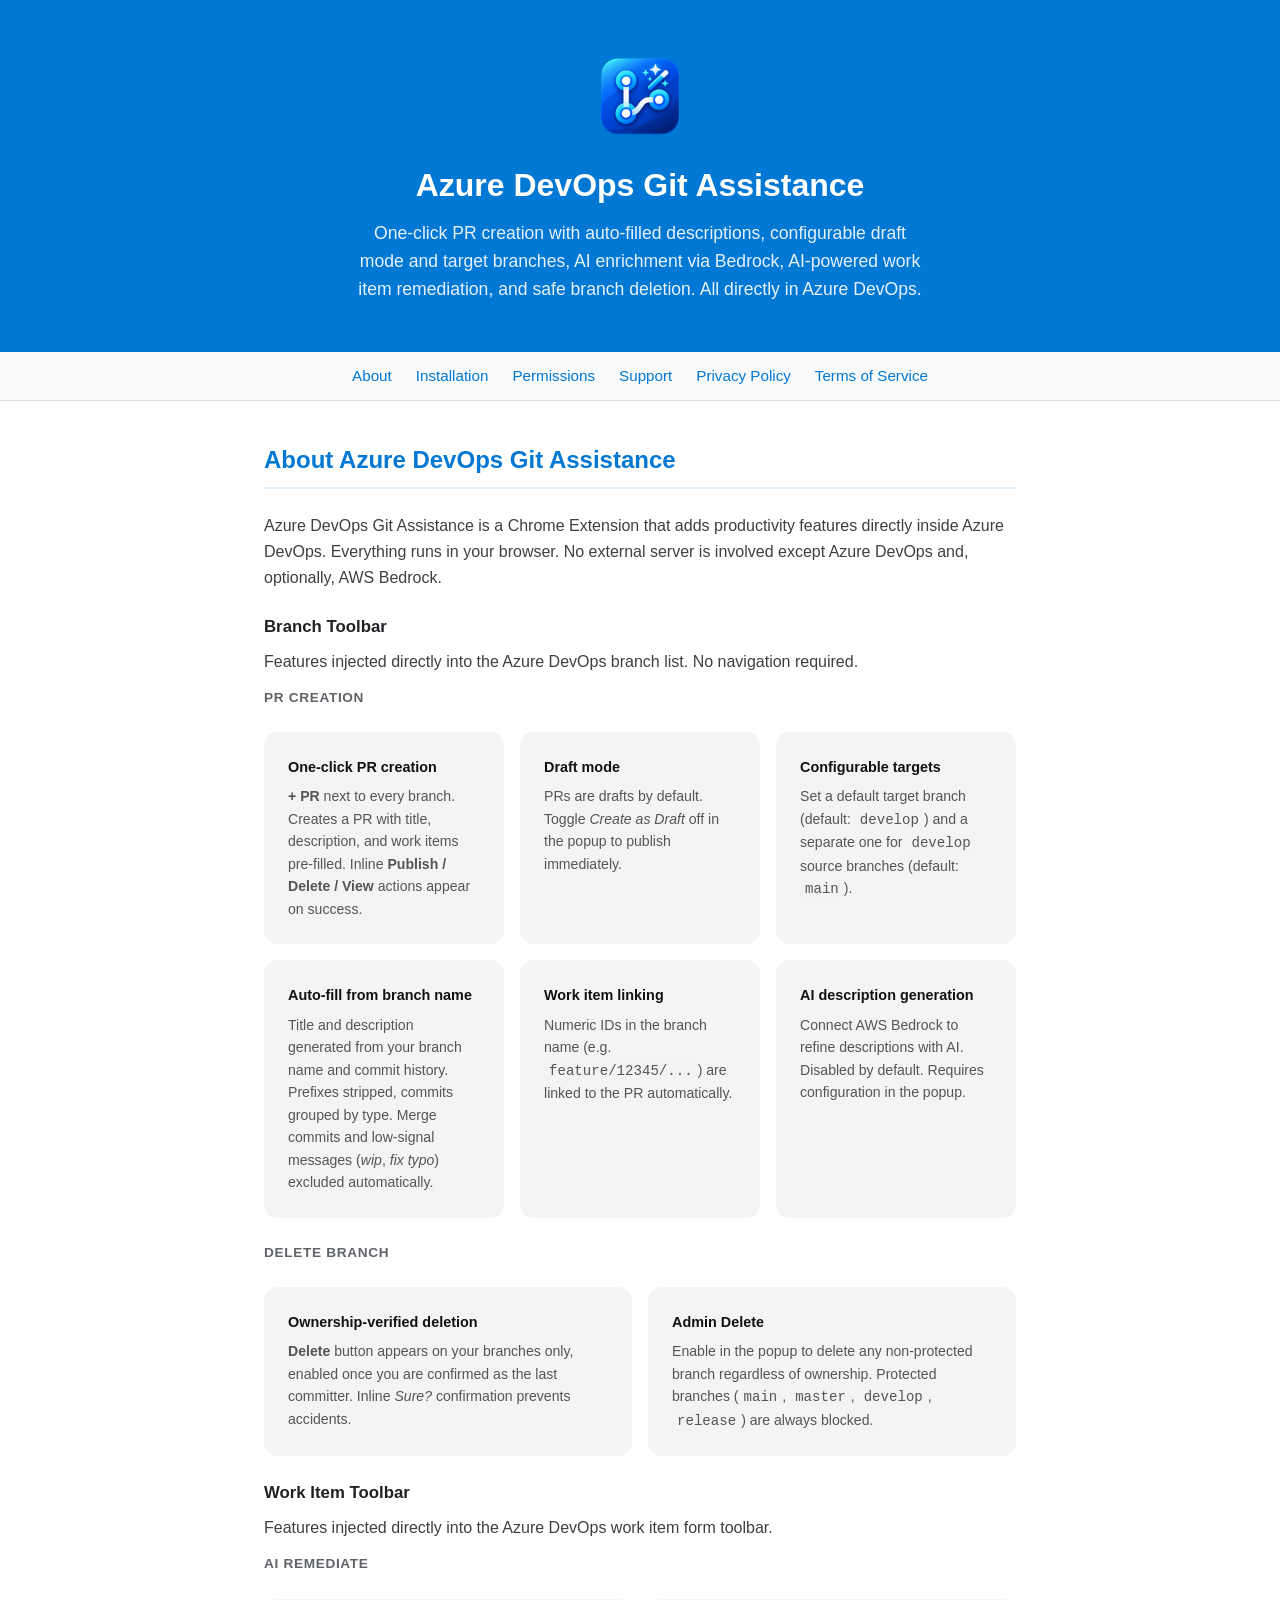
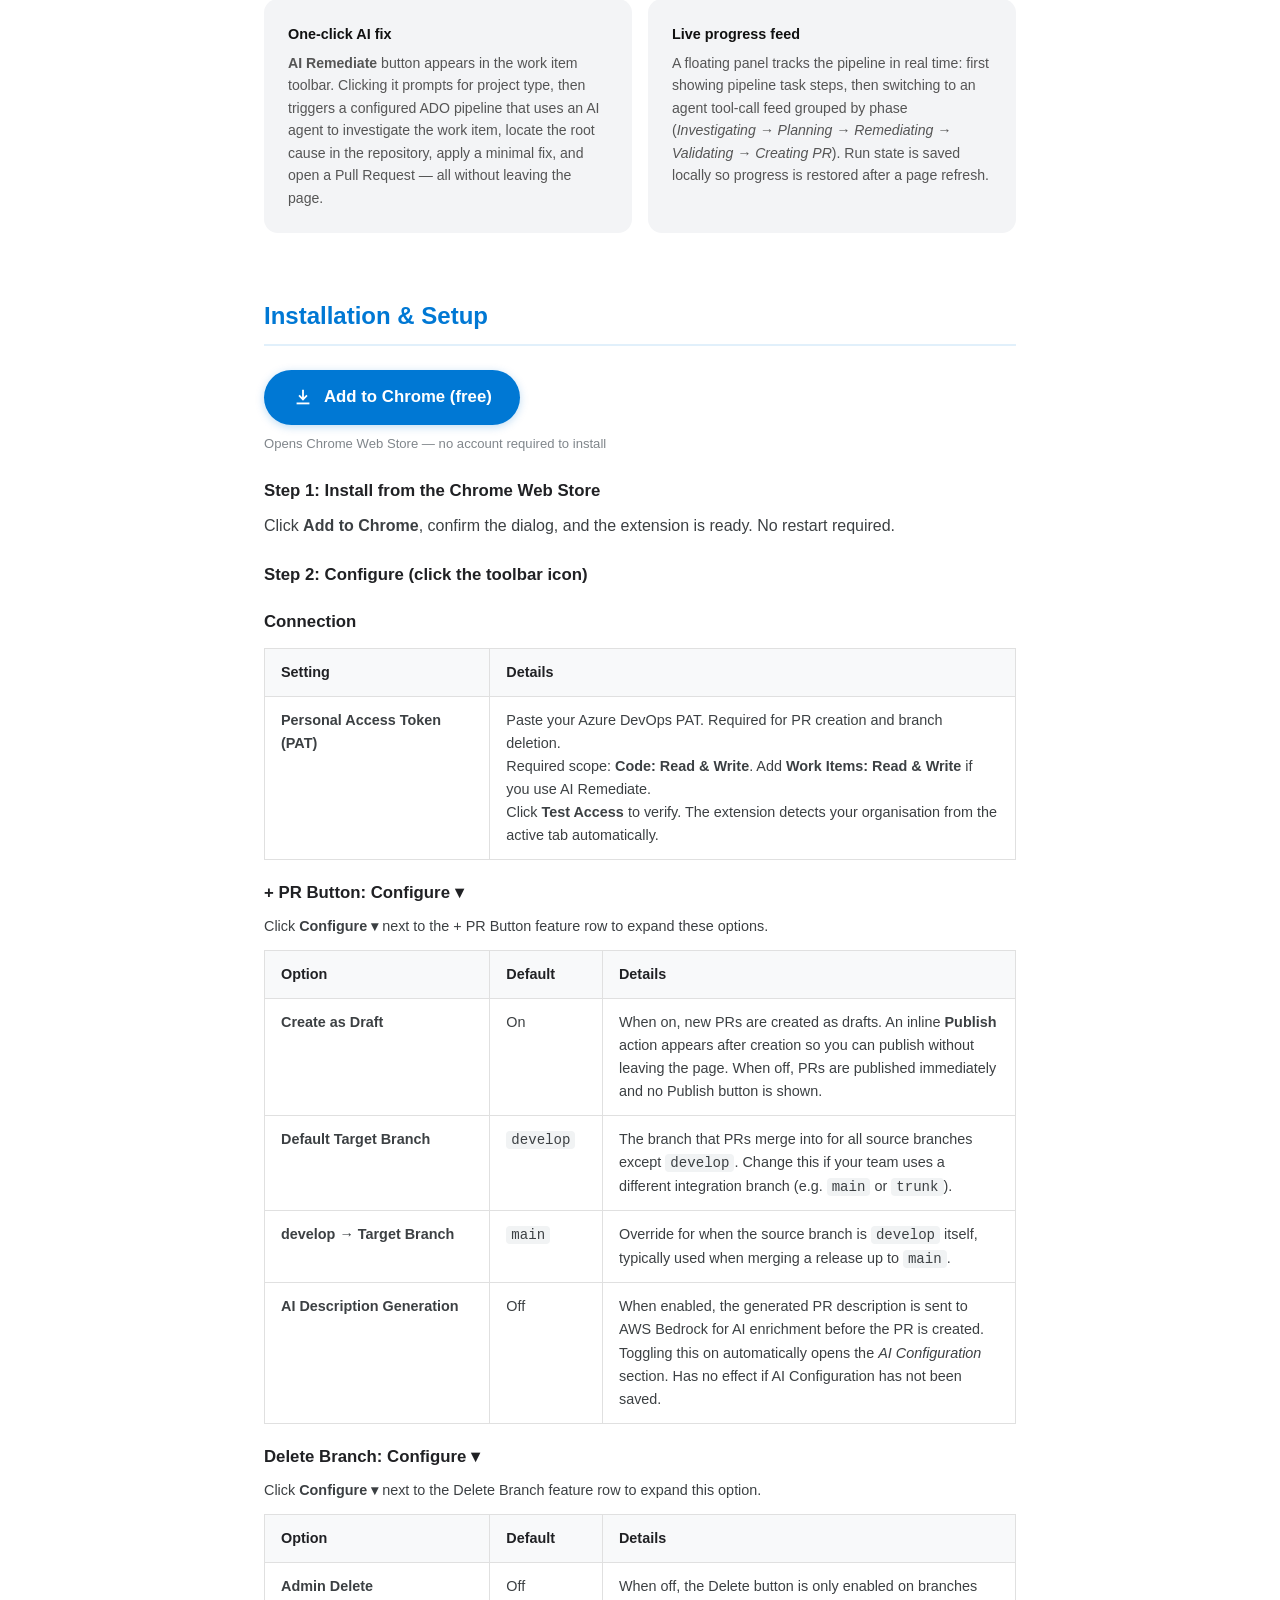
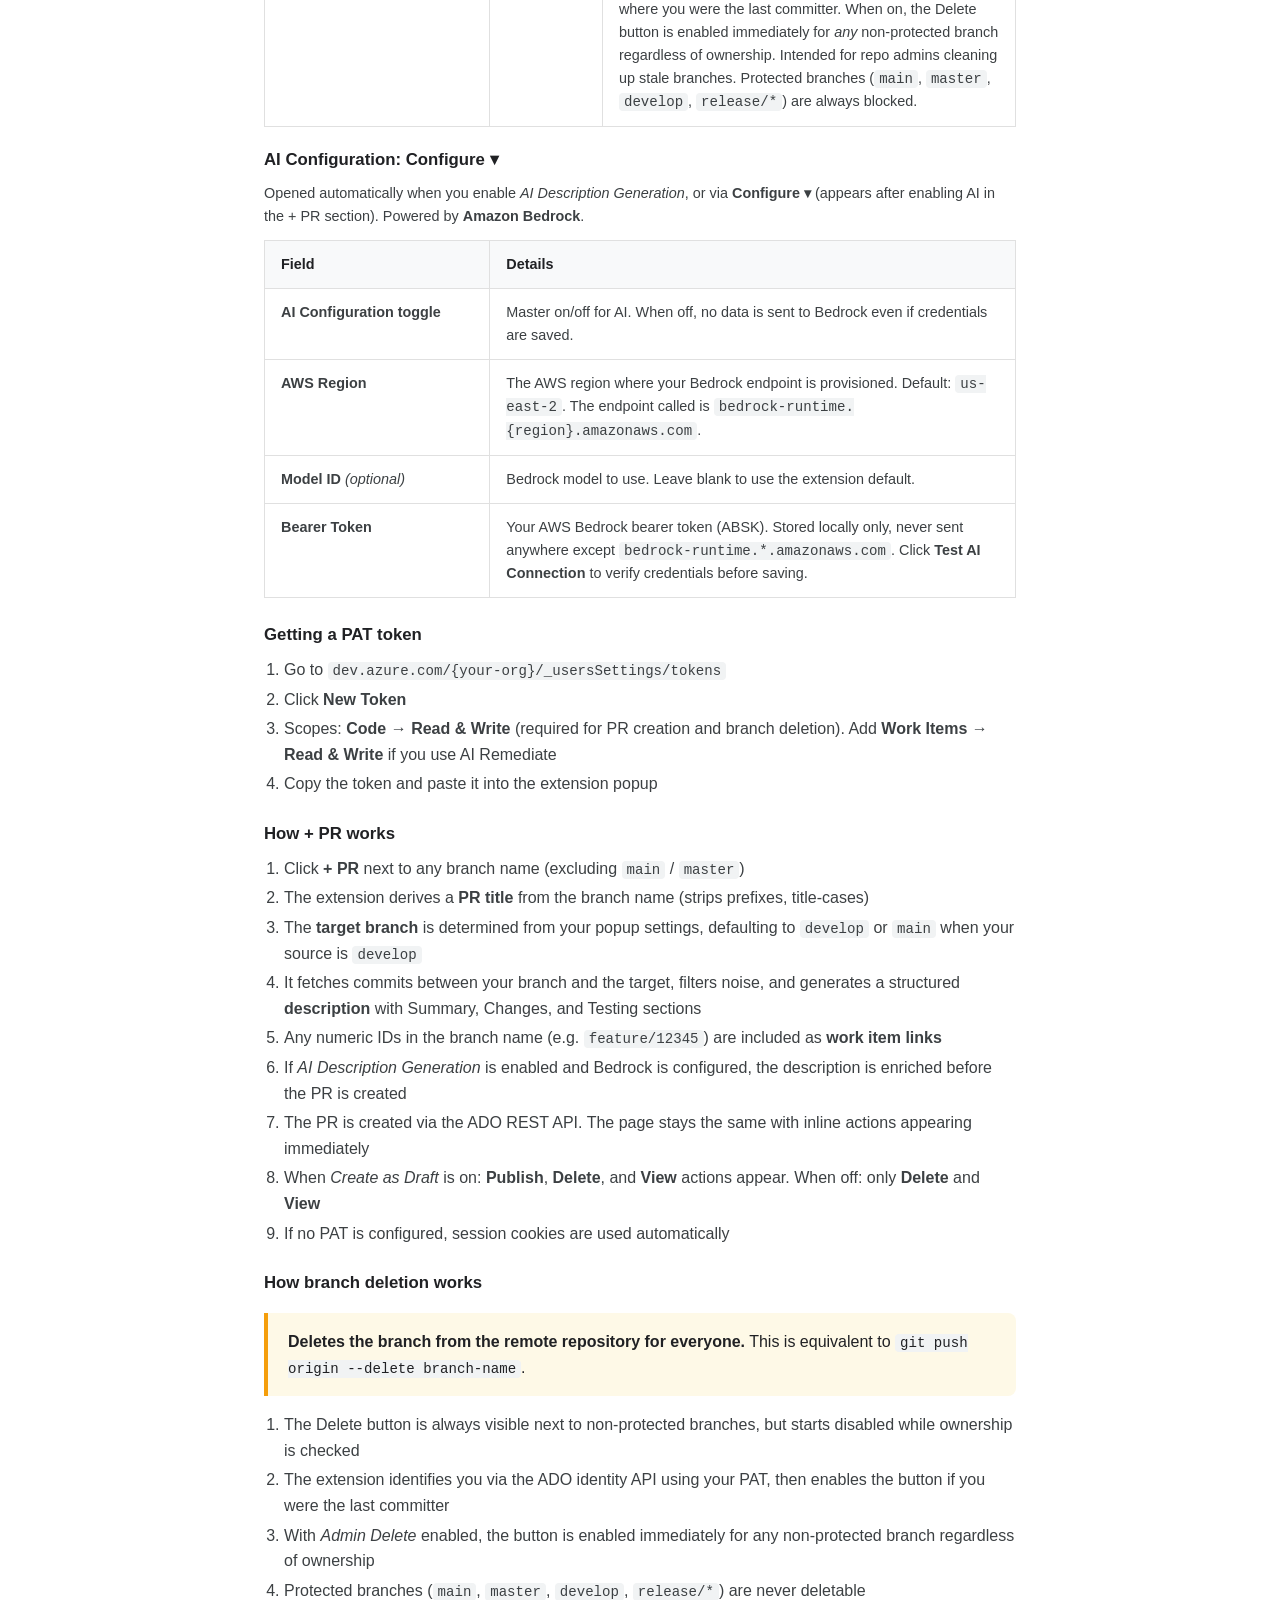
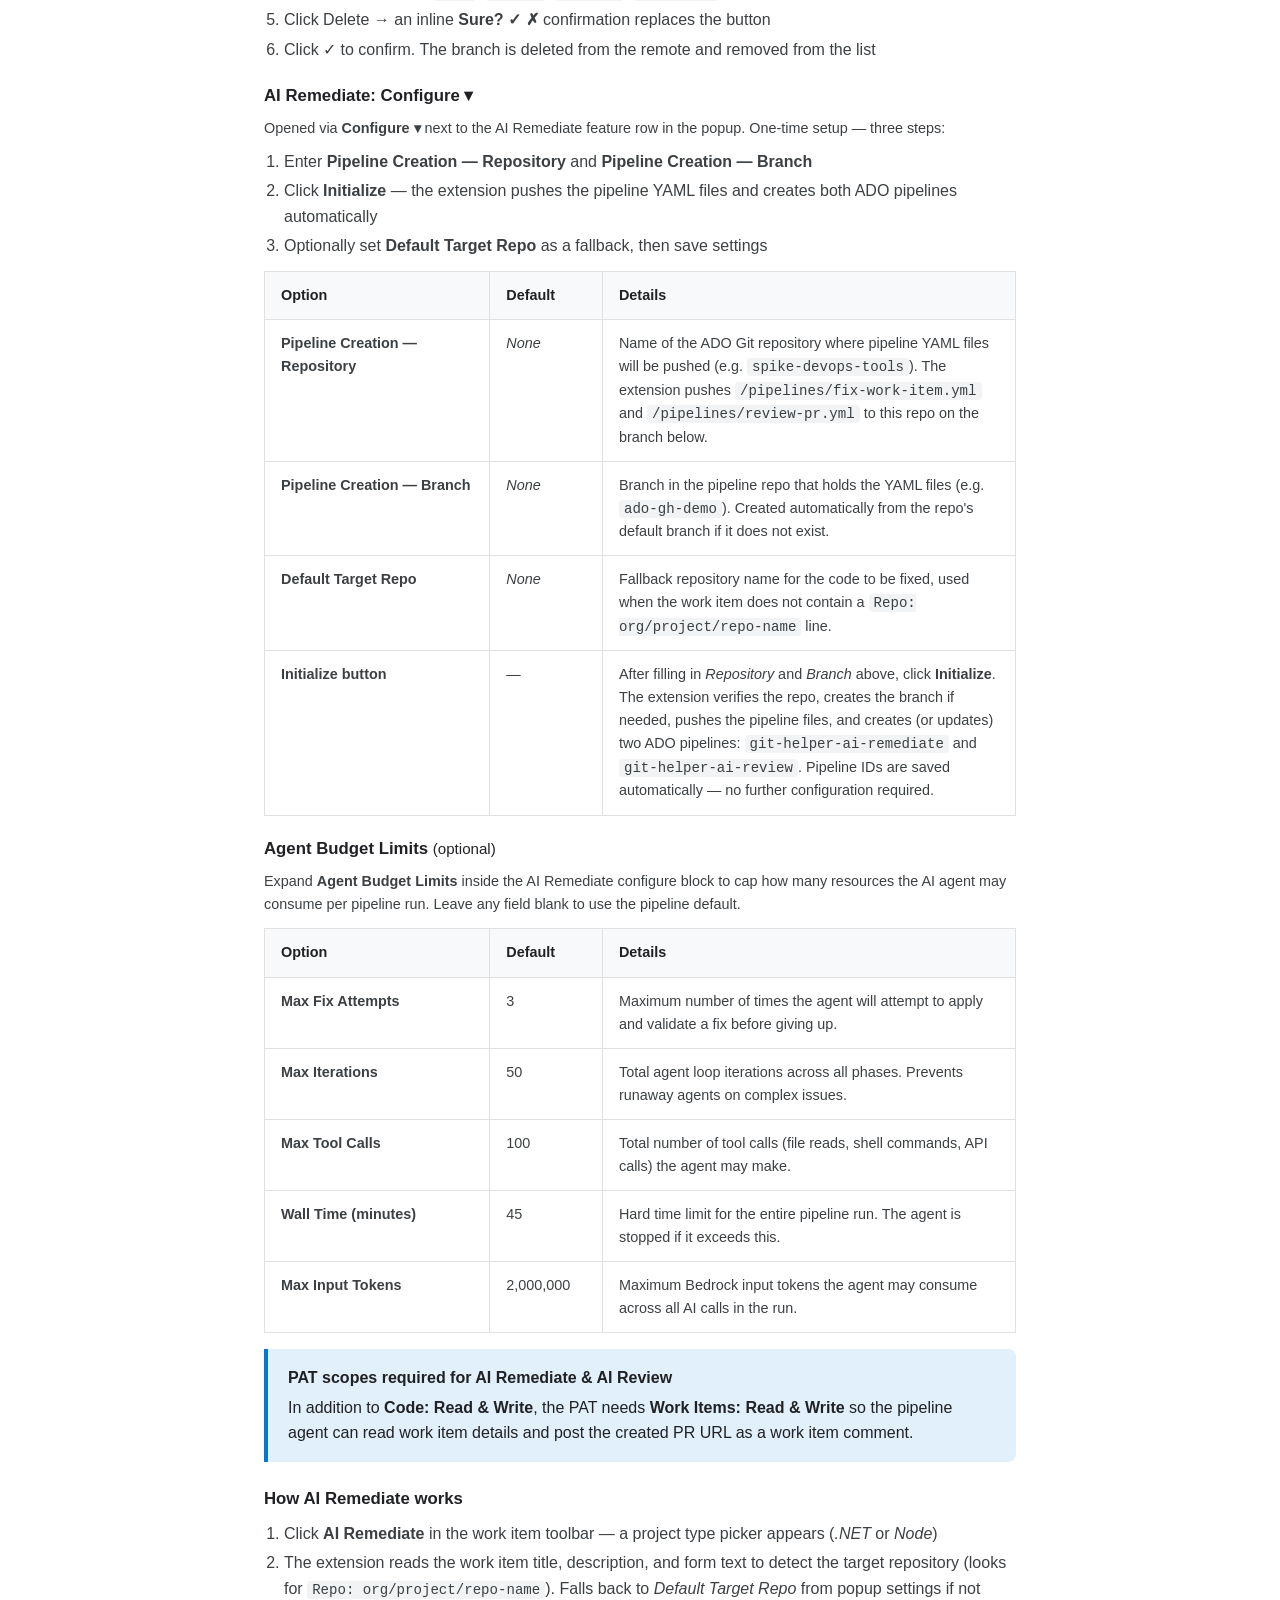
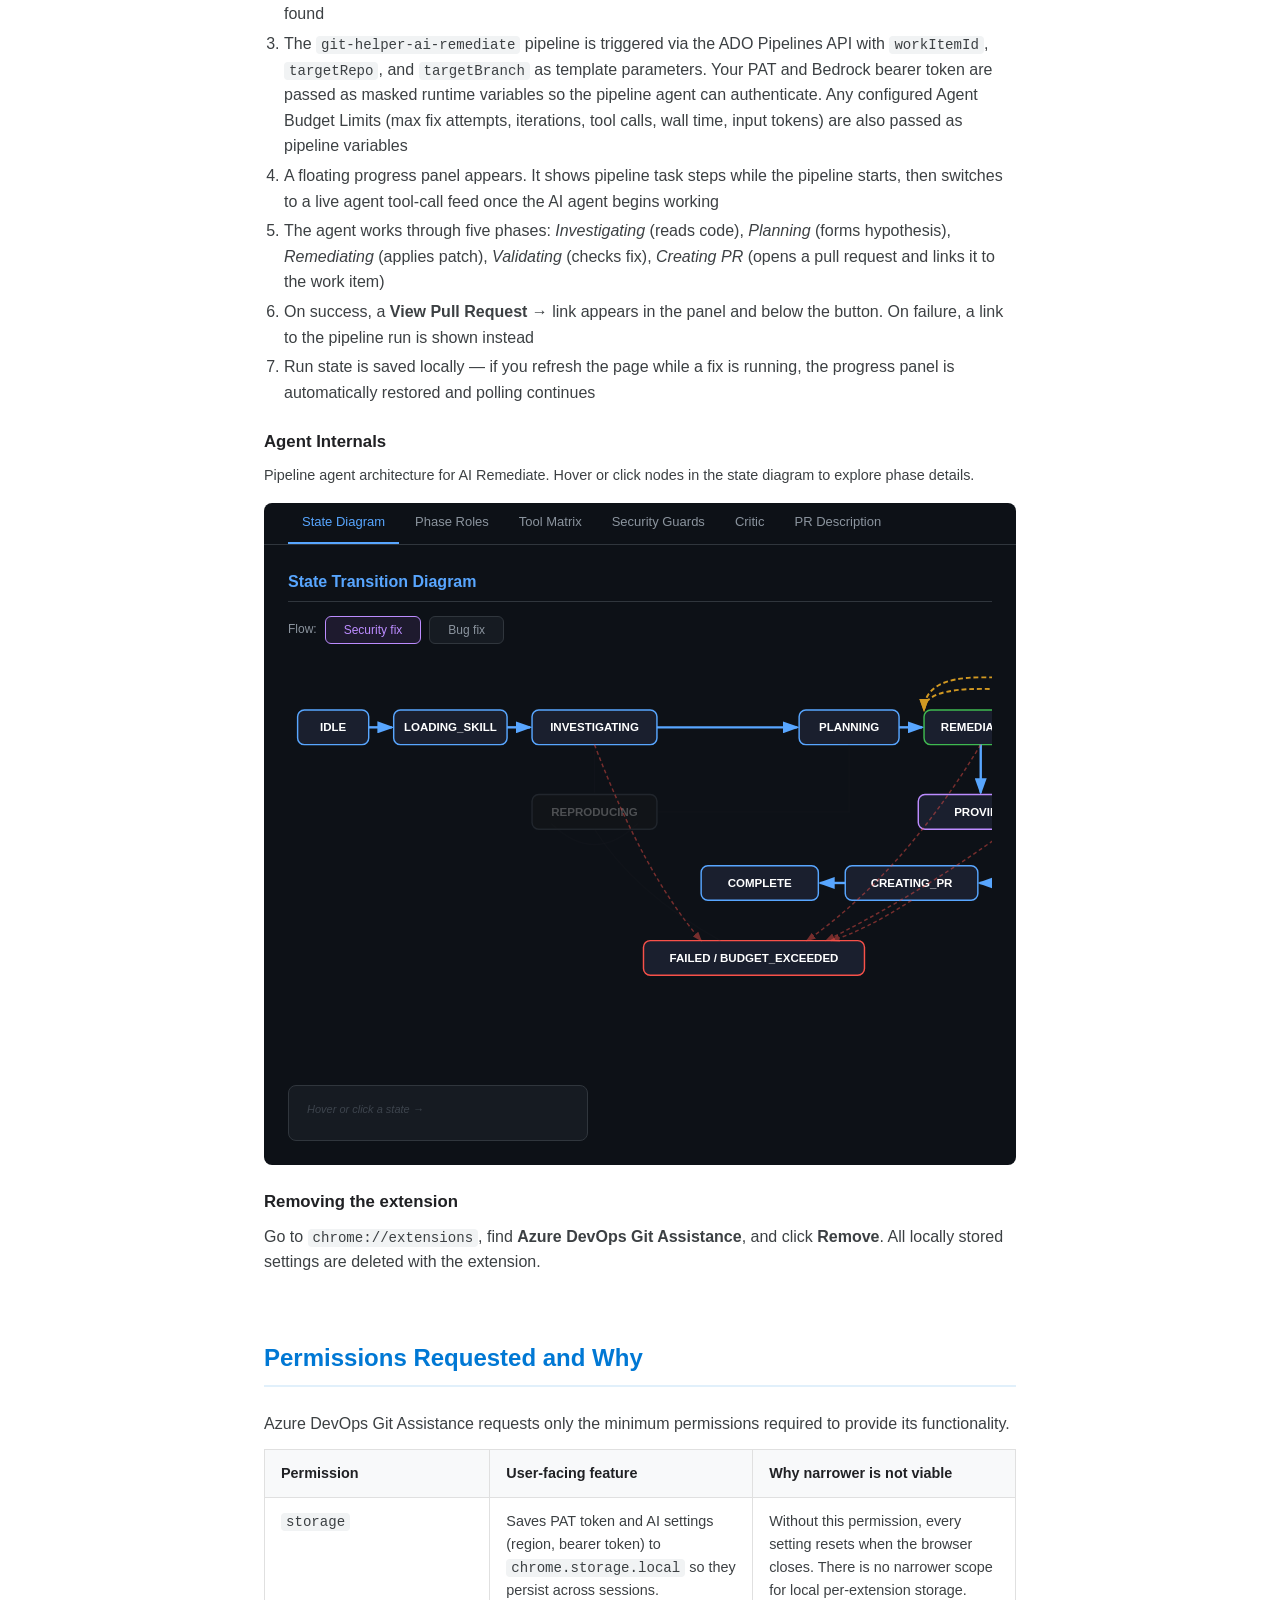
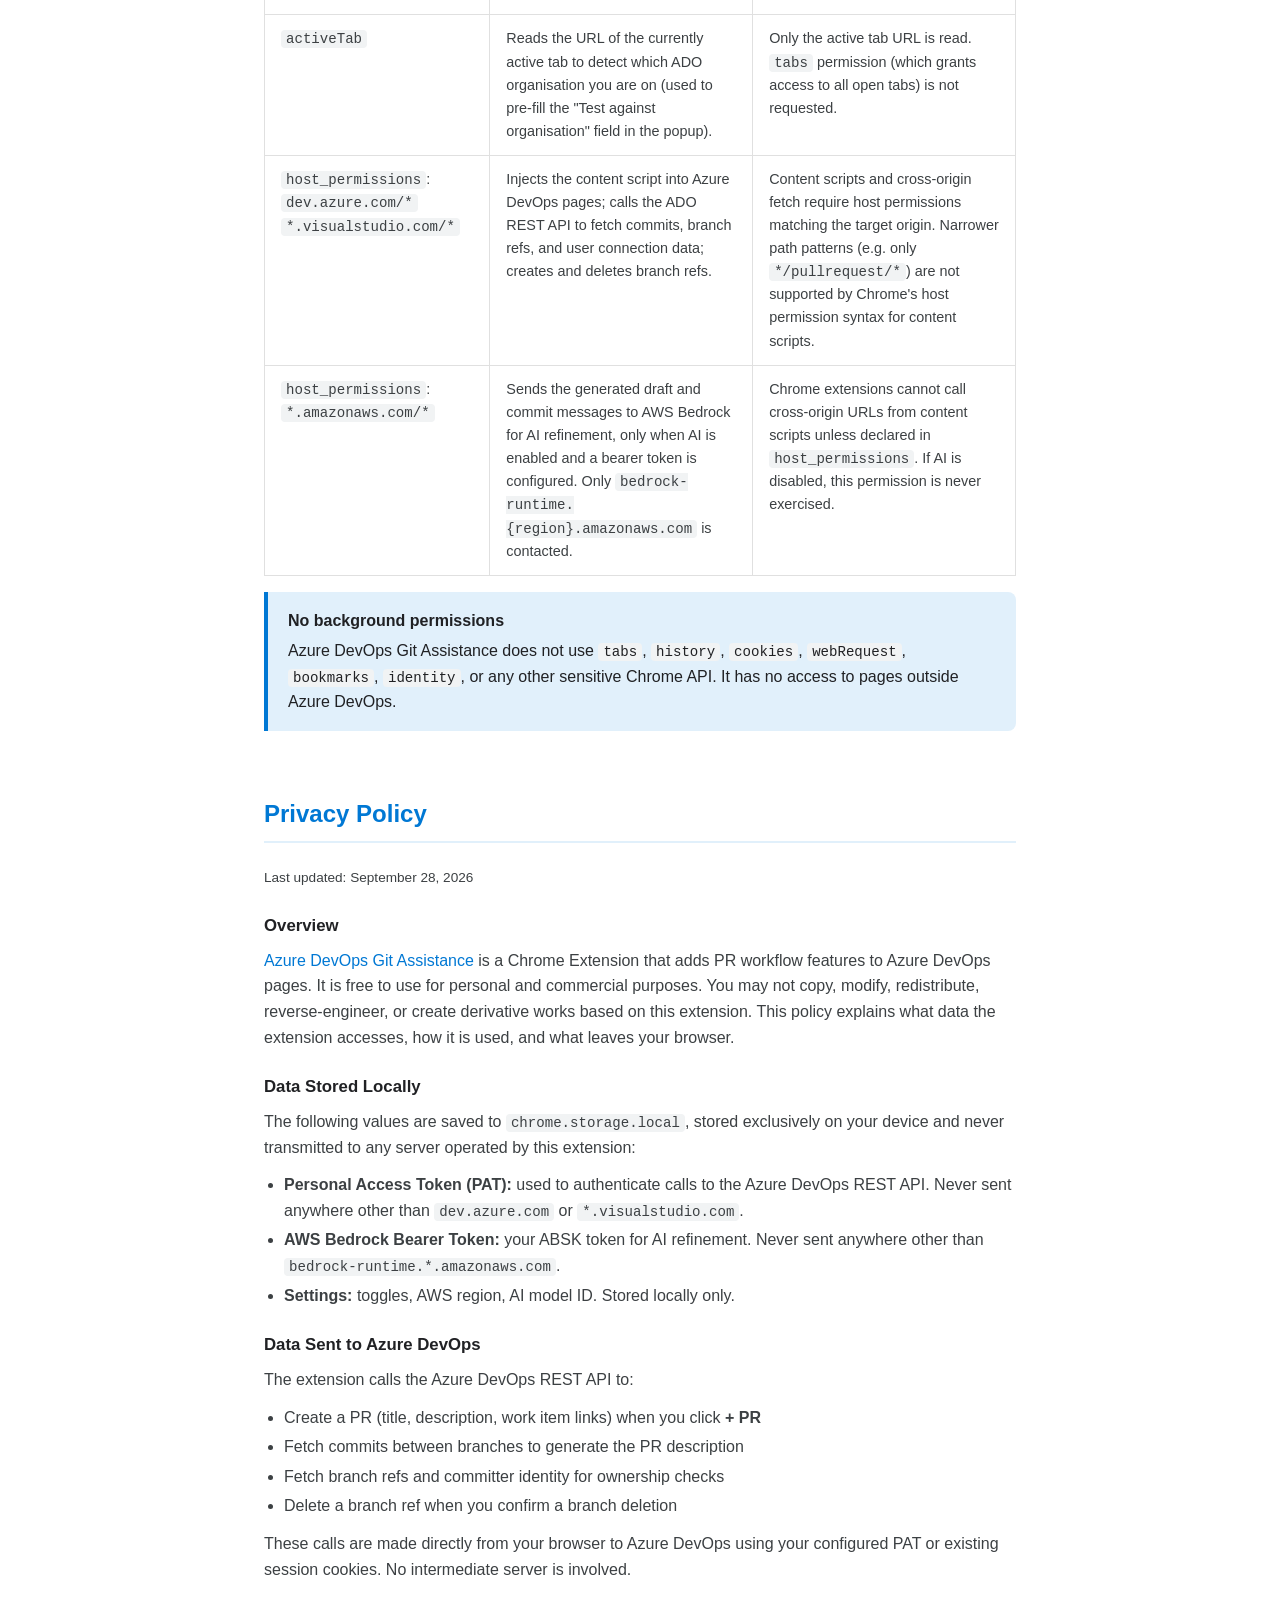
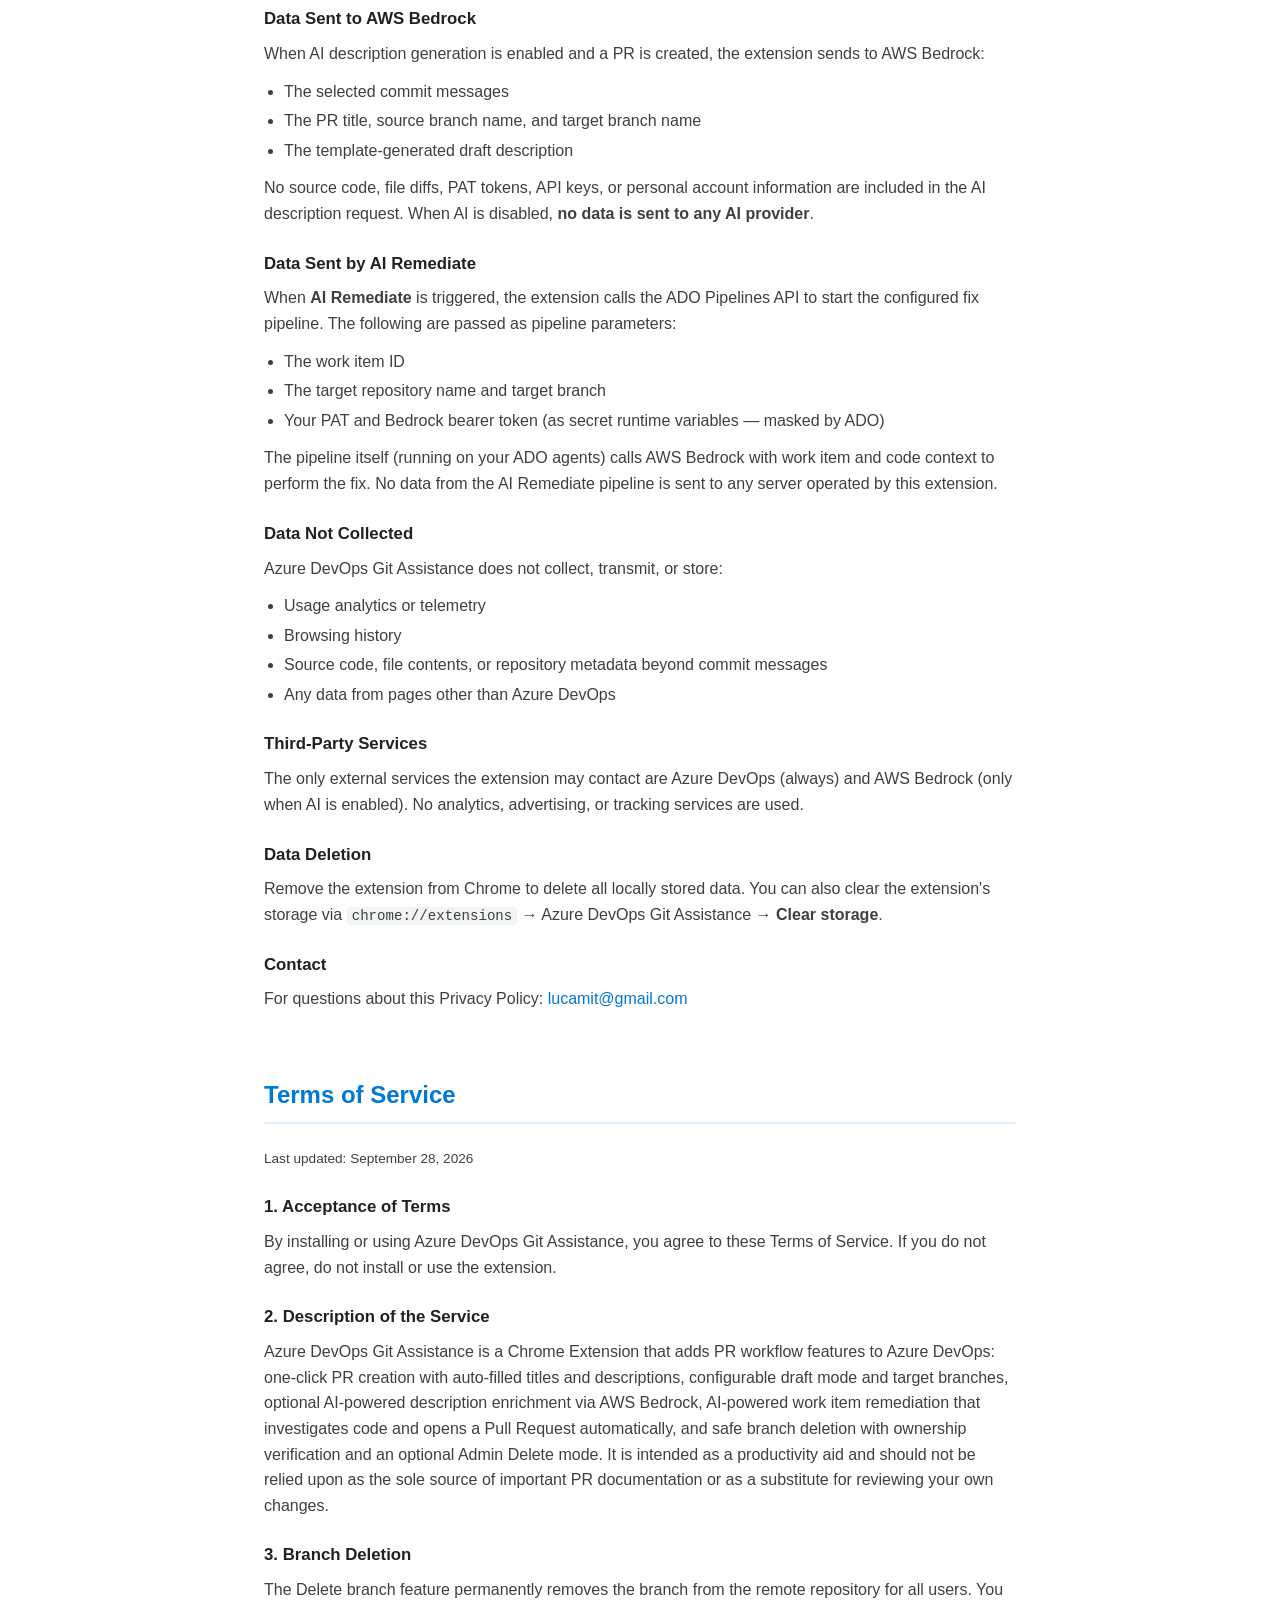
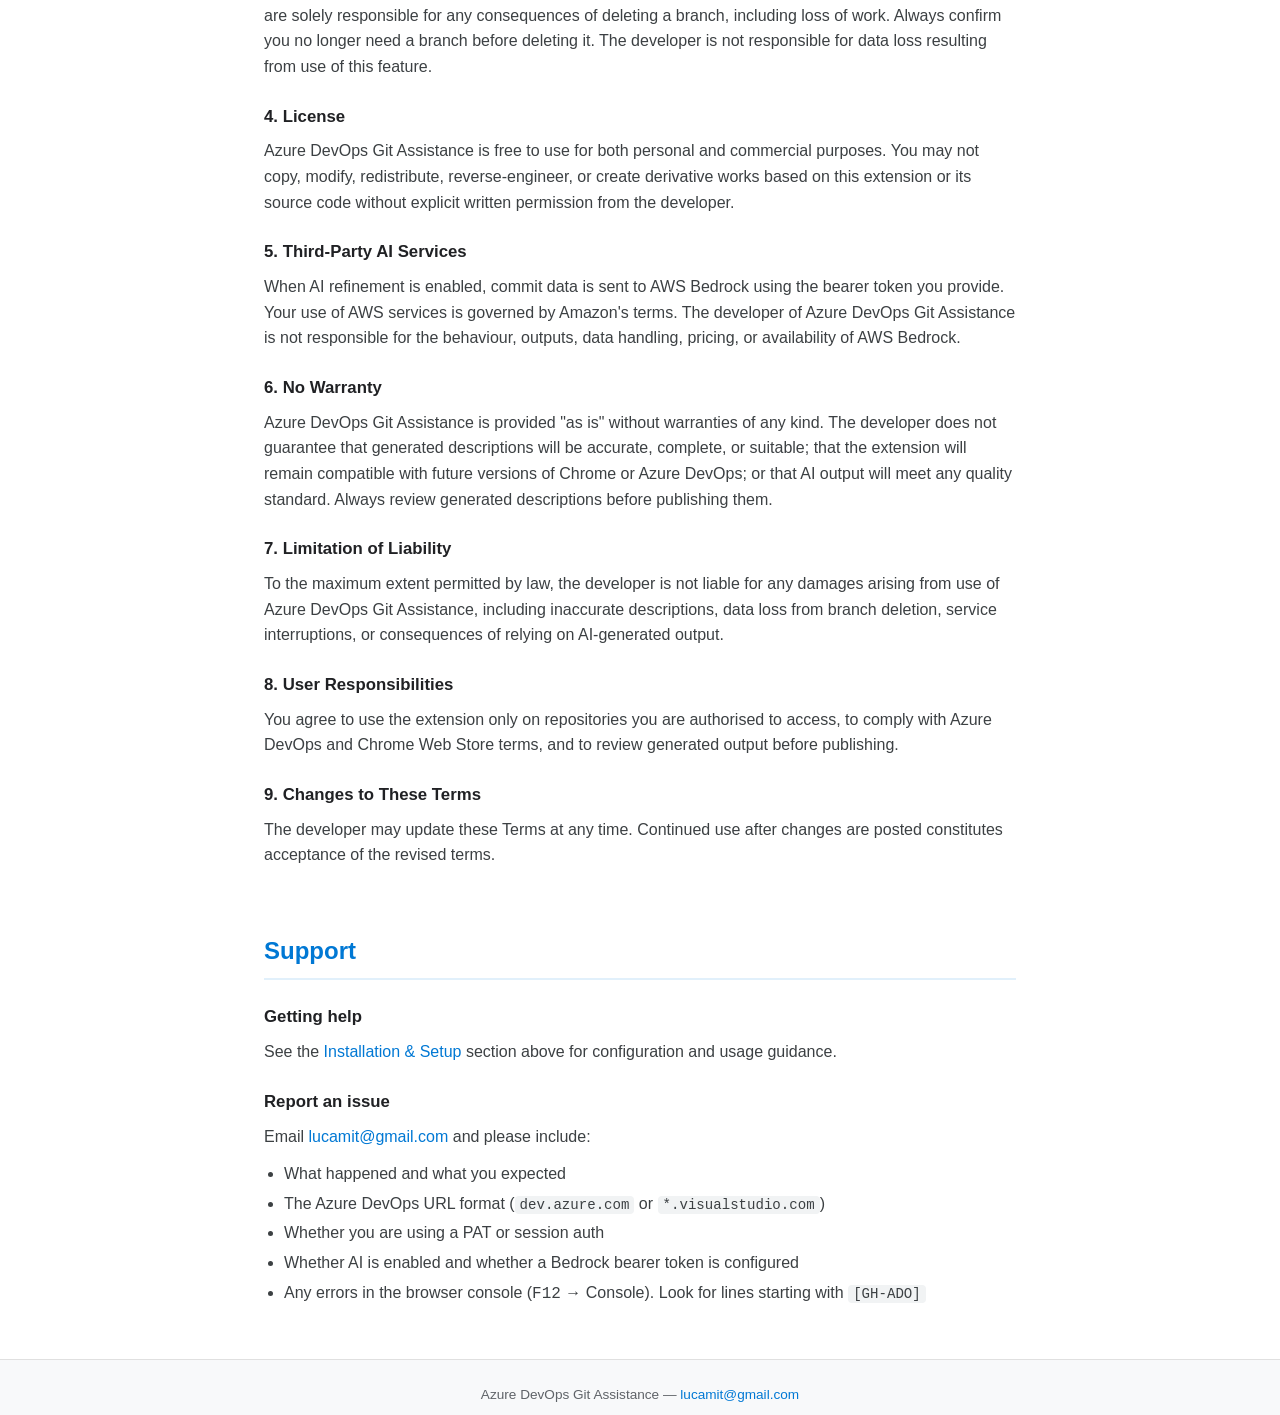
<file: apps/azure-devops-git-assistant/index.html>
<!doctype html>
<html lang="en">
  <head>
    <meta charset="UTF-8" />
    <meta name="viewport" content="width=device-width, initial-scale=1.0" />
    <title>Azure DevOps Git Assistance | Chrome Extension</title>
    <meta
      name="description"
      content="Azure DevOps Git Assistance is a Chrome extension that auto-fills PR titles and descriptions, adds one-click PR creation, AI-powered work item remediation, and enables safe branch deletion directly in Azure DevOps."
    />
    <meta name="robots" content="index, follow" />
    <link rel="canonical" href="https://apps.agaur.dev/apps/azure-devops-git-assistant/" />
    <meta name="author" content="Amit Gaur" />
    <link rel="icon" type="image/png" href="icons/icon128.png" />
    <link rel="sitemap" type="application/xml" title="Sitemap" href="/sitemap.xml" />
    <meta property="og:type" content="website" />
    <meta property="og:url" content="https://apps.agaur.dev/apps/azure-devops-git-assistant/" />
    <meta property="og:title" content="Azure DevOps Git Assistance | Chrome Extension" />
    <meta
      property="og:description"
      content="Azure DevOps Git Assistance is a Chrome extension that auto-fills PR titles and descriptions, adds one-click PR creation, AI-powered work item remediation, and enables safe branch deletion directly in Azure DevOps."
    />
    <meta
      property="og:image"
      content="https://apps.agaur.dev/apps/azure-devops-git-assistant/icons/icon128.png"
    />
    <meta name="twitter:card" content="summary" />
    <meta name="twitter:title" content="Azure DevOps Git Assistance | Chrome Extension" />
    <meta
      name="twitter:description"
      content="Azure DevOps Git Assistance is a Chrome extension that auto-fills PR titles and descriptions, adds one-click PR creation, AI-powered work item remediation, and enables safe branch deletion directly in Azure DevOps."
    />
    <meta
      name="twitter:image"
      content="https://apps.agaur.dev/apps/azure-devops-git-assistant/icons/icon128.png"
    />
    <meta property="og:locale" content="en_US" />
    <meta property="og:site_name" content="Apps by Amit Gaur" />
    <script type="application/ld+json">
      {
        "@context": "https://schema.org",
        "@type": "SoftwareApplication",
        "name": "Azure DevOps Git Assistance",
        "description": "Azure DevOps Git Assistance is a Chrome extension that auto-fills PR titles and descriptions, adds one-click PR creation, AI-powered work item remediation, and enables safe branch deletion directly in Azure DevOps.",
        "operatingSystem": "Chrome",
        "applicationCategory": "DeveloperApplication",
        "offers": {
          "@type": "Offer",
          "price": "0",
          "priceCurrency": "USD"
        },
        "url": "https://chromewebstore.google.com/detail/git-helper-for-azure-devo/omofjglfgagfphekfdofojdknlibfoii",
        "image": "https://apps.agaur.dev/apps/azure-devops-git-assistant/icons/icon128.png"
      }
    </script>
    <script type="application/ld+json">
      {
        "@context": "https://schema.org",
        "@type": "BreadcrumbList",
        "itemListElement": [
          { "@type": "ListItem", "position": 1, "name": "Home", "item": "https://apps.agaur.dev/" },
          {
            "@type": "ListItem",
            "position": 2,
            "name": "Apps",
            "item": "https://apps.agaur.dev/apps/"
          },
          {
            "@type": "ListItem",
            "position": 3,
            "name": "Azure DevOps Git Assistance",
            "item": "https://apps.agaur.dev/apps/azure-devops-git-assistant/"
          }
        ]
      }
    </script>
    <link rel="stylesheet" href="../common.css" />
    <link rel="stylesheet" href="style.css" />
  </head>
  <body class="app-page">
    <header>
      <img src="icons/icon128.png" alt="Azure DevOps Git Assistance icon" />
      <h1>Azure DevOps Git Assistance</h1>
      <p>
        One-click PR creation with auto-filled descriptions, configurable draft mode and target
        branches, AI enrichment via Bedrock, AI-powered work item remediation, and safe branch
        deletion. All directly in Azure DevOps.
      </p>
    </header>

    <nav>
      <!-- <a href="/apps/">← All Apps</a> -->
      <a href="#about">About</a>
      <a href="#installation">Installation</a>
      <a href="#permissions">Permissions</a>
      <a href="#support">Support</a>
      <a href="#privacy-policy">Privacy Policy</a>
      <a href="#terms-of-service">Terms of Service</a>
    </nav>

    <div class="container">
      <!-- ABOUT -->
      <section id="about" class="section">
        <h2>About Azure DevOps Git Assistance</h2>
        <p>
          Azure DevOps Git Assistance is a Chrome Extension that adds productivity features directly inside Azure
          DevOps. Everything runs in your browser. No external server is involved except Azure
          DevOps and, optionally, AWS Bedrock.
        </p>

        <h3>Branch Toolbar</h3>
        <p>Features injected directly into the Azure DevOps branch list. No navigation required.</p>

        <p class="feature-label">PR Creation</p>
        <div class="features">
          <div class="feature">
            <h3>One-click PR creation</h3>
            <p>
              <strong>+ PR</strong> next to every branch. Creates a PR with title, description, and
              work items pre-filled. Inline <strong>Publish / Delete / View</strong> actions appear
              on success.
            </p>
          </div>
          <div class="feature">
            <h3>Draft mode</h3>
            <p>
              PRs are drafts by default. Toggle <em>Create as Draft</em> off in the popup to publish
              immediately.
            </p>
          </div>
          <div class="feature">
            <h3>Configurable targets</h3>
            <p>
              Set a default target branch (default: <code>develop</code>) and a separate one for
              <code>develop</code> source branches (default: <code>main</code>).
            </p>
          </div>
          <div class="feature">
            <h3>Auto-fill from branch name</h3>
            <p>
              Title and description generated from your branch name and commit history. Prefixes
              stripped, commits grouped by type. Merge commits and low-signal messages
              (<em>wip</em>, <em>fix typo</em>) excluded automatically.
            </p>
          </div>
          <div class="feature">
            <h3>Work item linking</h3>
            <p>
              Numeric IDs in the branch name (e.g. <code>feature/12345/...</code>) are linked to the
              PR automatically.
            </p>
          </div>
          <div class="feature">
            <h3>AI description generation</h3>
            <p>
              Connect AWS Bedrock to refine descriptions with AI. Disabled by default. Requires
              configuration in the popup.
            </p>
          </div>
        </div>

        <p class="feature-label feature-label-spaced">Delete branch</p>
        <div class="features features-2">
          <div class="feature">
            <h3>Ownership-verified deletion</h3>
            <p>
              <strong>Delete</strong> button appears on your branches only, enabled once you are
              confirmed as the last committer. Inline <em>Sure?</em> confirmation prevents
              accidents.
            </p>
          </div>
          <div class="feature">
            <h3>Admin Delete</h3>
            <p>
              Enable in the popup to delete any non-protected branch regardless of ownership.
              Protected branches (<code>main</code>, <code>master</code>, <code>develop</code>,
              <code>release</code>) are always blocked.
            </p>
          </div>
        </div>

        <h3>Work Item Toolbar</h3>
        <p>Features injected directly into the Azure DevOps work item form toolbar.</p>

        <p class="feature-label">AI Remediate</p>
        <div class="features features-2">
          <div class="feature">
            <h3>One-click AI fix</h3>
            <p>
              <strong>AI Remediate</strong> button appears in the work item toolbar. Clicking it
              prompts for project type, then triggers a configured ADO pipeline that uses an AI
              agent to investigate the work item, locate the root cause in the repository, apply
              a minimal fix, and open a Pull Request — all without leaving the page.
            </p>
          </div>
          <div class="feature">
            <h3>Live progress feed</h3>
            <p>
              A floating panel tracks the pipeline in real time: first showing pipeline task
              steps, then switching to an agent tool-call feed grouped by phase
              (<em>Investigating &rarr; Planning &rarr; Remediating &rarr; Validating &rarr;
              Creating PR</em>). Run state is saved locally so progress is restored after a
              page refresh.
            </p>
          </div>
        </div>

      </section>

      <!-- INSTALLATION -->
      <section id="installation" class="section">
        <h2>Installation &amp; Setup</h2>

        <a
          class="install-button"
          href="https://chromewebstore.google.com/detail/git-helper-for-azure-devo/omofjglfgagfphekfdofojdknlibfoii"
          target="_blank"
          rel="noopener noreferrer"
        >
          <svg
            width="22"
            height="22"
            viewBox="0 0 24 24"
            fill="none"
            xmlns="http://www.w3.org/2000/svg"
            aria-hidden="true"
          >
            <path
              d="M12 16L7 11l1.4-1.45 2.6 2.6V4h2v8.15l2.6-2.6L17 11l-5 5z"
              fill="currentColor"
            />
            <path d="M5 20v-2h14v2H5z" fill="currentColor" />
          </svg>
          Add to Chrome (free)
        </a>
        <p class="install-note">Opens Chrome Web Store &mdash; no account required to install</p>

        <h3>Step 1: Install from the Chrome Web Store</h3>
        <p>
          Click <strong>Add to Chrome</strong>, confirm the dialog, and the extension is ready. No
          restart required.
        </p>

        <h3>Step 2: Configure (click the toolbar icon)</h3>

        <h3 class="settings-heading">Connection</h3>
        <table>
          <thead>
            <tr>
              <th>Setting</th>
              <th>Details</th>
            </tr>
          </thead>
          <tbody>
            <tr>
              <td><strong>Personal Access Token (PAT)</strong></td>
              <td>
                Paste your Azure DevOps PAT. Required for PR creation and branch deletion.<br />
                Required scope: <strong>Code: Read &amp; Write</strong>. Add
                <strong>Work Items: Read &amp; Write</strong> if you use AI Remediate.<br />
                Click <strong>Test Access</strong> to verify. The extension detects your
                organisation from the active tab automatically.
              </td>
            </tr>
          </tbody>
        </table>

        <h3 class="settings-heading">+ PR Button: Configure ▾</h3>
        <p class="settings-description">
          Click <strong>Configure ▾</strong> next to the + PR Button feature row to expand these
          options.
        </p>
        <table class="options-table">
          <thead>
            <tr>
              <th>Option</th>
              <th>Default</th>
              <th>Details</th>
            </tr>
          </thead>
          <tbody>
            <tr>
              <td><strong>Create as Draft</strong></td>
              <td>On</td>
              <td>
                When on, new PRs are created as drafts. An inline <strong>Publish</strong> action
                appears after creation so you can publish without leaving the page. When off, PRs
                are published immediately and no Publish button is shown.
              </td>
            </tr>
            <tr>
              <td><strong>Default Target Branch</strong></td>
              <td><code>develop</code></td>
              <td>
                The branch that PRs merge into for all source branches except <code>develop</code>.
                Change this if your team uses a different integration branch (e.g.
                <code>main</code> or <code>trunk</code>).
              </td>
            </tr>
            <tr>
              <td><strong>develop → Target Branch</strong></td>
              <td><code>main</code></td>
              <td>
                Override for when the source branch is <code>develop</code> itself, typically used
                when merging a release up to <code>main</code>.
              </td>
            </tr>
            <tr>
              <td><strong>AI Description Generation</strong></td>
              <td>Off</td>
              <td>
                When enabled, the generated PR description is sent to AWS Bedrock for AI enrichment
                before the PR is created. Toggling this on automatically opens the
                <em>AI Configuration</em> section. Has no effect if AI Configuration has not been
                saved.
              </td>
            </tr>
          </tbody>
        </table>

        <h3 class="settings-heading">Delete Branch: Configure ▾</h3>
        <p class="settings-description">
          Click <strong>Configure ▾</strong> next to the Delete Branch feature row to expand this
          option.
        </p>
        <table class="options-table">
          <thead>
            <tr>
              <th>Option</th>
              <th>Default</th>
              <th>Details</th>
            </tr>
          </thead>
          <tbody>
            <tr>
              <td><strong>Admin Delete</strong></td>
              <td>Off</td>
              <td>
                When off, the Delete button is only enabled on branches where you were the last
                committer. When on, the Delete button is enabled immediately for
                <em>any</em> non-protected branch regardless of ownership. Intended for repo admins
                cleaning up stale branches. Protected branches (<code>main</code>,
                <code>master</code>, <code>develop</code>, <code>release/*</code>) are always
                blocked.
              </td>
            </tr>
          </tbody>
        </table>

        <h3 class="settings-heading">AI Configuration: Configure ▾</h3>
        <p class="settings-description">
          Opened automatically when you enable <em>AI Description Generation</em>, or via
          <strong>Configure ▾</strong> (appears after enabling AI in the + PR section). Powered by
          <strong>Amazon Bedrock</strong>.
        </p>
        <table>
          <thead>
            <tr>
              <th>Field</th>
              <th>Details</th>
            </tr>
          </thead>
          <tbody>
            <tr>
              <td><strong>AI Configuration toggle</strong></td>
              <td>
                Master on/off for AI. When off, no data is sent to Bedrock even if credentials are
                saved.
              </td>
            </tr>
            <tr>
              <td><strong>AWS Region</strong></td>
              <td>
                The AWS region where your Bedrock endpoint is provisioned. Default:
                <code>us-east-2</code>. The endpoint called is
                <code>bedrock-runtime.{region}.amazonaws.com</code>.
              </td>
            </tr>
            <tr>
              <td><strong>Model ID</strong> <em>(optional)</em></td>
              <td>
                Bedrock model to use. Leave blank to use the extension default.
              </td>
            </tr>
            <tr>
              <td><strong>Bearer Token</strong></td>
              <td>
                Your AWS Bedrock bearer token (ABSK). Stored locally only, never sent anywhere
                except <code>bedrock-runtime.*.amazonaws.com</code>. Click
                <strong>Test AI Connection</strong> to verify credentials before saving.
              </td>
            </tr>
          </tbody>
        </table>

        <h3>Getting a PAT token</h3>
        <ol>
          <li>Go to <code>dev.azure.com/{your-org}/_usersSettings/tokens</code></li>
          <li>Click <strong>New Token</strong></li>
          <li>
            Scopes: <strong>Code → Read &amp; Write</strong> (required for PR creation and
            branch deletion). Add <strong>Work Items → Read &amp; Write</strong> if you use
            AI Remediate
          </li>
          <li>Copy the token and paste it into the extension popup</li>
        </ol>

        <h3>How + PR works</h3>
        <ol>
          <li>
            Click <strong>+ PR</strong> next to any branch name (excluding <code>main</code> /
            <code>master</code>)
          </li>
          <li>
            The extension derives a <strong>PR title</strong> from the branch name (strips prefixes,
            title-cases)
          </li>
          <li>
            The <strong>target branch</strong> is determined from your popup settings, defaulting to
            <code>develop</code> or <code>main</code> when your source is <code>develop</code>
          </li>
          <li>
            It fetches commits between your branch and the target, filters noise, and generates a
            structured <strong>description</strong> with Summary, Changes, and Testing sections
          </li>
          <li>
            Any numeric IDs in the branch name (e.g. <code>feature/12345</code>) are included as
            <strong>work item links</strong>
          </li>
          <li>
            If <em>AI Description Generation</em> is enabled and Bedrock is configured, the
            description is enriched before the PR is created
          </li>
          <li>
            The PR is created via the ADO REST API. The page stays the same with inline actions
            appearing immediately
          </li>
          <li>
            When <em>Create as Draft</em> is on: <strong>Publish</strong>, <strong>Delete</strong>,
            and <strong>View</strong> actions appear. When off: only <strong>Delete</strong> and
            <strong>View</strong>
          </li>
          <li>If no PAT is configured, session cookies are used automatically</li>
        </ol>

        <h3>How branch deletion works</h3>
        <div class="warning">
          <strong>Deletes the branch from the remote repository for everyone.</strong>
          This is equivalent to <code>git push origin --delete branch-name</code>.
        </div>
        <ol>
          <li>
            The Delete button is always visible next to non-protected branches, but starts disabled
            while ownership is checked
          </li>
          <li>
            The extension identifies you via the ADO identity API using your PAT, then enables the
            button if you were the last committer
          </li>
          <li>
            With <em>Admin Delete</em> enabled, the button is enabled immediately for any
            non-protected branch regardless of ownership
          </li>
          <li>
            Protected branches (<code>main</code>, <code>master</code>, <code>develop</code>,
            <code>release/*</code>) are never deletable
          </li>
          <li>
            Click Delete → an inline <strong>Sure? ✓ ✗</strong> confirmation replaces the button
          </li>
          <li>
            Click ✓ to confirm. The branch is deleted from the remote and removed from the list
          </li>
        </ol>

        <h3 class="settings-heading">AI Remediate: Configure ▾</h3>
        <p class="settings-description">
          Opened via <strong>Configure ▾</strong> next to the AI Remediate feature row in the
          popup. One-time setup — three steps:
        </p>
        <ol>
          <li>Enter <strong>Pipeline Creation — Repository</strong> and <strong>Pipeline Creation — Branch</strong></li>
          <li>Click <strong>Initialize</strong> — the extension pushes the pipeline YAML files and creates both ADO pipelines automatically</li>
          <li>Optionally set <strong>Default Target Repo</strong> as a fallback, then save settings</li>
        </ol>
        <table class="options-table">
          <thead>
            <tr>
              <th>Option</th>
              <th>Default</th>
              <th>Details</th>
            </tr>
          </thead>
          <tbody>
            <tr>
              <td><strong>Pipeline Creation — Repository</strong></td>
              <td><em>None</em></td>
              <td>
                Name of the ADO Git repository where pipeline YAML files will be pushed
                (e.g. <code>spike-devops-tools</code>). The extension pushes
                <code>/pipelines/fix-work-item.yml</code> and
                <code>/pipelines/review-pr.yml</code> to this repo on the branch below.
              </td>
            </tr>
            <tr>
              <td><strong>Pipeline Creation — Branch</strong></td>
              <td><em>None</em></td>
              <td>
                Branch in the pipeline repo that holds the YAML files
                (e.g. <code>ado-gh-demo</code>). Created automatically from the repo's
                default branch if it does not exist.
              </td>
            </tr>
            <tr>
              <td><strong>Default Target Repo</strong></td>
              <td><em>None</em></td>
              <td>
                Fallback repository name for the code to be fixed, used when the work item
                does not contain a <code>Repo: org/project/repo-name</code> line.
              </td>
            </tr>
            <tr>
              <td><strong>Initialize button</strong></td>
              <td>—</td>
              <td>
                After filling in <em>Repository</em> and <em>Branch</em> above, click
                <strong>Initialize</strong>. The extension verifies the repo, creates the
                branch if needed, pushes the pipeline files, and creates (or updates) two
                ADO pipelines: <code>git-helper-ai-remediate</code> and
                <code>git-helper-ai-review</code>. Pipeline IDs are saved automatically —
                no further configuration required.
              </td>
            </tr>
          </tbody>
        </table>

        <h3 class="settings-heading">Agent Budget Limits <em style="font-weight:400;font-style:normal;font-size:0.9em;">(optional)</em></h3>
        <p class="settings-description">
          Expand <strong>Agent Budget Limits</strong> inside the AI Remediate configure block to cap how many
          resources the AI agent may consume per pipeline run. Leave any field blank to use the pipeline default.
        </p>
        <table class="options-table">
          <thead>
            <tr>
              <th>Option</th>
              <th>Default</th>
              <th>Details</th>
            </tr>
          </thead>
          <tbody>
            <tr>
              <td><strong>Max Fix Attempts</strong></td>
              <td>3</td>
              <td>Maximum number of times the agent will attempt to apply and validate a fix before giving up.</td>
            </tr>
            <tr>
              <td><strong>Max Iterations</strong></td>
              <td>50</td>
              <td>Total agent loop iterations across all phases. Prevents runaway agents on complex issues.</td>
            </tr>
            <tr>
              <td><strong>Max Tool Calls</strong></td>
              <td>100</td>
              <td>Total number of tool calls (file reads, shell commands, API calls) the agent may make.</td>
            </tr>
            <tr>
              <td><strong>Wall Time (minutes)</strong></td>
              <td>45</td>
              <td>Hard time limit for the entire pipeline run. The agent is stopped if it exceeds this.</td>
            </tr>
            <tr>
              <td><strong>Max Input Tokens</strong></td>
              <td>2,000,000</td>
              <td>Maximum Bedrock input tokens the agent may consume across all AI calls in the run.</td>
            </tr>
          </tbody>
        </table>

        <div class="notice">
          <strong class="notice-title">PAT scopes required for AI Remediate &amp; AI Review</strong>
          In addition to <strong>Code: Read &amp; Write</strong>, the PAT needs
          <strong>Work Items: Read &amp; Write</strong> so the pipeline agent can read work
          item details and post the created PR URL as a work item comment.
        </div>

        <h3>How AI Remediate works</h3>
        <ol>
          <li>
            Click <strong>AI Remediate</strong> in the work item toolbar — a project type
            picker appears (<em>.NET</em> or <em>Node</em>)
          </li>
          <li>
            The extension reads the work item title, description, and form text to detect the
            target repository (looks for <code>Repo: org/project/repo-name</code>). Falls back
            to <em>Default Target Repo</em> from popup settings if not found
          </li>
          <li>
            The <code>git-helper-ai-remediate</code> pipeline is triggered via the ADO
            Pipelines API with <code>workItemId</code>, <code>targetRepo</code>, and
            <code>targetBranch</code> as template parameters. Your PAT and Bedrock bearer
            token are passed as masked runtime variables so the pipeline agent can authenticate.
            Any configured Agent Budget Limits (max fix attempts, iterations, tool calls,
            wall time, input tokens) are also passed as pipeline variables
          </li>
          <li>
            A floating progress panel appears. It shows pipeline task steps while the pipeline
            starts, then switches to a live agent tool-call feed once the AI agent begins
            working
          </li>
          <li>
            The agent works through five phases: <em>Investigating</em> (reads code),
            <em>Planning</em> (forms hypothesis), <em>Remediating</em> (applies patch),
            <em>Validating</em> (checks fix), <em>Creating PR</em> (opens a pull request
            and links it to the work item)
          </li>
          <li>
            On success, a <strong>View Pull Request →</strong> link appears in the panel and
            below the button. On failure, a link to the pipeline run is shown instead
          </li>
          <li>
            Run state is saved locally — if you refresh the page while a fix is running, the
            progress panel is automatically restored and polling continues
          </li>
        </ol>

        <h3 id="agent-internals">Agent Internals</h3>
        <p class="settings-description">Pipeline agent architecture for AI Remediate. Hover or click nodes in the state diagram to explore phase details.</p>

        <style>
          #agi{background:#0d1117;color:#c9d1d9;font-family:-apple-system,BlinkMacSystemFont,"Segoe UI",sans-serif;font-size:14px;line-height:1.6;border-radius:8px;overflow:hidden;margin-top:16px;
            --bg:#0d1117;--surface:#161b22;--border:#30363d;--text:#c9d1d9;--muted:#8b949e;--accent:#58a6ff;
            --green:#3fb950;--red:#f85149;--yellow:#d29922;--purple:#bc8cff;--orange:#ffa657;--teal:#39d0d8}
          #agi *{box-sizing:border-box}
          #agi .ai-h1{font-size:18px;color:#fff;padding:20px 24px 4px}
          #agi .ai-sub{color:var(--muted);font-size:12px;padding:0 24px 16px}
          #agi code{font-family:"SF Mono",Consolas,monospace;font-size:12px;background:#1f2937;padding:1px 5px;border-radius:3px;color:var(--text)}
          #agi p{color:var(--muted);margin-bottom:10px}
          #agi h2{font-size:16px;color:var(--accent);margin:0 0 14px;border-bottom:1px solid var(--border);padding-bottom:6px;background:none}
          #agi h3{font-size:12px;color:var(--orange);margin:16px 0 8px;text-transform:uppercase;letter-spacing:.06em;background:none}
          #agi .tabs{display:flex;border-bottom:1px solid var(--border);padding:0 24px;gap:2px;flex-wrap:wrap}
          #agi .tab{padding:9px 14px;font-size:13px;cursor:pointer;border-bottom:2px solid transparent;color:var(--muted);user-select:none;transition:color .15s,border-color .15s}
          #agi .tab:hover{color:var(--text)}
          #agi .tab.active{color:var(--accent);border-bottom-color:var(--accent)}
          #agi .panel{display:none;padding:24px}
          #agi .panel.active{display:block}
          #agi .flow-toggle{display:flex;align-items:center;gap:8px;margin-bottom:18px}
          #agi .flow-toggle span{font-size:12px;color:var(--muted)}
          #agi .toggle-btn{padding:6px 18px;border-radius:6px;border:1px solid var(--border);background:var(--surface);color:var(--muted);font-size:12px;cursor:pointer;transition:all .2s}
          #agi .toggle-btn.active-bug{background:#2f2a0a;border-color:var(--yellow);color:var(--yellow)}
          #agi .toggle-btn.active-sec{background:#1e1a2e;border-color:var(--purple);color:var(--purple)}
          #agi .diagram-wrap{overflow-x:auto;padding-bottom:8px}
          #agi svg.diagram{min-width:980px;transition:opacity .2s}
          #agi .nd rect{stroke-width:1.5;transition:fill .35s,stroke .35s,opacity .35s}
          #agi .nd text{font-family:-apple-system,BlinkMacSystemFont,"Segoe UI",sans-serif;font-size:12px;font-weight:600;fill:#fff;transition:opacity .35s}
          #agi .nd .sub{font-size:10px;font-weight:400;fill:#8b949e;transition:opacity .35s}
          #agi .eg{fill:none;stroke-width:1.5;transition:stroke .35s,opacity .35s,stroke-dasharray .35s}
          #agi .eg.normal{stroke:#30363d;marker-end:url(#agi-arr)}
          #agi .eg.retry{stroke:#d29922;stroke-dasharray:4 3;marker-end:url(#agi-arr-y)}
          #agi .eg.fail{stroke:#f85149;stroke-dasharray:4 3;marker-end:url(#agi-arr-r)}
          #agi .eg.branch{stroke:#30363d;stroke-dasharray:4 3;marker-end:url(#agi-arr)}
          #agi .dim rect{fill:#111418 !important;stroke:#21262d !important}
          #agi .dim text,#agi .dim .sub{opacity:.25 !important}
          #agi .eg.dim{stroke:#21262d !important;stroke-dasharray:none !important;opacity:.15 !important;marker-end:none}
          #agi path.hl-shared{stroke:#58a6ff !important;stroke-dasharray:none !important;opacity:1 !important;stroke-width:2.5 !important;marker-end:url(#agi-arr-b) !important}
          #agi path.hl-retry{stroke:#d29922 !important;stroke-dasharray:5 3 !important;opacity:1 !important;stroke-width:2 !important;marker-end:url(#agi-arr-y) !important}
          #agi path.hl-fail{stroke:#f85149 !important;stroke-dasharray:4 3 !important;opacity:.45 !important;stroke-width:1.5 !important;marker-end:url(#agi-arr-r) !important}
          #agi .phase-grid{display:grid;grid-template-columns:repeat(auto-fill,minmax(260px,1fr));gap:12px}
          #agi .pc{background:var(--surface);border:1px solid var(--border);border-radius:8px;padding:14px 16px}
          #agi .pc .name{font-weight:700;font-size:13px;margin-bottom:6px}
          #agi .pc .desc{color:var(--muted);font-size:12px;line-height:1.5}
          #agi .pc .tools-row{margin-top:8px;display:flex;flex-wrap:wrap;gap:4px}
          #agi .pc.bug{border-color:var(--yellow)}#agi .pc.sec{border-color:var(--purple)}
          #agi .pc.terminal{border-color:var(--red);opacity:.75}#agi .pc.done{border-color:var(--green)}
          #agi .pill{display:inline-block;border-radius:3px;padding:1px 6px;font-size:10px;font-family:monospace}
          #agi .pill.r{background:#162029;color:var(--teal)}#agi .pill.w{background:#1a2f1a;color:var(--green)}#agi .pill.ado{background:#21252e;color:var(--purple)}
          #agi .badge{display:inline-block;font-size:10px;padding:1px 7px;border-radius:10px;margin-left:6px;vertical-align:middle}
          #agi .badge.bug{background:#2f2a0a;color:var(--yellow)}#agi .badge.sec{background:#1e1a2e;color:var(--purple)}#agi .badge.nofatal{background:#1a2f1a;color:var(--green)}
          #agi table.tools{width:100%;border-collapse:collapse;font-size:12px}
          #agi table.tools th{text-align:left;padding:8px 12px;background:var(--surface);color:var(--muted);font-size:11px;text-transform:uppercase;letter-spacing:.05em;border-bottom:1px solid var(--border)}
          #agi table.tools td{padding:7px 12px;border-bottom:1px solid #21262d;vertical-align:top}
          #agi table.tools tr:last-child td{border-bottom:none}
          #agi td.tname{font-family:monospace;color:var(--accent);white-space:nowrap}
          #agi .phase-pill{display:inline-block;background:#1f2937;border-radius:3px;padding:1px 6px;margin:1px;font-size:11px;font-family:monospace;color:var(--text)}
          #agi .phase-pill.w{background:#1a2f1a;color:var(--green)}
          #agi .guard{background:var(--surface);border:1px solid var(--border);border-radius:8px;padding:14px 16px;margin-bottom:10px}
          #agi .guard .gname{font-weight:700;color:var(--orange);margin-bottom:4px}
          #agi .gs{font-size:10px;padding:1px 7px;border-radius:10px;margin-left:8px;vertical-align:middle}
          #agi .gs.on{background:#1a2f1a;color:var(--green)}#agi .gs.opt{background:#2a2a1a;color:var(--yellow)}
          #agi ul.pats{list-style:none;display:flex;flex-wrap:wrap;gap:5px;margin-top:8px;padding:0}
          #agi ul.pats li{background:#1a1f2e;border:1px solid #2d3748;border-radius:3px;padding:1px 7px;font-size:11px;font-family:monospace;color:#a5b4fc}
          #agi .warn{color:var(--red);font-size:11px;margin-top:6px}
          #agi .two{display:grid;grid-template-columns:1fr 1fr;gap:16px}
          @media(max-width:700px){#agi .two{grid-template-columns:1fr}}
          #agi .rule-list{list-style:none;padding:0}
          #agi .rule-list li{padding:5px 0;border-bottom:1px solid #21262d;font-size:12px;display:flex;gap:8px;color:var(--muted)}
          #agi .rule-list li:last-child{border-bottom:none}
          #agi .rule-list li::before{content:"✓";color:var(--green);flex-shrink:0}
          #agi .rule-list li.no::before{content:"✗";color:var(--red)}
          #agi .logb{display:inline-block;font-size:11px;font-family:monospace;background:#0d1f0d;border:1px solid #1e4d1e;border-radius:4px;padding:1px 8px;color:#6ee7b7;margin:2px}
          #agi ol.steps{color:var(--muted);font-size:13px;padding-left:20px;line-height:2.2}
          #agi #node-info{margin-top:14px;background:#161b22;border:1px solid #30363d;border-radius:8px;padding:14px 18px;font-size:12px;min-height:56px;transition:border-color .2s,box-shadow .2s;line-height:1.6}
          #agi #node-info.pinned{box-shadow:0 0 0 2px currentColor}
          #agi #node-info .ni-hint{color:#3d444d;font-size:11px;font-style:italic}
          #agi .nd{pointer-events:all}
          #agi .nd rect{cursor:pointer;transition:filter .15s}
          #agi .nd:hover rect{filter:brightness(1.18)}
        </style>

        <div id="agi">
          <div class="tabs">
            <div class="tab active" onclick="agiShowTab('diagram',this)">State Diagram</div>
            <div class="tab" onclick="agiShowTab('phases',this)">Phase Roles</div>
            <div class="tab" onclick="agiShowTab('tools',this)">Tool Matrix</div>
            <div class="tab" onclick="agiShowTab('guards',this)">Security Guards</div>
            <div class="tab" onclick="agiShowTab('critic',this)">Critic</div>
            <div class="tab" onclick="agiShowTab('pr',this)">PR Description</div>
          </div>

          <!-- TAB: DIAGRAM -->
          <div class="panel active" id="agi-tab-diagram">
            <h2>State Transition Diagram</h2>
            <div class="flow-toggle">
              <span>Flow:</span>
              <button class="toggle-btn active-sec" id="agi-btn-sec" onclick="agiSetFlow('security')">Security fix</button>
              <button class="toggle-btn" id="agi-btn-bug" onclick="agiSetFlow('bug')">Bug fix</button>
            </div>
            <div style="display:flex;gap:20px;align-items:flex-start;flex-wrap:wrap">
              <div class="diagram-wrap" style="flex:1 1 600px;min-width:0">
                <svg class="diagram" id="agi-sm" viewBox="0 -20 1020 390" xmlns="http://www.w3.org/2000/svg">
                  <defs>
                    <marker id="agi-arr"   markerWidth="7" markerHeight="5" refX="6" refY="2.5" orient="auto"><polygon points="0 0,7 2.5,0 5" fill="#30363d"/></marker>
                    <marker id="agi-arr-y" markerWidth="7" markerHeight="5" refX="6" refY="2.5" orient="auto"><polygon points="0 0,7 2.5,0 5" fill="#d29922"/></marker>
                    <marker id="agi-arr-r" markerWidth="7" markerHeight="5" refX="6" refY="2.5" orient="auto"><polygon points="0 0,7 2.5,0 5" fill="#f85149"/></marker>
                    <marker id="agi-arr-b" markerWidth="7" markerHeight="5" refX="6" refY="2.5" orient="auto"><polygon points="0 0,7 2.5,0 5" fill="#58a6ff"/></marker>
                  </defs>
                  <!-- Row 0 -->
                  <g class="nd" id="agi-n-idle"><rect x="10" y="30" width="74" height="36" rx="7" fill="#1a1f2e" stroke="#58a6ff"/><text x="47" y="52" text-anchor="middle" font-size="12">IDLE</text></g>
                  <path class="eg normal" id="agi-e-idle-ls" d="M84,48 L108,48"/>
                  <g class="nd" id="agi-n-ls"><rect x="110" y="30" width="118" height="36" rx="7" fill="#1a1f2e" stroke="#58a6ff"/><text x="169" y="52" text-anchor="middle" font-size="12">LOADING_SKILL</text></g>
                  <path class="eg normal" id="agi-e-ls-inv" d="M228,48 L252,48"/>
                  <g class="nd" id="agi-n-inv"><rect x="254" y="30" width="130" height="36" rx="7" fill="#1a1f2e" stroke="#58a6ff"/><text x="319" y="52" text-anchor="middle" font-size="12">INVESTIGATING</text></g>
                  <path class="eg branch" id="agi-e-inv-plan" d="M384,48 L530,48"/>
                  <g class="nd" id="agi-n-plan"><rect x="532" y="30" width="104" height="36" rx="7" fill="#1a1f2e" stroke="#58a6ff"/><text x="584" y="52" text-anchor="middle" font-size="12">PLANNING</text></g>
                  <path class="eg normal" id="agi-e-plan-rem" d="M636,48 L660,48"/>
                  <g class="nd" id="agi-n-rem"><rect x="662" y="30" width="118" height="36" rx="7" fill="#1a1f2e" stroke="#3fb950"/><text x="721" y="52" text-anchor="middle" font-size="12">REMEDIATING</text></g>
                  <!-- REPRODUCING branch -->
                  <path class="eg branch" id="agi-e-inv-repr" d="M319,66 L319,116"/>
                  <g class="nd" id="agi-n-repr"><rect x="254" y="118" width="130" height="36" rx="7" fill="#1a1f2e" stroke="#3fb950"/><text x="319" y="140" text-anchor="middle" font-size="12">REPRODUCING</text></g>
                  <path class="eg branch" id="agi-e-repr-plan" d="M384,136 L584,136 L584,66"/>
                  <!-- PROVING branch -->
                  <path class="eg branch" id="agi-e-rem-prov" d="M721,66 L721,116"/>
                  <g class="nd" id="agi-n-prov"><rect x="656" y="118" width="130" height="36" rx="7" fill="#1a1f2e" stroke="#bc8cff"/><text x="721" y="140" text-anchor="middle" font-size="12">PROVING</text></g>
                  <path class="eg branch" id="agi-e-prov-val" d="M786,136 L856,136 L856,66"/>
                  <path class="eg normal" id="agi-e-rem-val" d="M780,48 L804,48"/>
                  <g class="nd" id="agi-n-val"><rect x="806" y="30" width="108" height="36" rx="7" fill="#1a1f2e" stroke="#58a6ff"/><text x="860" y="52" text-anchor="middle" font-size="12">VALIDATING</text></g>
                  <path class="eg normal" id="agi-e-val-critic" d="M914,48 L938,48"/>
                  <g class="nd" id="agi-n-critic"><rect x="940" y="30" width="68" height="36" rx="7" fill="#1a1f2e" stroke="#bc8cff"/><text x="974" y="52" text-anchor="middle" font-size="12">CRITIC</text></g>
                  <path class="eg normal" id="agi-e-critic-pr" d="M974,66 L974,210 L720,210"/>
                  <g class="nd" id="agi-n-pr"><rect x="580" y="192" width="138" height="36" rx="7" fill="#1a1f2e" stroke="#58a6ff"/><text x="649" y="214" text-anchor="middle" font-size="12">CREATING_PR</text></g>
                  <path class="eg normal" id="agi-e-pr-done" d="M580,210 L554,210"/>
                  <g class="nd" id="agi-n-done"><rect x="430" y="192" width="122" height="36" rx="7" fill="#1a1f2e" stroke="#58a6ff"/><text x="491" y="214" text-anchor="middle" font-size="12">COMPLETE</text></g>
                  <g class="nd" id="agi-n-fail"><rect x="370" y="270" width="230" height="36" rx="7" fill="#1a1f2e" stroke="#f85149"/><text x="485" y="292" text-anchor="middle" font-size="11">FAILED / BUDGET_EXCEEDED</text></g>
                  <!-- failure edges -->
                  <path class="eg fail" id="agi-e-inv-fail"  d="M319,66 Q 370,200 430,270"/>
                  <path class="eg fail" id="agi-e-repr-fail" d="M319,154 Q 360,220 450,270"/>
                  <path class="eg fail" id="agi-e-rem-fail"  d="M721,66 Q 640,200 540,270"/>
                  <path class="eg fail" id="agi-e-val-fail"  d="M860,66 Q 720,190 560,270"/>
                  <path class="eg fail" id="agi-e-pr-fail"   d="M649,228 Q 600,260 565,270"/>
                  <!-- retry edges -->
                  <path class="eg retry" id="agi-e-val-rem-retry"    d="M860,30 Q860,8 721,8 Q662,8 662,30"/>
                  <path class="eg retry" id="agi-e-critic-rem-retry" d="M974,30 Q974,-4 721,-4 Q662,-4 662,30"/>
                  <path class="eg retry" id="agi-e-repr-retry" d="M 364,148 Q 319,192 274,148"/>
                  <text id="agi-e-repr-retry-lbl" x="319" y="204" text-anchor="middle" fill="#d29922" font-size="9">test passes → retry once</text>
                  <!-- Legend -->
                  <g transform="translate(760,220)">
                    <rect width="250" height="99" rx="5" fill="#161b22" stroke="#30363d"/>
                    <text x="10" y="14" fill="#8b949e" font-size="9" font-weight="700">LEGEND</text>
                    <line x1="10" y1="26" x2="38" y2="26" stroke="#58a6ff" stroke-width="2" marker-end="url(#agi-arr-b)"/>
                    <text x="44" y="30" fill="#8b949e" font-size="10">active path</text>
                    <line x1="130" y1="26" x2="158" y2="26" stroke="#d29922" stroke-dasharray="5 3" stroke-width="1.5" marker-end="url(#agi-arr-y)"/>
                    <text x="164" y="30" fill="#8b949e" font-size="10">retry</text>
                    <line x1="130" y1="39" x2="158" y2="39" stroke="#f85149" stroke-dasharray="4 3" stroke-width="1.5" marker-end="url(#agi-arr-r)"/>
                    <text x="164" y="43" fill="#8b949e" font-size="10">failure</text>
                    <rect x="10" y="54" width="14" height="10" rx="2" fill="#1a1f2e" stroke="#3fb950" stroke-width="1.5"/>
                    <text x="30" y="63" fill="#8b949e" font-size="10">write (modifies files)</text>
                    <rect x="10" y="70" width="14" height="10" rx="2" fill="#1a1f2e" stroke="#bc8cff" stroke-width="1.5"/>
                    <text x="30" y="79" fill="#8b949e" font-size="10">security-only phase</text>
                    <rect x="10" y="86" width="14" height="10" rx="2" fill="#1a1f2e" stroke="#f85149" stroke-width="1.5"/>
                    <text x="30" y="95" fill="#8b949e" font-size="10">failure / terminal</text>
                    <rect x="130" y="70" width="14" height="10" rx="2" fill="#1a1f2e" stroke="#58a6ff" stroke-width="1.5"/>
                    <text x="150" y="79" fill="#8b949e" font-size="10">normal phase</text>
                  </g>
                </svg>
              </div>
              <div id="node-info" style="flex:0 0 300px;position:sticky;top:20px">
                <span class="ni-hint">Hover or click a state →</span>
              </div>
            </div>
          </div>

          <!-- TAB: PHASES -->
          <div class="panel" id="agi-tab-phases">
            <h2>Phase Roles &amp; Tool Access</h2>
            <div class="phase-grid">
              <div class="pc" data-phase="IDLE"><div class="name">IDLE</div><div class="desc">Start state. No tools. Transitions only to LOADING_SKILL.</div></div>
              <div class="pc" data-phase="LOADING_SKILL"><div class="name">LOADING_SKILL</div><div class="desc">Reads <code>skills/work-item-fix/SKILL.md</code> and injects it as the system prompt for all agent phases. No tools available.</div></div>
              <div class="pc" data-phase="INVESTIGATING"><div class="name" style="color:#58a6ff">INVESTIGATING</div><div class="desc">Fetch the work item, explore the repo, identify root cause and exact files/lines. Goal: smallest possible change. <em>Budget: 50 iterations.</em></div><div class="tools-row"><span class="pill r">get_work_item</span><span class="pill r">read_file</span><span class="pill r">list_files</span><span class="pill r">search_code</span><span class="pill r">find_references</span></div></div>
              <div class="pc bug" data-phase="REPRODUCING"><div class="name" style="color:#d29922">REPRODUCING <span class="badge bug">bug only</span></div><div class="desc">Receives full INVESTIGATING context. Finds nearest test file, inserts a single failing test. Pre-fix run checks the test <strong>must fail</strong>; retries once with feedback if it passes. <em>Budget: 20 iter / attempt.</em></div><div class="tools-row"><span class="pill r">read_file</span><span class="pill r">list_files</span><span class="pill r">search_code</span><span class="pill r">find_references</span><span class="pill w">replace_in_file ✦</span><span class="pill w">apply_patch</span></div></div>
              <div class="pc" data-phase="PLANNING"><div class="name">PLANNING</div><div class="desc">Pure LLM synthesis — no tools. Compresses INVESTIGATING output into a compact self-contained fix plan.</div></div>
              <div class="pc" data-phase="REMEDIATING"><div class="name" style="color:#3fb950">REMEDIATING</div><div class="desc">Apply patches. Only exact lines needed — no reformatting or cleanup. Re-entered on validation failure or critic reject.</div><div class="tools-row"><span class="pill r">get_work_item</span><span class="pill r">read_file</span><span class="pill r">list_files</span><span class="pill r">search_code</span><span class="pill r">find_references</span><span class="pill w">replace_in_file ✦</span><span class="pill w">apply_patch</span></div></div>
              <div class="pc sec" data-phase="PROVING"><div class="name" style="color:#bc8cff">PROVING <span class="badge sec">security only</span> <span class="badge nofatal">non-fatal</span></div><div class="desc">Read-only dry-run. Agent confirms the attack vector is closed. Write tools are blocked. Failure does not block the fix. <em>Budget: 20 iter.</em></div><div class="tools-row"><span class="pill r">get_work_item</span><span class="pill r">read_file</span><span class="pill r">list_files</span><span class="pill r">search_code</span><span class="pill r">find_references</span></div></div>
              <div class="pc" data-phase="VALIDATING"><div class="name">VALIDATING</div><div class="desc"><code>FixValidator</code> runs independently — never accessible to Claude. Checks: patch applied, non-empty files, JSON/XML parseable, output scan passes, <code>TEST_COMMAND</code> exits 0 if set.</div><div class="tools-row"><span class="pill r">read_file</span><span class="pill r">list_files</span></div></div>
              <div class="pc sec" data-phase="CRITIC"><div class="name" style="color:#bc8cff">CRITIC</div><div class="desc">Independent LLM call — no tools. Receives fix plan + unified diffs. A <strong>reject always blocks PR</strong>. Feedback injected into next REMEDIATING attempt.</div></div>
              <div class="pc" data-phase="CREATING_PR"><div class="name">CREATING_PR</div><div class="desc">Blocked if patch hash changed since validation. Pushes to <code>ai-fix/wi-&lt;id&gt;-&lt;ts&gt;</code>, creates PR, links work item.</div><div class="tools-row"><span class="pill ado">create_pull_request</span><span class="pill ado">link_work_item</span></div></div>
              <div class="pc done" data-phase="COMPLETE"><div class="name" style="color:#3fb950">COMPLETE</div><div class="desc">Terminal. PR created, work item linked, rich ADO comment posted.</div></div>
              <div class="pc terminal" data-phase="FAILED"><div class="name">FAILED / BUDGET_EXCEEDED / BLOCKED</div><div class="desc">Terminal error states. Report JSON + Markdown published as pipeline artifact.</div></div>
            </div>
            <p style="margin-top:12px;font-size:11px"><span class="pill r">read</span> read-only &nbsp; <span class="pill w">write ✦</span> modifies workspace files</p>
          </div>

          <!-- TAB: TOOL MATRIX -->
          <div class="panel" id="agi-tab-tools">
            <h2>Tool Permission Matrix</h2>
            <p>Tools are phase-gated. A call in an unlisted phase is immediately rejected. Green pills = write (modifies workspace).</p>
            <table class="tools">
              <thead><tr><th style="width:190px">Tool</th><th>Allowed Phases</th><th>Notes</th></tr></thead>
              <tbody>
                <tr><td class="tname">get_work_item</td><td><span class="phase-pill">INVESTIGATING</span><span class="phase-pill">PLANNING</span><span class="phase-pill">REMEDIATING</span><span class="phase-pill">PROVING</span></td><td style="color:#8b949e;font-size:11px">Input scanned by guards before fetch.</td></tr>
                <tr><td class="tname">read_file</td><td><span class="phase-pill">INVESTIGATING</span><span class="phase-pill">REPRODUCING</span><span class="phase-pill">PLANNING</span><span class="phase-pill">REMEDIATING</span><span class="phase-pill">PROVING</span><span class="phase-pill">VALIDATING</span><span class="phase-pill">REVIEWING</span></td><td></td></tr>
                <tr><td class="tname">list_files</td><td><span class="phase-pill">INVESTIGATING</span><span class="phase-pill">REPRODUCING</span><span class="phase-pill">PLANNING</span><span class="phase-pill">REMEDIATING</span><span class="phase-pill">PROVING</span><span class="phase-pill">VALIDATING</span><span class="phase-pill">REVIEWING</span></td><td></td></tr>
                <tr><td class="tname">search_code</td><td><span class="phase-pill">INVESTIGATING</span><span class="phase-pill">REPRODUCING</span><span class="phase-pill">PLANNING</span><span class="phase-pill">REMEDIATING</span><span class="phase-pill">PROVING</span><span class="phase-pill">REVIEWING</span></td><td></td></tr>
                <tr><td class="tname">find_references</td><td><span class="phase-pill">INVESTIGATING</span><span class="phase-pill">REPRODUCING</span><span class="phase-pill">PLANNING</span><span class="phase-pill">REMEDIATING</span><span class="phase-pill">PROVING</span><span class="phase-pill">REVIEWING</span></td><td></td></tr>
                <tr><td class="tname">replace_in_file</td><td><span class="phase-pill w">REPRODUCING</span><span class="phase-pill w">REMEDIATING</span></td><td style="color:#8b949e;font-size:11px">Preferred — surgical insertion, leaves existing code untouched.</td></tr>
                <tr><td class="tname">apply_patch</td><td><span class="phase-pill w">REPRODUCING</span><span class="phase-pill w">REMEDIATING</span></td><td style="color:#8b949e;font-size:11px">Captures <code>git diff --cached</code> in <code>PatchRecord.unifiedDiff</code> for the critic. Blocked in PROVING.</td></tr>
                <tr><td class="tname">get_pr_details<br>get_pr_diff<br>get_pr_comments</td><td><span class="phase-pill">INVESTIGATING</span><span class="phase-pill">PLANNING</span><span class="phase-pill">REVIEWING</span></td><td style="color:#8b949e;font-size:11px">Review workflow only.</td></tr>
                <tr><td class="tname">create_pull_request</td><td><span class="phase-pill w">CREATING_PR</span></td><td></td></tr>
                <tr><td class="tname">link_work_item</td><td><span class="phase-pill w">CREATING_PR</span></td><td></td></tr>
              </tbody>
            </table>
          </div>

          <!-- TAB: GUARDS -->
          <div class="panel" id="agi-tab-guards">
            <h2>Security Guards</h2>
            <p>Guards scan tool <em>inputs</em> before execution. A block is a hard failure — the error includes <code>matchedText</code> (≤80 chars) visible in pipeline logs.</p>
            <div class="guard">
              <div class="gname">regexGuard <span class="gs on">always on</span></div>
              <p style="margin:4px 0 8px">Returns <code>safe: false</code> with <code>matchedText</code> snippet on first match.</p>
              <ul class="pats">
                <li>ignore-instructions</li><li>disregard</li><li>forget-instructions</li><li>override-safety</li><li>do-not-follow</li><li>persona-switch</li><li>act-as</li><li>pretend-persona</li><li>roleplay-framing</li><li>new-role</li><li>session-persona</li><li>DAN-jailbreak</li><li>jailbreak-keyword</li><li>system-tag</li><li>system-bracket</li><li>markdown-header-injection</li><li>llama-inst-tokens</li><li>special-model-tokens</li><li>claude-turn-markers</li><li>extract-system-prompt</li><li>prompt-extraction</li><li>repeat-above</li><li>respond-only-in</li><li>execute-command</li><li>run-command</li><li>shell-subshell</li><li>backtick-execution</li><li>developer-mode</li><li>unrestricted-mode</li><li>no-restrictions</li><li>safety-bypass</li>
              </ul>
              <p class="warn">⚠ <code>backtick-execution</code> (<code>/`[^`]{5,}`/</code>) is intentionally broad — work items with inline code like <code>`StackOverflowException`</code> will be blocked. Known limitation.</p>
            </div>
            <div class="guard"><div class="gname">base64Guard <span class="gs on">always on</span></div><p>Detects Base64-encoded payloads that could smuggle injection patterns past the regex guard.</p></div>
            <div class="guard"><div class="gname">llmGuard <span class="gs opt">optional</span></div><p>Secondary LLM evaluator. Active when <code>llmClient</code> is in <code>GuardOptions</code>.</p></div>
            <div class="guard"><div class="gname">azurePromptShield <span class="gs opt">optional</span></div><p>Calls Azure AI Content Safety prompt shield. Requires <code>AZURE_CONTENT_SAFETY_ENDPOINT</code> + <code>AZURE_CONTENT_SAFETY_KEY</code>.</p></div>
            <p><strong style="color:#c9d1d9">Length guard removed.</strong> The 8 000-char limit blocked legitimate large work items.</p>
            <h3>Output scanner</h3>
            <p>Runs on <code>git diff --cached</code> after every <code>apply_patch</code> / <code>replace_in_file</code>. On failure the file is unstaged and restored — patch rolled back.</p>
          </div>

          <!-- TAB: CRITIC -->
          <div class="panel" id="agi-tab-critic">
            <h2>Critic Phase</h2>
            <p>Independent LLM call (no tools). Receives fix plan + unified diff hunks via <code>git diff --cached --unified=5</code> — up to 8 000 chars per file. A <strong style="color:#c9d1d9">reject always blocks PR</strong> — no bypass limit.</p>
            <div class="two">
              <div>
                <h3>DO evaluate</h3>
                <ul class="rule-list">
                  <li>Does the fix address the root cause in the plan?</li>
                  <li>Are there logic errors, bypasses, or unintended side effects?</li>
                  <li>Does the change match acceptance criteria in the work item?</li>
                  <li>If a version number was replaced — does the old value still appear in patched content?</li>
                  <li><em style="color:#8b949e">(Bug fixes only)</em> Is a regression test present and does it cover the specific bug?</li>
                </ul>
              </div>
              <div>
                <h3>DO NOT reject based on</h3>
                <ul class="rule-list">
                  <li class="no">Whether a CVE exists in any external database (no internet access)</li>
                  <li class="no">Whether a package version exists on NuGet / npm / PyPI</li>
                  <li class="no">Whether a version bump is a breaking change</li>
                  <li class="no">Any external fact not derivable from the provided text</li>
                </ul>
              </div>
            </div>
          </div>

          <!-- TAB: PR DESCRIPTION -->
          <div class="panel" id="agi-tab-pr">
            <h2>PR Description — AI Generation</h2>
            <p>The <strong style="color:#c9d1d9">+ PR button</strong> generates an AI-refined description from commits and changed files.</p>
            <ol class="steps">
              <li>Fetch branch commits and changed files from <code>diffs/commits</code> API in parallel.</li>
              <li>Filter commits (merge commits optional per settings).</li>
              <li>Template generator builds structured draft.</li>
              <li>AI refinement receives draft + commit messages + changed file list — uses file paths to make bullets specific.</li>
              <li>Refined Markdown set as PR description on creation.</li>
            </ol>
            <h3>Logging</h3>
            <div>
              <span class="logb">[tool-error]</span> immediate stderr on tool failure<br>
              <span class="logb">[plan]</span> planText preview after PLANNING<br>
              <span class="logb">[remediate]</span> 0 patches applied warning<br>
              <span class="logb">[proving]</span> non-fatal proving failure<br>
              <span class="logb">[reproducing]</span> pre-fix test run result<br>
              <span class="logb">[critic]</span> full reject feedback
            </div>
          </div>
        </div><!-- /#agi -->

        <script>
        (function() {
          function agiSc(id, cls) {
            var el = document.getElementById(id);
            if (el) el.setAttribute('class', cls);
          }
          window.agiShowTab = function(id, el) {
            document.querySelectorAll('#agi .panel').forEach(function(p){p.classList.remove('active');});
            document.querySelectorAll('#agi .tab').forEach(function(t){t.classList.remove('active');});
            document.getElementById('agi-tab-' + id).classList.add('active');
            el.classList.add('active');
          };
          var agiCurrentFlow = 'security';
          var AGI_PATHS = {
            security: {
              dim:        ['agi-n-repr'],
              mainEdges:  ['agi-e-idle-ls','agi-e-ls-inv','agi-e-inv-plan','agi-e-plan-rem','agi-e-rem-prov','agi-e-prov-val','agi-e-val-critic','agi-e-critic-pr','agi-e-pr-done'],
              dimEdges:   ['agi-e-inv-repr','agi-e-repr-plan','agi-e-rem-val','agi-e-repr-fail','agi-e-repr-retry'],
              retryEdges: ['agi-e-val-rem-retry','agi-e-critic-rem-retry'],
              failEdges:  ['agi-e-inv-fail','agi-e-rem-fail','agi-e-val-fail','agi-e-pr-fail'],
            },
            bug: {
              dim:        ['agi-n-prov'],
              mainEdges:  ['agi-e-idle-ls','agi-e-ls-inv','agi-e-inv-repr','agi-e-repr-plan','agi-e-plan-rem','agi-e-rem-val','agi-e-val-critic','agi-e-critic-pr','agi-e-pr-done'],
              dimEdges:   ['agi-e-inv-plan','agi-e-rem-prov','agi-e-prov-val'],
              retryEdges: ['agi-e-val-rem-retry','agi-e-critic-rem-retry','agi-e-repr-retry'],
              failEdges:  ['agi-e-inv-fail','agi-e-repr-fail','agi-e-rem-fail','agi-e-val-fail','agi-e-pr-fail'],
            },
          };
          var AGI_ALL_NODES = ['agi-n-idle','agi-n-ls','agi-n-inv','agi-n-repr','agi-n-plan','agi-n-rem','agi-n-prov','agi-n-val','agi-n-critic','agi-n-pr','agi-n-done','agi-n-fail'];
          var AGI_ALL_EDGES = ['agi-e-idle-ls','agi-e-ls-inv','agi-e-inv-plan','agi-e-inv-repr','agi-e-repr-plan','agi-e-plan-rem','agi-e-rem-prov','agi-e-rem-val','agi-e-prov-val','agi-e-val-critic','agi-e-critic-pr','agi-e-pr-done','agi-e-inv-fail','agi-e-repr-fail','agi-e-rem-fail','agi-e-val-fail','agi-e-pr-fail','agi-e-val-rem-retry','agi-e-critic-rem-retry','agi-e-repr-retry'];
          function agiRender() {
            var p = AGI_PATHS[agiCurrentFlow];
            AGI_ALL_NODES.forEach(function(id){agiSc(id,'nd');});
            p.dim.forEach(function(id){agiSc(id,'nd dim');});
            p.mainEdges.forEach(function(id){agiSc(id,'eg hl-shared');});
            p.retryEdges.forEach(function(id){agiSc(id,'eg hl-retry');});
            p.failEdges.forEach(function(id){agiSc(id,'eg hl-fail');});
            p.dimEdges.forEach(function(id){agiSc(id,'eg dim');});
            var reprLbl = document.getElementById('agi-e-repr-retry-lbl');
            if (reprLbl) reprLbl.style.opacity = agiCurrentFlow === 'bug' ? '1' : '0';
          }
          window.agiSetFlow = function(type) {
            agiCurrentFlow = type;
            var isSec = type === 'security';
            document.getElementById('agi-btn-sec').className = 'toggle-btn' + (isSec ? ' active-sec' : '');
            document.getElementById('agi-btn-bug').className = 'toggle-btn' + (!isSec ? ' active-bug' : '');
            agiRender();
          };
          var AGI_NODE_INFO = {
            'agi-n-idle':   {phase:'IDLE'},
            'agi-n-ls':     {phase:'LOADING_SKILL'},
            'agi-n-inv':    {phase:'INVESTIGATING'},
            'agi-n-repr':   {phase:'REPRODUCING'},
            'agi-n-plan':   {phase:'PLANNING'},
            'agi-n-rem':    {phase:'REMEDIATING'},
            'agi-n-prov':   {phase:'PROVING'},
            'agi-n-val':    {phase:'VALIDATING'},
            'agi-n-critic': {phase:'CRITIC'},
            'agi-n-pr':     {phase:'CREATING_PR'},
            'agi-n-done':   {phase:'COMPLETE'},
            'agi-n-fail':   {phase:'FAILED'},
          };
          var AGI_NODE_COLORS = {
            'agi-n-idle':'#58a6ff','agi-n-ls':'#58a6ff','agi-n-inv':'#58a6ff',
            'agi-n-repr':'#d29922','agi-n-plan':'#58a6ff','agi-n-rem':'#3fb950',
            'agi-n-prov':'#bc8cff','agi-n-val':'#58a6ff','agi-n-critic':'#bc8cff',
            'agi-n-pr':'#58a6ff','agi-n-done':'#3fb950','agi-n-fail':'#f85149'
          };
          var agiPinnedNode = null;
          var agiLastHovered = null;
          function agiRenderNodeInfo(id, pinned) {
            var ni = document.getElementById('node-info');
            if (!ni) return;
            if (!id) {
              if (!agiPinnedNode) ni.innerHTML = '<span class="ni-hint">Hover or click a state →</span>';
              ni.style.borderColor = '#30363d';
              ni.style.color = '#30363d';
              ni.classList.remove('pinned');
              return;
            }
            var color = AGI_NODE_COLORS[id] || '#58a6ff';
            var phaseName = (AGI_NODE_INFO[id] || {}).phase;
            var card = phaseName ? document.querySelector('#agi .pc[data-phase="' + phaseName + '"]') : null;
            ni.style.borderColor = color;
            ni.style.color = color;
            ni.classList.toggle('pinned', pinned);
            if (!card) return;
            var clone = card.cloneNode(true);
            clone.style.cssText = 'border:none;background:transparent;padding:0;margin:0';
            var pinBar = document.createElement('div');
            pinBar.style.cssText = 'text-align:right;margin-bottom:4px';
            pinBar.innerHTML = pinned
              ? '<span style="font-size:10px;color:#8b949e;">📌 pinned · click to unpin</span>'
              : '<span style="font-size:10px;color:#3d444d;">click to pin</span>';
            ni.innerHTML = '';
            ni.appendChild(pinBar);
            ni.appendChild(clone);
          }
          document.addEventListener('mousemove', function(e) {
            if (agiPinnedNode) return;
            var under = document.elementFromPoint(e.clientX, e.clientY);
            var found = AGI_ALL_NODES.find(function(id) {
              var g = document.getElementById(id);
              return g && (g === under || g.contains(under));
            }) || null;
            if (found !== agiLastHovered) {
              agiLastHovered = found;
              agiRenderNodeInfo(found, false);
            }
          });
          AGI_ALL_NODES.forEach(function(id) {
            var el = document.getElementById(id);
            if (!el) return;
            el.addEventListener('click', function() {
              if (agiPinnedNode === id) {
                agiPinnedNode = null;
                agiLastHovered = null;
                agiRenderNodeInfo(null, false);
              } else {
                agiPinnedNode = id;
                agiRenderNodeInfo(id, true);
              }
            });
          });
          agiSetFlow('security');
        })();
        </script>

        <h3>Removing the extension</h3>
        <p>
          Go to <code>chrome://extensions</code>, find <strong>Azure DevOps Git Assistance</strong>,
          and click <strong>Remove</strong>. All locally stored settings are deleted with the
          extension.
        </p>
      </section>

      <!-- PERMISSIONS -->
      <section id="permissions" class="section">
        <h2>Permissions Requested and Why</h2>
        <p>
          Azure DevOps Git Assistance requests only the minimum permissions required to provide its functionality.
        </p>

        <table class="permissions-table">
          <thead>
            <tr>
              <th>Permission</th>
              <th>User-facing feature</th>
              <th>Why narrower is not viable</th>
            </tr>
          </thead>
          <tbody>
            <tr>
              <td><code>storage</code></td>
              <td>
                Saves PAT token and AI settings (region, bearer token) to
                <code>chrome.storage.local</code> so they persist across sessions.
              </td>
              <td>
                Without this permission, every setting resets when the browser closes. There is no
                narrower scope for local per-extension storage.
              </td>
            </tr>
            <tr>
              <td><code>activeTab</code></td>
              <td>
                Reads the URL of the currently active tab to detect which ADO organisation you are
                on (used to pre-fill the "Test against organisation" field in the popup).
              </td>
              <td>
                Only the active tab URL is read. <code>tabs</code> permission (which grants access
                to all open tabs) is not requested.
              </td>
            </tr>
            <tr>
              <td>
                <code>host_permissions</code>:<br /><code>dev.azure.com/*</code><br /><code
                  >*.visualstudio.com/*</code
                >
              </td>
              <td>
                Injects the content script into Azure DevOps pages; calls the ADO REST API to fetch
                commits, branch refs, and user connection data; creates and deletes branch refs.
              </td>
              <td>
                Content scripts and cross-origin fetch require host permissions matching the target
                origin. Narrower path patterns (e.g. only <code>*/pullrequest/*</code>) are not
                supported by Chrome's host permission syntax for content scripts.
              </td>
            </tr>
            <tr>
              <td><code>host_permissions</code>:<br /><code>*.amazonaws.com/*</code></td>
              <td>
                Sends the generated draft and commit messages to AWS Bedrock for AI refinement, only
                when AI is enabled and a bearer token is configured. Only
                <code>bedrock-runtime.{region}.amazonaws.com</code> is contacted.
              </td>
              <td>
                Chrome extensions cannot call cross-origin URLs from content scripts unless declared
                in <code>host_permissions</code>. If AI is disabled, this permission is never
                exercised.
              </td>
            </tr>
          </tbody>
        </table>

        <div class="notice">
          <strong class="notice-title">No background permissions</strong>
          Azure DevOps Git Assistance does not use <code>tabs</code>, <code>history</code>, <code>cookies</code>,
          <code>webRequest</code>, <code>bookmarks</code>, <code>identity</code>, or any other
          sensitive Chrome API. It has no access to pages outside Azure DevOps.
        </div>
      </section>

      <!-- PRIVACY POLICY -->
      <section id="privacy-policy" class="section">
        <h2>Privacy Policy</h2>
        <p class="meta">Last updated: September 28, 2026</p>

        <h3>Overview</h3>
        <p>
          <a
            href="https://chromewebstore.google.com/detail/git-helper-for-azure-devo/omofjglfgagfphekfdofojdknlibfoii"
            target="_blank"
            >Azure DevOps Git Assistance</a
          >
          is a Chrome Extension that adds PR workflow features to Azure DevOps pages. It is free to
          use for personal and commercial purposes. You may not copy, modify, redistribute,
          reverse-engineer, or create derivative works based on this extension. This policy explains
          what data the extension accesses, how it is used, and what leaves your browser.
        </p>

        <h3>Data Stored Locally</h3>
        <p>
          The following values are saved to <code>chrome.storage.local</code>, stored exclusively on
          your device and never transmitted to any server operated by this extension:
        </p>
        <ul>
          <li>
            <strong>Personal Access Token (PAT):</strong> used to authenticate calls to the Azure
            DevOps REST API. Never sent anywhere other than <code>dev.azure.com</code> or
            <code>*.visualstudio.com</code>.
          </li>
          <li>
            <strong>AWS Bedrock Bearer Token:</strong> your ABSK token for AI refinement. Never sent
            anywhere other than <code>bedrock-runtime.*.amazonaws.com</code>.
          </li>
          <li><strong>Settings:</strong> toggles, AWS region, AI model ID. Stored locally only.</li>
        </ul>

        <h3>Data Sent to Azure DevOps</h3>
        <p>The extension calls the Azure DevOps REST API to:</p>
        <ul>
          <li>
            Create a PR (title, description, work item links) when you click <strong>+ PR</strong>
          </li>
          <li>Fetch commits between branches to generate the PR description</li>
          <li>Fetch branch refs and committer identity for ownership checks</li>
          <li>Delete a branch ref when you confirm a branch deletion</li>
        </ul>
        <p>
          These calls are made directly from your browser to Azure DevOps using your configured PAT
          or existing session cookies. No intermediate server is involved.
        </p>

        <h3>Data Sent to AWS Bedrock</h3>
        <p>When AI description generation is enabled and a PR is created, the extension sends to AWS Bedrock:</p>
        <ul>
          <li>The selected commit messages</li>
          <li>The PR title, source branch name, and target branch name</li>
          <li>The template-generated draft description</li>
        </ul>
        <p>
          No source code, file diffs, PAT tokens, API keys, or personal account information are
          included in the AI description request. When AI is disabled,
          <strong>no data is sent to any AI provider</strong>.
        </p>

        <h3>Data Sent by AI Remediate</h3>
        <p>
          When <strong>AI Remediate</strong> is triggered, the extension calls the ADO Pipelines
          API to start the configured fix pipeline. The following are passed as pipeline
          parameters:
        </p>
        <ul>
          <li>The work item ID</li>
          <li>The target repository name and target branch</li>
          <li>Your PAT and Bedrock bearer token (as secret runtime variables — masked by ADO)</li>
        </ul>
        <p>
          The pipeline itself (running on your ADO agents) calls AWS Bedrock with work item and
          code context to perform the fix. No data from the AI Remediate pipeline is sent to any
          server operated by this extension.
        </p>

        <h3>Data Not Collected</h3>
        <p>Azure DevOps Git Assistance does not collect, transmit, or store:</p>
        <ul>
          <li>Usage analytics or telemetry</li>
          <li>Browsing history</li>
          <li>Source code, file contents, or repository metadata beyond commit messages</li>
          <li>Any data from pages other than Azure DevOps</li>
        </ul>

        <h3>Third-Party Services</h3>
        <p>
          The only external services the extension may contact are Azure DevOps (always) and AWS
          Bedrock (only when AI is enabled). No analytics, advertising, or tracking services are
          used.
        </p>

        <h3>Data Deletion</h3>
        <p>
          Remove the extension from Chrome to delete all locally stored data. You can also clear the
          extension's storage via <code>chrome://extensions</code> → Azure DevOps Git Assistance →
          <strong>Clear storage</strong>.
        </p>

        <h3>Contact</h3>
        <p>
          For questions about this Privacy Policy:
          <a href="mailto:lucamit@gmail.com">lucamit@gmail.com</a>
        </p>
      </section>

      <!-- TERMS OF SERVICE -->
      <section id="terms-of-service" class="section">
        <h2>Terms of Service</h2>
        <p class="meta">Last updated: September 28, 2026</p>

        <h3>1. Acceptance of Terms</h3>
        <p>
          By installing or using Azure DevOps Git Assistance, you agree to these Terms of Service.
          If you do not agree, do not install or use the extension.
        </p>

        <h3>2. Description of the Service</h3>
        <p>
          Azure DevOps Git Assistance is a Chrome Extension that adds PR workflow features to Azure
          DevOps: one-click PR creation with auto-filled titles and descriptions, configurable draft
          mode and target branches, optional AI-powered description enrichment via AWS Bedrock,
          AI-powered work item remediation that investigates code and opens a Pull Request
          automatically, and safe branch deletion with ownership verification and an optional Admin
          Delete mode. It is intended as a productivity aid and should not be relied upon as the
          sole source of important PR documentation or as a substitute for reviewing your own
          changes.
        </p>

        <h3>3. Branch Deletion</h3>
        <p>
          The Delete branch feature permanently removes the branch from the remote repository for
          all users. You are solely responsible for any consequences of deleting a branch, including
          loss of work. Always confirm you no longer need a branch before deleting it. The developer
          is not responsible for data loss resulting from use of this feature.
        </p>

        <h3>4. License</h3>
        <p>
          Azure DevOps Git Assistance is free to use for both personal and commercial purposes. You
          may not copy, modify, redistribute, reverse-engineer, or create derivative works based on
          this extension or its source code without explicit written permission from the developer.
        </p>

        <h3>5. Third-Party AI Services</h3>
        <p>
          When AI refinement is enabled, commit data is sent to AWS Bedrock using the bearer token
          you provide. Your use of AWS services is governed by Amazon's terms. The developer of
          Azure DevOps Git Assistance is not responsible for the behaviour, outputs, data handling, pricing, or
          availability of AWS Bedrock.
        </p>

        <h3>6. No Warranty</h3>
        <p>
          Azure DevOps Git Assistance is provided "as is" without warranties of any kind. The developer does not
          guarantee that generated descriptions will be accurate, complete, or suitable; that the
          extension will remain compatible with future versions of Chrome or Azure DevOps; or that
          AI output will meet any quality standard. Always review generated descriptions before
          publishing them.
        </p>

        <h3>7. Limitation of Liability</h3>
        <p>
          To the maximum extent permitted by law, the developer is not liable for any damages
          arising from use of Azure DevOps Git Assistance, including inaccurate descriptions, data loss from branch
          deletion, service interruptions, or consequences of relying on AI-generated output.
        </p>

        <h3>8. User Responsibilities</h3>
        <p>
          You agree to use the extension only on repositories you are authorised to access, to
          comply with Azure DevOps and Chrome Web Store terms, and to review generated output before
          publishing.
        </p>

        <h3>9. Changes to These Terms</h3>
        <p>
          The developer may update these Terms at any time. Continued use after changes are posted
          constitutes acceptance of the revised terms.
        </p>
      </section>

      <!-- SUPPORT -->
      <section id="support" class="section">
        <h2>Support</h2>

        <h3>Getting help</h3>
        <p>
          See the <a href="#installation">Installation &amp; Setup</a> section above for
          configuration and usage guidance.
        </p>

        <h3>Report an issue</h3>
        <p>Email <a href="mailto:lucamit@gmail.com">lucamit@gmail.com</a> and please include:</p>
        <ul>
          <li>What happened and what you expected</li>
          <li>
            The Azure DevOps URL format (<code>dev.azure.com</code> or
            <code>*.visualstudio.com</code>)
          </li>
          <li>Whether you are using a PAT or session auth</li>
          <li>Whether AI is enabled and whether a Bedrock bearer token is configured</li>
          <li>
            Any errors in the browser console (<kbd>F12</kbd> → Console). Look for lines starting
            with <code>[GH-ADO]</code>
          </li>
        </ul>
      </section>
    </div>

    <footer>
      <p>
        Azure DevOps Git Assistance &mdash; <a href="mailto:lucamit@gmail.com">lucamit@gmail.com</a>
      </p>
    </footer>
  </body>
</html>
</file>
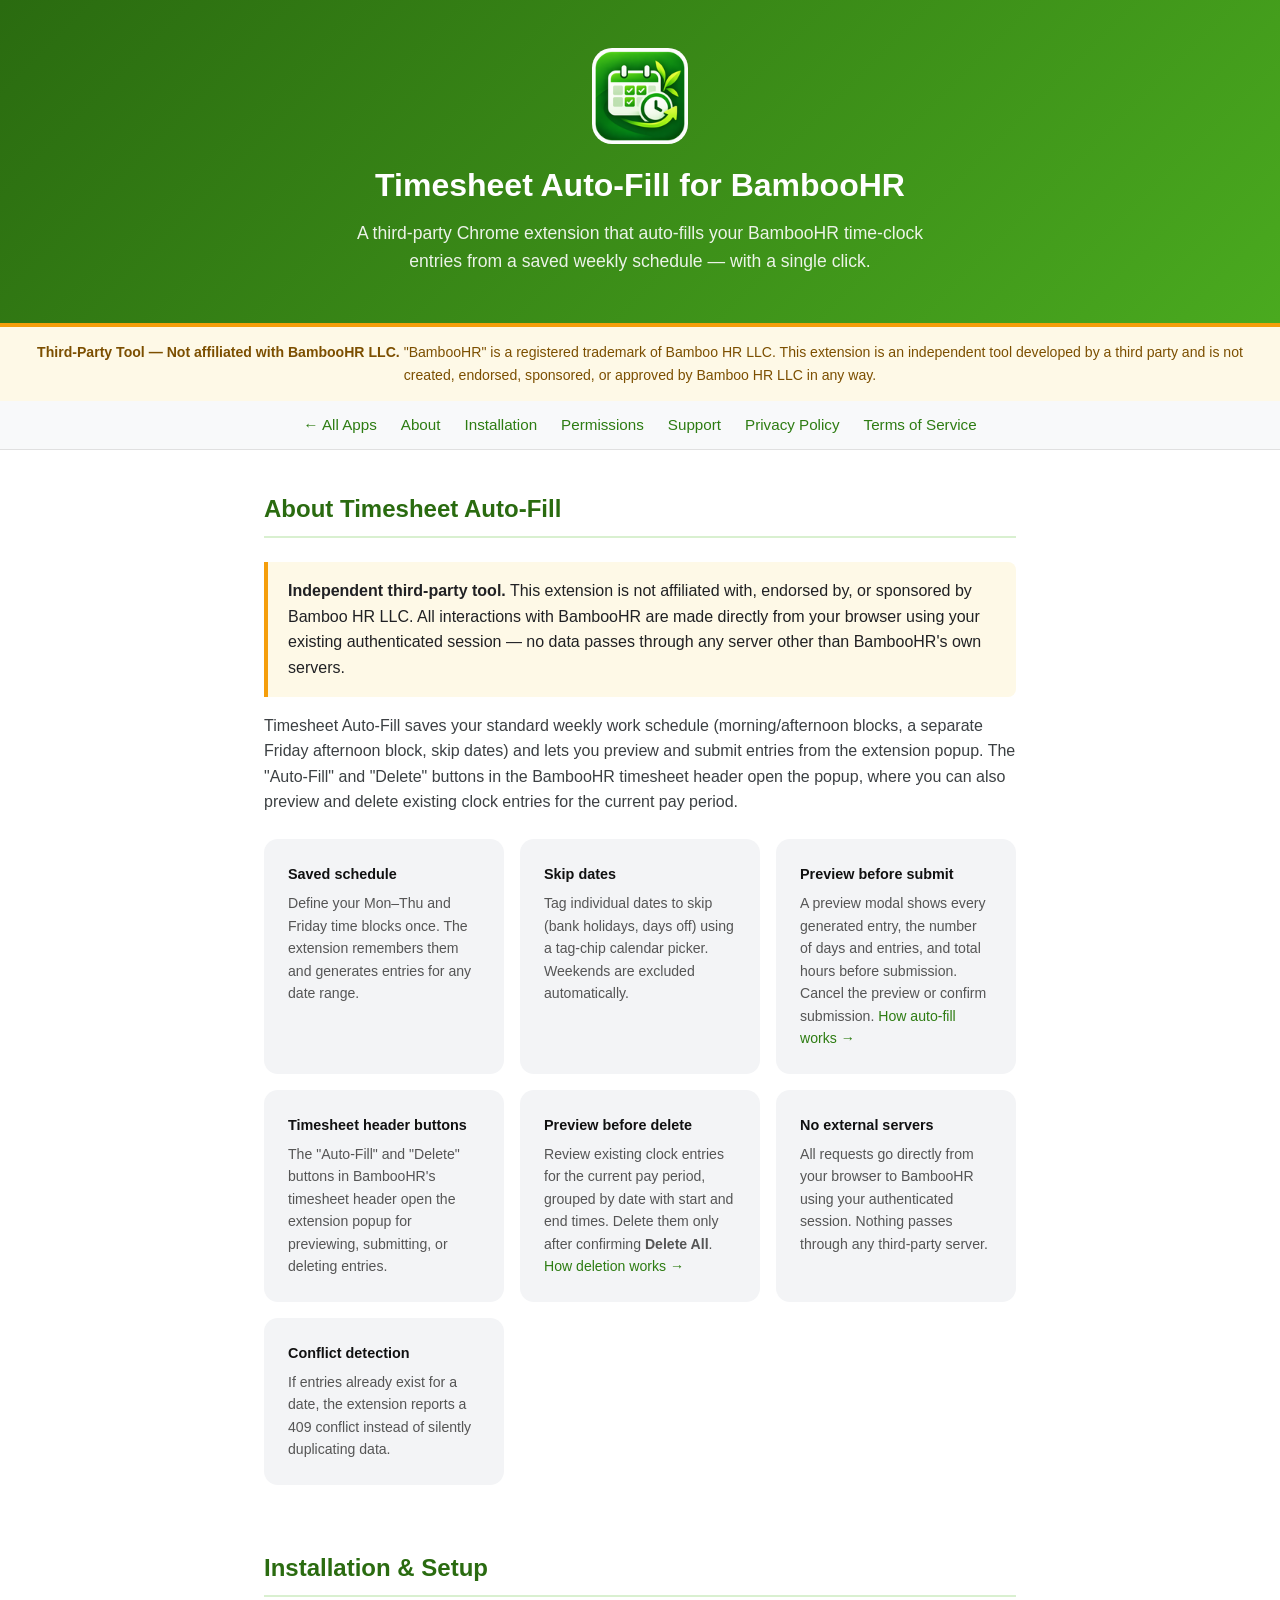
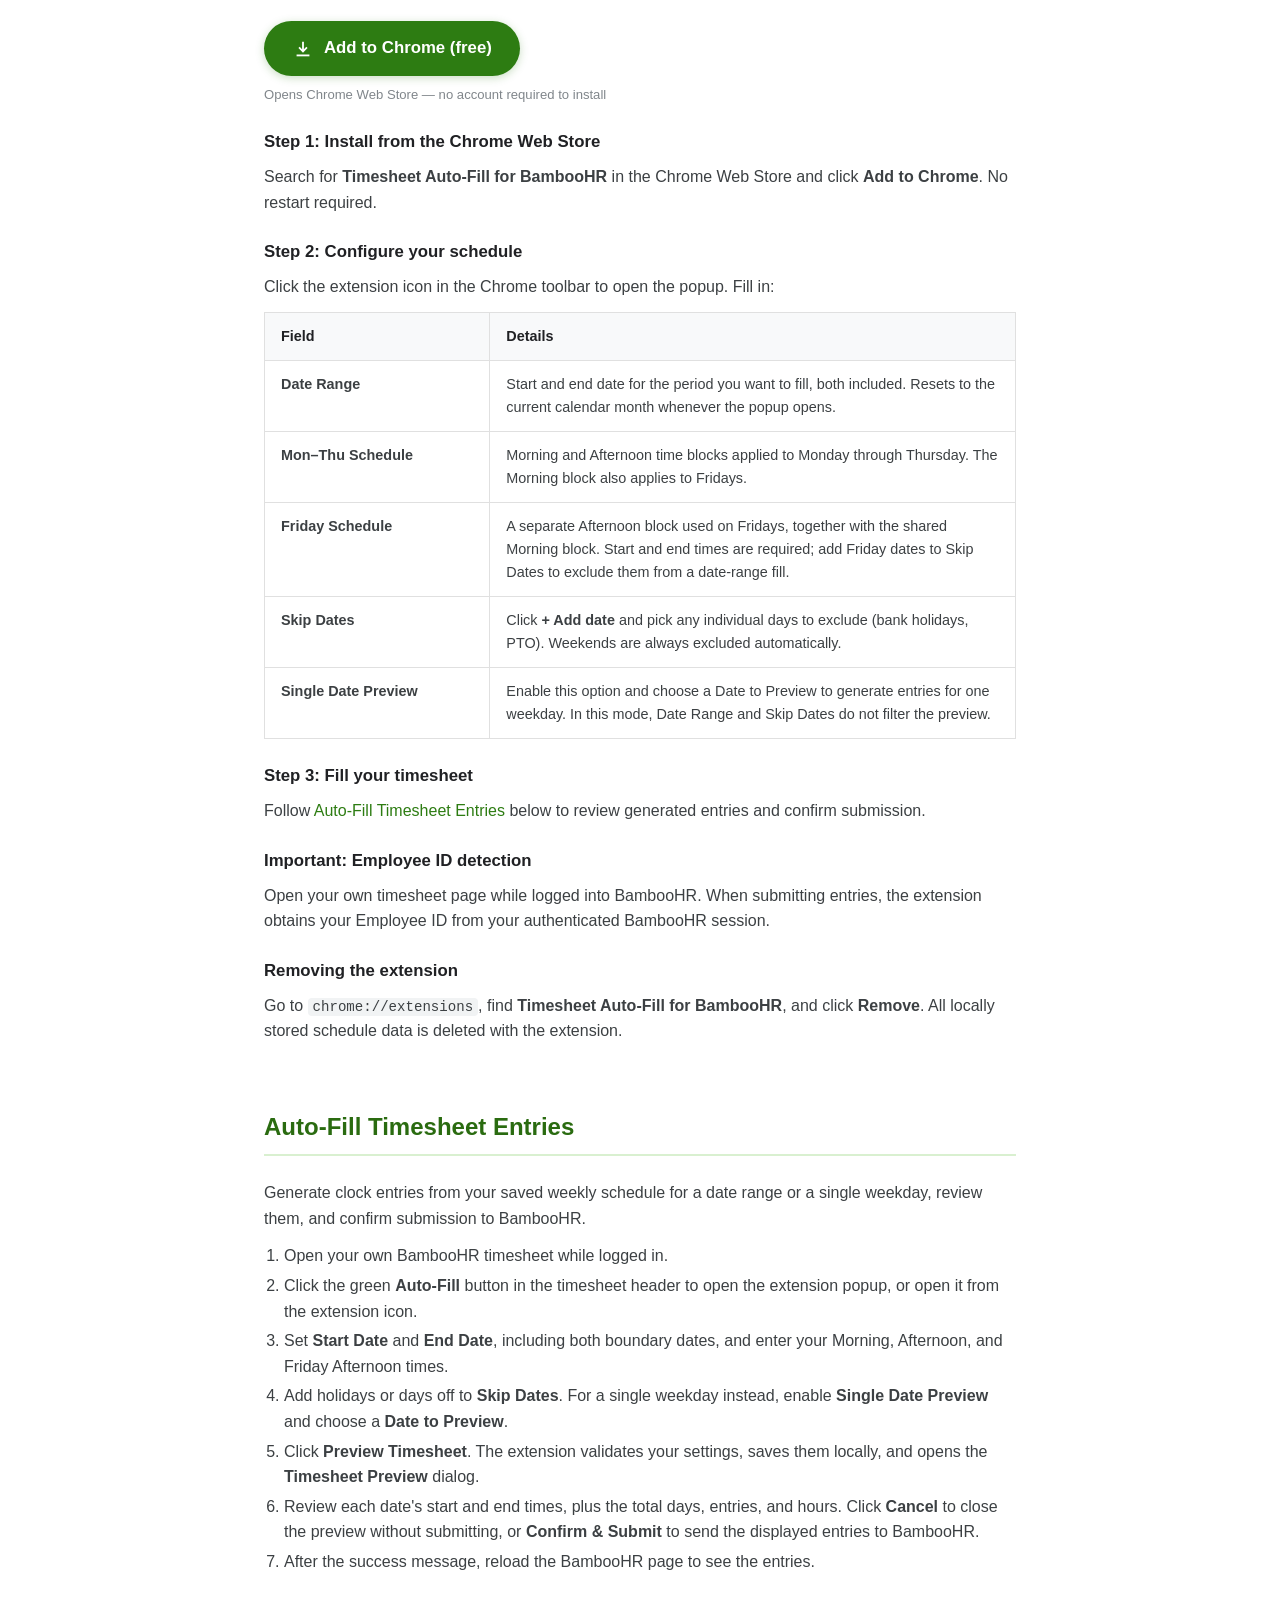
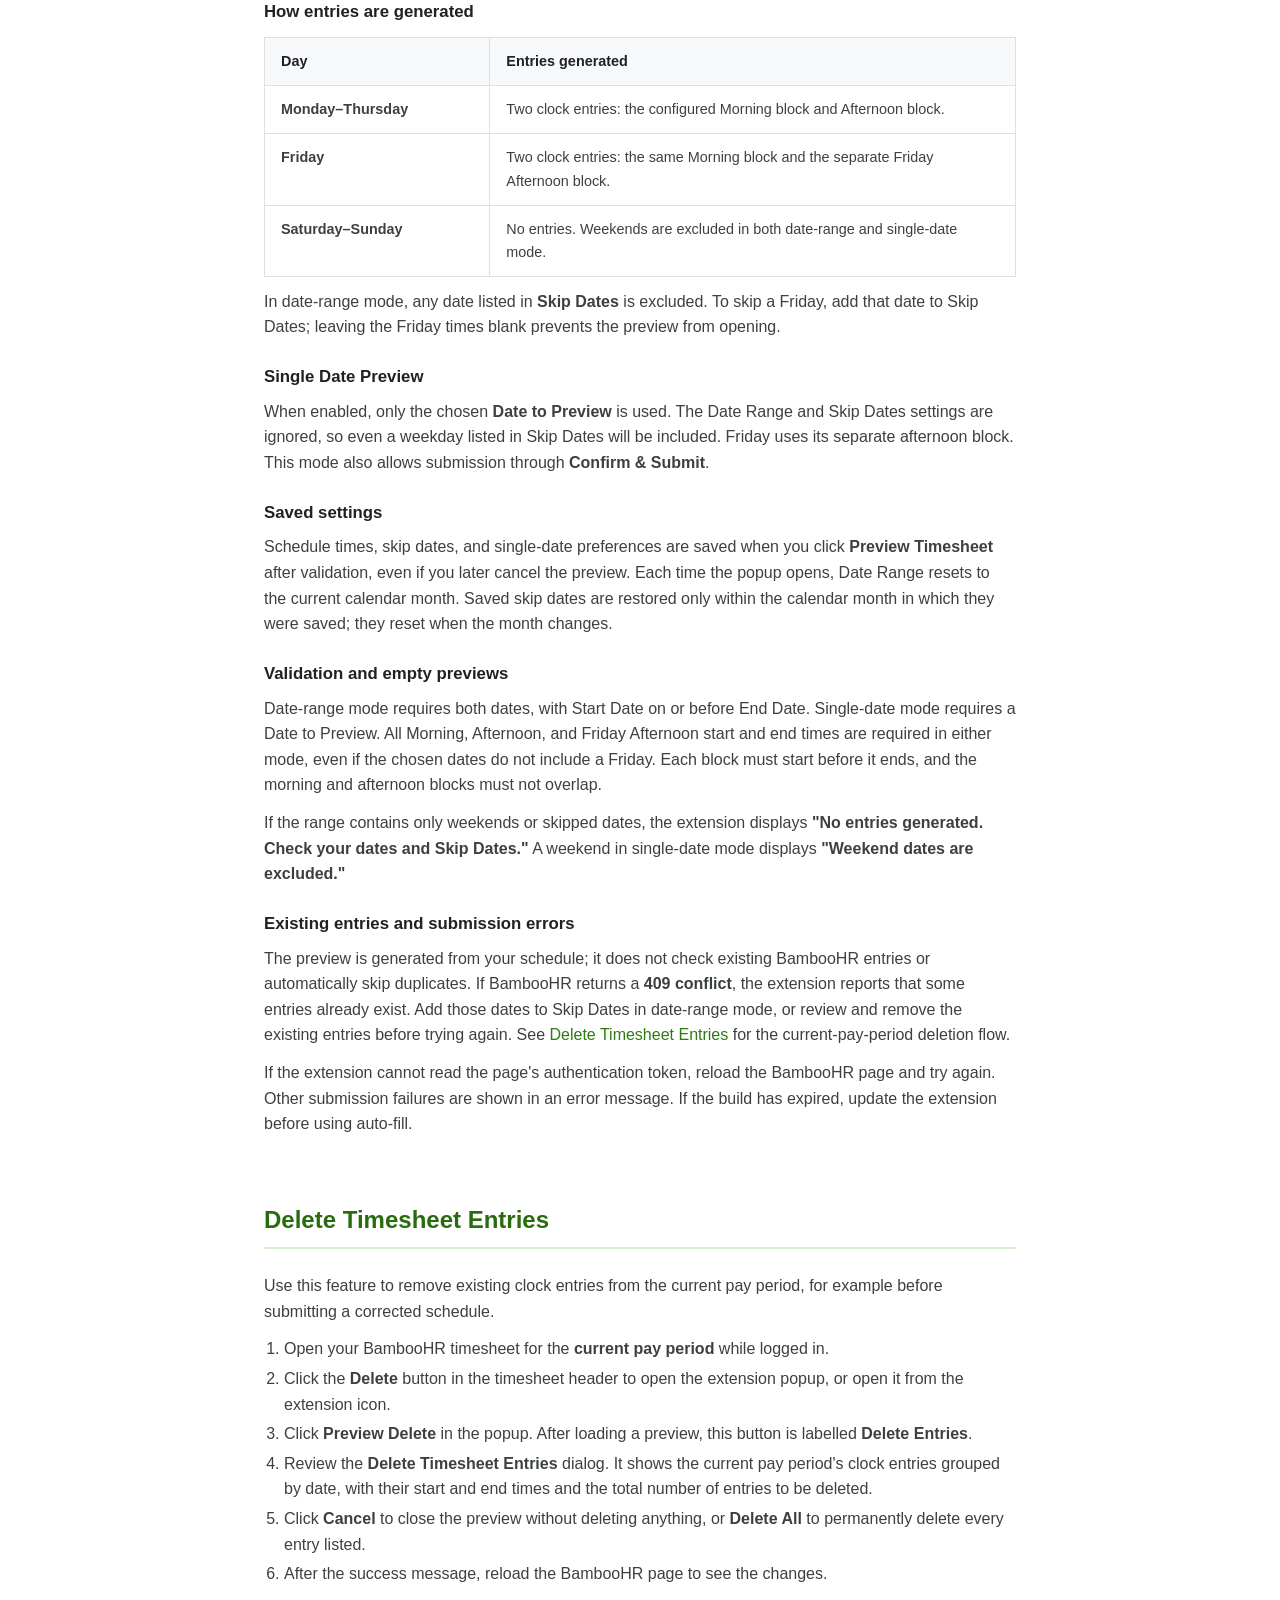
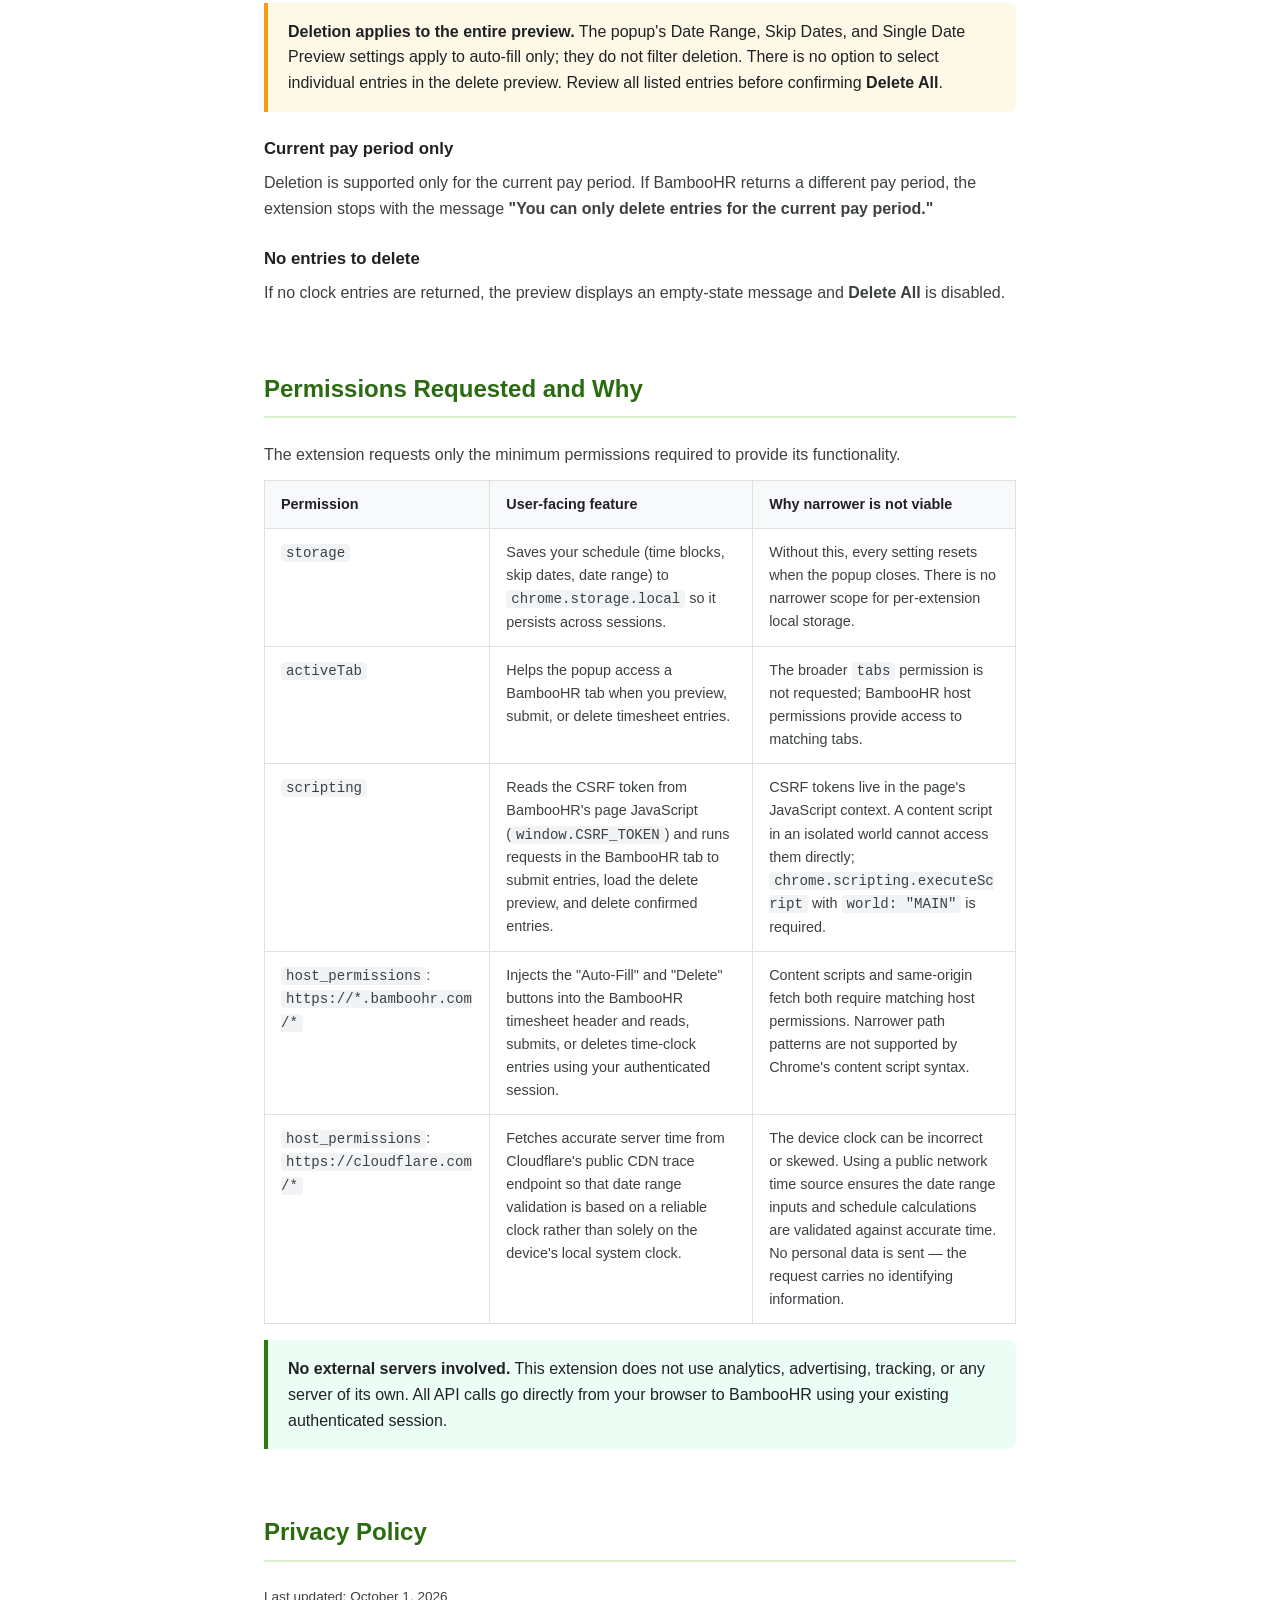
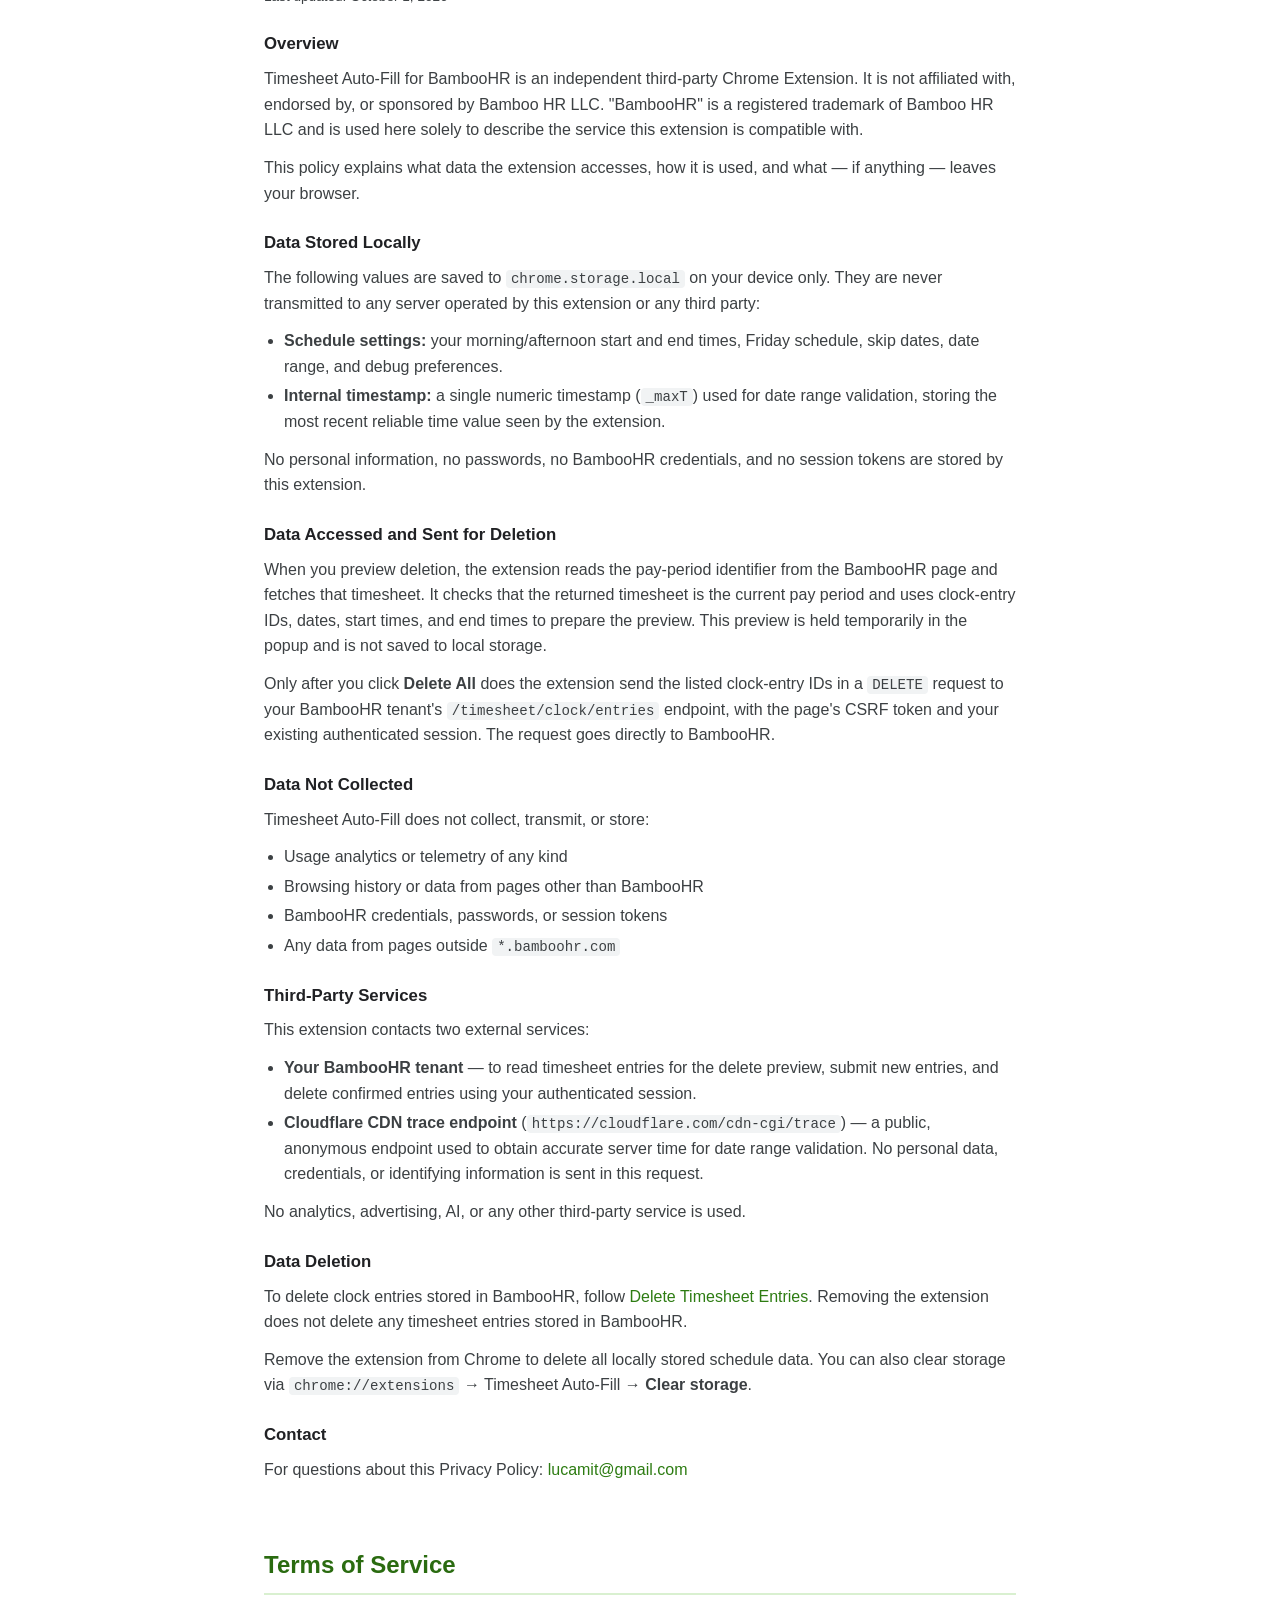
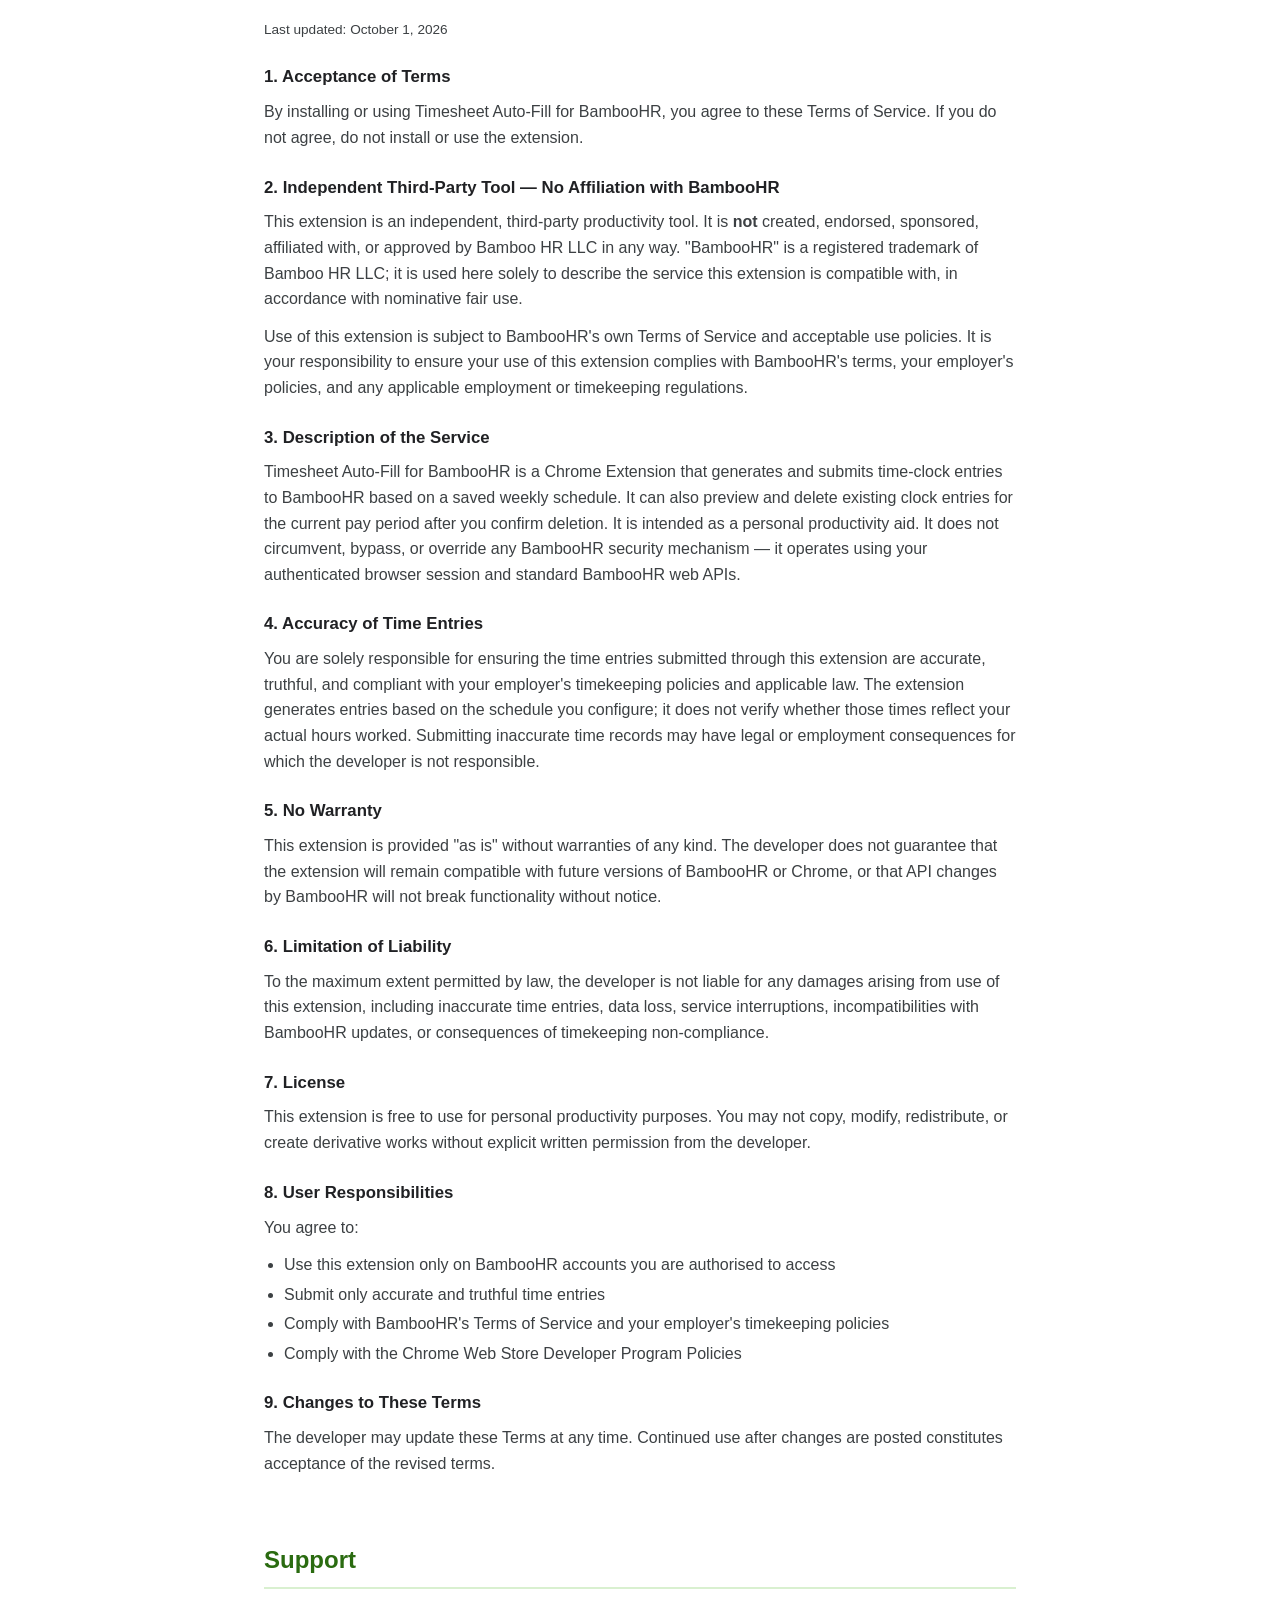
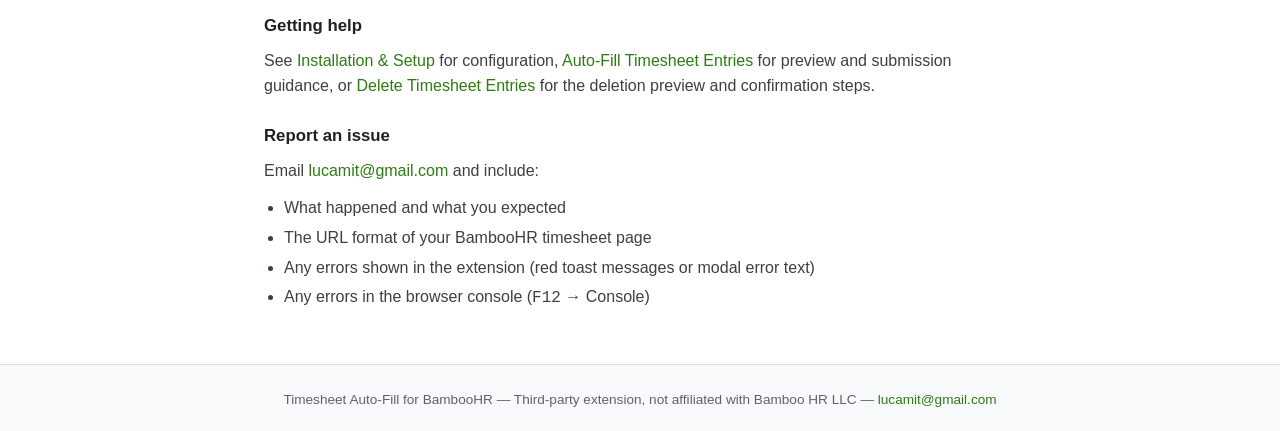
<file: apps/bamboo-timesheet-auto-fill/index.html>
<!doctype html>
<html lang="en">
  <head>
    <meta charset="UTF-8" />
    <meta name="viewport" content="width=device-width, initial-scale=1.0" />
    <title>Timesheet Auto-Fill for BambooHR | Chrome Extension</title>
    <meta
      name="description"
      content="A third-party Chrome extension that auto-fills BambooHR time-clock entries from your saved schedule. Not affiliated with or endorsed by BambooHR LLC."
    />
    <meta name="robots" content="index, follow" />
    <link rel="canonical" href="https://apps.agaur.dev/apps/bamboo-timesheet-auto-fill/" />
    <meta name="author" content="Amit Gaur" />
    <link rel="icon" type="image/png" href="icons/timesheet-autofill-128x128.png" />
    <link rel="sitemap" type="application/xml" title="Sitemap" href="/sitemap.xml" />
    <meta property="og:type" content="website" />
    <meta property="og:url" content="https://apps.agaur.dev/apps/bamboo-timesheet-auto-fill/" />
    <meta property="og:title" content="Timesheet Auto-Fill for BambooHR | Chrome Extension" />
    <meta
      property="og:description"
      content="A third-party Chrome extension that auto-fills BambooHR time-clock entries from your saved schedule. Not affiliated with or endorsed by BambooHR LLC."
    />
    <meta
      property="og:image"
      content="https://apps.agaur.dev/apps/bamboo-timesheet-auto-fill/icons/timesheet-autofill-128x128.png"
    />
    <meta name="twitter:card" content="summary" />
    <meta name="twitter:title" content="Timesheet Auto-Fill for BambooHR | Chrome Extension" />
    <meta
      name="twitter:description"
      content="A third-party Chrome extension that auto-fills BambooHR time-clock entries from your saved schedule. Not affiliated with or endorsed by BambooHR LLC."
    />
    <meta
      name="twitter:image"
      content="https://apps.agaur.dev/apps/bamboo-timesheet-auto-fill/icons/timesheet-autofill-128x128.png"
    />
    <meta property="og:locale" content="en_US" />
    <meta property="og:site_name" content="Apps by Amit Gaur" />
    <script type="application/ld+json">
      {
        "@context": "https://schema.org",
        "@type": "SoftwareApplication",
        "name": "Timesheet Auto-Fill for BambooHR",
        "description": "A third-party Chrome extension that auto-fills BambooHR time-clock entries from your saved schedule. Not affiliated with or endorsed by BambooHR LLC.",
        "operatingSystem": "Chrome",
        "applicationCategory": "BusinessApplication",
        "offers": {
          "@type": "Offer",
          "price": "0",
          "priceCurrency": "USD"
        },
        "url": "https://chromewebstore.google.com/detail/timesheet-auto-fill-for-b/adcckjgpebcdfpmfglnhmkielplipjmo",
        "image": "https://apps.agaur.dev/apps/bamboo-timesheet-auto-fill/icons/timesheet-autofill-128x128.png"
      }
    </script>
    <script type="application/ld+json">
      {
        "@context": "https://schema.org",
        "@type": "BreadcrumbList",
        "itemListElement": [
          { "@type": "ListItem", "position": 1, "name": "Home", "item": "https://apps.agaur.dev/" },
          {
            "@type": "ListItem",
            "position": 2,
            "name": "Apps",
            "item": "https://apps.agaur.dev/apps/"
          },
          {
            "@type": "ListItem",
            "position": 3,
            "name": "Timesheet Auto-Fill for BambooHR",
            "item": "https://apps.agaur.dev/apps/bamboo-timesheet-auto-fill/"
          }
        ]
      }
    </script>
    <link rel="stylesheet" href="../common.css" />
    <link rel="stylesheet" href="style.css" />
  </head>
  <body class="app-page">
    <header>
      <img src="icons/timesheet-autofill-128x128.png" alt="Timesheet Auto-Fill icon" />
      <h1>Timesheet Auto-Fill for BambooHR</h1>
      <p>
        A third-party Chrome extension that auto-fills your BambooHR time-clock entries from a saved
        weekly schedule — with a single click.
      </p>
    </header>

    <div class="disclaimer-banner">
      <strong>Third-Party Tool — Not affiliated with BambooHR LLC.</strong>
      "BambooHR" is a registered trademark of Bamboo HR LLC. This extension is an independent tool
      developed by a third party and is not created, endorsed, sponsored, or approved by Bamboo HR
      LLC in any way.
    </div>

    <nav>
      <a href="/apps/">← All Apps</a>
      <a href="#about">About</a>
      <a href="#installation">Installation</a>
      <a href="#permissions">Permissions</a>
      <a href="#support">Support</a>
      <a href="#privacy-policy">Privacy Policy</a>
      <a href="#terms-of-service">Terms of Service</a>
    </nav>

    <div class="container">
      <!-- ABOUT -->
      <section id="about" class="section">
        <h2>About Timesheet Auto-Fill</h2>

        <div class="warning">
          <strong>Independent third-party tool.</strong>
          This extension is not affiliated with, endorsed by, or sponsored by Bamboo HR LLC. All
          interactions with BambooHR are made directly from your browser using your existing
          authenticated session — no data passes through any server other than BambooHR's own
          servers.
        </div>

        <p>
          Timesheet Auto-Fill saves your standard weekly work schedule (morning/afternoon blocks, a
          separate Friday afternoon block, skip dates) and lets you preview and submit entries from
          the extension popup. The "Auto-Fill" and "Delete" buttons in the BambooHR timesheet header
          open the popup, where you can also preview and delete existing clock entries for the
          current pay period.
        </p>

        <div class="features">
          <div class="feature">
            <h3>Saved schedule</h3>
            <p>
              Define your Mon–Thu and Friday time blocks once. The extension remembers them and
              generates entries for any date range.
            </p>
          </div>
          <div class="feature">
            <h3>Skip dates</h3>
            <p>
              Tag individual dates to skip (bank holidays, days off) using a tag-chip calendar
              picker. Weekends are excluded automatically.
            </p>
          </div>
          <div class="feature">
            <h3>Preview before submit</h3>
            <p>
              A preview modal shows every generated entry, the number of days and entries, and total
              hours before submission. Cancel the preview or confirm submission.
              <a href="#auto-fill">How auto-fill works →</a>
            </p>
          </div>
          <div class="feature">
            <h3>Timesheet header buttons</h3>
            <p>
              The "Auto-Fill" and "Delete" buttons in BambooHR's timesheet header open the extension
              popup for previewing, submitting, or deleting entries.
            </p>
          </div>
          <div class="feature">
            <h3>Preview before delete</h3>
            <p>
              Review existing clock entries for the current pay period, grouped by date with start
              and end times. Delete them only after confirming <strong>Delete All</strong>.
              <a href="#delete-entries">How deletion works →</a>
            </p>
          </div>
          <div class="feature">
            <h3>No external servers</h3>
            <p>
              All requests go directly from your browser to BambooHR using your authenticated
              session. Nothing passes through any third-party server.
            </p>
          </div>
          <div class="feature">
            <h3>Conflict detection</h3>
            <p>
              If entries already exist for a date, the extension reports a 409 conflict instead of
              silently duplicating data.
            </p>
          </div>
        </div>
      </section>

      <!-- INSTALLATION -->
      <section id="installation" class="section">
        <h2>Installation &amp; Setup</h2>

        <a
          class="install-button"
          href="https://chromewebstore.google.com/detail/timesheet-auto-fill-for-b/adcckjgpebcdfpmfglnhmkielplipjmo"
          target="_blank"
          rel="noopener noreferrer"
        >
          <svg
            width="22"
            height="22"
            viewBox="0 0 24 24"
            fill="none"
            xmlns="http://www.w3.org/2000/svg"
            aria-hidden="true"
          >
            <path
              d="M12 16L7 11l1.4-1.45 2.6 2.6V4h2v8.15l2.6-2.6L17 11l-5 5z"
              fill="currentColor"
            />
            <path d="M5 20v-2h14v2H5z" fill="currentColor" />
          </svg>
          Add to Chrome (free)
        </a>
        <p class="install-note">Opens Chrome Web Store &mdash; no account required to install</p>

        <h3>Step 1: Install from the Chrome Web Store</h3>
        <p>
          Search for <strong>Timesheet Auto-Fill for BambooHR</strong> in the Chrome Web Store and
          click <strong>Add to Chrome</strong>. No restart required.
        </p>

        <h3>Step 2: Configure your schedule</h3>
        <p>Click the extension icon in the Chrome toolbar to open the popup. Fill in:</p>
        <table>
          <thead>
            <tr>
              <th>Field</th>
              <th>Details</th>
            </tr>
          </thead>
          <tbody>
            <tr>
              <td><strong>Date Range</strong></td>
              <td>
                Start and end date for the period you want to fill, both included. Resets to the
                current calendar month whenever the popup opens.
              </td>
            </tr>
            <tr>
              <td><strong>Mon–Thu Schedule</strong></td>
              <td>
                Morning and Afternoon time blocks applied to Monday through Thursday. The Morning
                block also applies to Fridays.
              </td>
            </tr>
            <tr>
              <td><strong>Friday Schedule</strong></td>
              <td>
                A separate Afternoon block used on Fridays, together with the shared Morning block.
                Start and end times are required; add Friday dates to Skip Dates to exclude them
                from a date-range fill.
              </td>
            </tr>
            <tr>
              <td><strong>Skip Dates</strong></td>
              <td>
                Click <strong>+ Add date</strong> and pick any individual days to exclude (bank
                holidays, PTO). Weekends are always excluded automatically.
              </td>
            </tr>
            <tr>
              <td><strong>Single Date Preview</strong></td>
              <td>
                Enable this option and choose a Date to Preview to generate entries for one weekday.
                In this mode, Date Range and Skip Dates do not filter the preview.
              </td>
            </tr>
          </tbody>
        </table>

        <h3>Step 3: Fill your timesheet</h3>
        <p>
          Follow <a href="#auto-fill">Auto-Fill Timesheet Entries</a> below to review generated
          entries and confirm submission.
        </p>

        <h3>Important: Employee ID detection</h3>
        <p>
          Open your own timesheet page while logged into BambooHR. When submitting entries, the
          extension obtains your Employee ID from your authenticated BambooHR session.
        </p>

        <h3>Removing the extension</h3>
        <p>
          Go to <code>chrome://extensions</code>, find
          <strong>Timesheet Auto-Fill for BambooHR</strong>, and click <strong>Remove</strong>. All
          locally stored schedule data is deleted with the extension.
        </p>
      </section>

      <!-- AUTO-FILL -->
      <section id="auto-fill" class="section">
        <h2>Auto-Fill Timesheet Entries</h2>
        <p>
          Generate clock entries from your saved weekly schedule for a date range or a single
          weekday, review them, and confirm submission to BambooHR.
        </p>

        <ol>
          <li>Open your own BambooHR timesheet while logged in.</li>
          <li>
            Click the green <strong>Auto-Fill</strong> button in the timesheet header to open the
            extension popup, or open it from the extension icon.
          </li>
          <li>
            Set <strong>Start Date</strong> and <strong>End Date</strong>, including both boundary
            dates, and enter your Morning, Afternoon, and Friday Afternoon times.
          </li>
          <li>
            Add holidays or days off to <strong>Skip Dates</strong>. For a single weekday instead,
            enable <strong>Single Date Preview</strong> and choose a
            <strong>Date to Preview</strong>.
          </li>
          <li>
            Click <strong>Preview Timesheet</strong>. The extension validates your settings, saves
            them locally, and opens the <strong>Timesheet Preview</strong> dialog.
          </li>
          <li>
            Review each date's start and end times, plus the total days, entries, and hours. Click
            <strong>Cancel</strong> to close the preview without submitting, or
            <strong>Confirm &amp; Submit</strong> to send the displayed entries to BambooHR.
          </li>
          <li>After the success message, reload the BambooHR page to see the entries.</li>
        </ol>

        <h3>How entries are generated</h3>
        <table>
          <thead>
            <tr>
              <th>Day</th>
              <th>Entries generated</th>
            </tr>
          </thead>
          <tbody>
            <tr>
              <td><strong>Monday–Thursday</strong></td>
              <td>Two clock entries: the configured Morning block and Afternoon block.</td>
            </tr>
            <tr>
              <td><strong>Friday</strong></td>
              <td>
                Two clock entries: the same Morning block and the separate Friday Afternoon block.
              </td>
            </tr>
            <tr>
              <td><strong>Saturday–Sunday</strong></td>
              <td>No entries. Weekends are excluded in both date-range and single-date mode.</td>
            </tr>
          </tbody>
        </table>
        <p>
          In date-range mode, any date listed in <strong>Skip Dates</strong> is excluded. To skip a
          Friday, add that date to Skip Dates; leaving the Friday times blank prevents the preview
          from opening.
        </p>

        <h3>Single Date Preview</h3>
        <p>
          When enabled, only the chosen <strong>Date to Preview</strong> is used. The Date Range and
          Skip Dates settings are ignored, so even a weekday listed in Skip Dates will be included.
          Friday uses its separate afternoon block. This mode also allows submission through
          <strong>Confirm &amp; Submit</strong>.
        </p>

        <h3>Saved settings</h3>
        <p>
          Schedule times, skip dates, and single-date preferences are saved when you click
          <strong>Preview Timesheet</strong> after validation, even if you later cancel the preview.
          Each time the popup opens, Date Range resets to the current calendar month. Saved skip
          dates are restored only within the calendar month in which they were saved; they reset
          when the month changes.
        </p>

        <h3>Validation and empty previews</h3>
        <p>
          Date-range mode requires both dates, with Start Date on or before End Date. Single-date
          mode requires a Date to Preview. All Morning, Afternoon, and Friday Afternoon start and
          end times are required in either mode, even if the chosen dates do not include a Friday.
          Each block must start before it ends, and the morning and afternoon blocks must not
          overlap.
        </p>
        <p>
          If the range contains only weekends or skipped dates, the extension displays
          <strong>"No entries generated. Check your dates and Skip Dates."</strong> A weekend in
          single-date mode displays <strong>"Weekend dates are excluded."</strong>
        </p>

        <h3>Existing entries and submission errors</h3>
        <p>
          The preview is generated from your schedule; it does not check existing BambooHR entries
          or automatically skip duplicates. If BambooHR returns a <strong>409 conflict</strong>, the
          extension reports that some entries already exist. Add those dates to Skip Dates in
          date-range mode, or review and remove the existing entries before trying again. See
          <a href="#delete-entries">Delete Timesheet Entries</a> for the current-pay-period deletion
          flow.
        </p>
        <p>
          If the extension cannot read the page's authentication token, reload the BambooHR page and
          try again. Other submission failures are shown in an error message. If the build has
          expired, update the extension before using auto-fill.
        </p>
      </section>

      <!-- DELETE ENTRIES -->
      <section id="delete-entries" class="section">
        <h2>Delete Timesheet Entries</h2>
        <p>
          Use this feature to remove existing clock entries from the current pay period, for example
          before submitting a corrected schedule.
        </p>

        <ol>
          <li>
            Open your BambooHR timesheet for the <strong>current pay period</strong> while logged
            in.
          </li>
          <li>
            Click the <strong>Delete</strong> button in the timesheet header to open the extension
            popup, or open it from the extension icon.
          </li>
          <li>
            Click <strong>Preview Delete</strong> in the popup. After loading a preview, this button
            is labelled <strong>Delete Entries</strong>.
          </li>
          <li>
            Review the <strong>Delete Timesheet Entries</strong> dialog. It shows the current pay
            period's clock entries grouped by date, with their start and end times and the total
            number of entries to be deleted.
          </li>
          <li>
            Click <strong>Cancel</strong> to close the preview without deleting anything, or
            <strong>Delete All</strong> to permanently delete every entry listed.
          </li>
          <li>After the success message, reload the BambooHR page to see the changes.</li>
        </ol>

        <div class="warning">
          <strong>Deletion applies to the entire preview.</strong>
          The popup's Date Range, Skip Dates, and Single Date Preview settings apply to auto-fill
          only; they do not filter deletion. There is no option to select individual entries in the
          delete preview. Review all listed entries before confirming <strong>Delete All</strong>.
        </div>

        <h3>Current pay period only</h3>
        <p>
          Deletion is supported only for the current pay period. If BambooHR returns a different pay
          period, the extension stops with the message
          <strong>"You can only delete entries for the current pay period."</strong>
        </p>

        <h3>No entries to delete</h3>
        <p>
          If no clock entries are returned, the preview displays an empty-state message and
          <strong>Delete All</strong> is disabled.
        </p>
      </section>

      <!-- PERMISSIONS -->
      <section id="permissions" class="section">
        <h2>Permissions Requested and Why</h2>
        <p>
          The extension requests only the minimum permissions required to provide its functionality.
        </p>

        <table class="permissions-table">
          <thead>
            <tr>
              <th>Permission</th>
              <th>User-facing feature</th>
              <th>Why narrower is not viable</th>
            </tr>
          </thead>
          <tbody>
            <tr>
              <td><code>storage</code></td>
              <td>
                Saves your schedule (time blocks, skip dates, date range) to
                <code>chrome.storage.local</code> so it persists across sessions.
              </td>
              <td>
                Without this, every setting resets when the popup closes. There is no narrower scope
                for per-extension local storage.
              </td>
            </tr>
            <tr>
              <td><code>activeTab</code></td>
              <td>
                Helps the popup access a BambooHR tab when you preview, submit, or delete timesheet
                entries.
              </td>
              <td>
                The broader <code>tabs</code> permission is not requested; BambooHR host permissions
                provide access to matching tabs.
              </td>
            </tr>
            <tr>
              <td><code>scripting</code></td>
              <td>
                Reads the CSRF token from BambooHR's page JavaScript
                (<code>window.CSRF_TOKEN</code>) and runs requests in the BambooHR tab to submit
                entries, load the delete preview, and delete confirmed entries.
              </td>
              <td>
                CSRF tokens live in the page's JavaScript context. A content script in an isolated
                world cannot access them directly; <code>chrome.scripting.executeScript</code> with
                <code>world: "MAIN"</code> is required.
              </td>
            </tr>
            <tr>
              <td><code>host_permissions</code>:<br /><code>https://*.bamboohr.com/*</code></td>
              <td>
                Injects the "Auto-Fill" and "Delete" buttons into the BambooHR timesheet header and
                reads, submits, or deletes time-clock entries using your authenticated session.
              </td>
              <td>
                Content scripts and same-origin fetch both require matching host permissions.
                Narrower path patterns are not supported by Chrome's content script syntax.
              </td>
            </tr>
            <tr>
              <td><code>host_permissions</code>:<br /><code>https://cloudflare.com/*</code></td>
              <td>
                Fetches accurate server time from Cloudflare's public CDN trace endpoint so that
                date range validation is based on a reliable clock rather than solely on the
                device's local system clock.
              </td>
              <td>
                The device clock can be incorrect or skewed. Using a public network time source
                ensures the date range inputs and schedule calculations are validated against
                accurate time. No personal data is sent — the request carries no identifying
                information.
              </td>
            </tr>
          </tbody>
        </table>

        <div class="notice">
          <strong>No external servers involved.</strong>
          This extension does not use analytics, advertising, tracking, or any server of its own.
          All API calls go directly from your browser to BambooHR using your existing authenticated
          session.
        </div>
      </section>

      <!-- PRIVACY POLICY -->
      <section id="privacy-policy" class="section">
        <h2>Privacy Policy</h2>
        <p class="meta">Last updated: October 1, 2026</p>

        <h3>Overview</h3>
        <p>
          Timesheet Auto-Fill for BambooHR is an independent third-party Chrome Extension. It is not
          affiliated with, endorsed by, or sponsored by Bamboo HR LLC. "BambooHR" is a registered
          trademark of Bamboo HR LLC and is used here solely to describe the service this extension
          is compatible with.
        </p>
        <p>
          This policy explains what data the extension accesses, how it is used, and what — if
          anything — leaves your browser.
        </p>

        <h3>Data Stored Locally</h3>
        <p>
          The following values are saved to <code>chrome.storage.local</code> on your device only.
          They are never transmitted to any server operated by this extension or any third party:
        </p>
        <ul>
          <li>
            <strong>Schedule settings:</strong> your morning/afternoon start and end times, Friday
            schedule, skip dates, date range, and debug preferences.
          </li>
          <li>
            <strong>Internal timestamp:</strong> a single numeric timestamp (<code>_maxT</code>)
            used for date range validation, storing the most recent reliable time value seen by the
            extension.
          </li>
        </ul>
        <p>
          No personal information, no passwords, no BambooHR credentials, and no session tokens are
          stored by this extension.
        </p>

        <h3>Data Accessed and Sent for Deletion</h3>
        <p>
          When you preview deletion, the extension reads the pay-period identifier from the BambooHR
          page and fetches that timesheet. It checks that the returned timesheet is the current pay
          period and uses clock-entry IDs, dates, start times, and end times to prepare the preview.
          This preview is held temporarily in the popup and is not saved to local storage.
        </p>
        <p>
          Only after you click <strong>Delete All</strong> does the extension send the listed
          clock-entry IDs in a <code>DELETE</code> request to your BambooHR tenant's
          <code>/timesheet/clock/entries</code> endpoint, with the page's CSRF token and your
          existing authenticated session. The request goes directly to BambooHR.
        </p>

        <h3>Data Not Collected</h3>
        <p>Timesheet Auto-Fill does not collect, transmit, or store:</p>
        <ul>
          <li>Usage analytics or telemetry of any kind</li>
          <li>Browsing history or data from pages other than BambooHR</li>
          <li>BambooHR credentials, passwords, or session tokens</li>
          <li>Any data from pages outside <code>*.bamboohr.com</code></li>
        </ul>

        <h3>Third-Party Services</h3>
        <p>This extension contacts two external services:</p>
        <ul>
          <li>
            <strong>Your BambooHR tenant</strong> — to read timesheet entries for the delete
            preview, submit new entries, and delete confirmed entries using your authenticated
            session.
          </li>
          <li>
            <strong>Cloudflare CDN trace endpoint</strong>
            (<code>https://cloudflare.com/cdn-cgi/trace</code>) — a public, anonymous endpoint used
            to obtain accurate server time for date range validation. No personal data, credentials,
            or identifying information is sent in this request.
          </li>
        </ul>
        <p>No analytics, advertising, AI, or any other third-party service is used.</p>

        <h3>Data Deletion</h3>
        <p>
          To delete clock entries stored in BambooHR, follow
          <a href="#delete-entries">Delete Timesheet Entries</a>. Removing the extension does not
          delete any timesheet entries stored in BambooHR.
        </p>
        <p>
          Remove the extension from Chrome to delete all locally stored schedule data. You can also
          clear storage via <code>chrome://extensions</code> → Timesheet Auto-Fill →
          <strong>Clear storage</strong>.
        </p>

        <h3>Contact</h3>
        <p>
          For questions about this Privacy Policy:
          <a href="mailto:lucamit@gmail.com">lucamit@gmail.com</a>
        </p>
      </section>

      <!-- TERMS OF SERVICE -->
      <section id="terms-of-service" class="section">
        <h2>Terms of Service</h2>
        <p class="meta">Last updated: October 1, 2026</p>

        <h3>1. Acceptance of Terms</h3>
        <p>
          By installing or using Timesheet Auto-Fill for BambooHR, you agree to these Terms of
          Service. If you do not agree, do not install or use the extension.
        </p>

        <h3>2. Independent Third-Party Tool — No Affiliation with BambooHR</h3>
        <p>
          This extension is an independent, third-party productivity tool. It is
          <strong>not</strong> created, endorsed, sponsored, affiliated with, or approved by Bamboo
          HR LLC in any way. "BambooHR" is a registered trademark of Bamboo HR LLC; it is used here
          solely to describe the service this extension is compatible with, in accordance with
          nominative fair use.
        </p>
        <p>
          Use of this extension is subject to BambooHR's own Terms of Service and acceptable use
          policies. It is your responsibility to ensure your use of this extension complies with
          BambooHR's terms, your employer's policies, and any applicable employment or timekeeping
          regulations.
        </p>

        <h3>3. Description of the Service</h3>
        <p>
          Timesheet Auto-Fill for BambooHR is a Chrome Extension that generates and submits
          time-clock entries to BambooHR based on a saved weekly schedule. It can also preview and
          delete existing clock entries for the current pay period after you confirm deletion. It is
          intended as a personal productivity aid. It does not circumvent, bypass, or override any
          BambooHR security mechanism — it operates using your authenticated browser session and
          standard BambooHR web APIs.
        </p>

        <h3>4. Accuracy of Time Entries</h3>
        <p>
          You are solely responsible for ensuring the time entries submitted through this extension
          are accurate, truthful, and compliant with your employer's timekeeping policies and
          applicable law. The extension generates entries based on the schedule you configure; it
          does not verify whether those times reflect your actual hours worked. Submitting
          inaccurate time records may have legal or employment consequences for which the developer
          is not responsible.
        </p>

        <h3>5. No Warranty</h3>
        <p>
          This extension is provided "as is" without warranties of any kind. The developer does not
          guarantee that the extension will remain compatible with future versions of BambooHR or
          Chrome, or that API changes by BambooHR will not break functionality without notice.
        </p>

        <h3>6. Limitation of Liability</h3>
        <p>
          To the maximum extent permitted by law, the developer is not liable for any damages
          arising from use of this extension, including inaccurate time entries, data loss, service
          interruptions, incompatibilities with BambooHR updates, or consequences of timekeeping
          non-compliance.
        </p>

        <h3>7. License</h3>
        <p>
          This extension is free to use for personal productivity purposes. You may not copy,
          modify, redistribute, or create derivative works without explicit written permission from
          the developer.
        </p>

        <h3>8. User Responsibilities</h3>
        <p>You agree to:</p>
        <ul>
          <li>Use this extension only on BambooHR accounts you are authorised to access</li>
          <li>Submit only accurate and truthful time entries</li>
          <li>Comply with BambooHR's Terms of Service and your employer's timekeeping policies</li>
          <li>Comply with the Chrome Web Store Developer Program Policies</li>
        </ul>

        <h3>9. Changes to These Terms</h3>
        <p>
          The developer may update these Terms at any time. Continued use after changes are posted
          constitutes acceptance of the revised terms.
        </p>
      </section>

      <!-- SUPPORT -->
      <section id="support" class="section">
        <h2>Support</h2>

        <h3>Getting help</h3>
        <p>
          See <a href="#installation">Installation &amp; Setup</a> for configuration,
          <a href="#auto-fill">Auto-Fill Timesheet Entries</a> for preview and submission guidance,
          or <a href="#delete-entries">Delete Timesheet Entries</a> for the deletion preview and
          confirmation steps.
        </p>

        <h3>Report an issue</h3>
        <p>Email <a href="mailto:lucamit@gmail.com">lucamit@gmail.com</a> and include:</p>
        <ul>
          <li>What happened and what you expected</li>
          <li>The URL format of your BambooHR timesheet page</li>
          <li>Any errors shown in the extension (red toast messages or modal error text)</li>
          <li>Any errors in the browser console (<kbd>F12</kbd> → Console)</li>
        </ul>
      </section>
    </div>

    <footer>
      <p>
        Timesheet Auto-Fill for BambooHR — Third-party extension, not affiliated with Bamboo HR LLC
        &mdash; <a href="mailto:lucamit@gmail.com">lucamit@gmail.com</a>
      </p>
    </footer>
  </body>
</html>
</file>
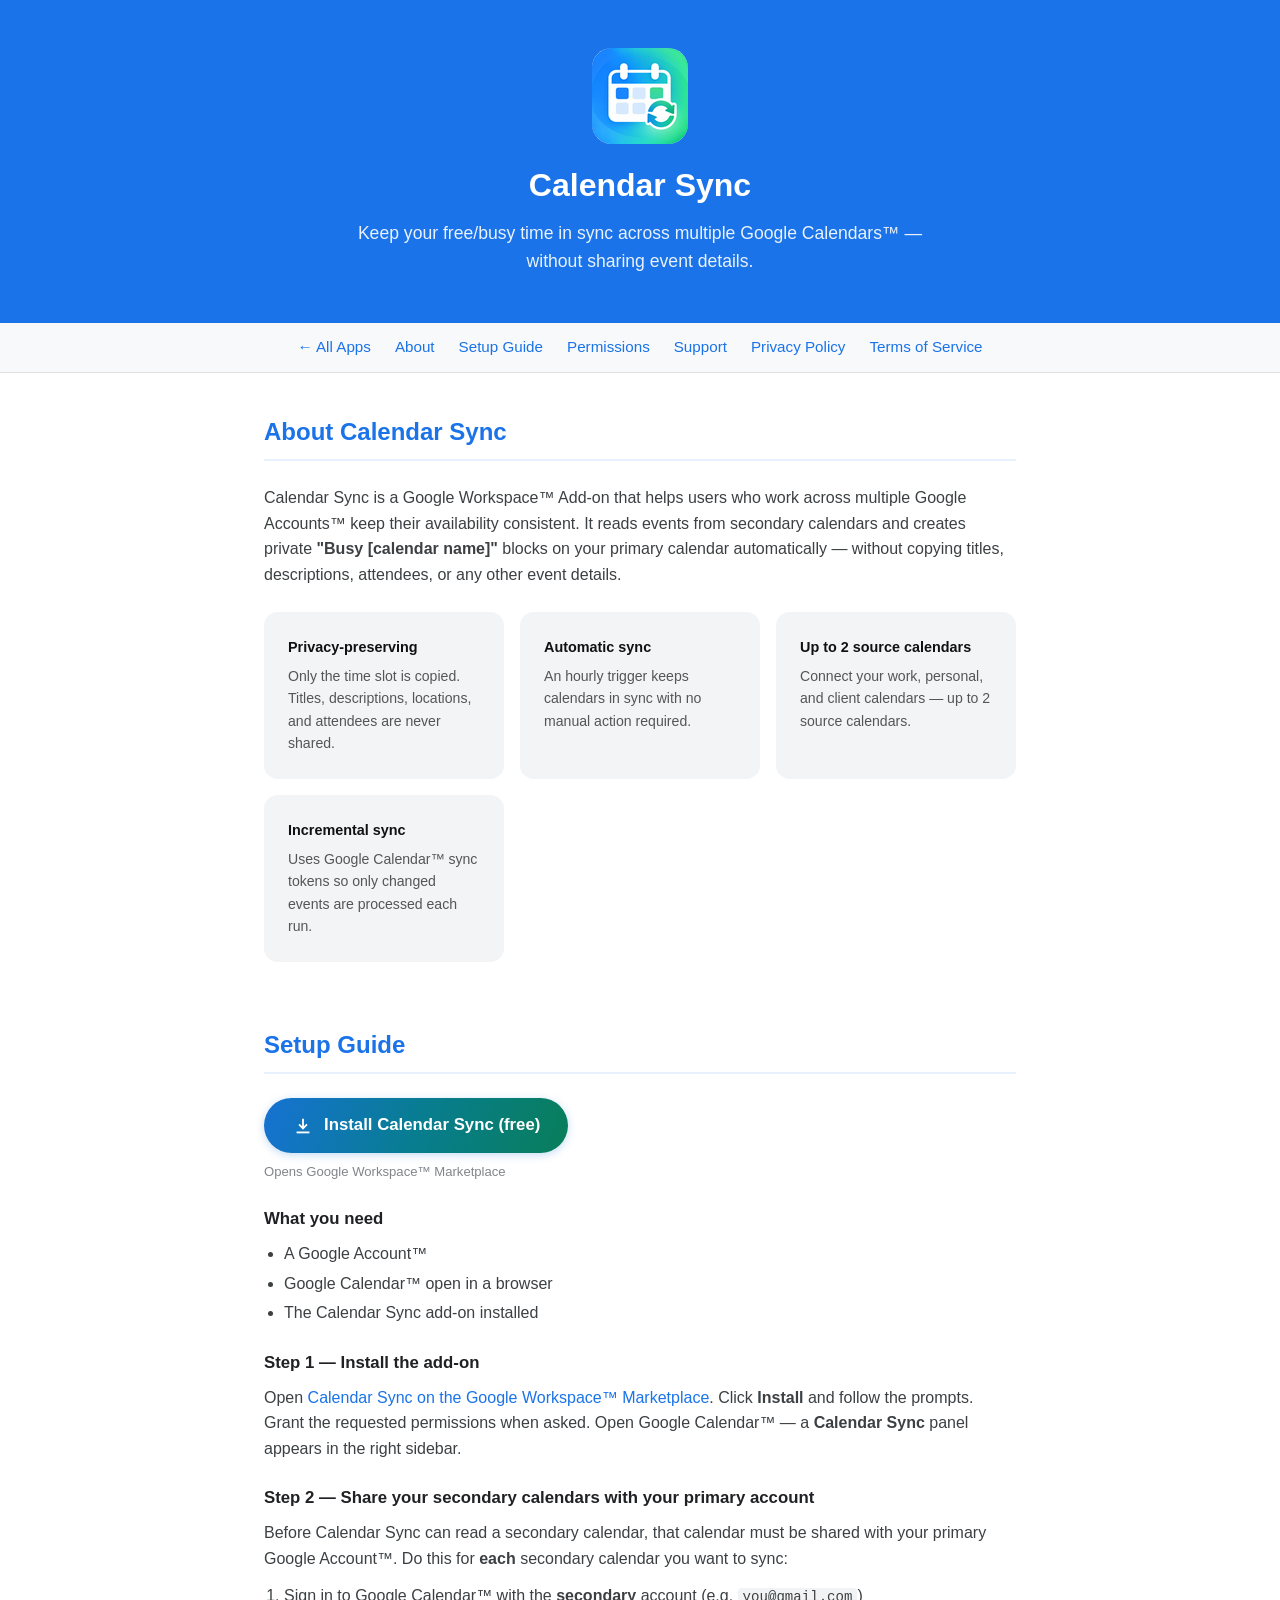
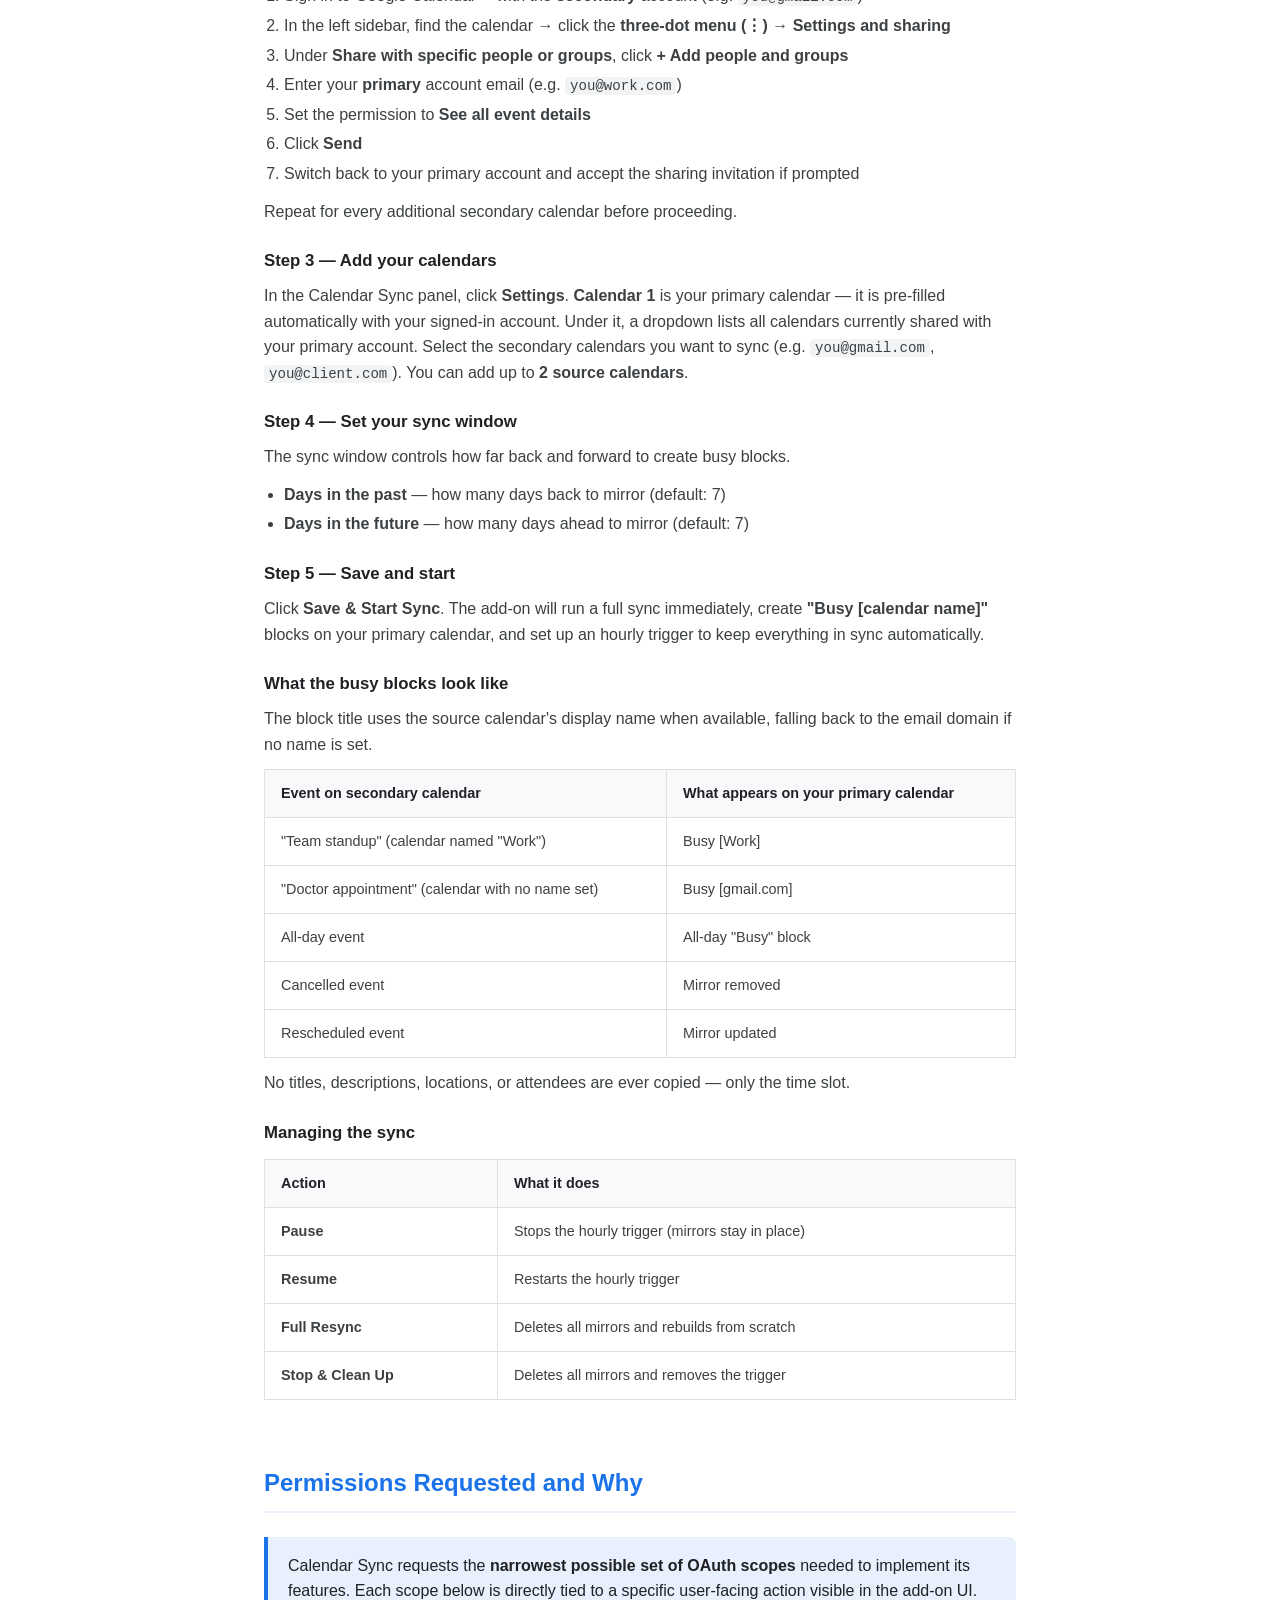
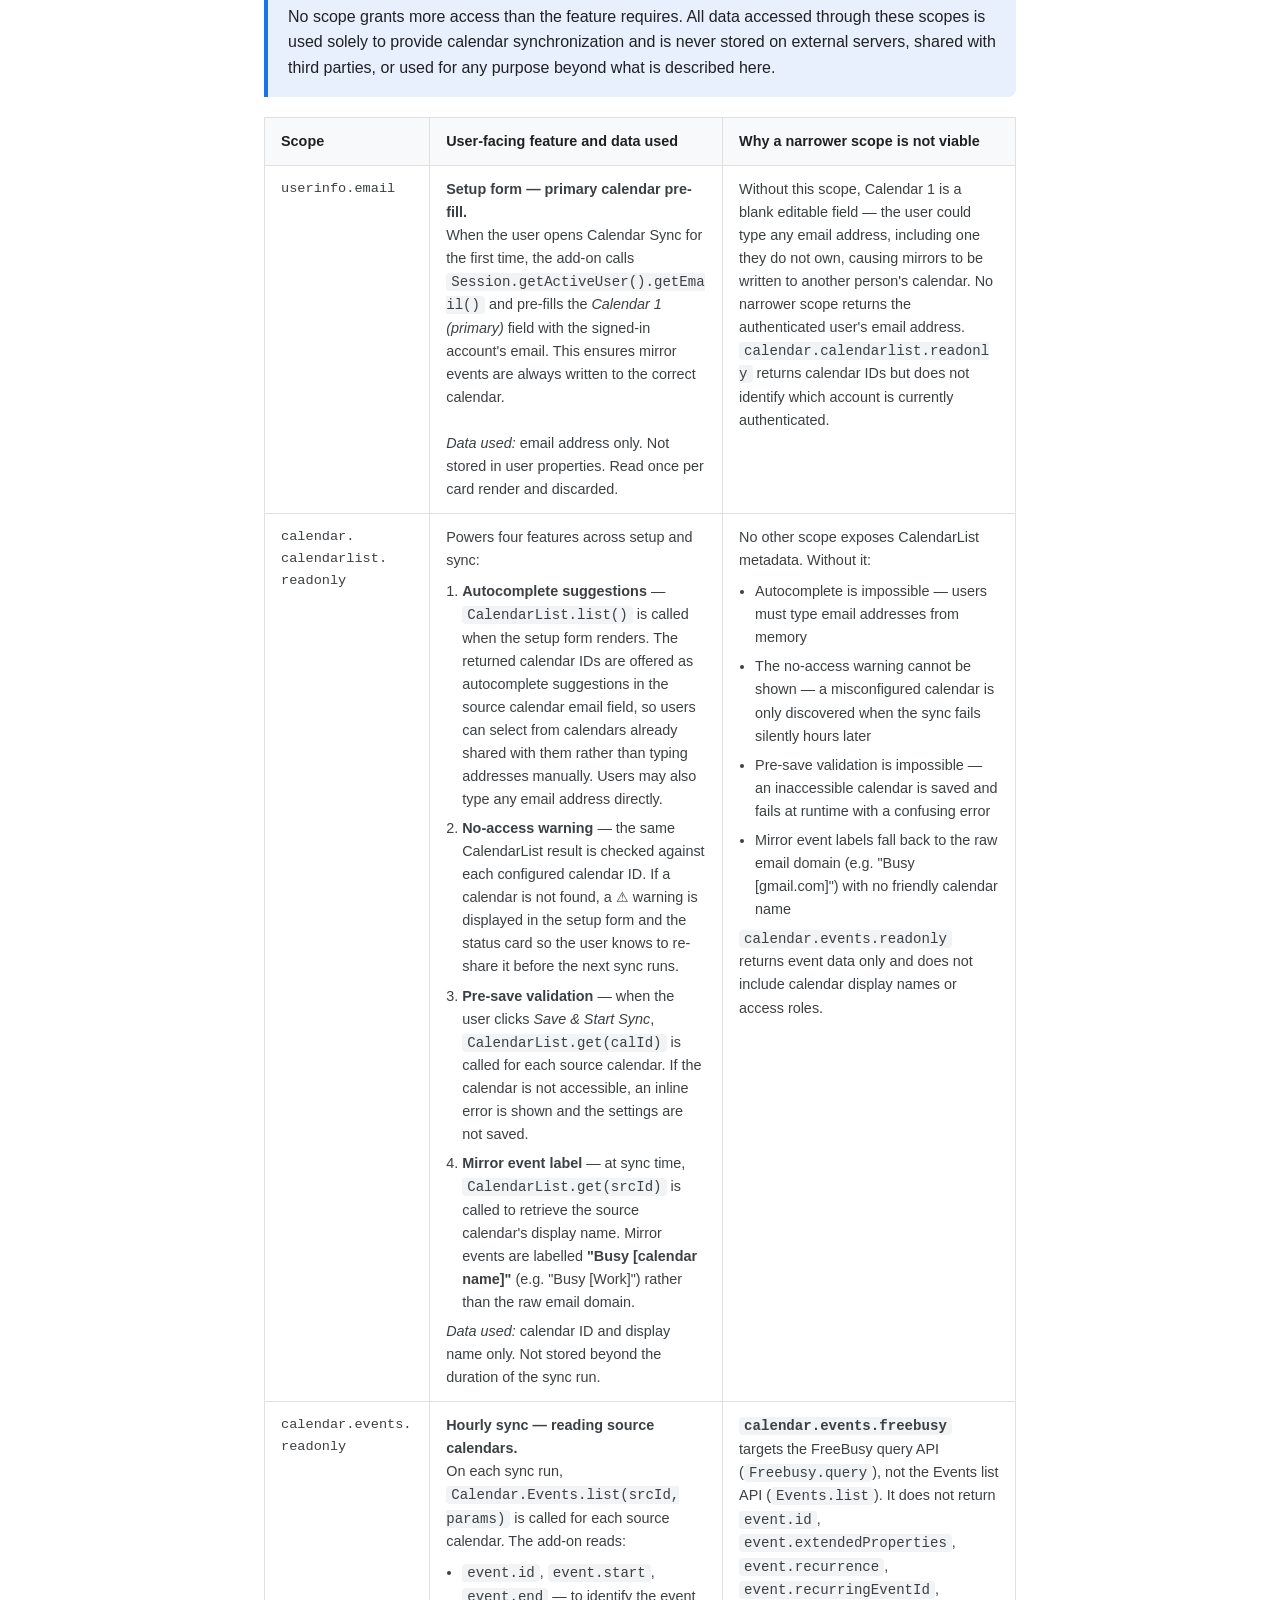
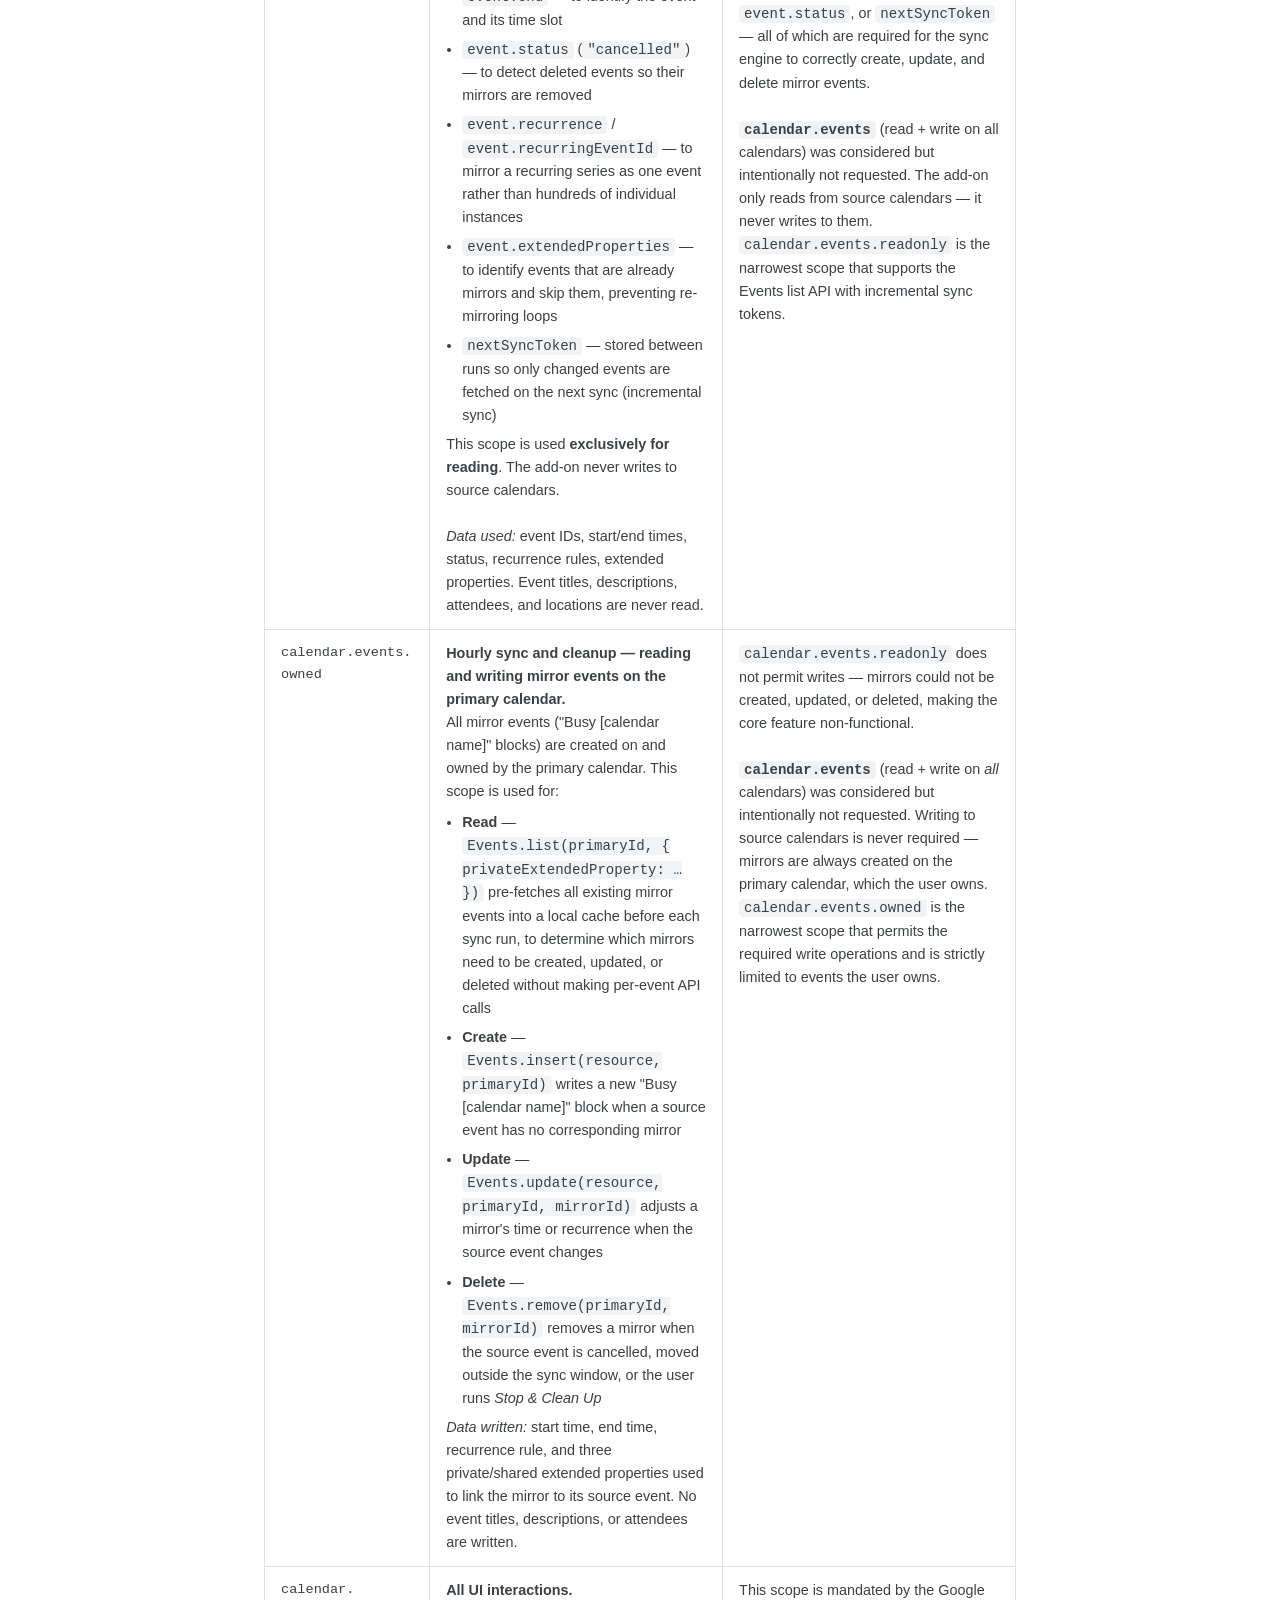
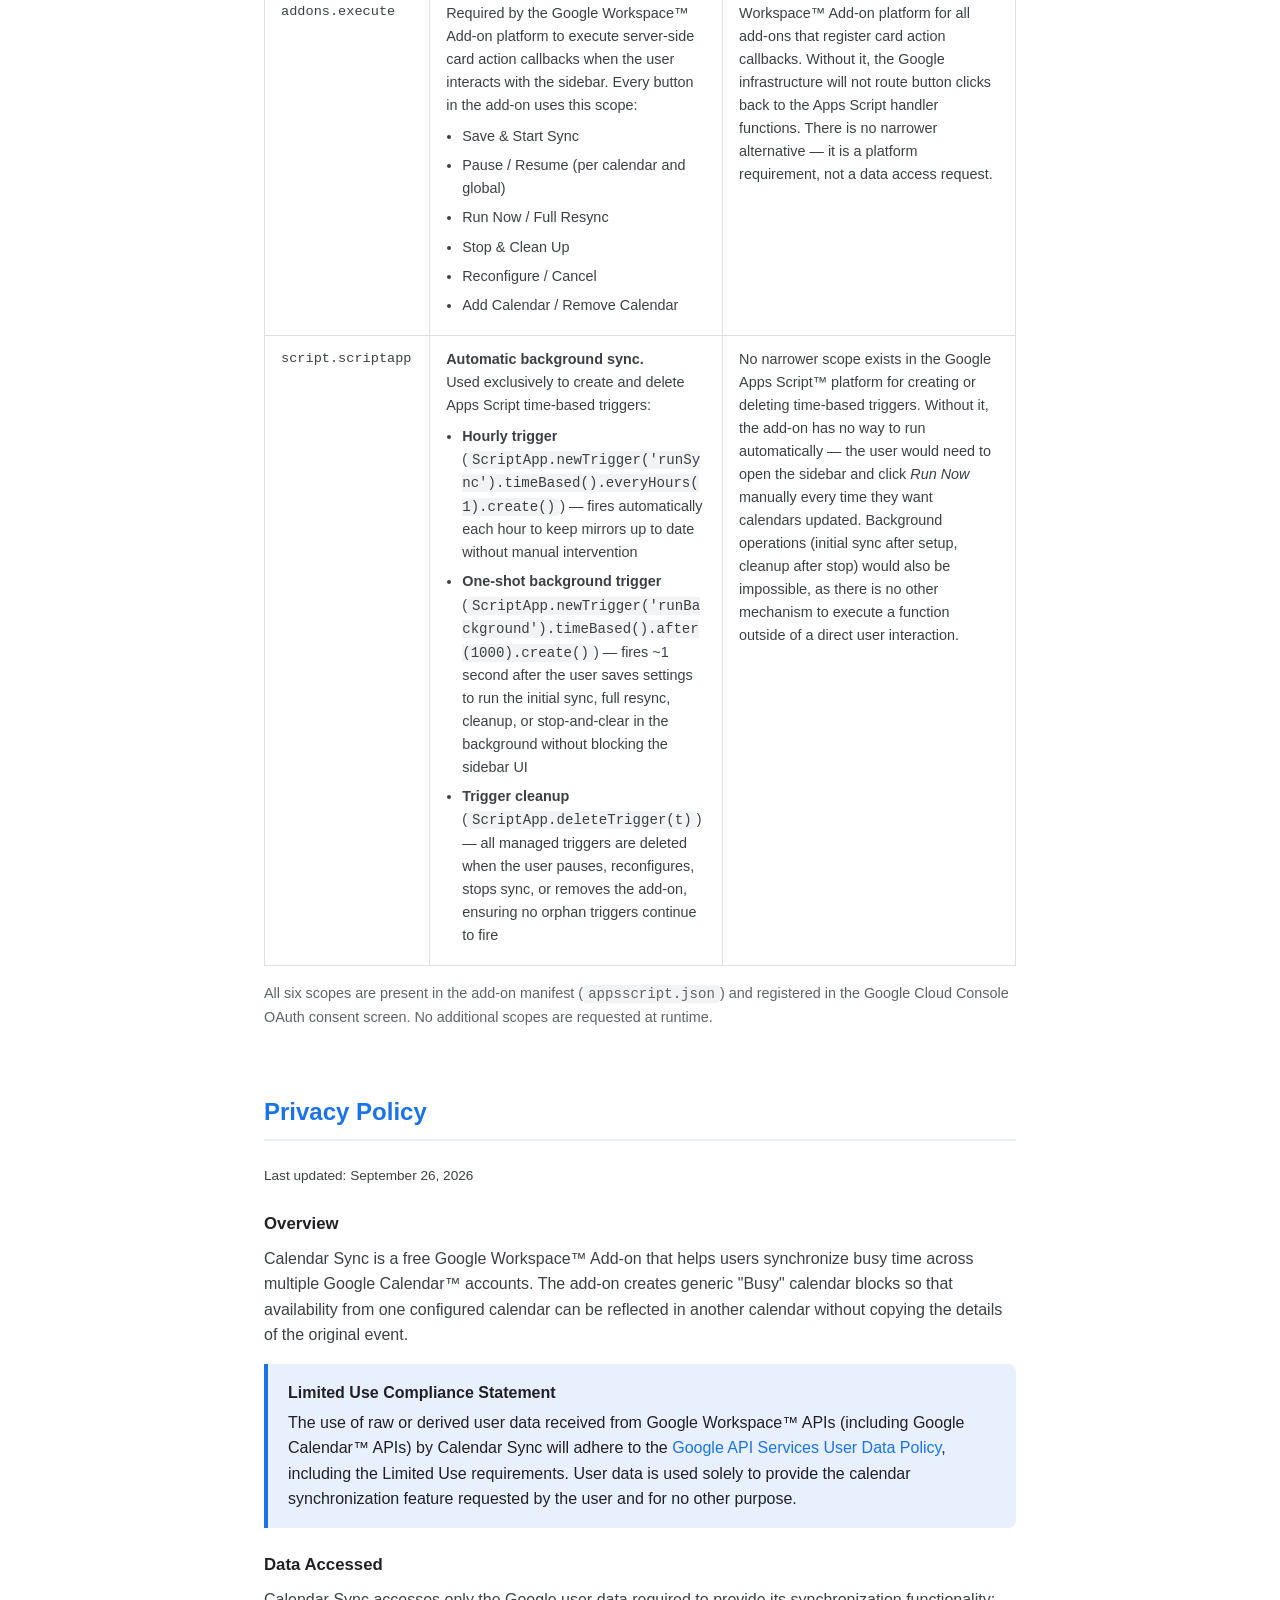
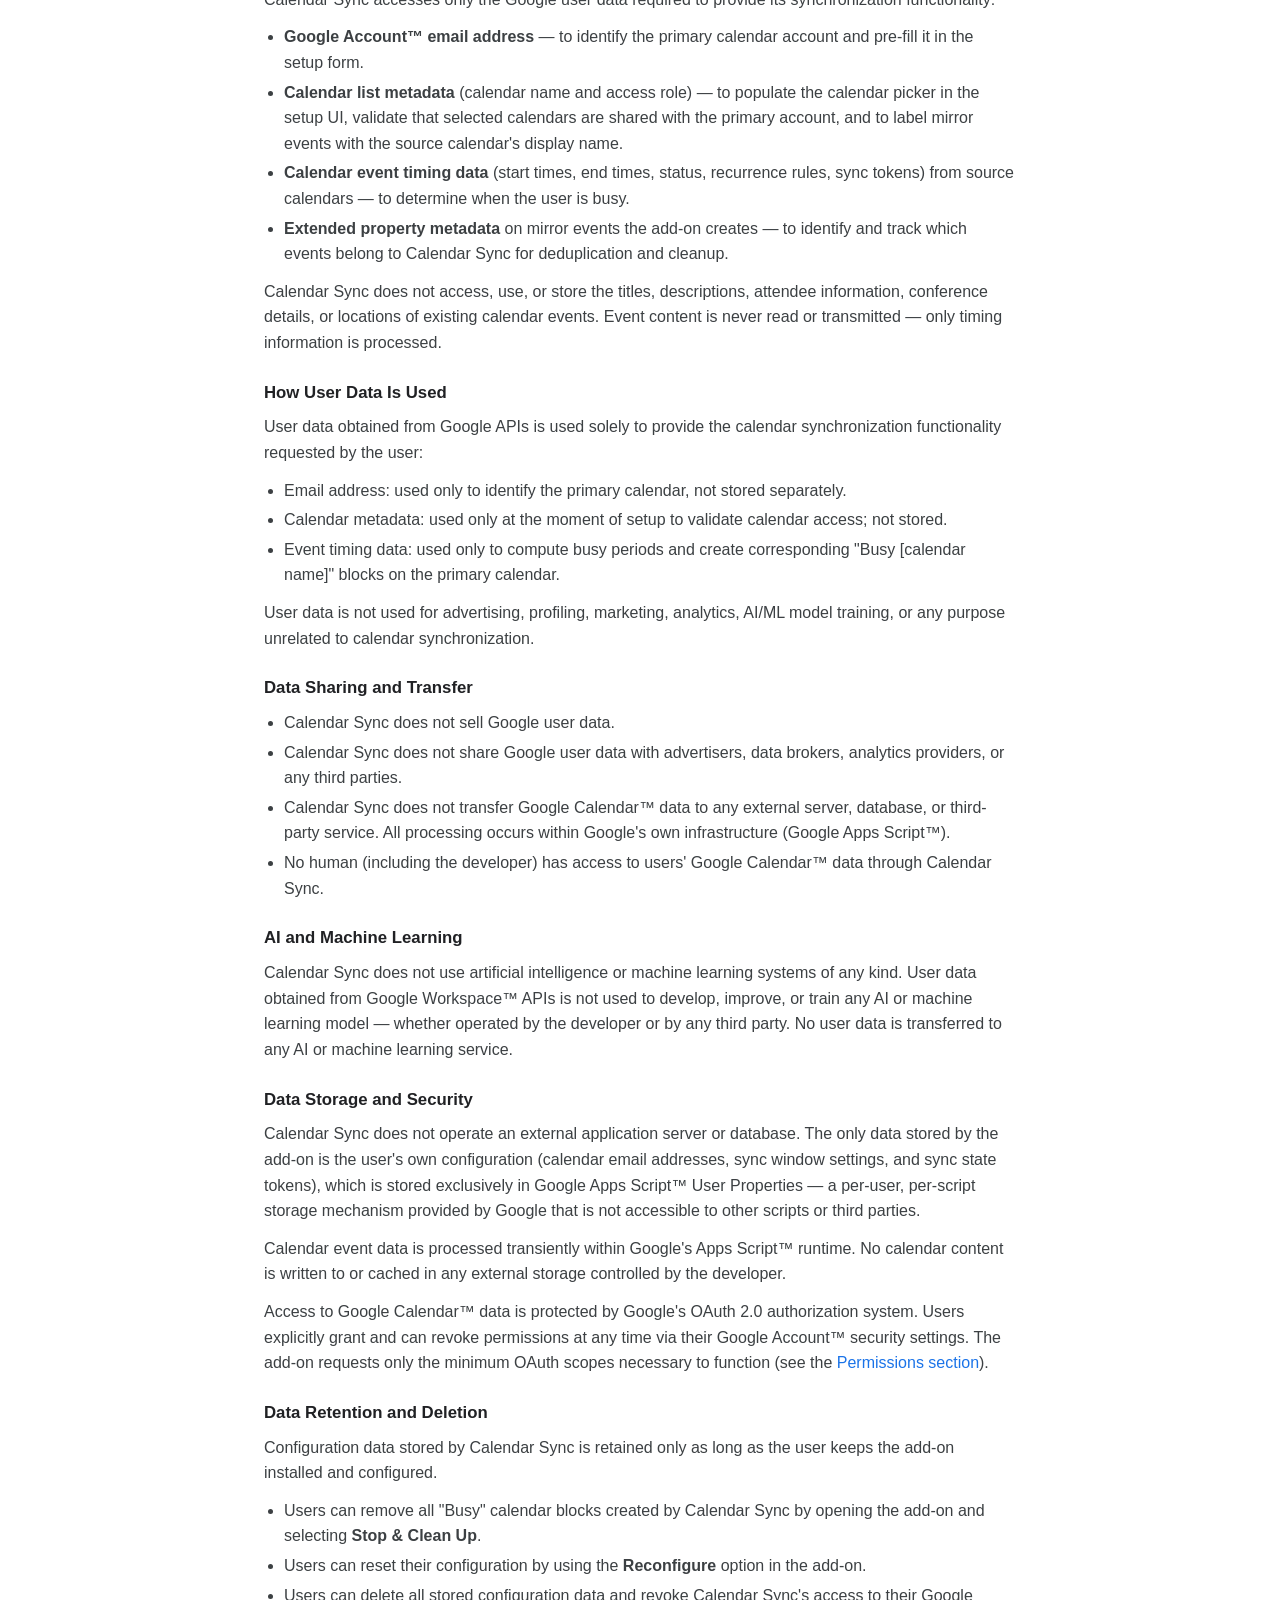
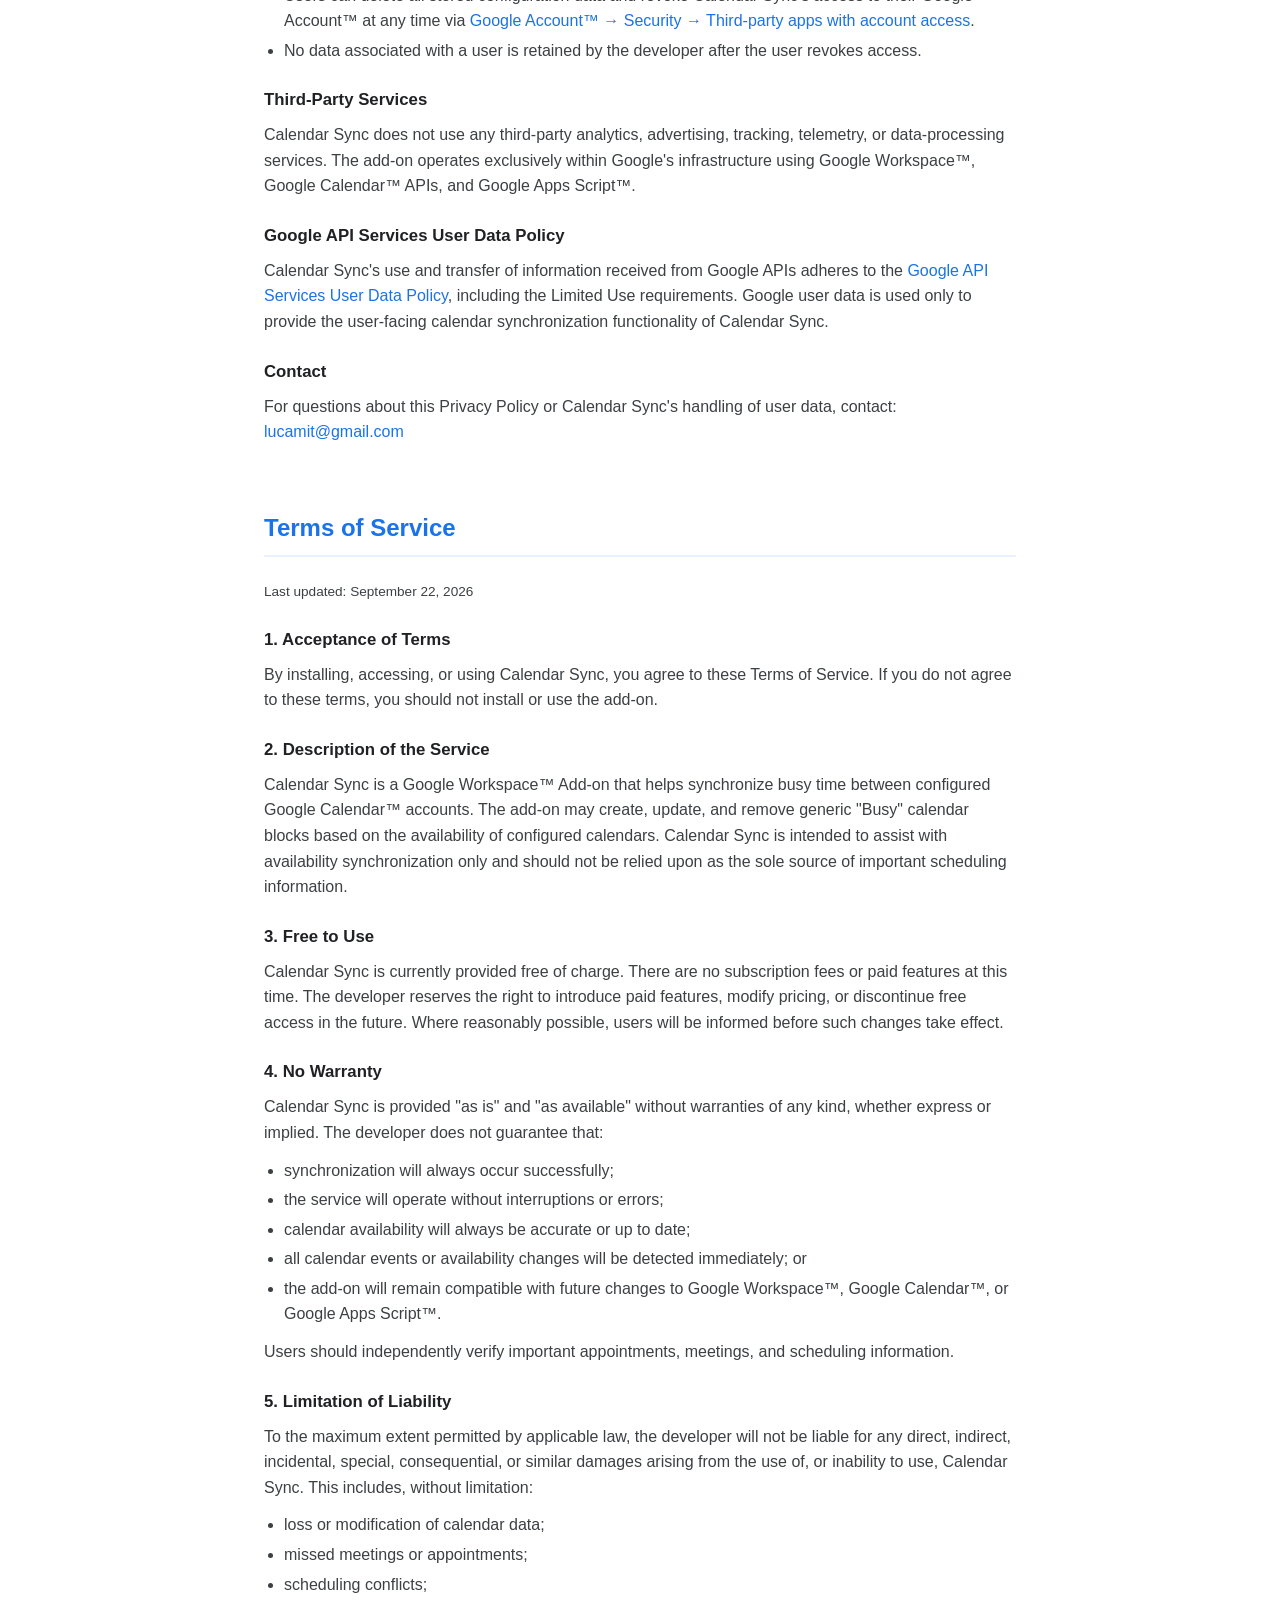
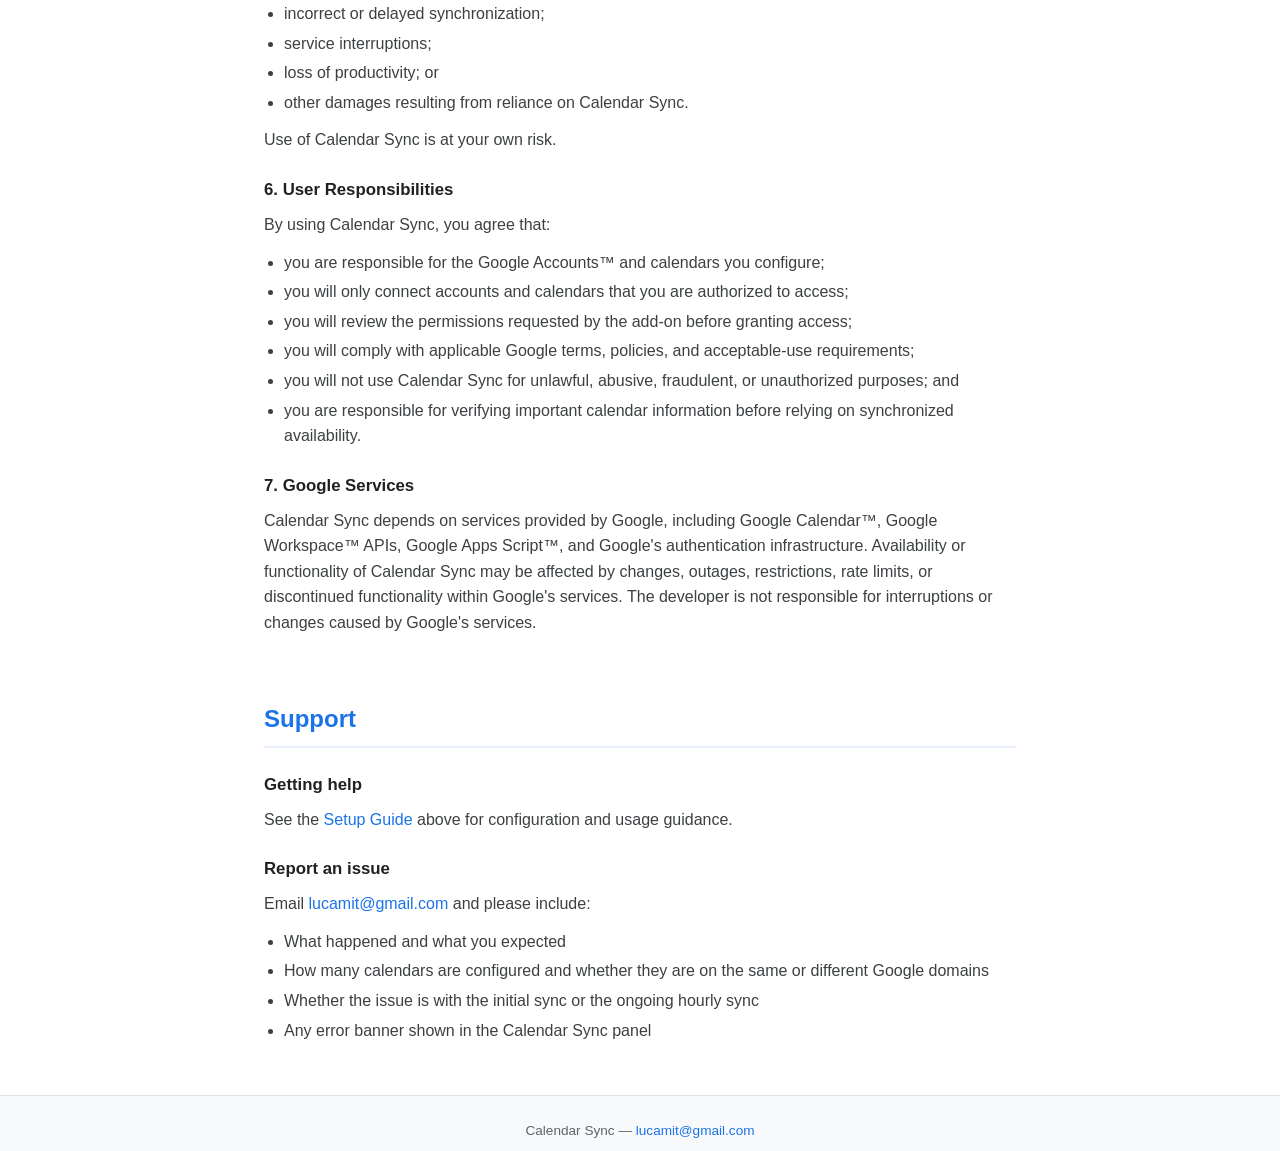
<file: apps/calendar-sync/index.html>
<!doctype html>
<html lang="en">
  <head>
    <meta charset="UTF-8" />
    <meta name="viewport" content="width=device-width, initial-scale=1.0" />
    <meta name="google-site-verification" content="-NSLjRHN4aR0Ftyo2GD9ioKwK6gMGT8hYYdWE9Brpno" />
    <meta name="google-site-verification" content="Qi2RjUTDmxSGwjfoJp7XfErj_QocebCdEqvBuN7N2i4" />
    <title>Calendar Sync - Google Workspace™</title>
    <meta
      name="description"
      content="Calendar Sync is a Google Workspace™ Add-on that keeps your availability consistent across multiple Google Accounts™ by mirroring free/busy blocks between calendars — without copying event titles, attendees, or details."
    />
    <meta name="robots" content="index, follow" />
    <link rel="canonical" href="https://apps.agaur.dev/apps/calendar-sync/" />
    <meta name="author" content="Amit Gaur" />
    <link rel="icon" type="image/png" href="images/calendar_sync_icon_128x128.png" />
    <link rel="sitemap" type="application/xml" title="Sitemap" href="/sitemap.xml" />
    <meta property="og:type" content="website" />
    <meta property="og:url" content="https://apps.agaur.dev/apps/calendar-sync/" />
    <meta property="og:title" content="Calendar Sync - Google Workspace™" />
    <meta
      property="og:description"
      content="Calendar Sync is a Google Workspace™ Add-on that keeps your availability consistent across multiple Google Accounts™ by mirroring free/busy blocks between calendars — without copying event titles, attendees, or details."
    />
    <meta
      property="og:image"
      content="https://apps.agaur.dev/apps/calendar-sync/images/calendar_sync_icon_128x128.png"
    />
    <meta name="twitter:card" content="summary" />
    <meta name="twitter:title" content="Calendar Sync - Google Workspace™" />
    <meta
      name="twitter:description"
      content="Calendar Sync is a Google Workspace™ Add-on that keeps your availability consistent across multiple Google Accounts™ by mirroring free/busy blocks between calendars — without copying event titles, attendees, or details."
    />
    <meta
      name="twitter:image"
      content="https://apps.agaur.dev/apps/calendar-sync/images/calendar_sync_icon_128x128.png"
    />
    <meta property="og:locale" content="en_US" />
    <meta property="og:site_name" content="Apps by Amit Gaur" />
    <script type="application/ld+json">
      {
        "@context": "https://schema.org",
        "@type": "SoftwareApplication",
        "name": "Calendar Sync",
        "description": "Calendar Sync is a Google Workspace™ Add-on that keeps your availability consistent across multiple Google Accounts™ by mirroring free/busy blocks between calendars — without copying event titles, attendees, or details.",
        "operatingSystem": "Google Workspace",
        "applicationCategory": "ProductivityApplication",
        "offers": {
          "@type": "Offer",
          "price": "0",
          "priceCurrency": "USD"
        },
        "image": "https://apps.agaur.dev/apps/calendar-sync/images/calendar_sync_icon_128x128.png"
      }
    </script>
    <script type="application/ld+json">
      {
        "@context": "https://schema.org",
        "@type": "BreadcrumbList",
        "itemListElement": [
          { "@type": "ListItem", "position": 1, "name": "Home", "item": "https://apps.agaur.dev/" },
          {
            "@type": "ListItem",
            "position": 2,
            "name": "Apps",
            "item": "https://apps.agaur.dev/apps/"
          },
          {
            "@type": "ListItem",
            "position": 3,
            "name": "Calendar Sync",
            "item": "https://apps.agaur.dev/apps/calendar-sync/"
          }
        ]
      }
    </script>
    <link rel="stylesheet" href="../common.css" />
    <link rel="stylesheet" href="style.css" />
  </head>
  <body class="app-page">
    <header>
      <img src="images/calendar_sync_icon_96x96.png" alt="Calendar Sync icon" />
      <h1>Calendar Sync</h1>
      <p>
        Keep your free/busy time in sync across multiple Google Calendars™ — without sharing event
        details.
      </p>
    </header>

    <nav>
      <a href="/apps/">← All Apps</a>
      <a href="#about">About</a>
      <a href="#setup">Setup Guide</a>
      <a href="#scope-justification">Permissions</a>
      <a href="#support">Support</a>
      <a href="#privacy-policy">Privacy Policy</a>
      <a href="#terms-of-service">Terms of Service</a>
    </nav>

    <div class="container">
      <!-- ABOUT -->
      <section id="about" class="section">
        <h2>About Calendar Sync</h2>
        <p>
          Calendar Sync is a Google Workspace™ Add-on that helps users who work across multiple
          Google Accounts™ keep their availability consistent. It reads events from secondary
          calendars and creates private <strong>"Busy [calendar name]"</strong> blocks on your
          primary calendar automatically — without copying titles, descriptions, attendees, or any
          other event details.
        </p>

        <div class="features">
          <div class="feature">
            <h3>Privacy-preserving</h3>
            <p>
              Only the time slot is copied. Titles, descriptions, locations, and attendees are never
              shared.
            </p>
          </div>
          <div class="feature">
            <h3>Automatic sync</h3>
            <p>An hourly trigger keeps calendars in sync with no manual action required.</p>
          </div>
          <div class="feature">
            <h3>Up to 2 source calendars</h3>
            <p>Connect your work, personal, and client calendars — up to 2 source calendars.</p>
          </div>
          <div class="feature">
            <h3>Incremental sync</h3>
            <p>Uses Google Calendar™ sync tokens so only changed events are processed each run.</p>
          </div>
        </div>
      </section>

      <!-- SETUP GUIDE -->
      <section id="setup" class="section">
        <h2>Setup Guide</h2>

        <a
          class="install-button"
          href="https://workspace.google.com/marketplace/app/calendar_sync/941164949349"
          target="_blank"
          rel="noopener noreferrer"
        >
          <svg
            width="22"
            height="22"
            viewBox="0 0 24 24"
            fill="none"
            xmlns="http://www.w3.org/2000/svg"
            aria-hidden="true"
          >
            <path
              d="M12 16L7 11l1.4-1.45 2.6 2.6V4h2v8.15l2.6-2.6L17 11l-5 5z"
              fill="currentColor"
            />
            <path d="M5 20v-2h14v2H5z" fill="currentColor" />
          </svg>
          Install Calendar Sync (free)
        </a>
        <p class="install-note">Opens Google Workspace™ Marketplace</p>

        <h3>What you need</h3>
        <ul>
          <li>A Google Account™</li>
          <li>Google Calendar™ open in a browser</li>
          <li>The Calendar Sync add-on installed</li>
        </ul>

        <h3>Step 1 — Install the add-on</h3>
        <p>
          Open
          <a
            href="https://workspace.google.com/marketplace/app/calendar_sync/941164949349"
            target="_blank"
            rel="noopener noreferrer"
            >Calendar Sync on the Google Workspace™ Marketplace</a
          >. Click <strong>Install</strong> and follow the prompts. Grant the requested permissions
          when asked. Open Google Calendar™ — a <strong>Calendar Sync</strong> panel appears in the
          right sidebar.
        </p>

        <h3>Step 2 — Share your secondary calendars with your primary account</h3>
        <p>
          Before Calendar Sync can read a secondary calendar, that calendar must be shared with your
          primary Google Account™. Do this for <strong>each</strong> secondary calendar you want to
          sync:
        </p>
        <ol>
          <li>
            Sign in to Google Calendar™ with the <strong>secondary</strong> account (e.g.
            <code>you@gmail.com</code>)
          </li>
          <li>
            In the left sidebar, find the calendar → click the <strong>three-dot menu (⋮)</strong> →
            <strong>Settings and sharing</strong>
          </li>
          <li>
            Under <strong>Share with specific people or groups</strong>, click
            <strong>+ Add people and groups</strong>
          </li>
          <li>
            Enter your <strong>primary</strong> account email (e.g. <code>you@work.com</code>)
          </li>
          <li>Set the permission to <strong>See all event details</strong></li>
          <li>Click <strong>Send</strong></li>
          <li>Switch back to your primary account and accept the sharing invitation if prompted</li>
        </ol>
        <p>Repeat for every additional secondary calendar before proceeding.</p>

        <h3>Step 3 — Add your calendars</h3>
        <p>
          In the Calendar Sync panel, click <strong>Settings</strong>.
          <strong>Calendar 1</strong> is your primary calendar — it is pre-filled automatically with
          your signed-in account. Under it, a dropdown lists all calendars currently shared with
          your primary account. Select the secondary calendars you want to sync (e.g.
          <code>you@gmail.com</code>, <code>you@client.com</code>). You can add up to
          <strong>2 source calendars</strong>.
        </p>

        <h3>Step 4 — Set your sync window</h3>
        <p>The sync window controls how far back and forward to create busy blocks.</p>
        <ul>
          <li><strong>Days in the past</strong> — how many days back to mirror (default: 7)</li>
          <li><strong>Days in the future</strong> — how many days ahead to mirror (default: 7)</li>
        </ul>

        <h3>Step 5 — Save and start</h3>
        <p>
          Click <strong>Save &amp; Start Sync</strong>. The add-on will run a full sync immediately,
          create <strong>"Busy [calendar name]"</strong> blocks on your primary calendar, and set up
          an hourly trigger to keep everything in sync automatically.
        </p>

        <h3>What the busy blocks look like</h3>
        <p>
          The block title uses the source calendar's display name when available, falling back to
          the email domain if no name is set.
        </p>
        <table>
          <thead>
            <tr>
              <th>Event on secondary calendar</th>
              <th>What appears on your primary calendar</th>
            </tr>
          </thead>
          <tbody>
            <tr>
              <td>"Team standup" (calendar named "Work")</td>
              <td>Busy [Work]</td>
            </tr>
            <tr>
              <td>"Doctor appointment" (calendar with no name set)</td>
              <td>Busy [gmail.com]</td>
            </tr>
            <tr>
              <td>All-day event</td>
              <td>All-day "Busy" block</td>
            </tr>
            <tr>
              <td>Cancelled event</td>
              <td>Mirror removed</td>
            </tr>
            <tr>
              <td>Rescheduled event</td>
              <td>Mirror updated</td>
            </tr>
          </tbody>
        </table>
        <p>
          No titles, descriptions, locations, or attendees are ever copied — only the time slot.
        </p>

        <h3>Managing the sync</h3>
        <table>
          <thead>
            <tr>
              <th>Action</th>
              <th>What it does</th>
            </tr>
          </thead>
          <tbody>
            <tr>
              <td><strong>Pause</strong></td>
              <td>Stops the hourly trigger (mirrors stay in place)</td>
            </tr>
            <tr>
              <td><strong>Resume</strong></td>
              <td>Restarts the hourly trigger</td>
            </tr>
            <tr>
              <td><strong>Full Resync</strong></td>
              <td>Deletes all mirrors and rebuilds from scratch</td>
            </tr>
            <tr>
              <td>
                <strong>Stop &amp; Clean Up</strong>
              </td>
              <td>Deletes all mirrors and removes the trigger</td>
            </tr>
          </tbody>
        </table>
      </section>

      <!-- SCOPE JUSTIFICATION -->
      <section id="scope-justification" class="section">
        <h2>Permissions Requested and Why</h2>

        <div class="notice notice-intro">
          Calendar Sync requests the <strong>narrowest possible set of OAuth scopes</strong> needed
          to implement its features. Each scope below is directly tied to a specific user-facing
          action visible in the add-on UI. No scope grants more access than the feature requires.
          All data accessed through these scopes is used solely to provide calendar synchronization
          and is never stored on external servers, shared with third parties, or used for any
          purpose beyond what is described here.
        </div>

        <table class="permissions-table">
          <thead>
            <tr>
              <th class="scope-heading">Scope</th>
              <th class="detail-heading">User-facing feature and data used</th>
              <th class="detail-heading">Why a narrower scope is not viable</th>
            </tr>
          </thead>
          <tbody>
            <tr>
              <td class="scope-cell">userinfo.email</td>
              <td>
                <strong>Setup form — primary calendar pre-fill.</strong><br />
                When the user opens Calendar Sync for the first time, the add-on calls
                <code>Session.getActiveUser().getEmail()</code> and pre-fills the
                <em>Calendar 1 (primary)</em> field with the signed-in account's email. This ensures
                mirror events are always written to the correct calendar.<br /><br />
                <em>Data used:</em> email address only. Not stored in user properties. Read once per
                card render and discarded.
              </td>
              <td>
                Without this scope, Calendar 1 is a blank editable field — the user could type any
                email address, including one they do not own, causing mirrors to be written to
                another person's calendar. No narrower scope returns the authenticated user's email
                address. <code>calendar.calendarlist.readonly</code> returns calendar IDs but does
                not identify which account is currently authenticated.
              </td>
            </tr>
            <tr>
              <td class="scope-cell">calendar.<wbr />calendarlist.<wbr />readonly</td>
              <td>
                Powers four features across setup and sync:
                <ol class="permission-list">
                  <li>
                    <strong>Autocomplete suggestions</strong> — <code>CalendarList.list()</code> is
                    called when the setup form renders. The returned calendar IDs are offered as
                    autocomplete suggestions in the source calendar email field, so users can select
                    from calendars already shared with them rather than typing addresses manually.
                    Users may also type any email address directly.
                  </li>
                  <li>
                    <strong>No-access warning</strong> — the same CalendarList result is checked
                    against each configured calendar ID. If a calendar is not found, a ⚠ warning is
                    displayed in the setup form and the status card so the user knows to re-share it
                    before the next sync runs.
                  </li>
                  <li>
                    <strong>Pre-save validation</strong> — when the user clicks
                    <em>Save &amp; Start Sync</em>, <code>CalendarList.get(calId)</code> is called
                    for each source calendar. If the calendar is not accessible, an inline error is
                    shown and the settings are not saved.
                  </li>
                  <li>
                    <strong>Mirror event label</strong> — at sync time,
                    <code>CalendarList.get(srcId)</code> is called to retrieve the source calendar's
                    display name. Mirror events are labelled
                    <strong>"Busy [calendar name]"</strong> (e.g. "Busy [Work]") rather than the raw
                    email domain.
                  </li>
                </ol>
                <em>Data used:</em> calendar ID and display name only. Not stored beyond the
                duration of the sync run.
              </td>
              <td>
                No other scope exposes CalendarList metadata. Without it:
                <ul class="permission-list">
                  <li>Autocomplete is impossible — users must type email addresses from memory</li>
                  <li>
                    The no-access warning cannot be shown — a misconfigured calendar is only
                    discovered when the sync fails silently hours later
                  </li>
                  <li>
                    Pre-save validation is impossible — an inaccessible calendar is saved and fails
                    at runtime with a confusing error
                  </li>
                  <li>
                    Mirror event labels fall back to the raw email domain (e.g. "Busy [gmail.com]")
                    with no friendly calendar name
                  </li>
                </ul>
                <code>calendar.events.readonly</code> returns event data only and does not include
                calendar display names or access roles.
              </td>
            </tr>
            <tr>
              <td class="scope-cell">calendar.events.<wbr />readonly</td>
              <td>
                <strong>Hourly sync — reading source calendars.</strong><br />
                On each sync run, <code>Calendar.Events.list(srcId, params)</code> is called for
                each source calendar. The add-on reads:
                <ul class="permission-list">
                  <li>
                    <code>event.id</code>, <code>event.start</code>, <code>event.end</code> — to
                    identify the event and its time slot
                  </li>
                  <li>
                    <code>event.status</code> (<code>"cancelled"</code>) — to detect deleted events
                    so their mirrors are removed
                  </li>
                  <li>
                    <code>event.recurrence</code> / <code>event.recurringEventId</code> — to mirror
                    a recurring series as one event rather than hundreds of individual instances
                  </li>
                  <li>
                    <code>event.extendedProperties</code> — to identify events that are already
                    mirrors and skip them, preventing re-mirroring loops
                  </li>
                  <li>
                    <code>nextSyncToken</code> — stored between runs so only changed events are
                    fetched on the next sync (incremental sync)
                  </li>
                </ul>
                This scope is used <strong>exclusively for reading</strong>. The add-on never writes
                to source calendars.<br /><br />
                <em>Data used:</em> event IDs, start/end times, status, recurrence rules, extended
                properties. Event titles, descriptions, attendees, and locations are never read.
              </td>
              <td>
                <strong><code>calendar.events.freebusy</code></strong> targets the FreeBusy query
                API (<code>Freebusy.query</code>), not the Events list API
                (<code>Events.list</code>). It does not return <code>event.id</code>,
                <code>event.extendedProperties</code>, <code>event.recurrence</code>,
                <code>event.recurringEventId</code>, <code>event.status</code>, or
                <code>nextSyncToken</code> — all of which are required for the sync engine to
                correctly create, update, and delete mirror events.<br /><br />
                <strong><code>calendar.events</code></strong> (read + write on all calendars) was
                considered but intentionally not requested. The add-on only reads from source
                calendars — it never writes to them. <code>calendar.events.readonly</code> is the
                narrowest scope that supports the Events list API with incremental sync tokens.
              </td>
            </tr>
            <tr>
              <td class="scope-cell">calendar.events.<wbr />owned</td>
              <td>
                <strong
                  >Hourly sync and cleanup — reading and writing mirror events on the primary
                  calendar.</strong
                ><br />
                All mirror events ("Busy [calendar name]" blocks) are created on and owned by the
                primary calendar. This scope is used for:
                <ul class="permission-list">
                  <li>
                    <strong>Read</strong> —
                    <code>Events.list(primaryId, { privateExtendedProperty: … })</code> pre-fetches
                    all existing mirror events into a local cache before each sync run, to determine
                    which mirrors need to be created, updated, or deleted without making per-event
                    API calls
                  </li>
                  <li>
                    <strong>Create</strong> — <code>Events.insert(resource, primaryId)</code> writes
                    a new "Busy [calendar name]" block when a source event has no corresponding
                    mirror
                  </li>
                  <li>
                    <strong>Update</strong> —
                    <code>Events.update(resource, primaryId, mirrorId)</code> adjusts a mirror's
                    time or recurrence when the source event changes
                  </li>
                  <li>
                    <strong>Delete</strong> —
                    <code>Events.remove(primaryId, mirrorId)</code> removes a mirror when the source
                    event is cancelled, moved outside the sync window, or the user runs
                    <em>Stop &amp; Clean Up</em>
                  </li>
                </ul>
                <em>Data written:</em> start time, end time, recurrence rule, and three
                private/shared extended properties used to link the mirror to its source event. No
                event titles, descriptions, or attendees are written.
              </td>
              <td>
                <code>calendar.events.readonly</code> does not permit writes — mirrors could not be
                created, updated, or deleted, making the core feature non-functional.<br /><br />
                <strong><code>calendar.events</code></strong> (read + write on
                <em>all</em> calendars) was considered but intentionally not requested. Writing to
                source calendars is never required — mirrors are always created on the primary
                calendar, which the user owns. <code>calendar.events.owned</code> is the narrowest
                scope that permits the required write operations and is strictly limited to events
                the user owns.
              </td>
            </tr>
            <tr>
              <td class="scope-cell">calendar.<wbr />addons.execute</td>
              <td>
                <strong>All UI interactions.</strong><br />
                Required by the Google Workspace™ Add-on platform to execute server-side card
                action callbacks when the user interacts with the sidebar. Every button in the
                add-on uses this scope:
                <ul class="permission-list">
                  <li>Save &amp; Start Sync</li>
                  <li>Pause / Resume (per calendar and global)</li>
                  <li>Run Now / Full Resync</li>
                  <li>Stop &amp; Clean Up</li>
                  <li>Reconfigure / Cancel</li>
                  <li>Add Calendar / Remove Calendar</li>
                </ul>
              </td>
              <td>
                This scope is mandated by the Google Workspace™ Add-on platform for all add-ons
                that register card action callbacks. Without it, the Google infrastructure will not
                route button clicks back to the Apps Script handler functions. There is no narrower
                alternative — it is a platform requirement, not a data access request.
              </td>
            </tr>
            <tr>
              <td class="scope-cell">script.scriptapp</td>
              <td>
                <strong>Automatic background sync.</strong><br />
                Used exclusively to create and delete Apps Script time-based triggers:
                <ul class="permission-list">
                  <li>
                    <strong>Hourly trigger</strong>
                    (<code>ScriptApp.newTrigger('runSync').timeBased().everyHours(1).create()</code>)
                    — fires automatically each hour to keep mirrors up to date without manual
                    intervention
                  </li>
                  <li>
                    <strong>One-shot background trigger</strong>
                    (<code>ScriptApp.newTrigger('runBackground').timeBased().after(1000).create()</code>)
                    — fires ~1 second after the user saves settings to run the initial sync, full
                    resync, cleanup, or stop-and-clear in the background without blocking the
                    sidebar UI
                  </li>
                  <li>
                    <strong>Trigger cleanup</strong> (<code>ScriptApp.deleteTrigger(t)</code>) — all
                    managed triggers are deleted when the user pauses, reconfigures, stops sync, or
                    removes the add-on, ensuring no orphan triggers continue to fire
                  </li>
                </ul>
              </td>
              <td>
                No narrower scope exists in the Google Apps Script™ platform for creating or
                deleting time-based triggers. Without it, the add-on has no way to run automatically
                — the user would need to open the sidebar and click <em>Run Now</em> manually every
                time they want calendars updated. Background operations (initial sync after setup,
                cleanup after stop) would also be impossible, as there is no other mechanism to
                execute a function outside of a direct user interaction.
              </td>
            </tr>
          </tbody>
        </table>

        <p class="permission-note">
          All six scopes are present in the add-on manifest (<code>appsscript.json</code>) and
          registered in the Google Cloud Console OAuth consent screen. No additional scopes are
          requested at runtime.
        </p>
      </section>

      <!-- PRIVACY POLICY -->
      <section id="privacy-policy" class="section">
        <h2>Privacy Policy</h2>
        <p class="meta">Last updated: September 26, 2026</p>

        <h3>Overview</h3>
        <p>
          Calendar Sync is a free Google Workspace™ Add-on that helps users synchronize busy time
          across multiple Google Calendar™ accounts. The add-on creates generic "Busy" calendar
          blocks so that availability from one configured calendar can be reflected in another
          calendar without copying the details of the original event.
        </p>

        <div class="notice">
          <strong class="notice-title">Limited Use Compliance Statement</strong>
          The use of raw or derived user data received from Google Workspace™ APIs (including
          Google Calendar™ APIs) by Calendar Sync will adhere to the
          <a
            href="https://developers.google.com/terms/api-services-user-data-policy"
            target="_blank"
            >Google API Services User Data Policy</a
          >, including the Limited Use requirements. User data is used solely to provide the
          calendar synchronization feature requested by the user and for no other purpose.
        </div>

        <h3>Data Accessed</h3>
        <p>
          Calendar Sync accesses only the Google user data required to provide its synchronization
          functionality:
        </p>
        <ul>
          <li>
            <strong>Google Account™ email address</strong> — to identify the primary calendar
            account and pre-fill it in the setup form.
          </li>
          <li>
            <strong>Calendar list metadata</strong> (calendar name and access role) — to populate
            the calendar picker in the setup UI, validate that selected calendars are shared with
            the primary account, and to label mirror events with the source calendar's display name.
          </li>
          <li>
            <strong>Calendar event timing data</strong> (start times, end times, status, recurrence
            rules, sync tokens) from source calendars — to determine when the user is busy.
          </li>
          <li>
            <strong>Extended property metadata</strong> on mirror events the add-on creates — to
            identify and track which events belong to Calendar Sync for deduplication and cleanup.
          </li>
        </ul>
        <p>
          Calendar Sync does not access, use, or store the titles, descriptions, attendee
          information, conference details, or locations of existing calendar events. Event content
          is never read or transmitted — only timing information is processed.
        </p>

        <h3>How User Data Is Used</h3>
        <p>
          User data obtained from Google APIs is used solely to provide the calendar synchronization
          functionality requested by the user:
        </p>
        <ul>
          <li>Email address: used only to identify the primary calendar, not stored separately.</li>
          <li>
            Calendar metadata: used only at the moment of setup to validate calendar access; not
            stored.
          </li>
          <li>
            Event timing data: used only to compute busy periods and create corresponding "Busy
            [calendar name]" blocks on the primary calendar.
          </li>
        </ul>
        <p>
          User data is not used for advertising, profiling, marketing, analytics, AI/ML model
          training, or any purpose unrelated to calendar synchronization.
        </p>

        <h3>Data Sharing and Transfer</h3>
        <ul>
          <li>Calendar Sync does not sell Google user data.</li>
          <li>
            Calendar Sync does not share Google user data with advertisers, data brokers, analytics
            providers, or any third parties.
          </li>
          <li>
            Calendar Sync does not transfer Google Calendar™ data to any external server, database,
            or third-party service. All processing occurs within Google's own infrastructure (Google
            Apps Script™).
          </li>
          <li>
            No human (including the developer) has access to users' Google Calendar™ data through
            Calendar Sync.
          </li>
        </ul>

        <h3>AI and Machine Learning</h3>
        <p>
          Calendar Sync does not use artificial intelligence or machine learning systems of any
          kind. User data obtained from Google Workspace™ APIs is not used to develop, improve, or
          train any AI or machine learning model — whether operated by the developer or by any third
          party. No user data is transferred to any AI or machine learning service.
        </p>

        <h3>Data Storage and Security</h3>
        <p>
          Calendar Sync does not operate an external application server or database. The only data
          stored by the add-on is the user's own configuration (calendar email addresses, sync
          window settings, and sync state tokens), which is stored exclusively in Google Apps
          Script™ User Properties — a per-user, per-script storage mechanism provided by Google
          that is not accessible to other scripts or third parties.
        </p>
        <p>
          Calendar event data is processed transiently within Google's Apps Script™ runtime. No
          calendar content is written to or cached in any external storage controlled by the
          developer.
        </p>
        <p>
          Access to Google Calendar™ data is protected by Google's OAuth 2.0 authorization system.
          Users explicitly grant and can revoke permissions at any time via their Google Account™
          security settings. The add-on requests only the minimum OAuth scopes necessary to function
          (see the <a href="#scope-justification">Permissions section</a>).
        </p>

        <h3>Data Retention and Deletion</h3>
        <p>
          Configuration data stored by Calendar Sync is retained only as long as the user keeps the
          add-on installed and configured.
        </p>
        <ul>
          <li>
            Users can remove all "Busy" calendar blocks created by Calendar Sync by opening the
            add-on and selecting <strong>Stop &amp; Clean Up</strong>.
          </li>
          <li>
            Users can reset their configuration by using the <strong>Reconfigure</strong> option in
            the add-on.
          </li>
          <li>
            Users can delete all stored configuration data and revoke Calendar Sync's access to
            their Google Account™ at any time via
            <a href="https://myaccount.google.com/permissions" target="_blank"
              >Google Account™ → Security → Third-party apps with account access</a
            >.
          </li>
          <li>
            No data associated with a user is retained by the developer after the user revokes
            access.
          </li>
        </ul>

        <h3>Third-Party Services</h3>
        <p>
          Calendar Sync does not use any third-party analytics, advertising, tracking, telemetry, or
          data-processing services. The add-on operates exclusively within Google's infrastructure
          using Google Workspace™, Google Calendar™ APIs, and Google Apps Script™.
        </p>

        <h3>Google API Services User Data Policy</h3>
        <p>
          Calendar Sync's use and transfer of information received from Google APIs adheres to the
          <a
            href="https://developers.google.com/terms/api-services-user-data-policy"
            target="_blank"
            >Google API Services User Data Policy</a
          >, including the Limited Use requirements. Google user data is used only to provide the
          user-facing calendar synchronization functionality of Calendar Sync.
        </p>

        <h3>Contact</h3>
        <p>
          For questions about this Privacy Policy or Calendar Sync's handling of user data, contact:
          <a href="mailto:lucamit@gmail.com">lucamit@gmail.com</a>
        </p>
      </section>

      <!-- TERMS OF SERVICE -->
      <section id="terms-of-service" class="section">
        <h2>Terms of Service</h2>
        <p class="meta">Last updated: September 22, 2026</p>

        <h3>1. Acceptance of Terms</h3>
        <p>
          By installing, accessing, or using Calendar Sync, you agree to these Terms of Service. If
          you do not agree to these terms, you should not install or use the add-on.
        </p>

        <h3>2. Description of the Service</h3>
        <p>
          Calendar Sync is a Google Workspace™ Add-on that helps synchronize busy time between
          configured Google Calendar™ accounts. The add-on may create, update, and remove generic
          "Busy" calendar blocks based on the availability of configured calendars. Calendar Sync is
          intended to assist with availability synchronization only and should not be relied upon as
          the sole source of important scheduling information.
        </p>

        <h3>3. Free to Use</h3>
        <p>
          Calendar Sync is currently provided free of charge. There are no subscription fees or paid
          features at this time. The developer reserves the right to introduce paid features, modify
          pricing, or discontinue free access in the future. Where reasonably possible, users will
          be informed before such changes take effect.
        </p>

        <h3>4. No Warranty</h3>
        <p>
          Calendar Sync is provided "as is" and "as available" without warranties of any kind,
          whether express or implied. The developer does not guarantee that:
        </p>
        <ul>
          <li>synchronization will always occur successfully;</li>
          <li>the service will operate without interruptions or errors;</li>
          <li>calendar availability will always be accurate or up to date;</li>
          <li>all calendar events or availability changes will be detected immediately; or</li>
          <li>
            the add-on will remain compatible with future changes to Google Workspace™, Google
            Calendar™, or Google Apps Script™.
          </li>
        </ul>
        <p>
          Users should independently verify important appointments, meetings, and scheduling
          information.
        </p>

        <h3>5. Limitation of Liability</h3>
        <p>
          To the maximum extent permitted by applicable law, the developer will not be liable for
          any direct, indirect, incidental, special, consequential, or similar damages arising from
          the use of, or inability to use, Calendar Sync. This includes, without limitation:
        </p>
        <ul>
          <li>loss or modification of calendar data;</li>
          <li>missed meetings or appointments;</li>
          <li>scheduling conflicts;</li>
          <li>incorrect or delayed synchronization;</li>
          <li>service interruptions;</li>
          <li>loss of productivity; or</li>
          <li>other damages resulting from reliance on Calendar Sync.</li>
        </ul>
        <p>Use of Calendar Sync is at your own risk.</p>

        <h3>6. User Responsibilities</h3>
        <p>By using Calendar Sync, you agree that:</p>
        <ul>
          <li>you are responsible for the Google Accounts™ and calendars you configure;</li>
          <li>you will only connect accounts and calendars that you are authorized to access;</li>
          <li>you will review the permissions requested by the add-on before granting access;</li>
          <li>
            you will comply with applicable Google terms, policies, and acceptable-use requirements;
          </li>
          <li>
            you will not use Calendar Sync for unlawful, abusive, fraudulent, or unauthorized
            purposes; and
          </li>
          <li>
            you are responsible for verifying important calendar information before relying on
            synchronized availability.
          </li>
        </ul>

        <h3>7. Google Services</h3>
        <p>
          Calendar Sync depends on services provided by Google, including Google Calendar™, Google
          Workspace™ APIs, Google Apps Script™, and Google's authentication infrastructure.
          Availability or functionality of Calendar Sync may be affected by changes, outages,
          restrictions, rate limits, or discontinued functionality within Google's services. The
          developer is not responsible for interruptions or changes caused by Google's services.
        </p>
      </section>

      <!-- SUPPORT -->
      <section id="support" class="section">
        <h2>Support</h2>

        <h3>Getting help</h3>
        <p>See the <a href="#setup">Setup Guide</a> above for configuration and usage guidance.</p>

        <h3>Report an issue</h3>
        <p>Email <a href="mailto:lucamit@gmail.com">lucamit@gmail.com</a> and please include:</p>
        <ul>
          <li>What happened and what you expected</li>
          <li>
            How many calendars are configured and whether they are on the same or different Google
            domains
          </li>
          <li>Whether the issue is with the initial sync or the ongoing hourly sync</li>
          <li>Any error banner shown in the Calendar Sync panel</li>
        </ul>
      </section>
    </div>

    <footer>
      <p>Calendar Sync &mdash; <a href="mailto:lucamit@gmail.com">lucamit@gmail.com</a></p>
    </footer>
  </body>
</html>
</file>
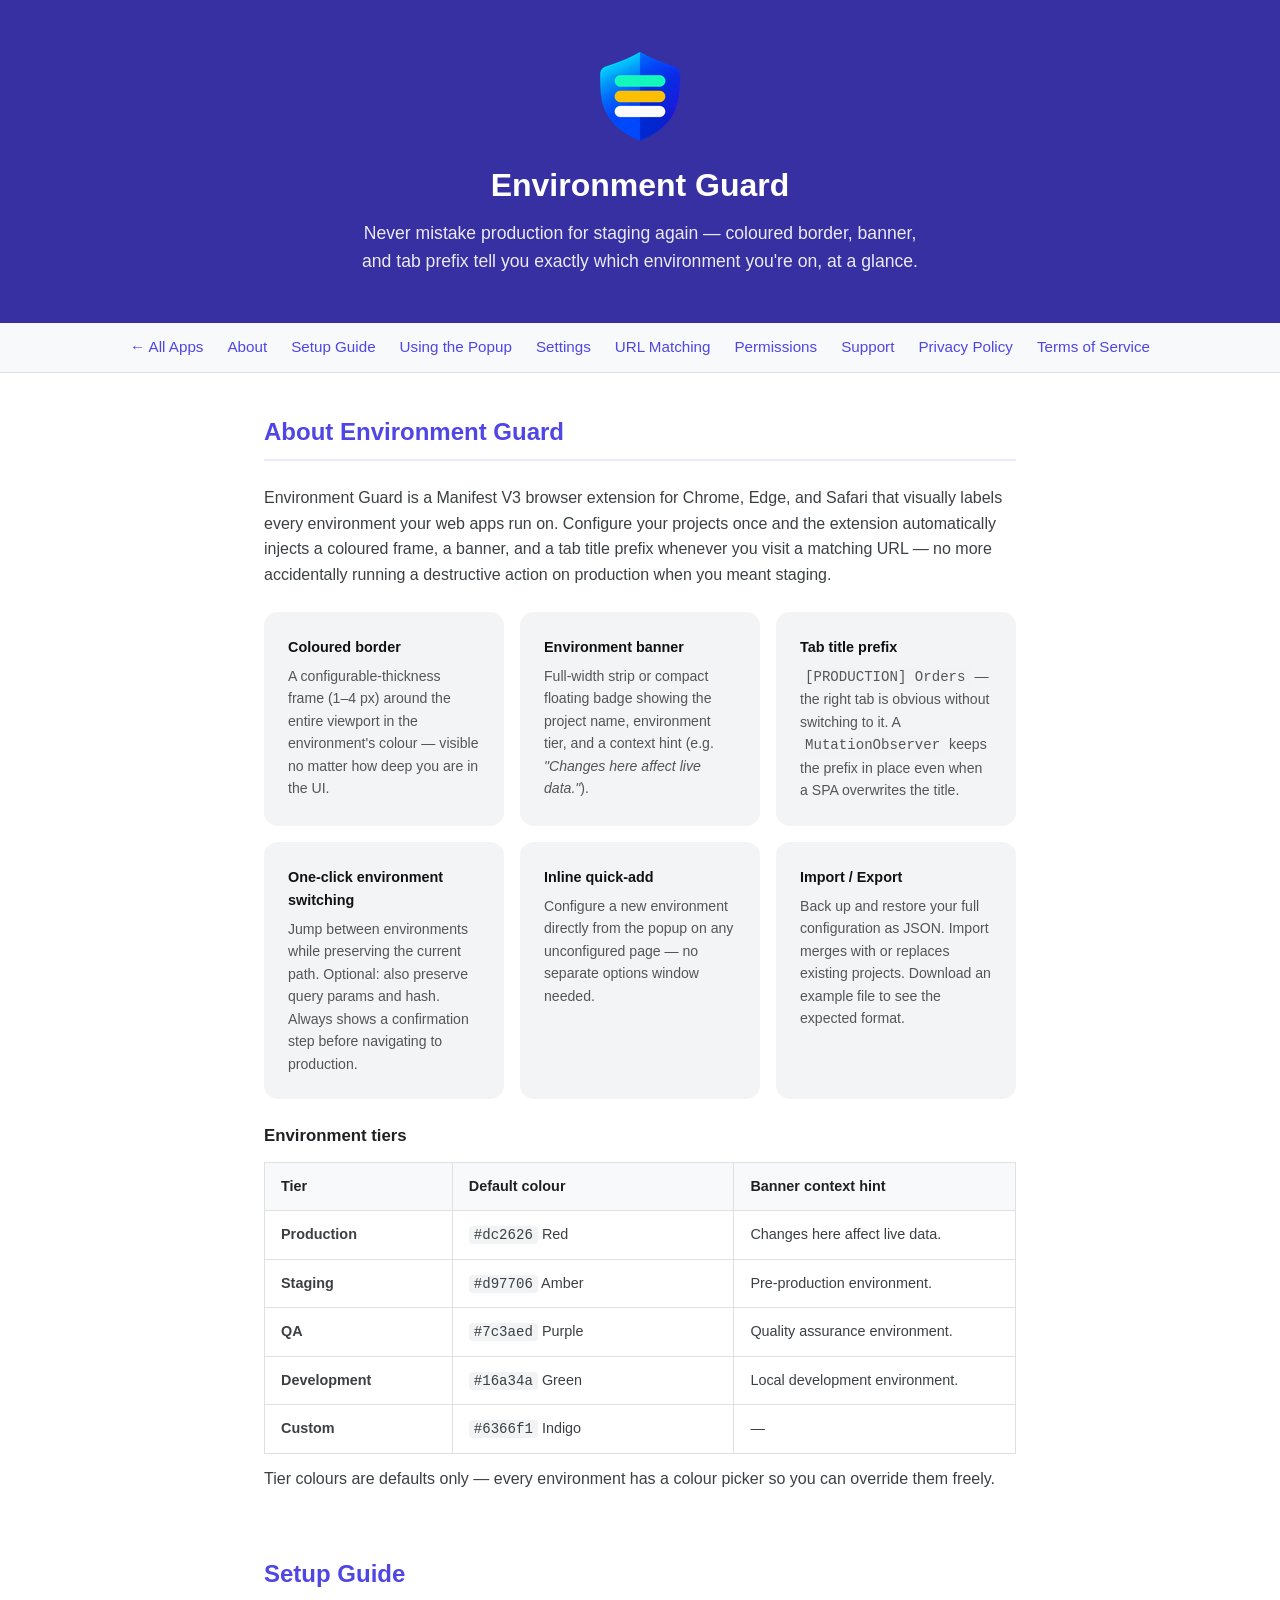
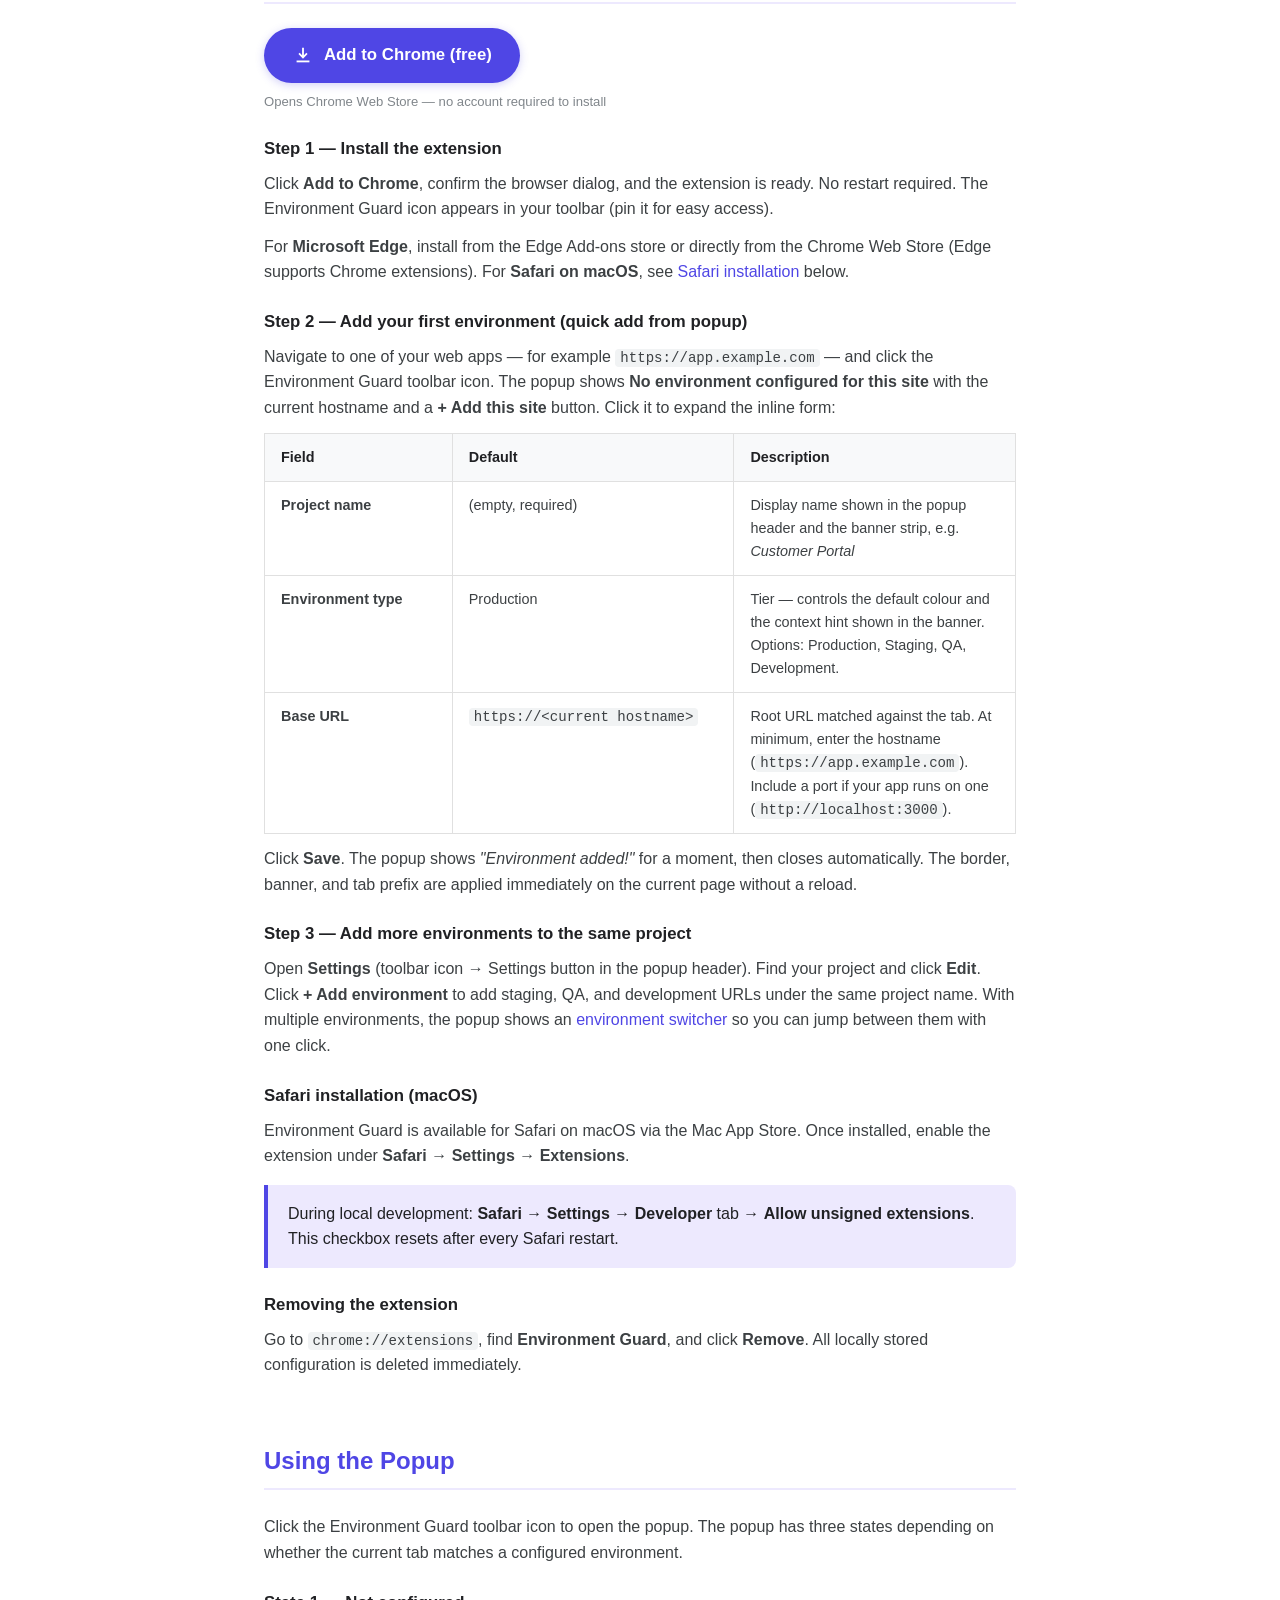
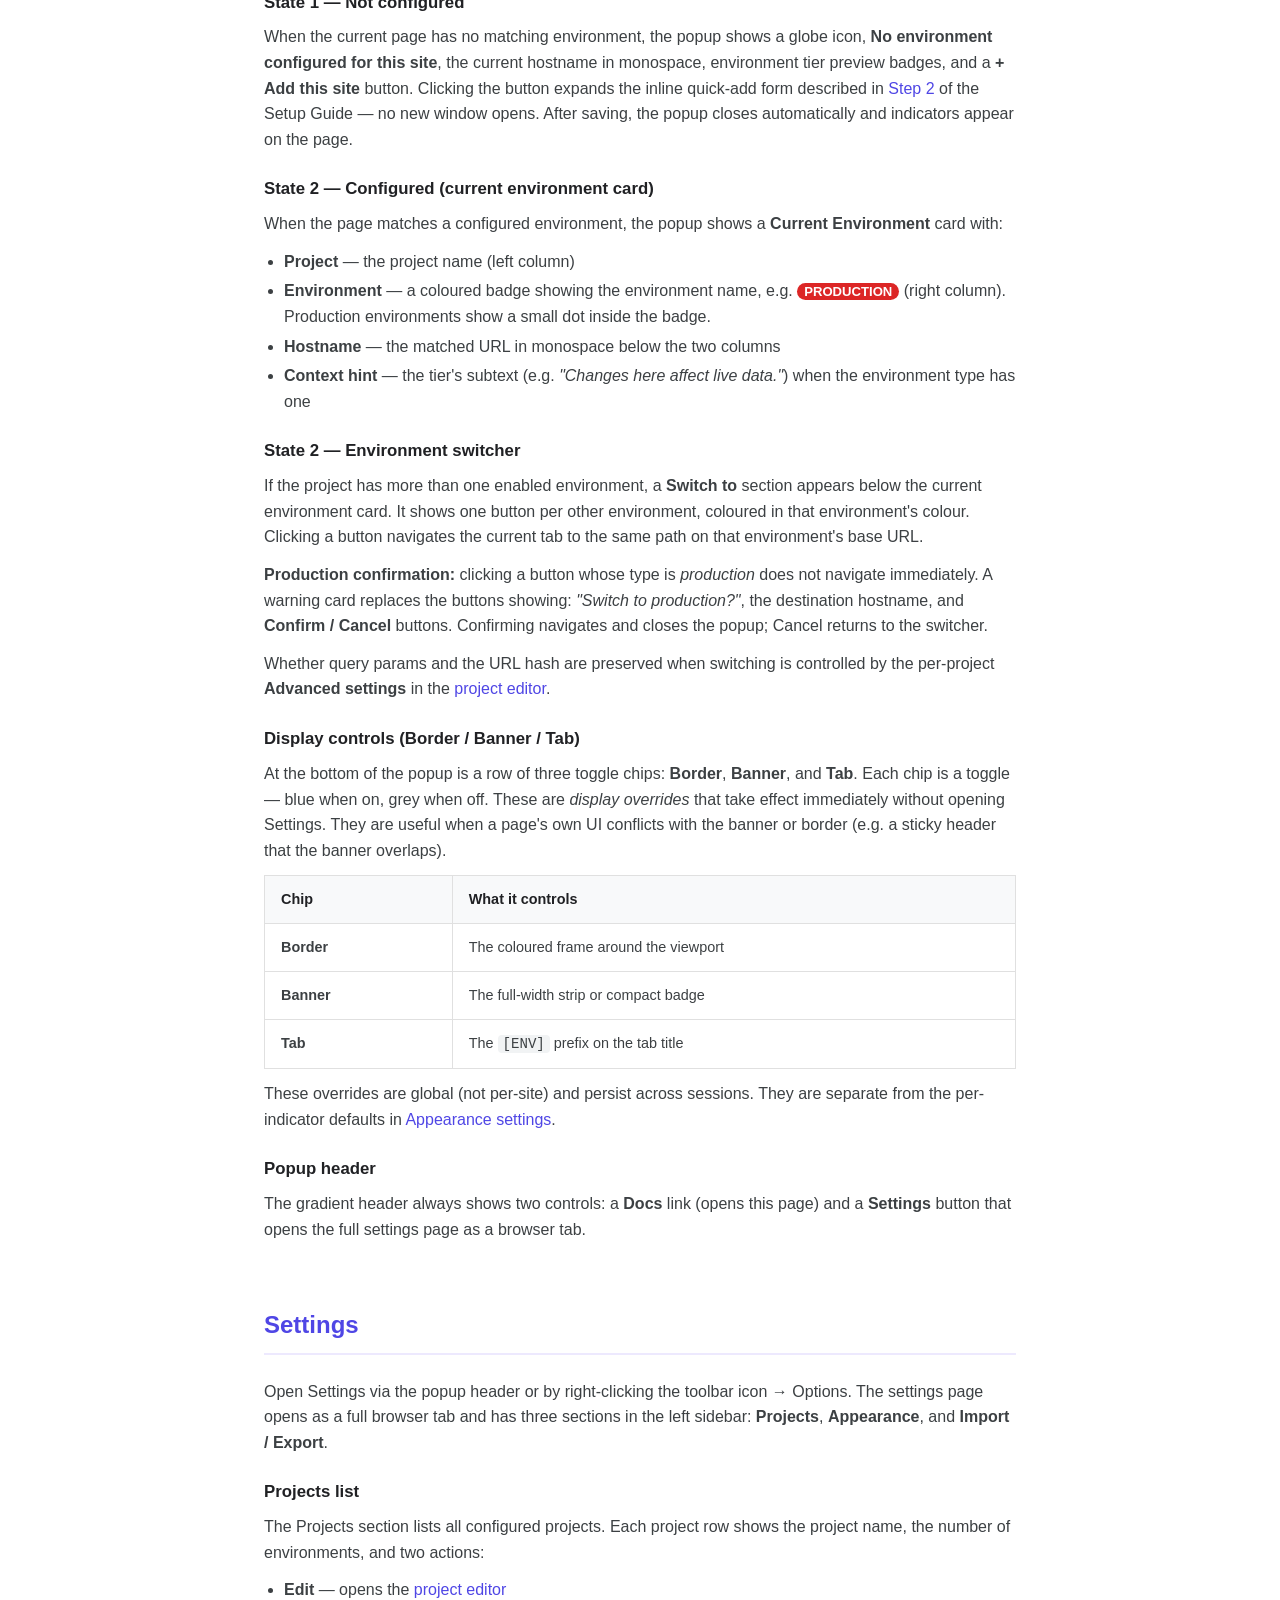
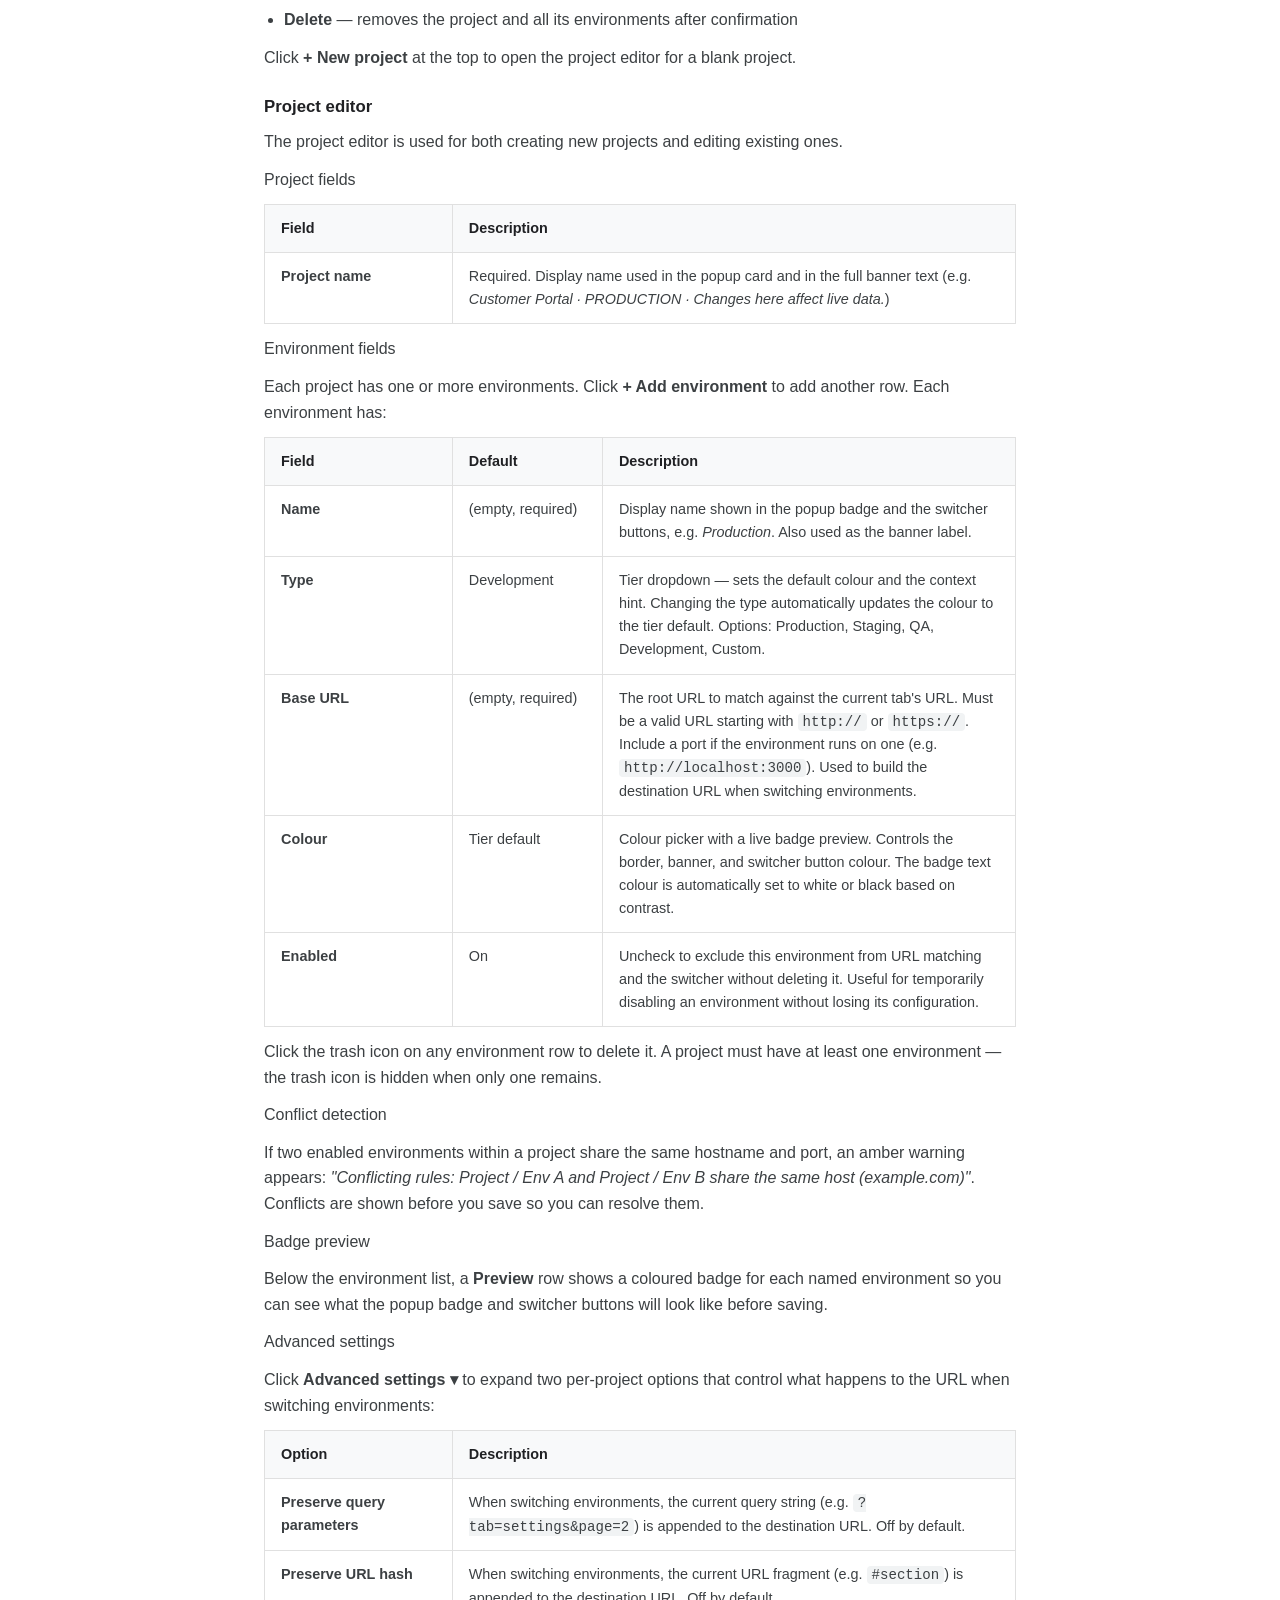
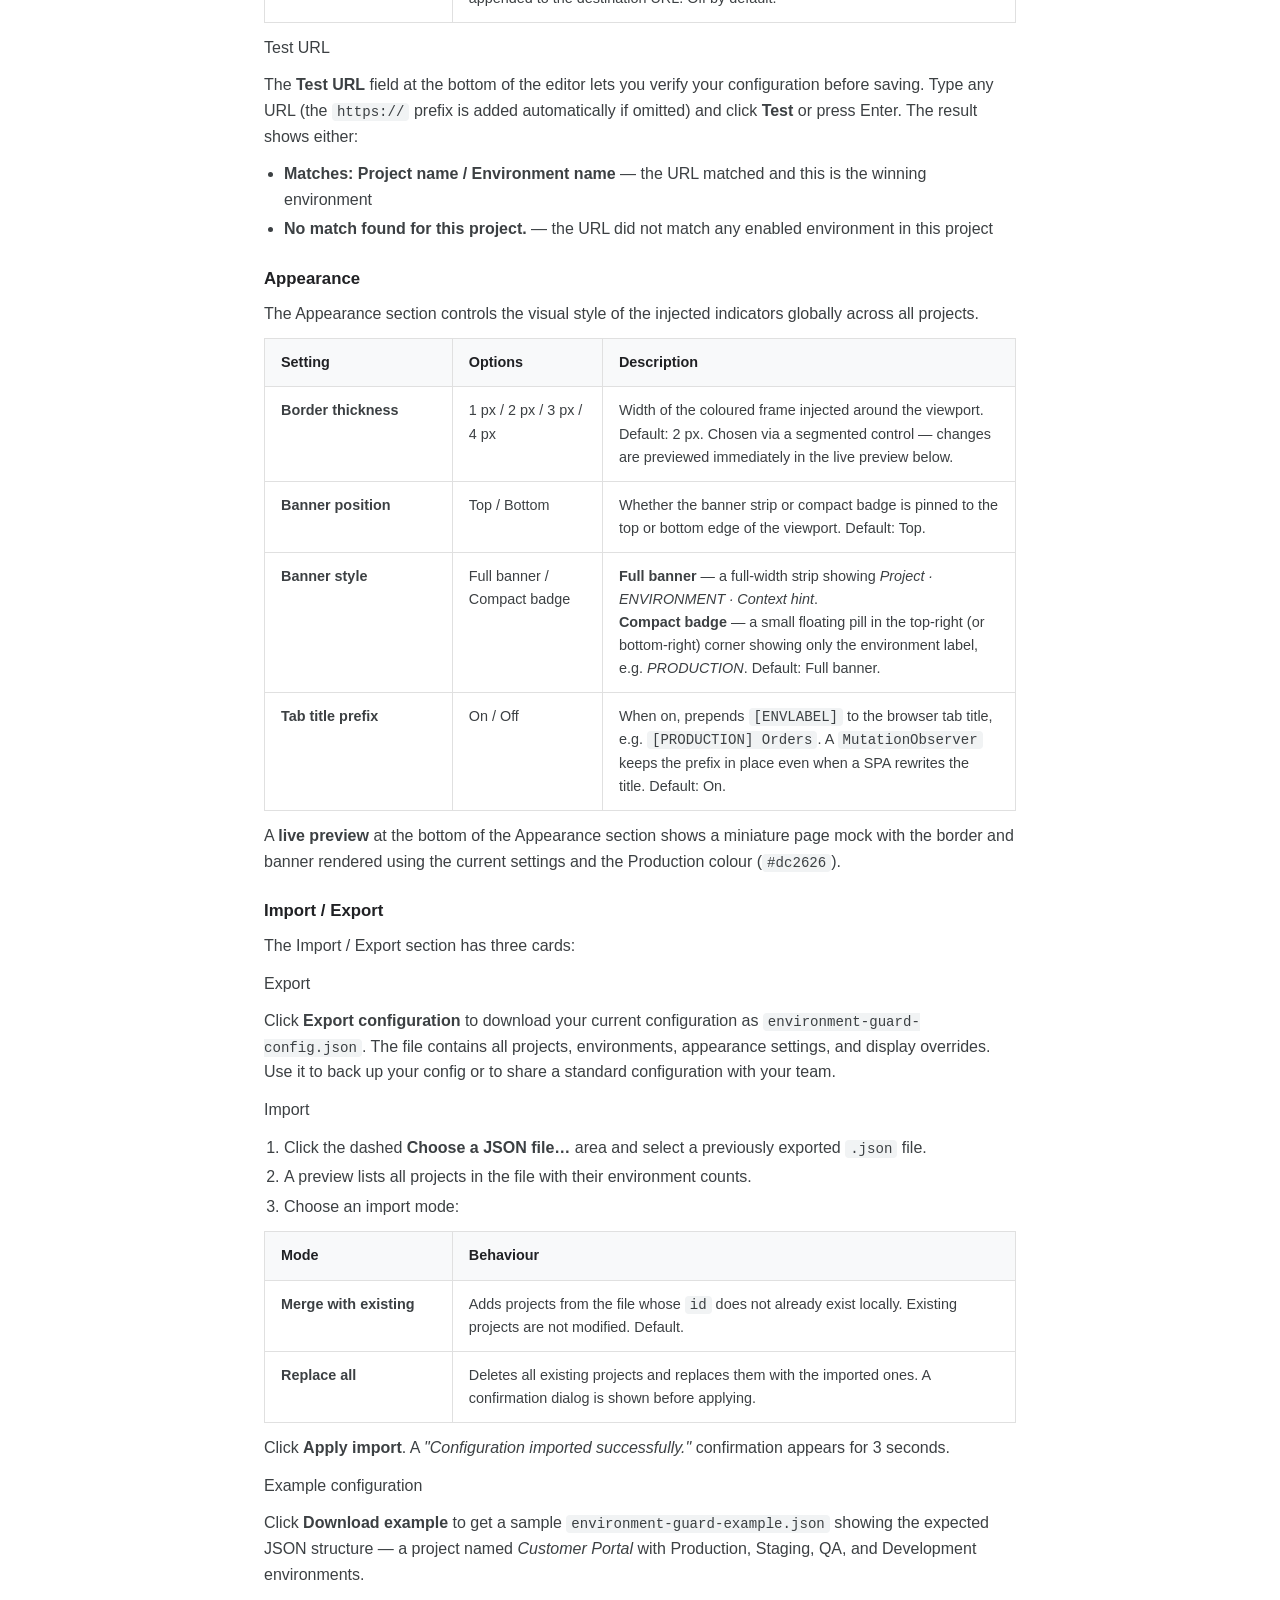
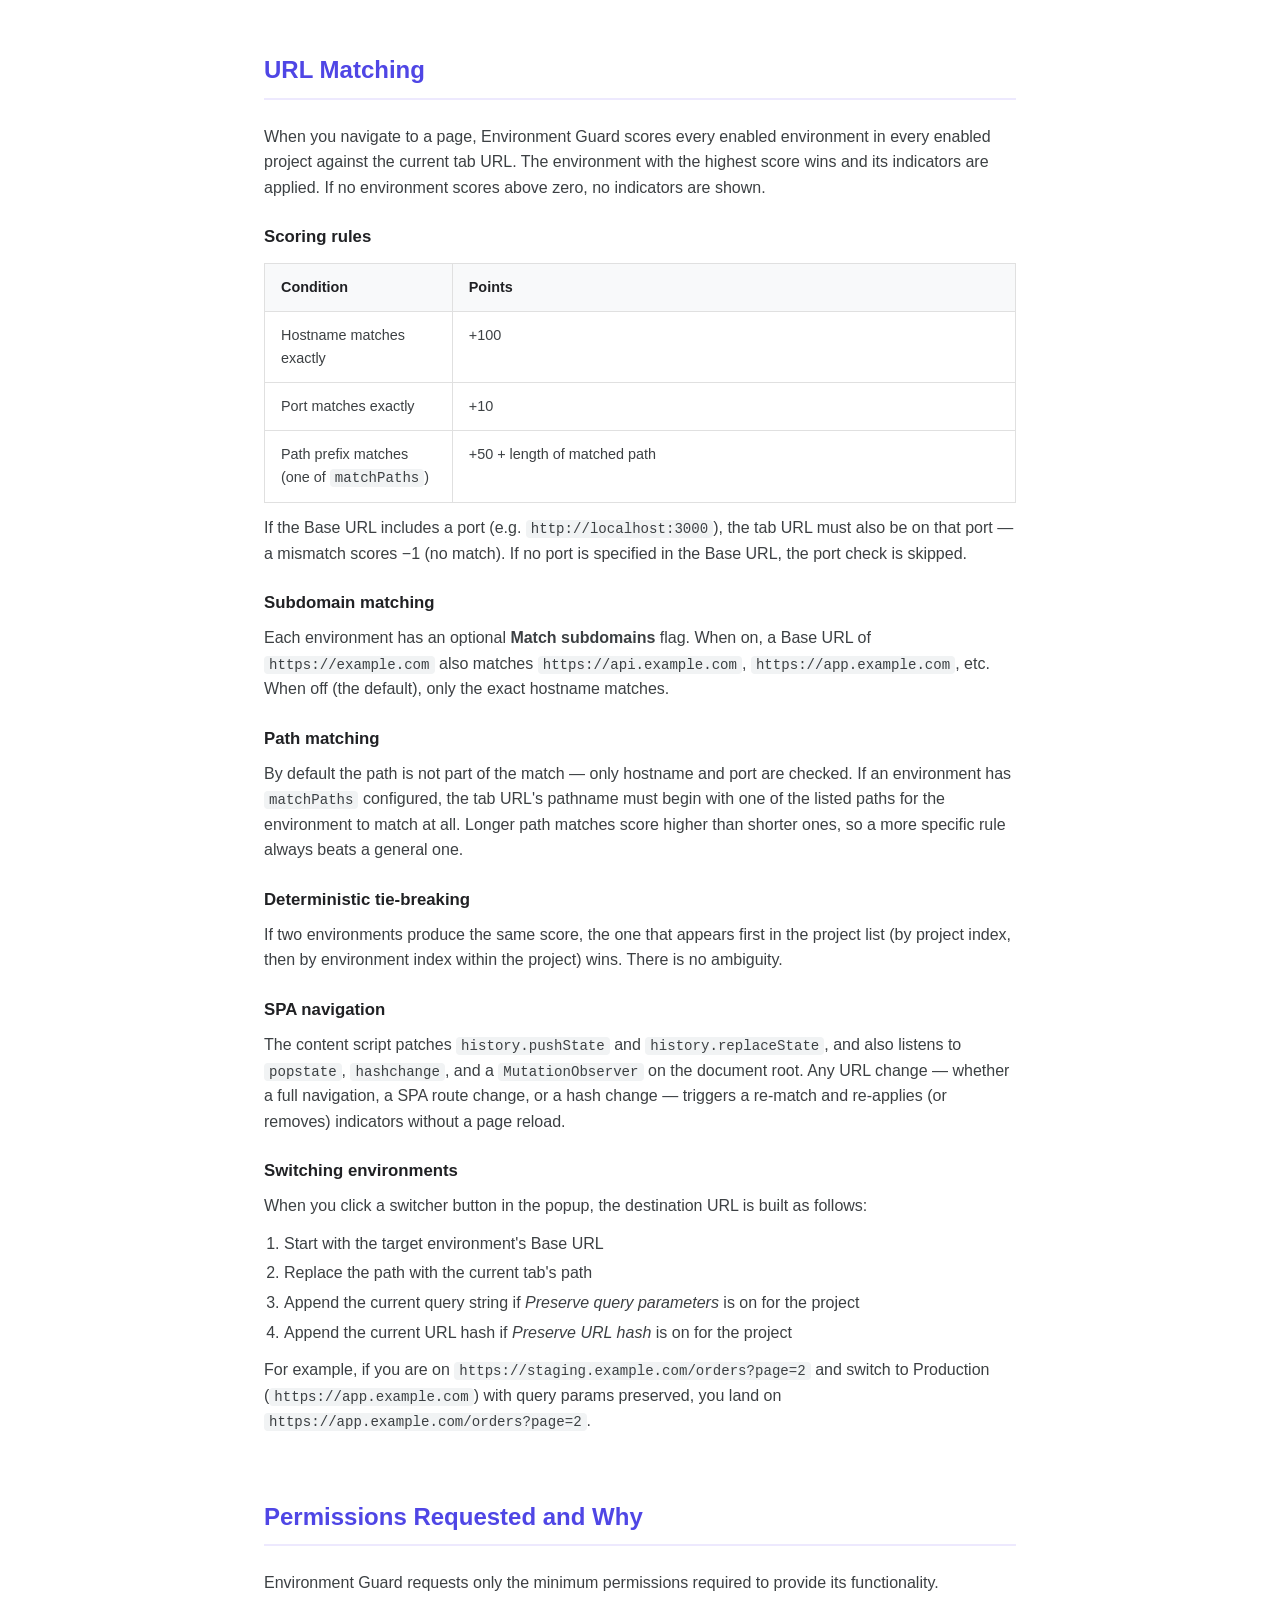
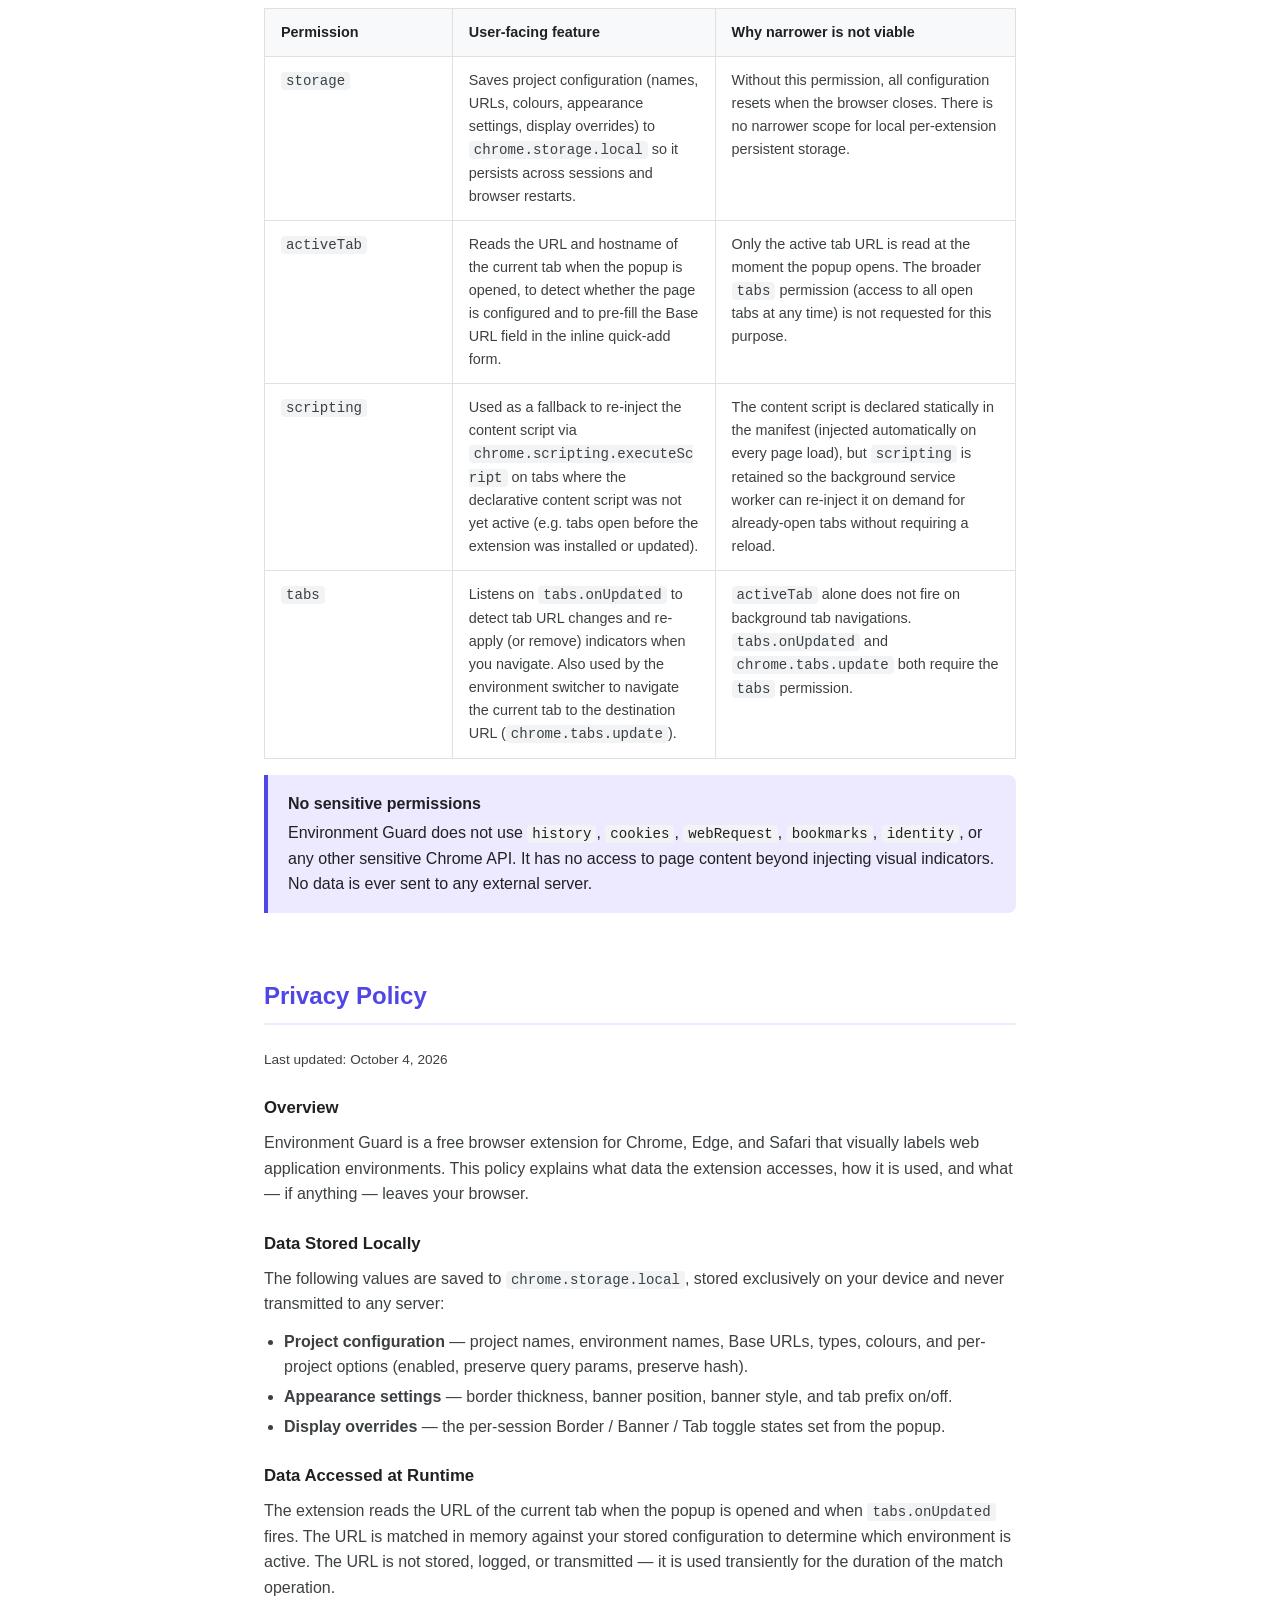
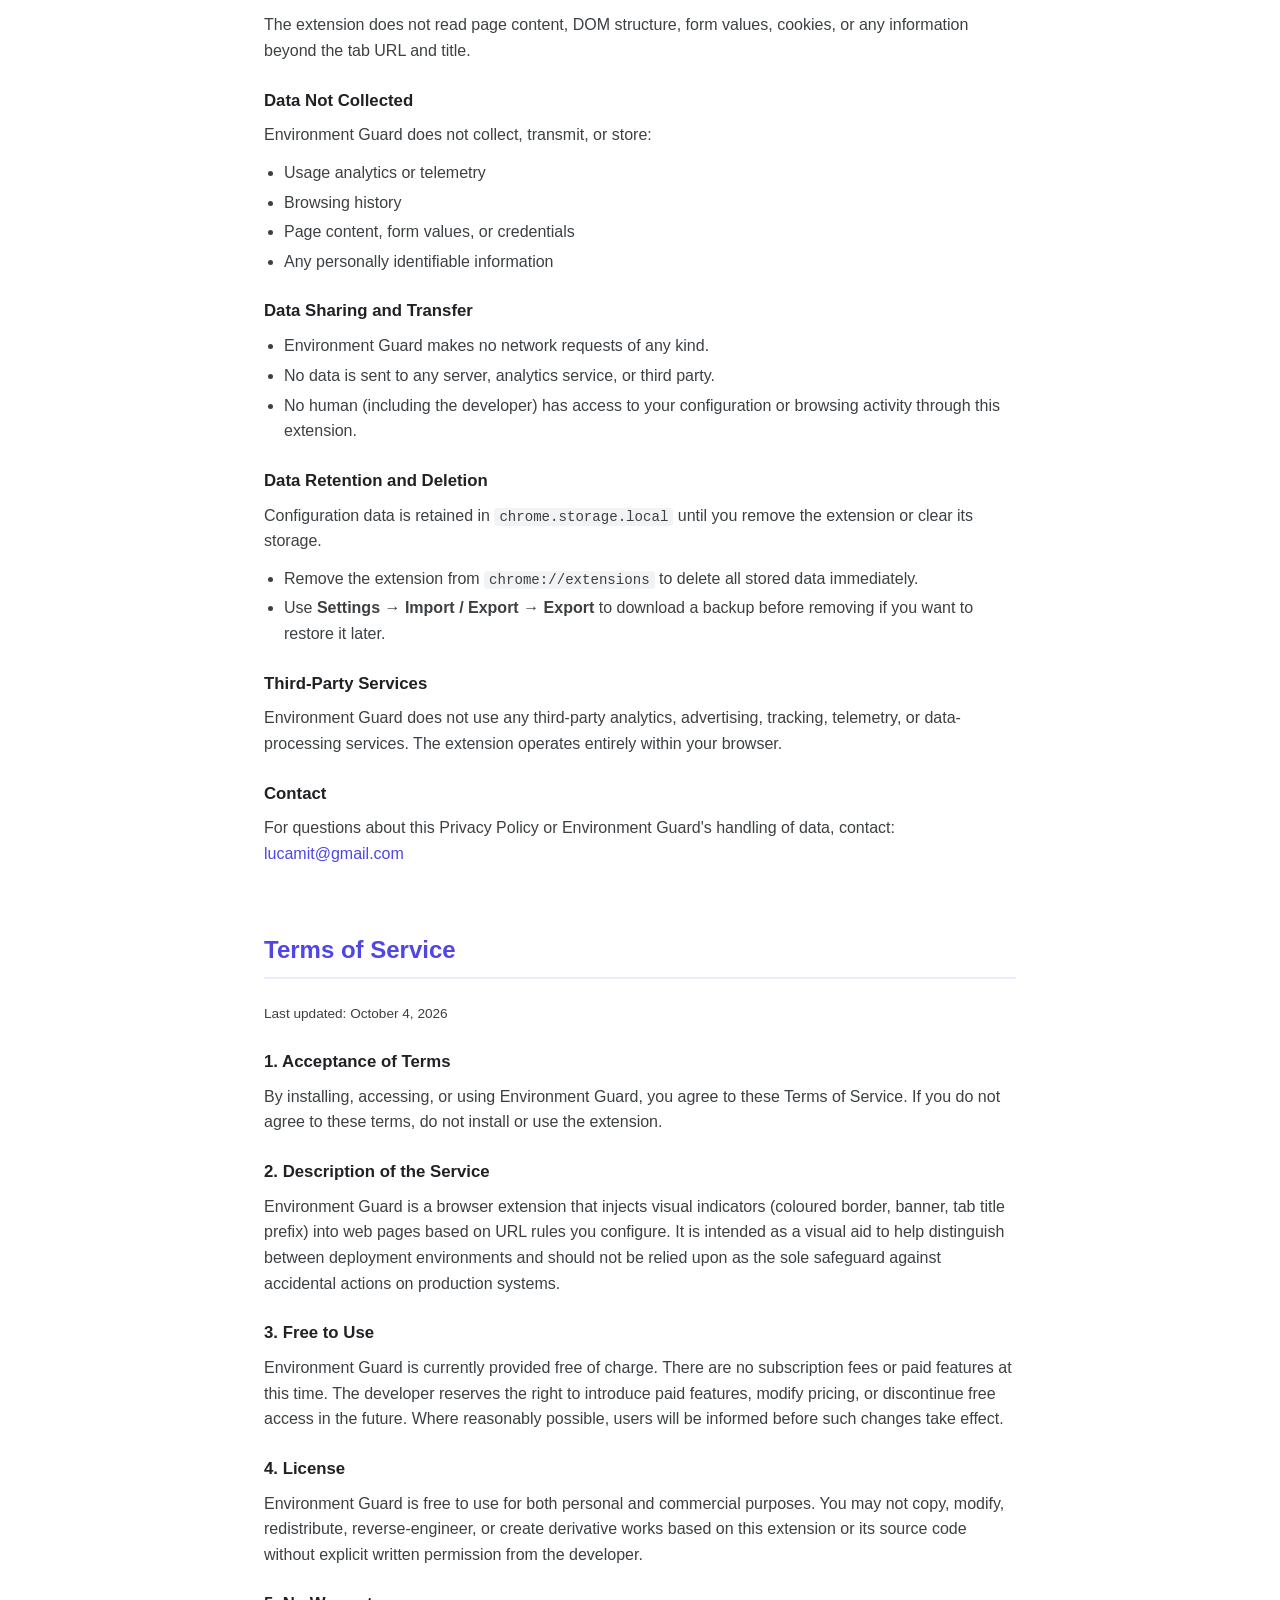
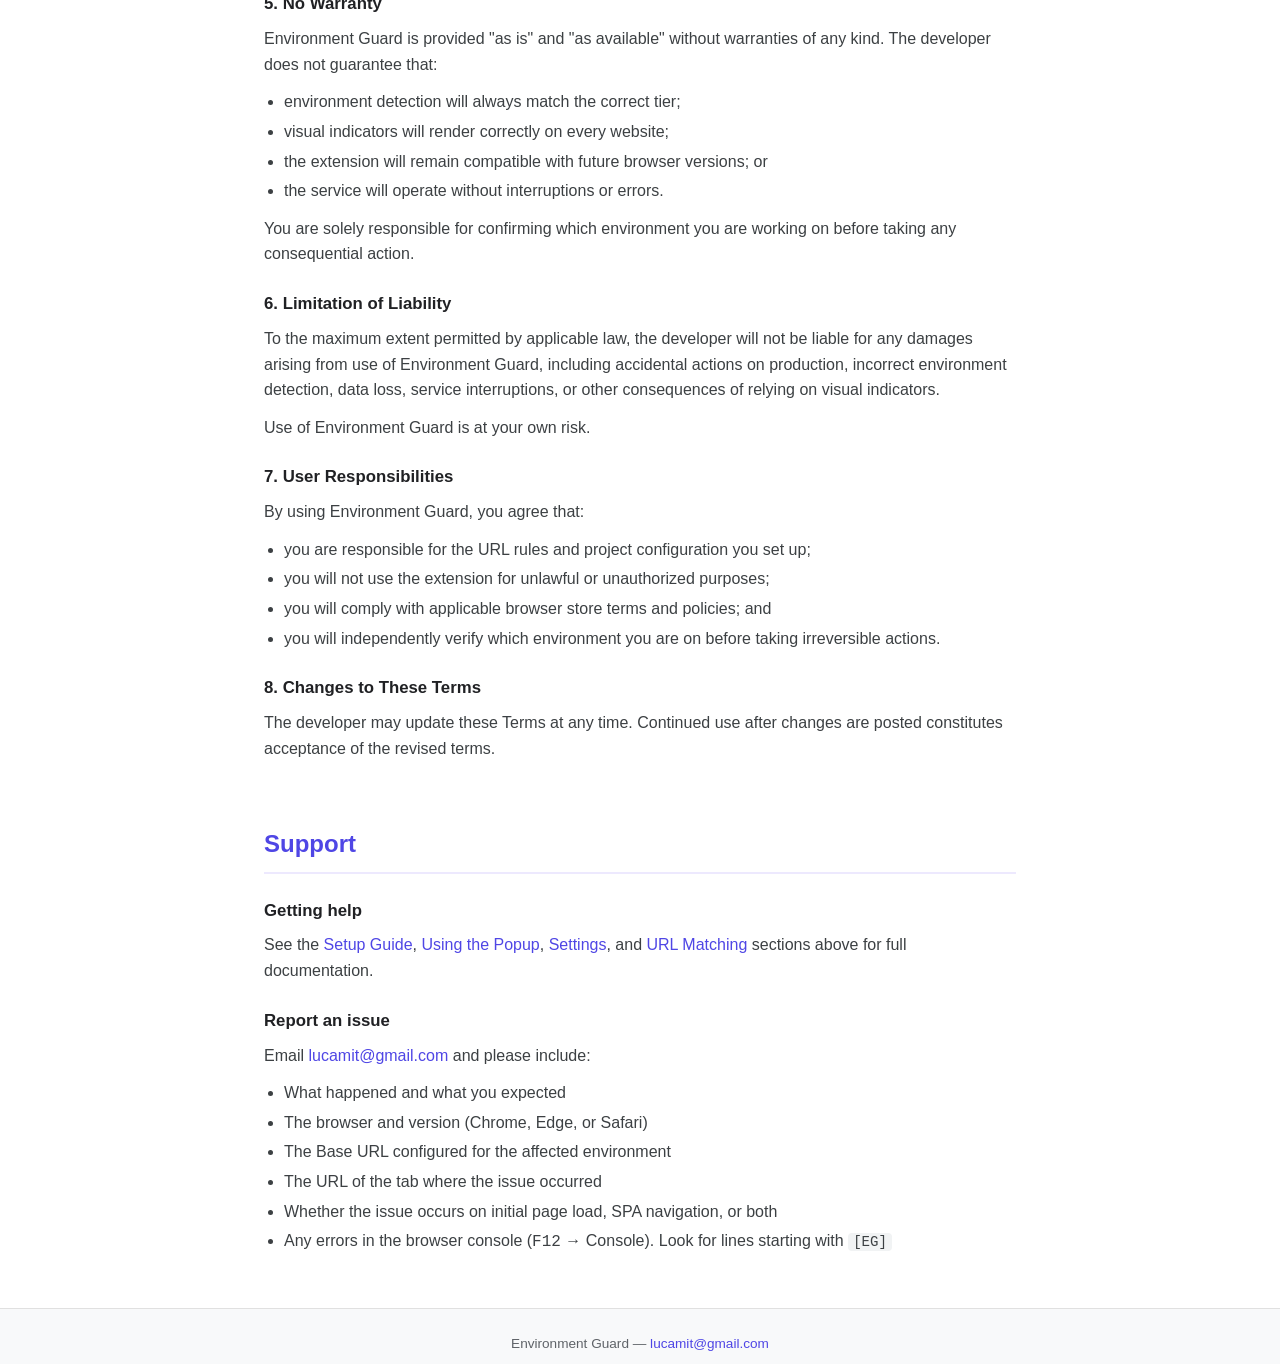
<file: apps/environment-guard/index.html>
<!doctype html>
<html lang="en">
  <head>
    <meta charset="UTF-8" />
    <meta name="viewport" content="width=device-width, initial-scale=1.0" />
    <title>Environment Guard | Chrome / Edge / Safari Extension</title>
    <meta
      name="description"
      content="Environment Guard is a browser extension that visually distinguishes production, staging, QA, and development environments at a glance — coloured border, banner, and tab prefix injected directly into the page."
    />
    <meta name="robots" content="index, follow" />
    <link rel="canonical" href="https://apps.agaur.dev/apps/environment-guard/" />
    <meta name="author" content="Amit Gaur" />
    <link rel="icon" type="image/png" href="images/environment-guard-128x128.png" />
    <link rel="sitemap" type="application/xml" title="Sitemap" href="/sitemap.xml" />
    <meta property="og:type" content="website" />
    <meta property="og:url" content="https://apps.agaur.dev/apps/environment-guard/" />
    <meta property="og:title" content="Environment Guard | Chrome / Edge / Safari Extension" />
    <meta
      property="og:description"
      content="Environment Guard is a browser extension that visually distinguishes production, staging, QA, and development environments at a glance — coloured border, banner, and tab prefix injected directly into the page."
    />
    <meta
      property="og:image"
      content="https://apps.agaur.dev/apps/environment-guard/images/environment-guard-128x128.png"
    />
    <meta name="twitter:card" content="summary" />
    <meta name="twitter:title" content="Environment Guard | Chrome / Edge / Safari Extension" />
    <meta
      name="twitter:description"
      content="Environment Guard is a browser extension that visually distinguishes production, staging, QA, and development environments at a glance — coloured border, banner, and tab prefix injected directly into the page."
    />
    <meta
      name="twitter:image"
      content="https://apps.agaur.dev/apps/environment-guard/images/environment-guard-128x128.png"
    />
    <meta property="og:locale" content="en_US" />
    <meta property="og:site_name" content="Apps by Amit Gaur" />
    <script type="application/ld+json">
      {
        "@context": "https://schema.org",
        "@type": "SoftwareApplication",
        "name": "Environment Guard",
        "description": "Environment Guard is a browser extension that visually distinguishes production, staging, QA, and development environments at a glance — coloured border, banner, and tab prefix injected directly into the page.",
        "operatingSystem": "Chrome, Edge, Safari",
        "applicationCategory": "DeveloperApplication",
        "offers": {
          "@type": "Offer",
          "price": "0",
          "priceCurrency": "USD"
        },
        "image": "https://apps.agaur.dev/apps/environment-guard/images/environment-guard-128x128.png"
      }
    </script>
    <script type="application/ld+json">
      {
        "@context": "https://schema.org",
        "@type": "BreadcrumbList",
        "itemListElement": [
          { "@type": "ListItem", "position": 1, "name": "Home", "item": "https://apps.agaur.dev/" },
          {
            "@type": "ListItem",
            "position": 2,
            "name": "Apps",
            "item": "https://apps.agaur.dev/apps/"
          },
          {
            "@type": "ListItem",
            "position": 3,
            "name": "Environment Guard",
            "item": "https://apps.agaur.dev/apps/environment-guard/"
          }
        ]
      }
    </script>
    <link rel="stylesheet" href="../common.css" />
    <link rel="stylesheet" href="style.css" />
  </head>
  <body class="app-page">
    <header>
      <img src="images/environment-guard-96x96.png" alt="Environment Guard icon" />
      <h1>Environment Guard</h1>
      <p>
        Never mistake production for staging again — coloured border, banner, and tab prefix tell
        you exactly which environment you're on, at a glance.
      </p>
    </header>

    <nav>
      <a href="/apps/">← All Apps</a>
      <a href="#about">About</a>
      <a href="#setup">Setup Guide</a>
      <a href="#popup">Using the Popup</a>
      <a href="#settings">Settings</a>
      <a href="#matching">URL Matching</a>
      <a href="#permissions">Permissions</a>
      <a href="#support">Support</a>
      <a href="#privacy-policy">Privacy Policy</a>
      <a href="#terms-of-service">Terms of Service</a>
    </nav>

    <div class="container">

      <!-- ABOUT -->
      <section id="about" class="section">
        <h2>About Environment Guard</h2>
        <p>
          Environment Guard is a Manifest V3 browser extension for Chrome, Edge, and Safari that
          visually labels every environment your web apps run on. Configure your projects once and
          the extension automatically injects a coloured frame, a banner, and a tab title prefix
          whenever you visit a matching URL — no more accidentally running a destructive action on
          production when you meant staging.
        </p>

        <div class="features">
          <div class="feature">
            <h3>Coloured border</h3>
            <p>
              A configurable-thickness frame (1–4 px) around the entire viewport in the
              environment's colour — visible no matter how deep you are in the UI.
            </p>
          </div>
          <div class="feature">
            <h3>Environment banner</h3>
            <p>
              Full-width strip or compact floating badge showing the project name, environment
              tier, and a context hint (e.g. <em>"Changes here affect live data."</em>).
            </p>
          </div>
          <div class="feature">
            <h3>Tab title prefix</h3>
            <p>
              <code>[PRODUCTION] Orders</code> — the right tab is obvious without switching to it.
              A <code>MutationObserver</code> keeps the prefix in place even when a SPA overwrites
              the title.
            </p>
          </div>
          <div class="feature">
            <h3>One-click environment switching</h3>
            <p>
              Jump between environments while preserving the current path. Optional: also preserve
              query params and hash. Always shows a confirmation step before navigating to
              production.
            </p>
          </div>
          <div class="feature">
            <h3>Inline quick-add</h3>
            <p>
              Configure a new environment directly from the popup on any unconfigured page — no
              separate options window needed.
            </p>
          </div>
          <div class="feature">
            <h3>Import / Export</h3>
            <p>
              Back up and restore your full configuration as JSON. Import merges with or replaces
              existing projects. Download an example file to see the expected format.
            </p>
          </div>
        </div>

        <h3>Environment tiers</h3>
        <table>
          <thead>
            <tr>
              <th>Tier</th>
              <th>Default colour</th>
              <th>Banner context hint</th>
            </tr>
          </thead>
          <tbody>
            <tr>
              <td><strong>Production</strong></td>
              <td><code>#dc2626</code> Red</td>
              <td>Changes here affect live data.</td>
            </tr>
            <tr>
              <td><strong>Staging</strong></td>
              <td><code>#d97706</code> Amber</td>
              <td>Pre-production environment.</td>
            </tr>
            <tr>
              <td><strong>QA</strong></td>
              <td><code>#7c3aed</code> Purple</td>
              <td>Quality assurance environment.</td>
            </tr>
            <tr>
              <td><strong>Development</strong></td>
              <td><code>#16a34a</code> Green</td>
              <td>Local development environment.</td>
            </tr>
            <tr>
              <td><strong>Custom</strong></td>
              <td><code>#6366f1</code> Indigo</td>
              <td>—</td>
            </tr>
          </tbody>
        </table>
        <p>
          Tier colours are defaults only — every environment has a colour picker so you can
          override them freely.
        </p>
      </section>

      <!-- SETUP GUIDE -->
      <section id="setup" class="section">
        <h2>Setup Guide</h2>

        <a
          class="install-button"
          href="https://chromewebstore.google.com/detail/environment-guard/aanjnjkopogmikpjbgkkfecdjlncndnn"
          target="_blank"
          rel="noopener noreferrer"
        >
          <svg
            width="22"
            height="22"
            viewBox="0 0 24 24"
            fill="none"
            xmlns="http://www.w3.org/2000/svg"
            aria-hidden="true"
          >
            <path
              d="M12 16L7 11l1.4-1.45 2.6 2.6V4h2v8.15l2.6-2.6L17 11l-5 5z"
              fill="currentColor"
            />
            <path d="M5 20v-2h14v2H5z" fill="currentColor" />
          </svg>
          Add to Chrome (free)
        </a>
        <p class="install-note">Opens Chrome Web Store — no account required to install</p>

        <h3>Step 1 — Install the extension</h3>
        <p>
          Click <strong>Add to Chrome</strong>, confirm the browser dialog, and the extension is
          ready. No restart required. The Environment Guard icon appears in your toolbar (pin it
          for easy access).
        </p>
        <p>
          For <strong>Microsoft Edge</strong>, install from the Edge Add-ons store or directly from
          the Chrome Web Store (Edge supports Chrome extensions). For <strong>Safari on macOS</strong>,
          see <a href="#safari">Safari installation</a> below.
        </p>

        <h3>Step 2 — Add your first environment (quick add from popup)</h3>
        <p>
          Navigate to one of your web apps — for example <code>https://app.example.com</code> —
          and click the Environment Guard toolbar icon. The popup shows <strong>No environment
          configured for this site</strong> with the current hostname and a
          <strong>+ Add this site</strong> button. Click it to expand the inline form:
        </p>
        <table>
          <thead>
            <tr>
              <th>Field</th>
              <th>Default</th>
              <th>Description</th>
            </tr>
          </thead>
          <tbody>
            <tr>
              <td><strong>Project name</strong></td>
              <td>(empty, required)</td>
              <td>
                Display name shown in the popup header and the banner strip, e.g.
                <em>Customer Portal</em>
              </td>
            </tr>
            <tr>
              <td><strong>Environment type</strong></td>
              <td>Production</td>
              <td>
                Tier — controls the default colour and the context hint shown in the banner.
                Options: Production, Staging, QA, Development.
              </td>
            </tr>
            <tr>
              <td><strong>Base URL</strong></td>
              <td><code>https://&lt;current hostname&gt;</code></td>
              <td>
                Root URL matched against the tab. At minimum, enter the hostname
                (<code>https://app.example.com</code>). Include a port if your app runs on one
                (<code>http://localhost:3000</code>).
              </td>
            </tr>
          </tbody>
        </table>
        <p>
          Click <strong>Save</strong>. The popup shows <em>"Environment added!"</em> for a moment,
          then closes automatically. The border, banner, and tab prefix are applied immediately on
          the current page without a reload.
        </p>

        <h3>Step 3 — Add more environments to the same project</h3>
        <p>
          Open <strong>Settings</strong> (toolbar icon → Settings button in the popup header). Find
          your project and click <strong>Edit</strong>. Click <strong>+ Add environment</strong> to
          add staging, QA, and development URLs under the same project name. With multiple
          environments, the popup shows an <a href="#switcher">environment switcher</a> so you can
          jump between them with one click.
        </p>

        <h3 id="safari">Safari installation (macOS)</h3>
        <p>
          Environment Guard is available for Safari on macOS via the Mac App Store. Once
          installed, enable the extension under <strong>Safari → Settings → Extensions</strong>.
        </p>
        <div class="notice">
          During local development: <strong>Safari → Settings → Developer</strong> tab →
          <strong>Allow unsigned extensions</strong>. This checkbox resets after every Safari
          restart.
        </div>

        <h3>Removing the extension</h3>
        <p>
          Go to <code>chrome://extensions</code>, find <strong>Environment Guard</strong>, and
          click <strong>Remove</strong>. All locally stored configuration is deleted immediately.
        </p>
      </section>

      <!-- POPUP -->
      <section id="popup" class="section">
        <h2>Using the Popup</h2>
        <p>
          Click the Environment Guard toolbar icon to open the popup. The popup has three states
          depending on whether the current tab matches a configured environment.
        </p>

        <h3>State 1 — Not configured</h3>
        <p>
          When the current page has no matching environment, the popup shows a globe icon,
          <strong>No environment configured for this site</strong>, the current hostname in monospace,
          environment tier preview badges, and a <strong>+ Add this site</strong> button. Clicking
          the button expands the inline quick-add form described in <a href="#setup">Step 2</a> of
          the Setup Guide — no new window opens. After saving, the popup closes automatically and
          indicators appear on the page.
        </p>

        <h3>State 2 — Configured (current environment card)</h3>
        <p>
          When the page matches a configured environment, the popup shows a
          <strong>Current Environment</strong> card with:
        </p>
        <ul>
          <li>
            <strong>Project</strong> — the project name (left column)
          </li>
          <li>
            <strong>Environment</strong> — a coloured badge showing the environment name, e.g.
            <span style="background:#dc2626;color:#fff;padding:1px 7px;border-radius:10px;font-size:0.82rem;font-weight:700;">PRODUCTION</span>
            (right column). Production environments show a small dot inside the badge.
          </li>
          <li>
            <strong>Hostname</strong> — the matched URL in monospace below the two columns
          </li>
          <li>
            <strong>Context hint</strong> — the tier's subtext (e.g. <em>"Changes here affect live
            data."</em>) when the environment type has one
          </li>
        </ul>

        <h3 id="switcher">State 2 — Environment switcher</h3>
        <p>
          If the project has more than one enabled environment, a <strong>Switch to</strong> section
          appears below the current environment card. It shows one button per other environment,
          coloured in that environment's colour. Clicking a button navigates the current tab to the
          same path on that environment's base URL.
        </p>
        <p>
          <strong>Production confirmation:</strong> clicking a button whose type is
          <em>production</em> does not navigate immediately. A warning card replaces the buttons
          showing: <em>"Switch to production?"</em>, the destination hostname, and
          <strong>Confirm / Cancel</strong> buttons. Confirming navigates and closes the popup;
          Cancel returns to the switcher.
        </p>
        <p>
          Whether query params and the URL hash are preserved when switching is controlled by the
          per-project <strong>Advanced settings</strong> in the <a href="#project-editor">project
          editor</a>.
        </p>

        <h3>Display controls (Border / Banner / Tab)</h3>
        <p>
          At the bottom of the popup is a row of three toggle chips: <strong>Border</strong>,
          <strong>Banner</strong>, and <strong>Tab</strong>. Each chip is a toggle — blue when on,
          grey when off. These are <em>display overrides</em> that take effect immediately without
          opening Settings. They are useful when a page's own UI conflicts with the banner or border
          (e.g. a sticky header that the banner overlaps).
        </p>
        <table>
          <thead>
            <tr>
              <th>Chip</th>
              <th>What it controls</th>
            </tr>
          </thead>
          <tbody>
            <tr>
              <td><strong>Border</strong></td>
              <td>The coloured frame around the viewport</td>
            </tr>
            <tr>
              <td><strong>Banner</strong></td>
              <td>The full-width strip or compact badge</td>
            </tr>
            <tr>
              <td><strong>Tab</strong></td>
              <td>The <code>[ENV]</code> prefix on the tab title</td>
            </tr>
          </tbody>
        </table>
        <p>
          These overrides are global (not per-site) and persist across sessions. They are separate
          from the per-indicator defaults in <a href="#appearance">Appearance settings</a>.
        </p>

        <h3>Popup header</h3>
        <p>
          The gradient header always shows two controls: a <strong>Docs</strong> link (opens this
          page) and a <strong>Settings</strong> button that opens the full settings page as a
          browser tab.
        </p>
      </section>

      <!-- SETTINGS -->
      <section id="settings" class="section">
        <h2>Settings</h2>
        <p>
          Open Settings via the popup header or by right-clicking the toolbar icon → Options. The
          settings page opens as a full browser tab and has three sections in the left sidebar:
          <strong>Projects</strong>, <strong>Appearance</strong>, and
          <strong>Import / Export</strong>.
        </p>

        <h3>Projects list</h3>
        <p>
          The Projects section lists all configured projects. Each project row shows the project
          name, the number of environments, and two actions:
        </p>
        <ul>
          <li><strong>Edit</strong> — opens the <a href="#project-editor">project editor</a></li>
          <li>
            <strong>Delete</strong> — removes the project and all its environments after
            confirmation
          </li>
        </ul>
        <p>
          Click <strong>+ New project</strong> at the top to open the project editor for a blank
          project.
        </p>

        <h3 id="project-editor">Project editor</h3>
        <p>
          The project editor is used for both creating new projects and editing existing ones.
        </p>

        <p class="feature-label">Project fields</p>
        <table>
          <thead>
            <tr>
              <th>Field</th>
              <th>Description</th>
            </tr>
          </thead>
          <tbody>
            <tr>
              <td><strong>Project name</strong></td>
              <td>
                Required. Display name used in the popup card and in the full banner text (e.g.
                <em>Customer Portal · PRODUCTION · Changes here affect live data.</em>)
              </td>
            </tr>
          </tbody>
        </table>

        <p class="feature-label feature-label-spaced">Environment fields</p>
        <p>
          Each project has one or more environments. Click <strong>+ Add environment</strong> to
          add another row. Each environment has:
        </p>
        <table class="options-table">
          <thead>
            <tr>
              <th>Field</th>
              <th>Default</th>
              <th>Description</th>
            </tr>
          </thead>
          <tbody>
            <tr>
              <td><strong>Name</strong></td>
              <td>(empty, required)</td>
              <td>
                Display name shown in the popup badge and the switcher buttons, e.g.
                <em>Production</em>. Also used as the banner label.
              </td>
            </tr>
            <tr>
              <td><strong>Type</strong></td>
              <td>Development</td>
              <td>
                Tier dropdown — sets the default colour and the context hint. Changing the type
                automatically updates the colour to the tier default. Options: Production, Staging,
                QA, Development, Custom.
              </td>
            </tr>
            <tr>
              <td><strong>Base URL</strong></td>
              <td>(empty, required)</td>
              <td>
                The root URL to match against the current tab's URL. Must be a valid URL starting
                with <code>http://</code> or <code>https://</code>. Include a port if the
                environment runs on one (e.g. <code>http://localhost:3000</code>). Used to build
                the destination URL when switching environments.
              </td>
            </tr>
            <tr>
              <td><strong>Colour</strong></td>
              <td>Tier default</td>
              <td>
                Colour picker with a live badge preview. Controls the border, banner, and switcher
                button colour. The badge text colour is automatically set to white or black based
                on contrast.
              </td>
            </tr>
            <tr>
              <td><strong>Enabled</strong></td>
              <td>On</td>
              <td>
                Uncheck to exclude this environment from URL matching and the switcher without
                deleting it. Useful for temporarily disabling an environment without losing its
                configuration.
              </td>
            </tr>
          </tbody>
        </table>
        <p>
          Click the trash icon on any environment row to delete it. A project must have at least
          one environment — the trash icon is hidden when only one remains.
        </p>

        <p class="feature-label feature-label-spaced">Conflict detection</p>
        <p>
          If two enabled environments within a project share the same hostname and port, an amber
          warning appears: <em>"Conflicting rules: Project / Env A and Project / Env B share the
          same host (example.com)"</em>. Conflicts are shown before you save so you can resolve
          them.
        </p>

        <p class="feature-label feature-label-spaced">Badge preview</p>
        <p>
          Below the environment list, a <strong>Preview</strong> row shows a coloured badge for
          each named environment so you can see what the popup badge and switcher buttons will look
          like before saving.
        </p>

        <p class="feature-label feature-label-spaced">Advanced settings</p>
        <p>
          Click <strong>Advanced settings ▾</strong> to expand two per-project options that control
          what happens to the URL when switching environments:
        </p>
        <table>
          <thead>
            <tr>
              <th>Option</th>
              <th>Description</th>
            </tr>
          </thead>
          <tbody>
            <tr>
              <td><strong>Preserve query parameters</strong></td>
              <td>
                When switching environments, the current query string (e.g.
                <code>?tab=settings&amp;page=2</code>) is appended to the destination URL. Off by
                default.
              </td>
            </tr>
            <tr>
              <td><strong>Preserve URL hash</strong></td>
              <td>
                When switching environments, the current URL fragment (e.g. <code>#section</code>)
                is appended to the destination URL. Off by default.
              </td>
            </tr>
          </tbody>
        </table>

        <p class="feature-label feature-label-spaced">Test URL</p>
        <p>
          The <strong>Test URL</strong> field at the bottom of the editor lets you verify your
          configuration before saving. Type any URL (the <code>https://</code> prefix is added
          automatically if omitted) and click <strong>Test</strong> or press Enter. The result
          shows either:
        </p>
        <ul>
          <li>
            <strong>Matches: Project name / Environment name</strong> — the URL matched and this
            is the winning environment
          </li>
          <li>
            <strong>No match found for this project.</strong> — the URL did not match any enabled
            environment in this project
          </li>
        </ul>

        <h3 id="appearance">Appearance</h3>
        <p>
          The Appearance section controls the visual style of the injected indicators globally
          across all projects.
        </p>
        <table class="options-table">
          <thead>
            <tr>
              <th>Setting</th>
              <th>Options</th>
              <th>Description</th>
            </tr>
          </thead>
          <tbody>
            <tr>
              <td><strong>Border thickness</strong></td>
              <td>1 px / 2 px / 3 px / 4 px</td>
              <td>
                Width of the coloured frame injected around the viewport. Default: 2 px. Chosen
                via a segmented control — changes are previewed immediately in the live preview
                below.
              </td>
            </tr>
            <tr>
              <td><strong>Banner position</strong></td>
              <td>Top / Bottom</td>
              <td>
                Whether the banner strip or compact badge is pinned to the top or bottom edge of
                the viewport. Default: Top.
              </td>
            </tr>
            <tr>
              <td><strong>Banner style</strong></td>
              <td>Full banner / Compact badge</td>
              <td>
                <strong>Full banner</strong> — a full-width strip showing
                <em>Project · ENVIRONMENT · Context hint</em>.<br />
                <strong>Compact badge</strong> — a small floating pill in the top-right (or
                bottom-right) corner showing only the environment label, e.g. <em>PRODUCTION</em>.
                Default: Full banner.
              </td>
            </tr>
            <tr>
              <td><strong>Tab title prefix</strong></td>
              <td>On / Off</td>
              <td>
                When on, prepends <code>[ENVLABEL]</code> to the browser tab title, e.g.
                <code>[PRODUCTION] Orders</code>. A <code>MutationObserver</code> keeps the prefix
                in place even when a SPA rewrites the title. Default: On.
              </td>
            </tr>
          </tbody>
        </table>
        <p>
          A <strong>live preview</strong> at the bottom of the Appearance section shows a miniature
          page mock with the border and banner rendered using the current settings and the
          Production colour (<code>#dc2626</code>).
        </p>

        <h3>Import / Export</h3>
        <p>The Import / Export section has three cards:</p>

        <p class="feature-label">Export</p>
        <p>
          Click <strong>Export configuration</strong> to download your current configuration as
          <code>environment-guard-config.json</code>. The file contains all projects, environments,
          appearance settings, and display overrides. Use it to back up your config or to share a
          standard configuration with your team.
        </p>

        <p class="feature-label feature-label-spaced">Import</p>
        <ol>
          <li>
            Click the dashed <strong>Choose a JSON file…</strong> area and select a previously
            exported <code>.json</code> file.
          </li>
          <li>
            A preview lists all projects in the file with their environment counts.
          </li>
          <li>Choose an import mode:</li>
        </ol>
        <table>
          <thead>
            <tr>
              <th>Mode</th>
              <th>Behaviour</th>
            </tr>
          </thead>
          <tbody>
            <tr>
              <td><strong>Merge with existing</strong></td>
              <td>
                Adds projects from the file whose <code>id</code> does not already exist locally.
                Existing projects are not modified. Default.
              </td>
            </tr>
            <tr>
              <td><strong>Replace all</strong></td>
              <td>
                Deletes all existing projects and replaces them with the imported ones. A
                confirmation dialog is shown before applying.
              </td>
            </tr>
          </tbody>
        </table>
        <p>
          Click <strong>Apply import</strong>. A <em>"Configuration imported successfully."</em>
          confirmation appears for 3 seconds.
        </p>

        <p class="feature-label feature-label-spaced">Example configuration</p>
        <p>
          Click <strong>Download example</strong> to get a sample
          <code>environment-guard-example.json</code> showing the expected JSON structure — a
          project named <em>Customer Portal</em> with Production, Staging, QA, and Development
          environments.
        </p>
      </section>

      <!-- URL MATCHING -->
      <section id="matching" class="section">
        <h2>URL Matching</h2>
        <p>
          When you navigate to a page, Environment Guard scores every enabled environment in every
          enabled project against the current tab URL. The environment with the highest score wins
          and its indicators are applied. If no environment scores above zero, no indicators are
          shown.
        </p>

        <h3>Scoring rules</h3>
        <table>
          <thead>
            <tr>
              <th>Condition</th>
              <th>Points</th>
            </tr>
          </thead>
          <tbody>
            <tr>
              <td>Hostname matches exactly</td>
              <td>+100</td>
            </tr>
            <tr>
              <td>Port matches exactly</td>
              <td>+10</td>
            </tr>
            <tr>
              <td>Path prefix matches (one of <code>matchPaths</code>)</td>
              <td>+50 + length of matched path</td>
            </tr>
          </tbody>
        </table>
        <p>
          If the Base URL includes a port (e.g. <code>http://localhost:3000</code>), the tab URL
          must also be on that port — a mismatch scores −1 (no match). If no port is specified in
          the Base URL, the port check is skipped.
        </p>

        <h3>Subdomain matching</h3>
        <p>
          Each environment has an optional <strong>Match subdomains</strong> flag. When on, a Base
          URL of <code>https://example.com</code> also matches
          <code>https://api.example.com</code>, <code>https://app.example.com</code>, etc. When
          off (the default), only the exact hostname matches.
        </p>

        <h3>Path matching</h3>
        <p>
          By default the path is not part of the match — only hostname and port are checked. If an
          environment has <code>matchPaths</code> configured, the tab URL's pathname must begin
          with one of the listed paths for the environment to match at all. Longer path matches
          score higher than shorter ones, so a more specific rule always beats a general one.
        </p>

        <h3>Deterministic tie-breaking</h3>
        <p>
          If two environments produce the same score, the one that appears first in the project
          list (by project index, then by environment index within the project) wins. There is no
          ambiguity.
        </p>

        <h3>SPA navigation</h3>
        <p>
          The content script patches <code>history.pushState</code> and
          <code>history.replaceState</code>, and also listens to <code>popstate</code>,
          <code>hashchange</code>, and a <code>MutationObserver</code> on the document root. Any
          URL change — whether a full navigation, a SPA route change, or a hash change — triggers a
          re-match and re-applies (or removes) indicators without a page reload.
        </p>

        <h3>Switching environments</h3>
        <p>
          When you click a switcher button in the popup, the destination URL is built as follows:
        </p>
        <ol>
          <li>Start with the target environment's Base URL</li>
          <li>Replace the path with the current tab's path</li>
          <li>
            Append the current query string if <em>Preserve query parameters</em> is on for the
            project
          </li>
          <li>
            Append the current URL hash if <em>Preserve URL hash</em> is on for the project
          </li>
        </ol>
        <p>
          For example, if you are on
          <code>https://staging.example.com/orders?page=2</code> and switch to Production
          (<code>https://app.example.com</code>) with query params preserved, you land on
          <code>https://app.example.com/orders?page=2</code>.
        </p>
      </section>

      <!-- PERMISSIONS -->
      <section id="permissions" class="section">
        <h2>Permissions Requested and Why</h2>
        <p>
          Environment Guard requests only the minimum permissions required to provide its
          functionality.
        </p>

        <table class="permissions-table">
          <thead>
            <tr>
              <th>Permission</th>
              <th>User-facing feature</th>
              <th>Why narrower is not viable</th>
            </tr>
          </thead>
          <tbody>
            <tr>
              <td><code>storage</code></td>
              <td>
                Saves project configuration (names, URLs, colours, appearance settings, display
                overrides) to <code>chrome.storage.local</code> so it persists across sessions and
                browser restarts.
              </td>
              <td>
                Without this permission, all configuration resets when the browser closes. There is
                no narrower scope for local per-extension persistent storage.
              </td>
            </tr>
            <tr>
              <td><code>activeTab</code></td>
              <td>
                Reads the URL and hostname of the current tab when the popup is opened, to detect
                whether the page is configured and to pre-fill the Base URL field in the inline
                quick-add form.
              </td>
              <td>
                Only the active tab URL is read at the moment the popup opens. The broader
                <code>tabs</code> permission (access to all open tabs at any time) is not requested
                for this purpose.
              </td>
            </tr>
            <tr>
              <td><code>scripting</code></td>
              <td>
                Used as a fallback to re-inject the content script via
                <code>chrome.scripting.executeScript</code> on tabs where the declarative
                content script was not yet active (e.g. tabs open before the extension was
                installed or updated).
              </td>
              <td>
                The content script is declared statically in the manifest (injected automatically
                on every page load), but <code>scripting</code> is retained so the background
                service worker can re-inject it on demand for already-open tabs without requiring
                a reload.
              </td>
            </tr>
            <tr>
              <td><code>tabs</code></td>
              <td>
                Listens on <code>tabs.onUpdated</code> to detect tab URL changes and re-apply
                (or remove) indicators when you navigate. Also used by the environment switcher to
                navigate the current tab to the destination URL
                (<code>chrome.tabs.update</code>).
              </td>
              <td>
                <code>activeTab</code> alone does not fire on background tab navigations.
                <code>tabs.onUpdated</code> and <code>chrome.tabs.update</code> both require the
                <code>tabs</code> permission.
              </td>
            </tr>
          </tbody>
        </table>

        <div class="notice">
          <strong class="notice-title">No sensitive permissions</strong>
          Environment Guard does not use <code>history</code>, <code>cookies</code>,
          <code>webRequest</code>, <code>bookmarks</code>, <code>identity</code>, or any other
          sensitive Chrome API. It has no access to page content beyond injecting visual indicators.
          No data is ever sent to any external server.
        </div>
      </section>

      <!-- PRIVACY POLICY -->
      <section id="privacy-policy" class="section">
        <h2>Privacy Policy</h2>
        <p class="meta">Last updated: October 4, 2026</p>

        <h3>Overview</h3>
        <p>
          Environment Guard is a free browser extension for Chrome, Edge, and Safari that visually
          labels web application environments. This policy explains what data the extension accesses,
          how it is used, and what — if anything — leaves your browser.
        </p>

        <h3>Data Stored Locally</h3>
        <p>
          The following values are saved to <code>chrome.storage.local</code>, stored exclusively
          on your device and never transmitted to any server:
        </p>
        <ul>
          <li>
            <strong>Project configuration</strong> — project names, environment names, Base URLs,
            types, colours, and per-project options (enabled, preserve query params, preserve hash).
          </li>
          <li>
            <strong>Appearance settings</strong> — border thickness, banner position, banner style,
            and tab prefix on/off.
          </li>
          <li>
            <strong>Display overrides</strong> — the per-session Border / Banner / Tab toggle
            states set from the popup.
          </li>
        </ul>

        <h3>Data Accessed at Runtime</h3>
        <p>
          The extension reads the URL of the current tab when the popup is opened and when
          <code>tabs.onUpdated</code> fires. The URL is matched in memory against your stored
          configuration to determine which environment is active. The URL is not stored, logged,
          or transmitted — it is used transiently for the duration of the match operation.
        </p>
        <p>
          The extension does not read page content, DOM structure, form values, cookies, or any
          information beyond the tab URL and title.
        </p>

        <h3>Data Not Collected</h3>
        <p>Environment Guard does not collect, transmit, or store:</p>
        <ul>
          <li>Usage analytics or telemetry</li>
          <li>Browsing history</li>
          <li>Page content, form values, or credentials</li>
          <li>Any personally identifiable information</li>
        </ul>

        <h3>Data Sharing and Transfer</h3>
        <ul>
          <li>Environment Guard makes no network requests of any kind.</li>
          <li>No data is sent to any server, analytics service, or third party.</li>
          <li>
            No human (including the developer) has access to your configuration or browsing
            activity through this extension.
          </li>
        </ul>

        <h3>Data Retention and Deletion</h3>
        <p>
          Configuration data is retained in <code>chrome.storage.local</code> until you remove the
          extension or clear its storage.
        </p>
        <ul>
          <li>
            Remove the extension from <code>chrome://extensions</code> to delete all stored data
            immediately.
          </li>
          <li>
            Use <strong>Settings → Import / Export → Export</strong> to download a backup before
            removing if you want to restore it later.
          </li>
        </ul>

        <h3>Third-Party Services</h3>
        <p>
          Environment Guard does not use any third-party analytics, advertising, tracking,
          telemetry, or data-processing services. The extension operates entirely within your
          browser.
        </p>

        <h3>Contact</h3>
        <p>
          For questions about this Privacy Policy or Environment Guard's handling of data,
          contact: <a href="mailto:lucamit@gmail.com">lucamit@gmail.com</a>
        </p>
      </section>

      <!-- TERMS OF SERVICE -->
      <section id="terms-of-service" class="section">
        <h2>Terms of Service</h2>
        <p class="meta">Last updated: October 4, 2026</p>

        <h3>1. Acceptance of Terms</h3>
        <p>
          By installing, accessing, or using Environment Guard, you agree to these Terms of
          Service. If you do not agree to these terms, do not install or use the extension.
        </p>

        <h3>2. Description of the Service</h3>
        <p>
          Environment Guard is a browser extension that injects visual indicators (coloured
          border, banner, tab title prefix) into web pages based on URL rules you configure. It is
          intended as a visual aid to help distinguish between deployment environments and should
          not be relied upon as the sole safeguard against accidental actions on production systems.
        </p>

        <h3>3. Free to Use</h3>
        <p>
          Environment Guard is currently provided free of charge. There are no subscription fees
          or paid features at this time. The developer reserves the right to introduce paid
          features, modify pricing, or discontinue free access in the future. Where reasonably
          possible, users will be informed before such changes take effect.
        </p>

        <h3>4. License</h3>
        <p>
          Environment Guard is free to use for both personal and commercial purposes. You may not
          copy, modify, redistribute, reverse-engineer, or create derivative works based on this
          extension or its source code without explicit written permission from the developer.
        </p>

        <h3>5. No Warranty</h3>
        <p>
          Environment Guard is provided "as is" and "as available" without warranties of any kind.
          The developer does not guarantee that:
        </p>
        <ul>
          <li>environment detection will always match the correct tier;</li>
          <li>visual indicators will render correctly on every website;</li>
          <li>the extension will remain compatible with future browser versions; or</li>
          <li>the service will operate without interruptions or errors.</li>
        </ul>
        <p>
          You are solely responsible for confirming which environment you are working on before
          taking any consequential action.
        </p>

        <h3>6. Limitation of Liability</h3>
        <p>
          To the maximum extent permitted by applicable law, the developer will not be liable for
          any damages arising from use of Environment Guard, including accidental actions on
          production, incorrect environment detection, data loss, service interruptions, or other
          consequences of relying on visual indicators.
        </p>
        <p>Use of Environment Guard is at your own risk.</p>

        <h3>7. User Responsibilities</h3>
        <p>By using Environment Guard, you agree that:</p>
        <ul>
          <li>you are responsible for the URL rules and project configuration you set up;</li>
          <li>you will not use the extension for unlawful or unauthorized purposes;</li>
          <li>you will comply with applicable browser store terms and policies; and</li>
          <li>
            you will independently verify which environment you are on before taking irreversible
            actions.
          </li>
        </ul>

        <h3>8. Changes to These Terms</h3>
        <p>
          The developer may update these Terms at any time. Continued use after changes are posted
          constitutes acceptance of the revised terms.
        </p>
      </section>

      <!-- SUPPORT -->
      <section id="support" class="section">
        <h2>Support</h2>

        <h3>Getting help</h3>
        <p>
          See the <a href="#setup">Setup Guide</a>, <a href="#popup">Using the Popup</a>,
          <a href="#settings">Settings</a>, and <a href="#matching">URL Matching</a> sections above
          for full documentation.
        </p>

        <h3>Report an issue</h3>
        <p>Email <a href="mailto:lucamit@gmail.com">lucamit@gmail.com</a> and please include:</p>
        <ul>
          <li>What happened and what you expected</li>
          <li>The browser and version (Chrome, Edge, or Safari)</li>
          <li>The Base URL configured for the affected environment</li>
          <li>The URL of the tab where the issue occurred</li>
          <li>Whether the issue occurs on initial page load, SPA navigation, or both</li>
          <li>
            Any errors in the browser console (<kbd>F12</kbd> → Console). Look for lines starting
            with <code>[EG]</code>
          </li>
        </ul>
      </section>
    </div>

    <footer>
      <p>Environment Guard &mdash; <a href="mailto:lucamit@gmail.com">lucamit@gmail.com</a></p>
    </footer>
  </body>
</html>
</file>
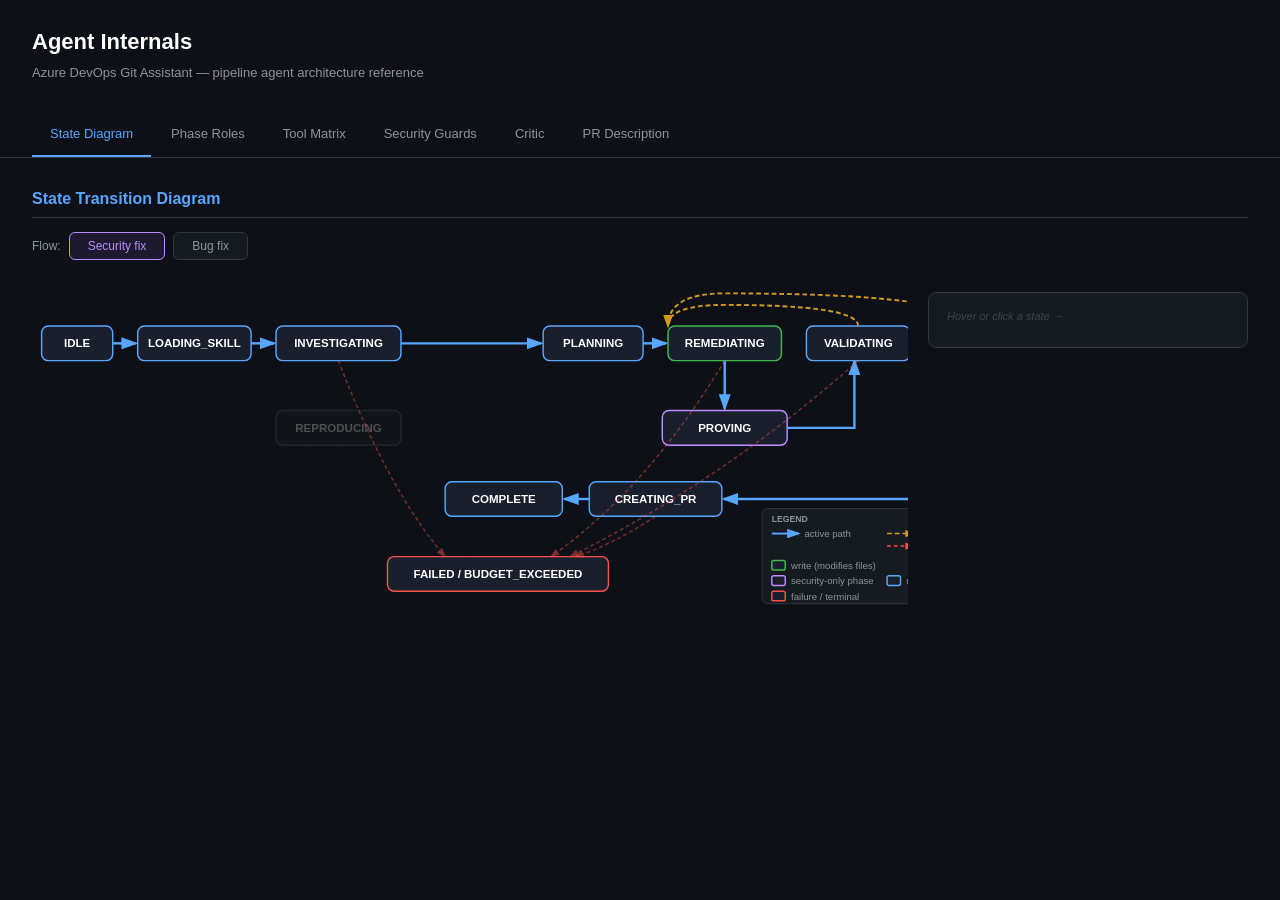
<file: apps/azure-devops-git-assistant/agent-internals.html>
<!DOCTYPE html>
<html lang="en">
<head>
<meta charset="UTF-8">
<meta name="viewport" content="width=device-width, initial-scale=1.0">
<title>Agent Internals — Azure DevOps Git Assistant</title>
<style>
  :root {
    --bg:#0d1117;--surface:#161b22;--border:#30363d;
    --text:#c9d1d9;--muted:#8b949e;--accent:#58a6ff;
    --green:#3fb950;--red:#f85149;--yellow:#d29922;
    --purple:#bc8cff;--orange:#ffa657;--teal:#39d0d8;
  }
  *{box-sizing:border-box;margin:0;padding:0}
  body{background:var(--bg);color:var(--text);font-family:-apple-system,BlinkMacSystemFont,"Segoe UI",sans-serif;font-size:14px;line-height:1.6}
  h1{font-size:22px;color:#fff;padding:24px 32px 4px}
  .subtitle{color:var(--muted);font-size:13px;padding:0 32px 20px}
  code{font-family:"SF Mono",Consolas,monospace;font-size:12px;background:#1f2937;padding:1px 5px;border-radius:3px;color:var(--text)}
  p{color:var(--muted);margin-bottom:10px}
  h2{font-size:16px;color:var(--accent);margin:0 0 14px;border-bottom:1px solid var(--border);padding-bottom:6px}
  h3{font-size:12px;color:var(--orange);margin:16px 0 8px;text-transform:uppercase;letter-spacing:.06em}

  /* ── Tabs ── */
  .tabs{display:flex;border-bottom:1px solid var(--border);padding:0 32px;gap:2px}
  .tab{padding:10px 18px;font-size:13px;cursor:pointer;border-bottom:2px solid transparent;color:var(--muted);user-select:none;transition:color .15s,border-color .15s}
  .tab:hover{color:var(--text)}
  .tab.active{color:var(--accent);border-bottom-color:var(--accent)}
  .panel{display:none;padding:28px 32px}
  .panel.active{display:block}

  /* ── Flow toggle ── */
  .flow-toggle{display:flex;align-items:center;gap:8px;margin-bottom:18px}
  .flow-toggle span{font-size:12px;color:var(--muted)}
  .toggle-btn{padding:6px 18px;border-radius:6px;border:1px solid var(--border);background:var(--surface);color:var(--muted);font-size:12px;cursor:pointer;transition:all .2s}
  .toggle-btn.active-bug{background:#2f2a0a;border-color:var(--yellow);color:var(--yellow)}
  .toggle-btn.active-sec{background:#1e1a2e;border-color:var(--purple);color:var(--purple)}

  /* ── SVG diagram animation ── */
  .diagram-wrap{overflow-x:auto;padding-bottom:8px}
  svg.diagram{min-width:980px;transition:opacity .2s}

  /* node base */
  .nd rect{stroke-width:1.5;transition:fill .35s,stroke .35s,opacity .35s}
  .nd text{font-family:-apple-system,BlinkMacSystemFont,"Segoe UI",sans-serif;font-size:12px;font-weight:600;fill:#fff;transition:opacity .35s}
  .nd .sub{font-size:10px;font-weight:400;fill:#8b949e;transition:opacity .35s}

  /* edge base */
  .eg{fill:none;stroke-width:1.5;transition:stroke .35s,opacity .35s,stroke-dasharray .35s}
  .eg.normal{stroke:#30363d;marker-end:url(#arr)}
  .eg.retry{stroke:#d29922;stroke-dasharray:4 3;marker-end:url(#arr-y)}
  .eg.fail{stroke:#f85149;stroke-dasharray:4 3;marker-end:url(#arr-r)}
  .eg.branch{stroke:#30363d;stroke-dasharray:4 3;marker-end:url(#arr)}

  /* dim state — off-path nodes/edges */
  .dim rect{fill:#111418 !important;stroke:#21262d !important}
  .dim text,.dim .sub{opacity:.25 !important}
  .eg.dim{stroke:#21262d !important;stroke-dasharray:none !important;opacity:.15 !important;marker-end:none}

  /* nodes stay neutral — no glow, no colour changes */

  /* highlight — edges only */
  path.hl-shared{stroke:#58a6ff !important;stroke-dasharray:none !important;opacity:1 !important;stroke-width:2.5 !important;marker-end:url(#arr-b) !important}
  path.hl-retry {stroke:#d29922 !important;stroke-dasharray:5 3 !important;opacity:1 !important;stroke-width:2 !important;marker-end:url(#arr-y) !important}
  path.hl-fail  {stroke:#f85149 !important;stroke-dasharray:4 3 !important;opacity:.45 !important;stroke-width:1.5 !important;marker-end:url(#arr-r) !important}

  /* ── Phase cards ── */
  .phase-grid{display:grid;grid-template-columns:repeat(auto-fill,minmax(280px,1fr));gap:12px}
  .pc{background:var(--surface);border:1px solid var(--border);border-radius:8px;padding:14px 16px}
  .pc .name{font-weight:700;font-size:13px;margin-bottom:6px}
  .pc .desc{color:var(--muted);font-size:12px;line-height:1.5}
  .pc .tools-row{margin-top:8px;display:flex;flex-wrap:wrap;gap:4px}
  .pc.bug{border-color:var(--yellow)}.pc.sec{border-color:var(--purple)}
  .pc.terminal{border-color:var(--red);opacity:.75}.pc.done{border-color:var(--green)}
  .pill{display:inline-block;border-radius:3px;padding:1px 6px;font-size:10px;font-family:monospace}
  .pill.r{background:#162029;color:var(--teal)}.pill.w{background:#1a2f1a;color:var(--green)}.pill.ado{background:#21252e;color:var(--purple)}
  .badge{display:inline-block;font-size:10px;padding:1px 7px;border-radius:10px;margin-left:6px;vertical-align:middle}
  .badge.bug{background:#2f2a0a;color:var(--yellow)}.badge.sec{background:#1e1a2e;color:var(--purple)}.badge.nofatal{background:#1a2f1a;color:var(--green)}

  /* ── Tool table (phase-pill style) ── */
  table.tools{width:100%;border-collapse:collapse;font-size:12px}
  table.tools th{text-align:left;padding:8px 12px;background:var(--surface);color:var(--muted);font-size:11px;text-transform:uppercase;letter-spacing:.05em;border-bottom:1px solid var(--border)}
  table.tools td{padding:7px 12px;border-bottom:1px solid #21262d;vertical-align:top}
  table.tools tr:last-child td{border-bottom:none}
  td.tname{font-family:monospace;color:var(--accent);white-space:nowrap}
  .phase-pill{display:inline-block;background:#1f2937;border-radius:3px;padding:1px 6px;margin:1px;font-size:11px;font-family:monospace;color:var(--text)}
  .phase-pill.w{background:#1a2f1a;color:var(--green)}

  /* ── Guards ── */
  .guard{background:var(--surface);border:1px solid var(--border);border-radius:8px;padding:14px 16px;margin-bottom:10px}
  .guard .gname{font-weight:700;color:var(--orange);margin-bottom:4px}
  .gs{font-size:10px;padding:1px 7px;border-radius:10px;margin-left:8px;vertical-align:middle}
  .gs.on{background:#1a2f1a;color:var(--green)}.gs.opt{background:#2a2a1a;color:var(--yellow)}
  ul.pats{list-style:none;display:flex;flex-wrap:wrap;gap:5px;margin-top:8px}
  ul.pats li{background:#1a1f2e;border:1px solid #2d3748;border-radius:3px;padding:1px 7px;font-size:11px;font-family:monospace;color:#a5b4fc}
  .warn{color:var(--red);font-size:11px;margin-top:6px}

  /* ── Critic ── */
  .two{display:grid;grid-template-columns:1fr 1fr;gap:16px}
  @media(max-width:700px){.two{grid-template-columns:1fr}}
  .rule-list{list-style:none}
  .rule-list li{padding:5px 0;border-bottom:1px solid #21262d;font-size:12px;display:flex;gap:8px;color:var(--muted)}
  .rule-list li:last-child{border-bottom:none}
  .rule-list li::before{content:"✓";color:var(--green);flex-shrink:0}
  .rule-list li.no::before{content:"✗";color:var(--red)}

  /* ── Misc ── */
  .logb{display:inline-block;font-size:11px;font-family:monospace;background:#0d1f0d;border:1px solid #1e4d1e;border-radius:4px;padding:1px 8px;color:#6ee7b7;margin:2px}
  ol.steps{color:var(--muted);font-size:13px;padding-left:20px;line-height:2.2}

  /* ── Node info panel ── */
  #node-info{margin-top:14px;background:#161b22;border:1px solid #30363d;border-radius:8px;padding:14px 18px;font-size:12px;min-height:56px;transition:border-color .2s,box-shadow .2s;line-height:1.6}
  #node-info.pinned{box-shadow:0 0 0 2px currentColor}
  #node-info .ni-header{display:flex;align-items:center;gap:8px;margin-bottom:8px;flex-wrap:wrap}
  #node-info .ni-name{font-weight:700;font-size:14px}
  #node-info .ni-badge{font-size:10px;padding:2px 8px;border-radius:10px;vertical-align:middle}
  #node-info .ni-pin{font-size:10px;color:#3d444d;margin-left:auto;white-space:nowrap}
  #node-info .ni-pin.active{color:#8b949e}
  #node-info .ni-body{display:grid;grid-template-columns:1fr auto;gap:16px;align-items:start}
  @media(max-width:740px){#node-info .ni-body{grid-template-columns:1fr}}
  #node-info .ni-desc{color:#8b949e;font-size:12px;line-height:1.65}
  #node-info .ni-desc code{font-family:"SF Mono",Consolas,monospace;font-size:11px;background:#1f2937;padding:1px 5px;border-radius:3px;color:#c9d1d9}
  #node-info .ni-desc em{color:#c9d1d9;font-style:normal}
  #node-info .ni-desc strong{color:#c9d1d9}
  #node-info .ni-tools{display:flex;flex-wrap:wrap;gap:4px;padding-top:4px}
  #node-info .ni-section{font-size:10px;color:#8b949e;font-weight:700;text-transform:uppercase;letter-spacing:.05em;margin-bottom:5px;white-space:nowrap}
  #node-info .ni-hint{color:#3d444d;font-size:11px;font-style:italic}
  .nd{pointer-events:all}
  .nd rect{cursor:pointer;transition:filter .15s}
  .nd:hover rect{filter:brightness(1.18)}
</style>
</head>
<body>

<h1>Agent Internals</h1>
<p class="subtitle">Azure DevOps Git Assistant — pipeline agent architecture reference</p>

<div class="tabs">
  <div class="tab active" onclick="showTab('diagram',this)">State Diagram</div>
  <div class="tab" onclick="showTab('phases',this)">Phase Roles</div>
  <div class="tab" onclick="showTab('tools',this)">Tool Matrix</div>
  <div class="tab" onclick="showTab('guards',this)">Security Guards</div>
  <div class="tab" onclick="showTab('critic',this)">Critic</div>
  <div class="tab" onclick="showTab('pr',this)">PR Description</div>
</div>

<!-- ══════════════════════════ TAB: DIAGRAM ══════════════════════════ -->
<div class="panel active" id="tab-diagram">
  <h2>State Transition Diagram</h2>

  <div class="flow-toggle">
    <span>Flow:</span>
    <button class="toggle-btn active-sec" id="btn-sec" onclick="setFlow('security')">Security fix</button>
    <button class="toggle-btn" id="btn-bug" onclick="setFlow('bug')">Bug fix</button>
  </div>

  <div style="display:flex;gap:20px;align-items:flex-start;flex-wrap:wrap">
  <div class="diagram-wrap" style="flex:1 1 600px;min-width:0">
  <!--
    Layout (y increases downward):
    Row 0 (y=30):  IDLE → LOADING_SKILL → INVESTIGATING ──────────────────────────────────────────→ PLANNING
    Row 1 (y=120): (branch down from INVESTIGATING for REPRODUCING, branch down from PLANNING for REMEDIATING)
                   REPRODUCING(bug)    |    REMEDIATING → PROVING(sec) | VALIDATING → CRITIC
    Row 2 (y=220): CREATING_PR → COMPLETE
    Row 3 (y=310): FAILED/BUDGET_EXCEEDED
  -->
  <svg class="diagram" id="sm" viewBox="0 -20 1020 390" xmlns="http://www.w3.org/2000/svg">
    <defs>
      <marker id="arr"   markerWidth="7" markerHeight="5" refX="6" refY="2.5" orient="auto"><polygon points="0 0,7 2.5,0 5" fill="#30363d"/></marker>
      <marker id="arr-y" markerWidth="7" markerHeight="5" refX="6" refY="2.5" orient="auto"><polygon points="0 0,7 2.5,0 5" fill="#d29922"/></marker>
      <marker id="arr-r" markerWidth="7" markerHeight="5" refX="6" refY="2.5" orient="auto"><polygon points="0 0,7 2.5,0 5" fill="#f85149"/></marker>
      <marker id="arr-p" markerWidth="7" markerHeight="5" refX="6" refY="2.5" orient="auto"><polygon points="0 0,7 2.5,0 5" fill="#bc8cff"/></marker>
      <marker id="arr-b" markerWidth="7" markerHeight="5" refX="6" refY="2.5" orient="auto"><polygon points="0 0,7 2.5,0 5" fill="#58a6ff"/></marker>
    </defs>

    <!-- ── Row 0 ── -->
    <!-- IDLE -->
    <g class="nd" id="n-idle">
      <rect x="10" y="30" width="74" height="36" rx="7" fill="#1a1f2e" stroke="#58a6ff"/>
      <text x="47" y="52" text-anchor="middle" font-size="12">IDLE</text>
    </g>

    <!-- IDLE → LOADING_SKILL -->
    <path class="eg normal" id="e-idle-ls" d="M84,48 L108,48"/>

    <!-- LOADING_SKILL -->
    <g class="nd" id="n-ls">
      <rect x="110" y="30" width="118" height="36" rx="7" fill="#1a1f2e" stroke="#58a6ff"/>
      <text x="169" y="52" text-anchor="middle" font-size="12">LOADING_SKILL</text>
    </g>

    <!-- LOADING_SKILL → INVESTIGATING -->
    <path class="eg normal" id="e-ls-inv" d="M228,48 L252,48"/>

    <!-- INVESTIGATING -->
    <g class="nd" id="n-inv">
      <rect x="254" y="30" width="130" height="36" rx="7" fill="#1a1f2e" stroke="#58a6ff"/>
      <text x="319" y="52" text-anchor="middle" font-size="12">INVESTIGATING</text>
    </g>

    <!-- INVESTIGATING → PLANNING (skip REPRODUCING for security) -->
    <path class="eg branch" id="e-inv-plan" d="M384,48 L530,48"/>

    <!-- PLANNING -->
    <g class="nd" id="n-plan">
      <rect x="532" y="30" width="104" height="36" rx="7" fill="#1a1f2e" stroke="#58a6ff"/>
      <text x="584" y="52" text-anchor="middle" font-size="12">PLANNING</text>
    </g>

    <!-- PLANNING → REMEDIATING -->
    <path class="eg normal" id="e-plan-rem" d="M636,48 L660,48"/>

    <!-- REMEDIATING -->
    <g class="nd" id="n-rem">
      <rect x="662" y="30" width="118" height="36" rx="7" fill="#1a1f2e" stroke="#3fb950"/>
      <text x="721" y="52" text-anchor="middle" font-size="12">REMEDIATING</text>
    </g>

    <!-- ── REPRODUCING branch ── -->
    <path class="eg branch" id="e-inv-repr" d="M319,66 L319,116"/>

    <!-- REPRODUCING -->
    <g class="nd" id="n-repr">
      <rect x="254" y="118" width="130" height="36" rx="7" fill="#1a1f2e" stroke="#3fb950"/>
      <text x="319" y="140" text-anchor="middle" font-size="12">REPRODUCING</text>
    </g>

    <!-- REPRODUCING → PLANNING -->
    <path class="eg branch" id="e-repr-plan" d="M384,136 L584,136 L584,66"/>

    <!-- ── PROVING branch ── -->
    <path class="eg branch" id="e-rem-prov" d="M721,66 L721,116"/>

    <!-- PROVING -->
    <g class="nd" id="n-prov">
      <rect x="656" y="118" width="130" height="36" rx="7" fill="#1a1f2e" stroke="#bc8cff"/>
      <text x="721" y="140" text-anchor="middle" font-size="12">PROVING</text>
    </g>

    <!-- PROVING → VALIDATING -->
    <path class="eg branch" id="e-prov-val" d="M786,136 L856,136 L856,66"/>

    <!-- REMEDIATING → VALIDATING (skip PROVING for bug) -->
    <path class="eg normal" id="e-rem-val" d="M780,48 L804,48"/>

    <!-- VALIDATING -->
    <g class="nd" id="n-val">
      <rect x="806" y="30" width="108" height="36" rx="7" fill="#1a1f2e" stroke="#58a6ff"/>
      <text x="860" y="52" text-anchor="middle" font-size="12">VALIDATING</text>
    </g>

    <!-- VALIDATING → CRITIC -->
    <path class="eg normal" id="e-val-critic" d="M914,48 L938,48"/>

    <!-- CRITIC -->
    <g class="nd" id="n-critic">
      <rect x="940" y="30" width="68" height="36" rx="7" fill="#1a1f2e" stroke="#bc8cff"/>
      <text x="974" y="52" text-anchor="middle" font-size="12">CRITIC</text>
    </g>

    <!-- CRITIC → CREATING_PR (down + left) -->
    <path class="eg normal" id="e-critic-pr" d="M974,66 L974,210 L720,210"/>

    <!-- CREATING_PR -->
    <g class="nd" id="n-pr">
      <rect x="580" y="192" width="138" height="36" rx="7" fill="#1a1f2e" stroke="#58a6ff"/>
      <text x="649" y="214" text-anchor="middle" font-size="12">CREATING_PR</text>
    </g>

    <!-- CREATING_PR → COMPLETE -->
    <path class="eg normal" id="e-pr-done" d="M580,210 L554,210"/>

    <!-- COMPLETE -->
    <g class="nd" id="n-done">
      <rect x="430" y="192" width="122" height="36" rx="7" fill="#1a1f2e" stroke="#58a6ff"/>
      <text x="491" y="214" text-anchor="middle" font-size="12">COMPLETE</text>
    </g>

    <!-- FAILED — center bottom, below all content -->
    <g class="nd" id="n-fail">
      <rect x="370" y="270" width="230" height="36" rx="7" fill="#1a1f2e" stroke="#f85149"/>
      <text x="485" y="292" text-anchor="middle" font-size="11">FAILED / BUDGET_EXCEEDED</text>
    </g>

    <!-- failure edges — each node curves straight down to FAILED center -->
    <path class="eg fail" id="e-inv-fail"  d="M319,66 Q 370,200 430,270"/>
    <path class="eg fail" id="e-repr-fail" d="M319,154 Q 360,220 450,270"/>
    <path class="eg fail" id="e-rem-fail"  d="M721,66 Q 640,200 540,270"/>
    <path class="eg fail" id="e-val-fail"  d="M860,66 Q 720,190 560,270"/>
    <path class="eg fail" id="e-pr-fail"   d="M649,228 Q 600,260 565,270"/>

    <!-- retry edges -->
    <path class="eg retry" id="e-val-rem-retry"    d="M860,30 Q860,8 721,8 Q662,8 662,30"/>
    <path class="eg retry" id="e-critic-rem-retry" d="M974,30 Q974,-4 721,-4 Q662,-4 662,30"/>
    <!-- REPRODUCING self-loop — pre-fix test passes → retry once with feedback -->
    <path class="eg retry" id="e-repr-retry" d="M 364,148 Q 319,192 274,148"/>
    <text id="e-repr-retry-lbl" x="319" y="204" text-anchor="middle" fill="#d29922" font-size="9">test passes → retry once</text>

    <!-- ── Legend ── -->
    <g transform="translate(760,220)">
      <rect width="250" height="99" rx="5" fill="#161b22" stroke="#30363d"/>
      <text x="10" y="14" fill="#8b949e" font-size="9" font-weight="700" text-transform="uppercase">LEGEND</text>

      <!-- edge legend -->
      <line x1="10" y1="26" x2="38" y2="26" stroke="#58a6ff" stroke-width="2" marker-end="url(#arr-b)"/>
      <text x="44" y="30" fill="#8b949e" font-size="10">active path</text>
      <line x1="130" y1="26" x2="158" y2="26" stroke="#d29922" stroke-dasharray="5 3" stroke-width="1.5" marker-end="url(#arr-y)"/>
      <text x="164" y="30" fill="#8b949e" font-size="10">retry</text>
      <line x1="130" y1="39" x2="158" y2="39" stroke="#f85149" stroke-dasharray="4 3" stroke-width="1.5" marker-end="url(#arr-r)"/>
      <text x="164" y="43" fill="#8b949e" font-size="10">failure</text>

      <!-- box color legend -->
      <line x1="10" y1="57" x2="10" y2="57" stroke="none"/>
      <rect x="10" y="54" width="14" height="10" rx="2" fill="#1a1f2e" stroke="#3fb950" stroke-width="1.5"/>
      <text x="30" y="63" fill="#8b949e" font-size="10">write (modifies files)</text>
      <rect x="10" y="70" width="14" height="10" rx="2" fill="#1a1f2e" stroke="#bc8cff" stroke-width="1.5"/>
      <text x="30" y="79" fill="#8b949e" font-size="10">security-only phase</text>
      <rect x="10" y="86" width="14" height="10" rx="2" fill="#1a1f2e" stroke="#f85149" stroke-width="1.5"/>
      <text x="30" y="95" fill="#8b949e" font-size="10">failure / terminal</text>
      <rect x="130" y="70" width="14" height="10" rx="2" fill="#1a1f2e" stroke="#58a6ff" stroke-width="1.5"/>
      <text x="150" y="79" fill="#8b949e" font-size="10">normal phase</text>
    </g>
  </svg>
  </div><!-- diagram-wrap -->
  <div id="node-info" style="flex:0 0 320px;position:sticky;top:20px">
    <span class="ni-hint">Hover or click a state →</span>
  </div>
  </div><!-- flex row -->
</div>

<!-- ══════════════════════════ TAB: PHASES ══════════════════════════ -->
<div class="panel" id="tab-phases">
  <h2>Phase Roles &amp; Tool Access</h2>
  <div class="phase-grid">

    <div class="pc" data-phase="IDLE">
      <div class="name">IDLE</div>
      <div class="desc">Start state. No tools. Transitions only to LOADING_SKILL.</div>
    </div>

    <div class="pc" data-phase="LOADING_SKILL">
      <div class="name">LOADING_SKILL</div>
      <div class="desc">Reads <code>skills/work-item-fix/SKILL.md</code> and injects it as the system prompt for all agent phases. No tools available.</div>
    </div>

    <div class="pc" data-phase="INVESTIGATING">
      <div class="name" style="color:var(--accent)">INVESTIGATING</div>
      <div class="desc">Fetch the work item, explore the repo, identify root cause and exact files/lines. Goal: smallest possible change. <em>Budget: 50 iterations.</em></div>
      <div class="tools-row">
        <span class="pill r">get_work_item</span><span class="pill r">read_file</span><span class="pill r">list_files</span>
        <span class="pill r">search_code</span><span class="pill r">find_references</span>
        <span class="pill r">get_pr_details</span><span class="pill r">get_pr_diff</span><span class="pill r">get_pr_comments</span>
      </div>
    </div>

    <div class="pc bug" data-phase="REPRODUCING">
      <div class="name" style="color:var(--yellow)">REPRODUCING <span class="badge bug">bug only</span></div>
      <div class="desc">Receives the full INVESTIGATING conversation as context — no need to re-fetch the work item. Finds the nearest test file, reads it, inserts a single failing test using <code>replace_in_file</code> (preferred) or <code>apply_patch</code>. Pre-fix run checks the test <strong>must fail</strong>; retries once with feedback if it passes. Continues regardless after one retry. <em>Budget: 20 iter / attempt.</em></div>
      <div class="tools-row">
        <span class="pill r">read_file</span><span class="pill r">list_files</span>
        <span class="pill r">search_code</span><span class="pill r">find_references</span>
        <span class="pill w">replace_in_file ✦</span><span class="pill w">apply_patch</span>
      </div>
    </div>

    <div class="pc" data-phase="PLANNING">
      <div class="name">PLANNING</div>
      <div class="desc">Pure LLM synthesis — no tools. Compresses INVESTIGATING output into a compact self-contained fix plan. Always draws from <code>investigationResult</code>, never from REPRODUCING.</div>
    </div>

    <div class="pc" data-phase="REMEDIATING">
      <div class="name" style="color:var(--green)">REMEDIATING</div>
      <div class="desc">Apply patches. Only exact lines needed — no reformatting, no new files, no unrelated cleanup. Bug fixes must make the REPRODUCING test pass without deleting it. Re-entered on validation failure or critic reject. Tool errors logged to stderr and injected into retry context.</div>
      <div class="tools-row">
        <span class="pill r">get_work_item</span><span class="pill r">read_file</span><span class="pill r">list_files</span>
        <span class="pill r">search_code</span><span class="pill r">find_references</span>
        <span class="pill w">replace_in_file ✦</span><span class="pill w">apply_patch</span>
      </div>
    </div>

    <div class="pc sec" data-phase="PROVING">
      <div class="name" style="color:var(--purple)">PROVING <span class="badge sec">security only</span> <span class="badge nofatal">non-fatal</span></div>
      <div class="desc">Read-only dry-run. Agent reads patched files and reasons about whether the attack vector is closed — quoting specific lines and identifying remaining paths. <code>apply_patch</code> and <code>replace_in_file</code> are blocked. Does not affect <code>ctx.appliedPatches</code> or the validation hash. Failure does not block the fix. <em>Budget: 20 iter.</em></div>
      <div class="tools-row">
        <span class="pill r">get_work_item</span><span class="pill r">read_file</span><span class="pill r">list_files</span>
        <span class="pill r">search_code</span><span class="pill r">find_references</span>
      </div>
    </div>

    <div class="pc" data-phase="VALIDATING">
      <div class="name">VALIDATING</div>
      <div class="desc"><code>FixValidator</code> runs independently — never accessible to Claude. Checks: (1) patch applied, (2) non-empty files, (3) JSON/XML parseable, (4) output scan passes, (5) patch scope clean, (6) <code>TEST_COMMAND</code> exits 0 if set. On failure, tool errors from REMEDIATING are injected into the retry prompt.</div>
      <div class="tools-row">
        <span class="pill r">read_file</span><span class="pill r">list_files</span>
      </div>
    </div>

    <div class="pc sec" data-phase="CRITIC">
      <div class="name" style="color:var(--purple)">CRITIC</div>
      <div class="desc">Independent LLM call (no tools). Receives fix plan + unified diffs (<code>git diff --cached --unified=5</code>, captured at apply time, up to 8 000 chars). A reject always blocks PR — no bypass limit. Feedback injected into next REMEDIATING attempt.</div>
    </div>

    <div class="pc" data-phase="CREATING_PR">
      <div class="name">CREATING_PR</div>
      <div class="desc">Blocked if patch hash changed since validation. Pushes to <code>ai-fix/wi-&lt;id&gt;-&lt;ts&gt;</code>, creates PR, links work item.</div>
      <div class="tools-row">
        <span class="pill ado">create_pull_request</span><span class="pill ado">link_work_item</span>
      </div>
    </div>

    <div class="pc done" data-phase="COMPLETE">
      <div class="name" style="color:var(--green)">COMPLETE</div>
      <div class="desc">Terminal. PR created, work item linked, rich ADO comment posted.</div>
    </div>

    <div class="pc terminal" data-phase="FAILED">
      <div class="name">FAILED / BUDGET_EXCEEDED / BLOCKED</div>
      <div class="desc">Terminal error states. Report JSON + Markdown published as pipeline artifact.</div>
    </div>

  </div>
  <p style="margin-top:12px;font-size:11px"><span class="pill r">read</span> read-only &nbsp; <span class="pill w">write ✦</span> modifies workspace files</p>
</div>

<!-- ══════════════════════════ TAB: TOOL MATRIX ══════════════════════════ -->
<div class="panel" id="tab-tools">
  <h2>Tool Permission Matrix</h2>
  <p>Tools are phase-gated. A call in an unlisted phase is immediately rejected with an error returned to the model. Green pills = write (modifies workspace), plain = read-only.</p>
  <table class="tools">
    <thead>
      <tr>
        <th style="width:190px">Tool</th>
        <th>Allowed Phases</th>
        <th>Notes</th>
      </tr>
    </thead>
    <tbody>
      <tr>
        <td class="tname">get_work_item</td>
        <td>
          <span class="phase-pill">INVESTIGATING</span>
          <span class="phase-pill">PLANNING</span><span class="phase-pill">REMEDIATING</span>
          <span class="phase-pill">PROVING</span>
        </td>
        <td style="color:var(--muted);font-size:11px">Input scanned by guards before fetch. Error includes <code>matchedText</code> snippet.</td>
      </tr>
      <tr>
        <td class="tname">read_file</td>
        <td>
          <span class="phase-pill">INVESTIGATING</span><span class="phase-pill">REPRODUCING</span>
          <span class="phase-pill">PLANNING</span><span class="phase-pill">REMEDIATING</span>
          <span class="phase-pill">PROVING</span><span class="phase-pill">VALIDATING</span>
          <span class="phase-pill">REVIEWING</span>
        </td>
        <td></td>
      </tr>
      <tr>
        <td class="tname">list_files</td>
        <td>
          <span class="phase-pill">INVESTIGATING</span><span class="phase-pill">REPRODUCING</span>
          <span class="phase-pill">PLANNING</span><span class="phase-pill">REMEDIATING</span>
          <span class="phase-pill">PROVING</span><span class="phase-pill">VALIDATING</span>
          <span class="phase-pill">REVIEWING</span>
        </td>
        <td></td>
      </tr>
      <tr>
        <td class="tname">search_code</td>
        <td>
          <span class="phase-pill">INVESTIGATING</span><span class="phase-pill">REPRODUCING</span>
          <span class="phase-pill">PLANNING</span><span class="phase-pill">REMEDIATING</span>
          <span class="phase-pill">PROVING</span><span class="phase-pill">REVIEWING</span>
        </td>
        <td></td>
      </tr>
      <tr>
        <td class="tname">find_references</td>
        <td>
          <span class="phase-pill">INVESTIGATING</span><span class="phase-pill">REPRODUCING</span>
          <span class="phase-pill">PLANNING</span><span class="phase-pill">REMEDIATING</span>
          <span class="phase-pill">PROVING</span><span class="phase-pill">REVIEWING</span>
        </td>
        <td></td>
      </tr>
      <tr>
        <td class="tname">replace_in_file</td>
        <td>
          <span class="phase-pill w">REPRODUCING</span>
          <span class="phase-pill w">REMEDIATING</span>
        </td>
        <td style="color:var(--muted);font-size:11px">Preferred over <code>apply_patch</code> — surgical insertion, leaves existing code untouched.</td>
      </tr>
      <tr>
        <td class="tname">apply_patch</td>
        <td>
          <span class="phase-pill w">REPRODUCING</span>
          <span class="phase-pill w">REMEDIATING</span>
        </td>
        <td style="color:var(--muted);font-size:11px">Full file replacement. Captures <code>git diff --cached</code> in <code>PatchRecord.unifiedDiff</code> for the critic. Blocked in PROVING.</td>
      </tr>
      <tr>
        <td class="tname">get_pr_details<br>get_pr_diff<br>get_pr_comments</td>
        <td>
          <span class="phase-pill">INVESTIGATING</span>
          <span class="phase-pill">PLANNING</span>
          <span class="phase-pill">REVIEWING</span>
        </td>
        <td style="color:var(--muted);font-size:11px">Review workflow only.</td>
      </tr>
      <tr>
        <td class="tname">create_pull_request</td>
        <td><span class="phase-pill w">CREATING_PR</span></td>
        <td></td>
      </tr>
      <tr>
        <td class="tname">link_work_item</td>
        <td><span class="phase-pill w">CREATING_PR</span></td>
        <td></td>
      </tr>

    </tbody>
  </table>

  <!-- ── Inferred operations — collapsible ── -->
  <details id="inferred-section" style="margin-top:14px">
    <summary style="cursor:pointer;user-select:none;list-style:none;display:flex;align-items:center;gap:8px;padding:8px 12px;background:var(--surface);border:1px solid var(--border);border-radius:6px;font-size:11px;font-weight:700;color:var(--orange);letter-spacing:.06em;text-transform:uppercase" onclick="this.parentElement.open ? this.querySelector('.arr').textContent='▶' : this.querySelector('.arr').textContent='▼'">
      <span class="arr">▶</span>
      Internal · Inferred by handler — not callable by Claude
      <span style="margin-left:auto;font-weight:400;color:var(--muted);text-transform:none;letter-spacing:0">git add · git diff --cached · git restore --staged · ADO Pushes API</span>
    </summary>
    <table class="tools" style="margin-top:6px;border:1px solid #21262d;border-radius:6px;overflow:hidden">
      <thead>
        <tr>
          <th style="width:190px">Operation</th>
          <th>Fires in phases</th>
          <th>Notes</th>
        </tr>
      </thead>
      <tbody>
        <tr>
          <td class="tname" style="color:var(--orange)">git add</td>
          <td><span class="phase-pill w">REPRODUCING</span><span class="phase-pill w">REMEDIATING</span></td>
          <td style="color:var(--muted);font-size:11px">Side-effect of <code>apply_patch</code> / <code>replace_in_file</code> after <code>fs.writeFileSync</code> (<code>apply-patch.ts:90</code>). Stages the file so the output scanner and diff capture can run. If staging fails, disk is restored and the tool returns an error. Claude passes only <code>{path, content}</code>.</td>
        </tr>
        <tr>
          <td class="tname" style="color:var(--orange)">git diff --cached</td>
          <td><span class="phase-pill w">REPRODUCING</span><span class="phase-pill w">REMEDIATING</span></td>
          <td style="color:var(--muted);font-size:11px">Run immediately after <code>git add</code> (<code>--unified=5</code>). Output stored in <code>PatchRecord.unifiedDiff</code> at apply time. The Critic always reads this snapshot — never a re-computed diff — so it reflects the exact state even if the file is patched again in a later retry.</td>
        </tr>
        <tr>
          <td class="tname" style="color:var(--orange)">git restore --staged</td>
          <td><span class="phase-pill w">REPRODUCING</span><span class="phase-pill w">REMEDIATING</span></td>
          <td style="color:var(--muted);font-size:11px">Rollback path only. Called when the output scanner rejects the staged diff — unstages the file and overwrites disk with <code>originalContent</code>. Never fires on a clean scan. Claude cannot trigger or suppress it.</td>
        </tr>
        <tr>
          <td class="tname" style="color:var(--orange)">ADO Pushes API</td>
          <td><span class="phase-pill w">CREATING_PR</span></td>
          <td style="color:var(--muted);font-size:11px"><code>POST /_apis/git/repositories/{repo}/pushes</code> — called by the orchestrator in <code>pushPatchesToBranch</code> after the patch hash is verified. Sends <code>patchedContent</code> as <code>rawtext</code>; ADO creates the commit server-side. Replaces <code>git commit</code> + <code>git push</code> entirely — no git credentials needed on the agent.</td>
        </tr>
      </tbody>
    </table>
  </details>
</div>

<!-- ══════════════════════════ TAB: GUARDS ══════════════════════════ -->
<div class="panel" id="tab-guards">
  <h2>Security Guards</h2>
  <p>Guards scan tool <em>inputs</em> before execution. A block is a hard failure — no redact-and-continue. The error includes <code>matchedText</code> (≤80 chars) visible in pipeline logs.</p>

  <div class="guard">
    <div class="gname">regexGuard <span class="gs on">always on</span></div>
    <p style="margin:4px 0 8px">Returns <code>safe: false</code> with <code>matchedText</code> snippet on first match.</p>
    <ul class="pats">
      <li>ignore-instructions</li><li>disregard</li><li>forget-instructions</li>
      <li>override-safety</li><li>do-not-follow</li><li>persona-switch</li>
      <li>act-as</li><li>pretend-persona</li><li>roleplay-framing</li>
      <li>new-role</li><li>session-persona</li><li>DAN-jailbreak</li>
      <li>jailbreak-keyword</li><li>system-tag</li><li>system-bracket</li>
      <li>markdown-header-injection</li><li>llama-inst-tokens</li>
      <li>special-model-tokens</li><li>claude-turn-markers</li>
      <li>extract-system-prompt</li><li>prompt-extraction</li>
      <li>repeat-above</li><li>respond-only-in</li>
      <li>execute-command</li><li>run-command</li>
      <li>shell-subshell</li><li>backtick-execution</li>
      <li>developer-mode</li><li>unrestricted-mode</li>
      <li>no-restrictions</li><li>safety-bypass</li>
    </ul>
    <p class="warn">⚠ <code>backtick-execution</code> (<code>/`[^`]{5,}`/</code>) is intentionally broad — work items with inline code like <code>`StackOverflowException`</code> will be blocked. Known limitation.</p>
  </div>
  <div class="guard">
    <div class="gname">base64Guard <span class="gs on">always on</span></div>
    <p>Detects Base64-encoded payloads that could smuggle injection patterns past the regex guard.</p>
  </div>
  <div class="guard">
    <div class="gname">llmGuard <span class="gs opt">optional</span></div>
    <p>Secondary LLM evaluator. Active when <code>llmClient</code> is in <code>GuardOptions</code>.</p>
  </div>
  <div class="guard">
    <div class="gname">azurePromptShield <span class="gs opt">optional</span></div>
    <p>Calls Azure AI Content Safety prompt shield. Requires <code>AZURE_CONTENT_SAFETY_ENDPOINT</code> + <code>AZURE_CONTENT_SAFETY_KEY</code>.</p>
  </div>
  <p><strong>Length guard removed.</strong> The 8 000-char limit blocked legitimate large work items.</p>

  <h3>Output scanner</h3>
  <p>Runs on <code>git diff --cached</code> after every <code>apply_patch</code> / <code>replace_in_file</code>. On failure the file is unstaged and restored — patch rolled back.</p>
</div>

<!-- ══════════════════════════ TAB: CRITIC ══════════════════════════ -->
<div class="panel" id="tab-critic">
  <h2>Critic Phase</h2>
  <p>Independent LLM call (no tools). Receives fix plan + unified diff hunks captured at apply time via <code>git diff --cached --unified=5</code> — up to 8 000 chars per file, full coverage regardless of where in the file the change appears. A <strong>reject always blocks PR</strong> — no bypass limit.</p>
  <div class="two">
    <div>
      <h3>DO evaluate</h3>
      <ul class="rule-list">
        <li>Does the fix address the root cause in the plan?</li>
        <li>Are there logic errors, bypasses, or unintended side effects?</li>
        <li>Does the change match acceptance criteria in the work item?</li>
        <li>If a version number was replaced — does the old value still appear in patched content?</li>
        <li><em>(Bug fixes only)</em> Is a regression test present and does it cover the specific bug?</li>
      </ul>
    </div>
    <div>
      <h3>DO NOT reject based on</h3>
      <ul class="rule-list">
        <li class="no">Whether a CVE exists in any external database (no internet access)</li>
        <li class="no">Whether a package version exists on NuGet / npm / PyPI</li>
        <li class="no">Whether a version bump is a breaking change</li>
        <li class="no">Any external fact not derivable from the provided text</li>
      </ul>
    </div>
  </div>
</div>

<!-- ══════════════════════════ TAB: PR DESCRIPTION ══════════════════════════ -->
<div class="panel" id="tab-pr">
  <h2>PR Description — AI Generation</h2>
  <p>The <strong>+ PR button</strong> generates an AI-refined description from commits and changed files.</p>
  <ol class="steps">
    <li>Fetch branch commits and changed files from <code>diffs/commits</code> API in parallel.</li>
    <li>Filter commits (merge commits optional per settings).</li>
    <li>Template generator builds structured draft.</li>
    <li>AI refinement receives draft + commit messages + changed file list — uses file paths to make bullets specific.</li>
    <li>Refined Markdown set as PR description on creation.</li>
  </ol>
  <h3>Logging</h3>
  <div>
    <span class="logb">[tool-error]</span> immediate stderr on tool failure<br>
    <span class="logb">[plan]</span> planText preview after PLANNING<br>
    <span class="logb">[remediate]</span> 0 patches applied warning<br>
    <span class="logb">[proving]</span> non-fatal proving failure<br>
    <span class="logb">[reproducing]</span> pre-fix test run result<br>
    <span class="logb">[critic]</span> full reject feedback
  </div>
</div>

<script>
// ── Tab switching ─────────────────────────────────────────────────────────
function showTab(id, el) {
  document.querySelectorAll('.panel').forEach(p => p.classList.remove('active'));
  document.querySelectorAll('.tab').forEach(t => t.classList.remove('active'));
  document.getElementById('tab-' + id).classList.add('active');
  el.classList.add('active');
}

// ── Diagram animation ─────────────────────────────────────────────────────
// SVG elements use SVGAnimatedString for className — must use setAttribute.
function sc(id, cls) {
  const el = document.getElementById(id);
  if (el) el.setAttribute('class', cls);
}

let currentFlow = 'security';

const PATHS = {
  security: {
    // No node highlighting — nodes always stay neutral
    dim:        ['n-repr'],
    mainEdges:  ['e-idle-ls','e-ls-inv','e-inv-plan','e-plan-rem','e-rem-prov','e-prov-val','e-val-critic','e-critic-pr','e-pr-done'],
    dimEdges:   ['e-inv-repr','e-repr-plan','e-rem-val','e-repr-fail','e-repr-retry'],
    retryEdges: ['e-val-rem-retry','e-critic-rem-retry'],
    failEdges:  ['e-inv-fail','e-rem-fail','e-val-fail','e-pr-fail'],
  },
  bug: {
    dim:        ['n-prov'],
    mainEdges:  ['e-idle-ls','e-ls-inv','e-inv-repr','e-repr-plan','e-plan-rem','e-rem-val','e-val-critic','e-critic-pr','e-pr-done'],
    dimEdges:   ['e-inv-plan','e-rem-prov','e-prov-val'],
    retryEdges: ['e-val-rem-retry','e-critic-rem-retry','e-repr-retry'],
    failEdges:  ['e-inv-fail','e-repr-fail','e-rem-fail','e-val-fail','e-pr-fail'],
  },
};

// All node IDs — always reset to neutral
const ALL_NODES = ['n-idle','n-ls','n-inv','n-repr','n-plan','n-rem','n-prov','n-val','n-critic','n-pr','n-done','n-fail'];
const ALL_EDGES = ['e-idle-ls','e-ls-inv','e-inv-plan','e-inv-repr','e-repr-plan','e-plan-rem',
  'e-rem-prov','e-rem-val','e-prov-val','e-val-critic','e-critic-pr','e-pr-done',
  'e-inv-fail','e-repr-fail','e-rem-fail','e-val-fail','e-pr-fail',
  'e-val-rem-retry','e-critic-rem-retry','e-repr-retry'];

function render() {
  const p = PATHS[currentFlow];

  // All nodes neutral (no glow — flow is shown by edges only)
  ALL_NODES.forEach(id => sc(id, 'nd'));
  p.dim.forEach(id => sc(id, 'nd dim'));

  // Active path edges — bright blue
  p.mainEdges.forEach(id => sc(id, 'eg hl-shared'));

  // Retry edges — always visible
  p.retryEdges.forEach(id => sc(id, 'eg hl-retry'));

  // Failure edges — faint red
  p.failEdges.forEach(id => sc(id, 'eg hl-fail'));

  // Off-path branch edges — dim
  p.dimEdges.forEach(id => sc(id, 'eg dim'));

  // Hide/show the REPRODUCING retry label with the edge
  const reprLbl = document.getElementById('e-repr-retry-lbl');
  if (reprLbl) reprLbl.style.opacity = currentFlow === 'bug' ? '1' : '0';
}

function setFlow(type) {
  currentFlow = type;
  const isSec = type === 'security';
  document.getElementById('btn-sec').className = 'toggle-btn' + (isSec ? ' active-sec' : '');
  document.getElementById('btn-bug').className = 'toggle-btn' + (!isSec ? ' active-bug' : '');
  render();
}

setFlow('security');

// ── Node info panel (hover preview + click to pin) ───────────────────────
const NODE_INFO = {
  'n-idle': {
    name: 'IDLE',
    color: '#58a6ff',
    desc: 'Start state. No tools available. Transitions immediately to LOADING_SKILL.',
    tools: [],
  },
  'n-ls': {
    name: 'LOADING_SKILL',
    color: '#58a6ff',
    desc: 'Reads <code>skills/work-item-fix-{type}/SKILL.md</code> and injects it as the system prompt for all subsequent agent phases. No tools available.',
    tools: [],
  },
  'n-inv': {
    name: 'INVESTIGATING',
    color: '#58a6ff',
    desc: 'Fetch the work item, explore the repo, identify root cause and exact files/lines. Goal: smallest possible change. <em>Budget: 50 iterations.</em>',
    tools: [['r','get_work_item'],['r','read_file'],['r','list_files'],['r','search_code'],['r','find_references']],
  },
  'n-repr': {
    name: 'REPRODUCING',
    color: '#d29922',
    badge: 'bug only',
    desc: 'Receives full INVESTIGATING context — no re-fetch needed. Finds nearest test file, inserts a single failing test. Pre-fix run checks the test <strong>must fail</strong>; retries once with feedback if it passes. Continues regardless. <em>Budget: 20 iter / attempt.</em>',
    tools: [['r','read_file'],['r','list_files'],['r','search_code'],['r','find_references'],['w','replace_in_file'],['w','apply_patch']],
  },
  'n-plan': {
    name: 'PLANNING',
    color: '#58a6ff',
    desc: 'Pure LLM synthesis — no tools. Compresses INVESTIGATING output into a compact, self-contained fix plan. Always draws from <code>investigationResult</code>.',
    tools: [],
  },
  'n-rem': {
    name: 'REMEDIATING',
    color: '#3fb950',
    desc: 'Apply patches exactly as planned. Only exact lines needed — no reformatting or cleanup. Re-entered on validation failure or critic reject. Tool errors injected into retry context.',
    tools: [['r','get_work_item'],['r','read_file'],['r','list_files'],['r','search_code'],['r','find_references'],['w','replace_in_file'],['w','apply_patch']],
  },
  'n-prov': {
    name: 'PROVING',
    color: '#bc8cff',
    badge: 'security only',
    desc: 'Read-only dry-run. Agent reads patched files and confirms the attack vector is closed — quoting specific lines. Write tools are blocked. Failure is non-fatal. <em>Budget: 20 iterations.</em>',
    tools: [['r','get_work_item'],['r','read_file'],['r','list_files'],['r','search_code'],['r','find_references']],
  },
  'n-val': {
    name: 'VALIDATING',
    color: '#58a6ff',
    desc: '<code>FixValidator</code> runs independently — never accessible to Claude. Checks: (1) patch applied, (2) non-empty files, (3) JSON/XML parseable, (4) output scan passes, (5) patch scope clean, (6) <code>TEST_COMMAND</code> exits 0 if set.',
    tools: [],
  },
  'n-critic': {
    name: 'CRITIC',
    color: '#bc8cff',
    desc: 'Independent LLM call — no tools. Receives fix plan + unified diffs (<code>git diff --cached --unified=5</code>) + acceptance criteria from the work item. A <strong>reject always blocks PR</strong>. Up to 2 parse-retry attempts before hard reject.',
    tools: [],
  },
  'n-pr': {
    name: 'CREATING_PR',
    color: '#58a6ff',
    desc: 'Blocked if patch hash changed since validation. Pushes to <code>ai-fix/wi-&lt;id&gt;-&lt;ts&gt;</code>, creates the PR, and links the work item.',
    tools: [['ado','create_pull_request'],['ado','link_work_item']],
  },
  'n-done': {
    name: 'COMPLETE',
    color: '#3fb950',
    desc: 'Terminal success. PR created, work item linked, rich ADO comment posted with plan summary and PR link.',
    tools: [],
  },
  'n-fail': {
    name: 'FAILED / BUDGET_EXCEEDED',
    color: '#f85149',
    desc: 'Terminal error state. Report JSON + Markdown published as pipeline artifact. Reached when validation retries are exhausted, critic rejects after max attempts, or an unrecoverable error occurs.',
    tools: [],
  },
};

const PILL_COLORS = { r:'#1a2535:#39d0d8', w:'#1a2f1a:#3fb950', ado:'#21252e:#bc8cff' };

function makePill(type, name) {
  const [bg, fg] = PILL_COLORS[type].split(':');
  return `<span style="display:inline-block;border-radius:3px;padding:1px 7px;font-size:11px;font-family:monospace;background:${bg};color:${fg}">${name}</span>`;
}

const NODE_PHASE = {
  'n-idle':   'IDLE',
  'n-ls':     'LOADING_SKILL',
  'n-inv':    'INVESTIGATING',
  'n-repr':   'REPRODUCING',
  'n-plan':   'PLANNING',
  'n-rem':    'REMEDIATING',
  'n-prov':   'PROVING',
  'n-val':    'VALIDATING',
  'n-critic': 'CRITIC',
  'n-pr':     'CREATING_PR',
  'n-done':   'COMPLETE',
  'n-fail':   'FAILED',
};

let pinnedNode = null;

function renderNodeInfo(id, pinned) {
  const el = document.getElementById('node-info');
  if (!id) {
    el.innerHTML = pinnedNode
      ? ''
      : '<span class="ni-hint">Hover or click a state →</span>';
    el.style.borderColor = '#30363d';
    el.style.color = '#30363d';
    el.classList.remove('pinned');
    return;
  }

  const color = (NODE_INFO[id] ?? {}).color ?? '#58a6ff';
  const phaseName = NODE_PHASE[id];
  const card = phaseName ? document.querySelector('.pc[data-phase="' + phaseName + '"]') : null;

  el.style.borderColor = color;
  el.style.color = color;
  el.classList.toggle('pinned', pinned);

  if (!card) return;

  const cardClone = card.cloneNode(true);
  cardClone.style.cssText = 'border:none;background:transparent;padding:0;margin:0';

  const pinBar = document.createElement('div');
  pinBar.style.cssText = 'text-align:right;margin-bottom:4px';
  pinBar.innerHTML = pinned
    ? '<span class="ni-pin active">📌 pinned · click to unpin</span>'
    : '<span class="ni-pin">click to pin</span>';

  el.innerHTML = '';
  el.appendChild(pinBar);
  el.appendChild(cardClone);
}

// elementFromPoint approach: works regardless of SVG event propagation quirks.
// Track last hovered node to avoid redundant renders on every pixel of movement.
let lastHovered = null;

document.addEventListener('mousemove', (e) => {
  if (pinnedNode) return;
  const under = document.elementFromPoint(e.clientX, e.clientY);
  const found = ALL_NODES.find(id => {
    const g = document.getElementById(id);
    return g && (g === under || g.contains(under));
  }) ?? null;
  if (found !== lastHovered) {
    lastHovered = found;
    renderNodeInfo(found, false);
  }
});

// Click to pin/unpin.
ALL_NODES.forEach(id => {
  const el = document.getElementById(id);
  if (!el) return;
  el.addEventListener('click', () => {
    if (pinnedNode === id) {
      pinnedNode = null;
      lastHovered = null;
      renderNodeInfo(null, false);
    } else {
      pinnedNode = id;
      renderNodeInfo(id, true);
    }
  });
});
</script>
</body>
</html>
</file>
<file: apps/common.css>
:root {
  --font-sans: -apple-system, BlinkMacSystemFont, "Segoe UI", Roboto, sans-serif;
  --font-mono: "SF Mono", Consolas, monospace;
  --theme-color: #1a73e8;
  --theme-heading: #1a73e8;
  --theme-header: #1a73e8;
  --theme-border: #e8f0fe;
  --theme-notice: #e8f0fe;
  --theme-button: #1a73e8;
  --theme-button-hover: #1765cc;
  --theme-button-active: #1357b0;
  --theme-shadow: 26, 115, 232;
}

*,
*::before,
*::after {
  box-sizing: border-box;
  margin: 0;
  padding: 0;
}
body {
  font-family: var(--font-sans);
  font-size: 1rem;
  color: #202124;
  background: #fff;
  line-height: 1.6;
}
a {
  color: var(--theme-color);
  text-decoration: none;
}
a:hover {
  text-decoration: underline;
}

.app-page header {
  background: var(--theme-header);
  color: #fff;
  padding: 48px 24px;
  text-align: center;
}
.app-page header img {
  width: 96px;
  height: 96px;
  object-fit: contain;
  border-radius: 20px;
  margin-bottom: 16px;
  display: block;
  margin-left: auto;
  margin-right: auto;
}
.app-page header h1 {
  font-size: 2rem;
  font-weight: 700;
  margin-bottom: 8px;
}
.app-page header p {
  font-size: 1.1rem;
  opacity: 0.9;
  max-width: 580px;
  margin: 0 auto;
}

.app-page nav {
  display: flex;
  flex-wrap: wrap;
  justify-content: center;
  align-items: center;
  gap: 8px 24px;
  background: #f8f9fa;
  border-bottom: 1px solid #e0e0e0;
  padding: 12px 24px;
  text-align: center;
  position: sticky;
  top: 0;
  z-index: 100;
}
.app-page nav a {
  white-space: nowrap;
  font-size: 0.95rem;
  color: var(--theme-color);
  font-weight: 500;
}

.container {
  max-width: 800px;
  margin: 0 auto;
  padding: 40px 24px;
  overflow-wrap: anywhere;
}

.section {
  margin-bottom: 64px;
}
.section:last-child {
  margin-bottom: 0;
}
.section h2 {
  font-size: 1.5rem;
  font-weight: 600;
  color: var(--theme-heading);
  border-bottom: 2px solid var(--theme-border);
  padding-bottom: 8px;
  margin-bottom: 24px;
}
.section h3 {
  font-size: 1.05rem;
  font-weight: 600;
  margin: 24px 0 8px;
  color: #202124;
}
.section p {
  margin-bottom: 12px;
  color: #3c4043;
}
.section ul,
.section ol {
  margin: 8px 0 12px 20px;
  color: #3c4043;
}
.section ul li,
.section ol li {
  margin-bottom: 4px;
}
.section code {
  background: #f1f3f4;
  padding: 1px 5px;
  border-radius: 4px;
  font-size: 0.88rem;
  font-family: var(--font-mono);
}

.features {
  display: grid;
  grid-template-columns: repeat(auto-fit, minmax(min(100%, 220px), 1fr));
  gap: 16px;
  margin: 24px 0;
}
.feature {
  background: #f3f4f6;
  border-radius: 14px;
  padding: 24px;
}
.feature h3 {
  font-size: 0.9rem;
  font-weight: 700;
  margin-bottom: 6px;
  color: #111;
  margin-top: 0;
}
.feature p {
  font-size: 0.88rem;
  color: #555;
  margin: 0;
  line-height: 1.6;
}

.meta {
  font-size: 0.85rem;
  color: #80868b;
  margin-bottom: 20px;
}

.notice {
  background: var(--theme-notice);
  border-left: 4px solid var(--theme-color);
  padding: 16px 20px;
  margin: 16px 0;
  border-radius: 0 8px 8px 0;
}
.notice-title {
  display: block;
  margin-bottom: 4px;
}

.warning {
  background: #fef9e7;
  border-left: 4px solid #f59e0b;
  padding: 16px 20px;
  margin: 16px 0;
  border-radius: 0 8px 8px 0;
}

table {
  width: 100%;
  border-collapse: collapse;
  margin: 12px 0;
}
thead tr {
  background: #f8f9fa;
}
th {
  text-align: left;
  padding: 12px 16px;
  border: 1px solid #e0e0e0;
  font-size: 0.9rem;
  vertical-align: top;
}
td {
  padding: 12px 16px;
  border: 1px solid #e0e0e0;
  font-size: 0.9rem;
  color: #3c4043;
  vertical-align: top;
}
td code {
  background: #f1f3f4;
  padding: 1px 5px;
  border-radius: 4px;
  font-size: 0.82rem;
}

.install-button {
  width: fit-content;
  max-width: 100%;
  justify-content: center;
  text-align: center;
  display: flex;
  align-items: center;
  gap: 10px;
  padding: 14px 28px;
  background: var(--theme-button);
  color: #fff;
  border-radius: 50px;
  font-size: 1.05rem;
  font-weight: 700;
  text-decoration: none;
  box-shadow: 0 2px 8px rgba(var(--theme-shadow), 0.25);
  transition:
    background 0.15s,
    box-shadow 0.15s,
    transform 0.1s;
  margin: 0 0 8px;
}
.install-button:hover {
  background: var(--theme-button-hover);
  box-shadow: 0 4px 14px rgba(var(--theme-shadow), 0.35);
  transform: translateY(-1px);
  text-decoration: none;
}
.install-button:active {
  background: var(--theme-button-active);
  transform: scale(0.98);
}
.install-button:focus-visible {
  outline: 3px solid var(--theme-color);
  outline-offset: 4px;
}
.install-button svg {
  width: 22px;
  height: 22px;
  flex-shrink: 0;
}
.section .install-note {
  font-size: 0.82rem;
  color: #80868b;
  margin-bottom: 20px;
}

.app-page footer {
  background: #f8f9fa;
  border-top: 1px solid #e0e0e0;
  text-align: center;
  padding: 24px;
  font-size: 0.85rem;
  color: #5f6368;
}

@media (max-width: 600px) {
  .app-page nav {
    gap: 8px 16px;
    padding: 12px 16px;
  }

  th,
  td {
    padding: 10px 12px;
  }
}
</file>
<file: apps/azure-devops-git-assistant/style.css>
:root {
  --theme-color: #0078d4;
  --theme-heading: #0078d4;
  --theme-header: #0078d4;
  --theme-border: #e1f0fb;
  --theme-notice: #e1f0fb;
  --theme-button: #0078d4;
  --theme-button-hover: #0065b3;
  --theme-button-active: #005596;
  --theme-shadow: 0, 120, 212;
}

.section .feature-label {
  font-size: 0.85rem;
  color: #5f6368;
  margin-bottom: 8px;
  font-weight: 600;
  text-transform: uppercase;
  letter-spacing: 0.05em;
}
.section .feature-label-spaced {
  margin-top: 24px;
}
.section .settings-heading {
  margin-top: 20px;
}
.section .settings-description {
  font-size: 0.9rem;
  margin-bottom: 8px;
}

.section table {
  table-layout: fixed;
}
.section table th:first-child {
  width: 30%;
}
.options-table th:nth-child(2) {
  width: 15%;
}
.permissions-table th:nth-child(2) {
  width: 35%;
}
</file>
<file: apps/bamboo-timesheet-auto-fill/style.css>
:root {
  --theme-color: #2d7c12;
  --theme-heading: #2a6b10;
  --theme-header: linear-gradient(135deg, #2a6b10, #4aaa1f);
  --theme-border: #d9f0d0;
  --theme-notice: #ecfdf5;
  --theme-button: #2d7c12;
  --theme-button-hover: #256210;
  --theme-button-active: #1e5009;
  --theme-shadow: 45, 124, 18;
}

.disclaimer-banner {
  background: #fef9e7;
  border-top: 4px solid #f59e0b;
  padding: 14px 24px;
  text-align: center;
  font-size: 0.88rem;
  color: #7c4f00;
}

.section table {
  table-layout: fixed;
}
.section table th:first-child {
  width: 30%;
}
.permissions-table th:nth-child(2) {
  width: 35%;
}
</file>
<file: apps/calendar-sync/style.css>
:root {
  --theme-color: #1a73e8;
  --theme-heading: #1a73e8;
  --theme-header: #1a73e8;
  --theme-border: #e8f0fe;
  --theme-notice: #e8f0fe;
  --theme-button: linear-gradient(110deg, #1672d4, #087d91, #087e59);
  --theme-button-hover: linear-gradient(110deg, #125fb2, #066a7b, #066b4b);
  --theme-button-active: linear-gradient(110deg, #0f5096, #055969, #055a3f);
  --theme-shadow: 22, 114, 212;
}

.faq-item {
  border: 1px solid #e0e0e0;
  border-radius: 8px;
  margin-bottom: 12px;
  overflow: hidden;
}
.faq-q {
  background: #f8f9fa;
  padding: 14px 18px;
  font-weight: 600;
  font-size: 0.95rem;
  color: #202124;
}
.faq-a {
  padding: 14px 18px;
  font-size: 0.9rem;
  color: #3c4043;
}
.faq-a ul {
  margin: 8px 0 0 18px;
}
.faq-a ul li {
  margin-bottom: 4px;
}
.faq-a code {
  background: #f1f3f4;
  padding: 1px 5px;
  border-radius: 4px;
  font-size: 0.85rem;
  font-family: var(--font-mono);
}

.notice-intro {
  margin: 0 0 20px;
}
.permissions-table {
  margin: 16px 0;
}
.scope-heading {
  width: 22%;
}
.detail-heading {
  width: 39%;
}
.scope-cell {
  font-family: var(--font-mono);
  font-size: 0.85rem;
}
.section .permission-list {
  margin: 8px 0 0 16px;
}
.section .permission-list li {
  margin-bottom: 6px;
}
.section .permission-note {
  color: #5f6368;
  font-size: 0.9rem;
  margin-top: 16px;
}
</file>
<file: apps/environment-guard/style.css>
:root {
  --theme-color: #4f46e5;
  --theme-heading: #4f46e5;
  --theme-header: #3730a3;
  --theme-border: #ede9fe;
  --theme-notice: #ede9fe;
  --theme-button: #4f46e5;
  --theme-button-hover: #4338ca;
  --theme-button-active: #3730a3;
  --theme-shadow: 79, 70, 229;
}

.section table {
  table-layout: fixed;
}
.section table th:first-child {
  width: 25%;
}
.options-table th:nth-child(2) {
  width: 20%;
}
.permissions-table th:nth-child(2) {
  width: 35%;
}
</file>
